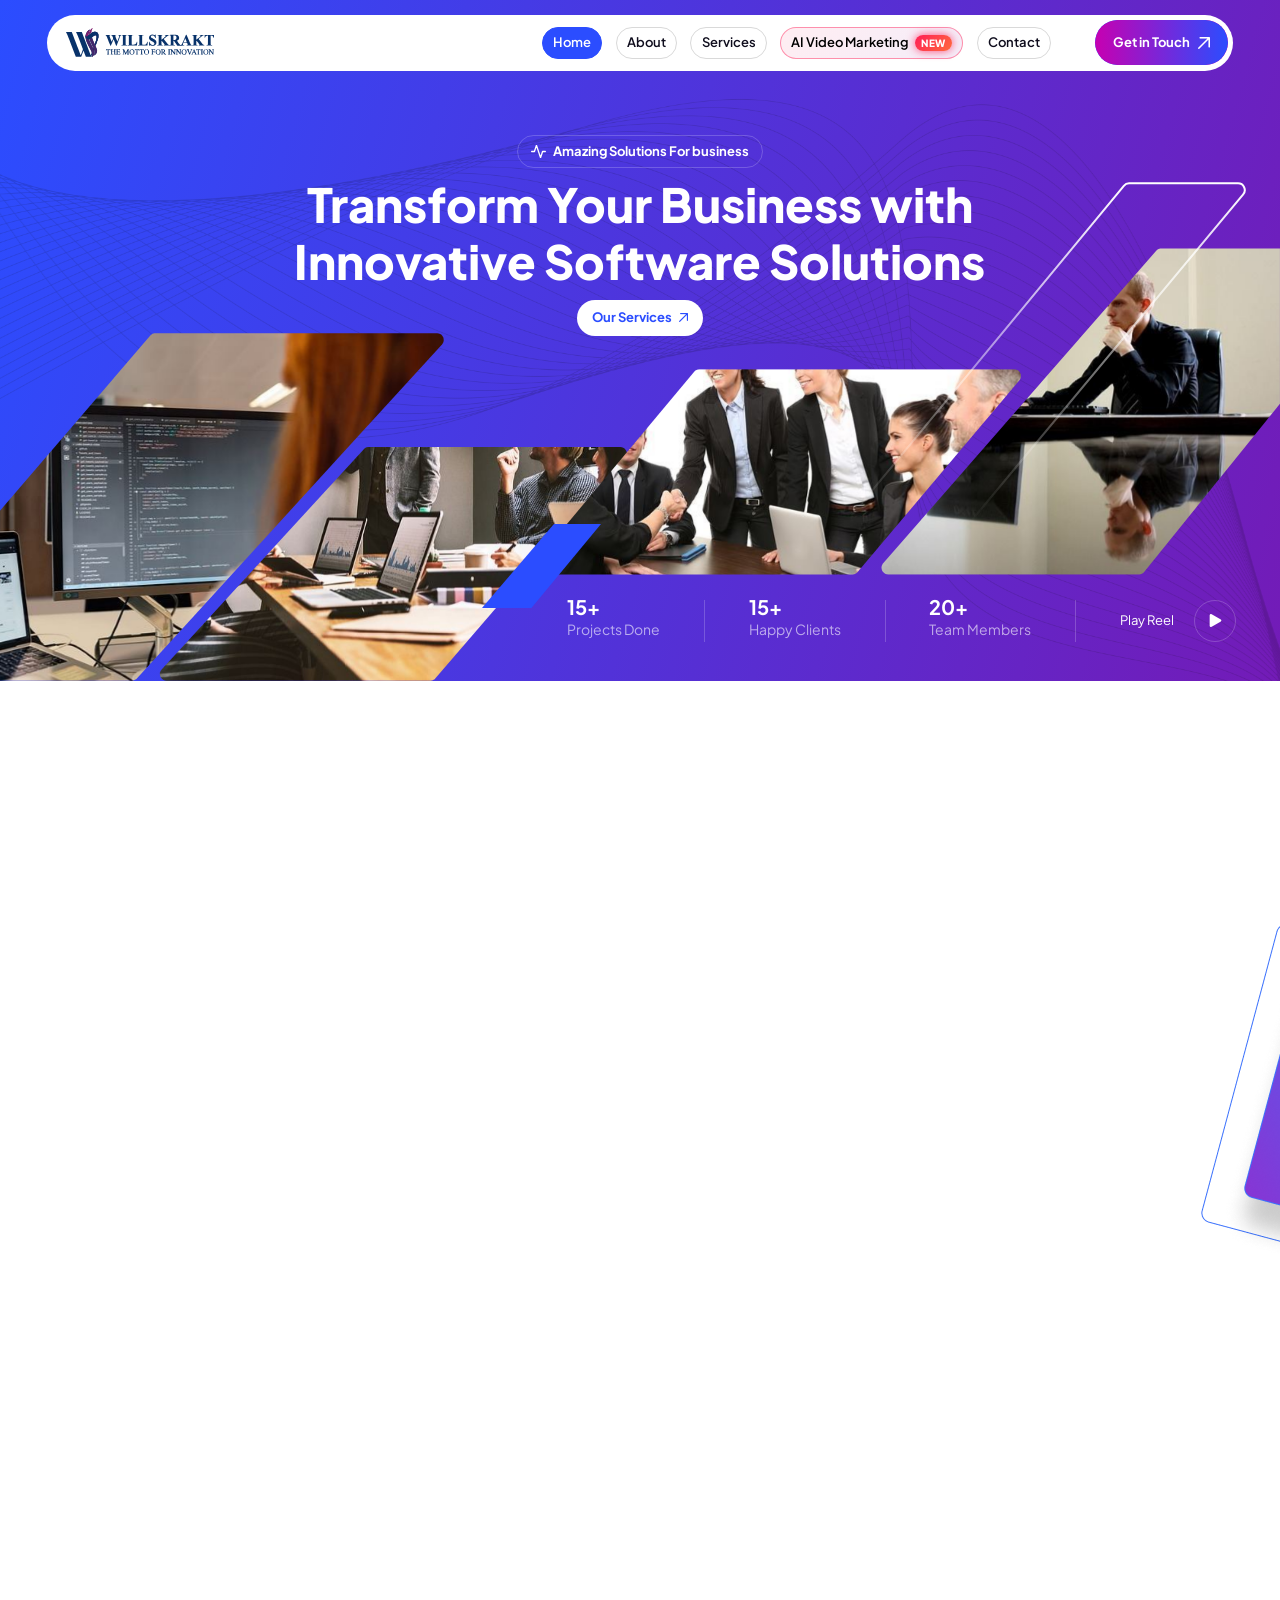
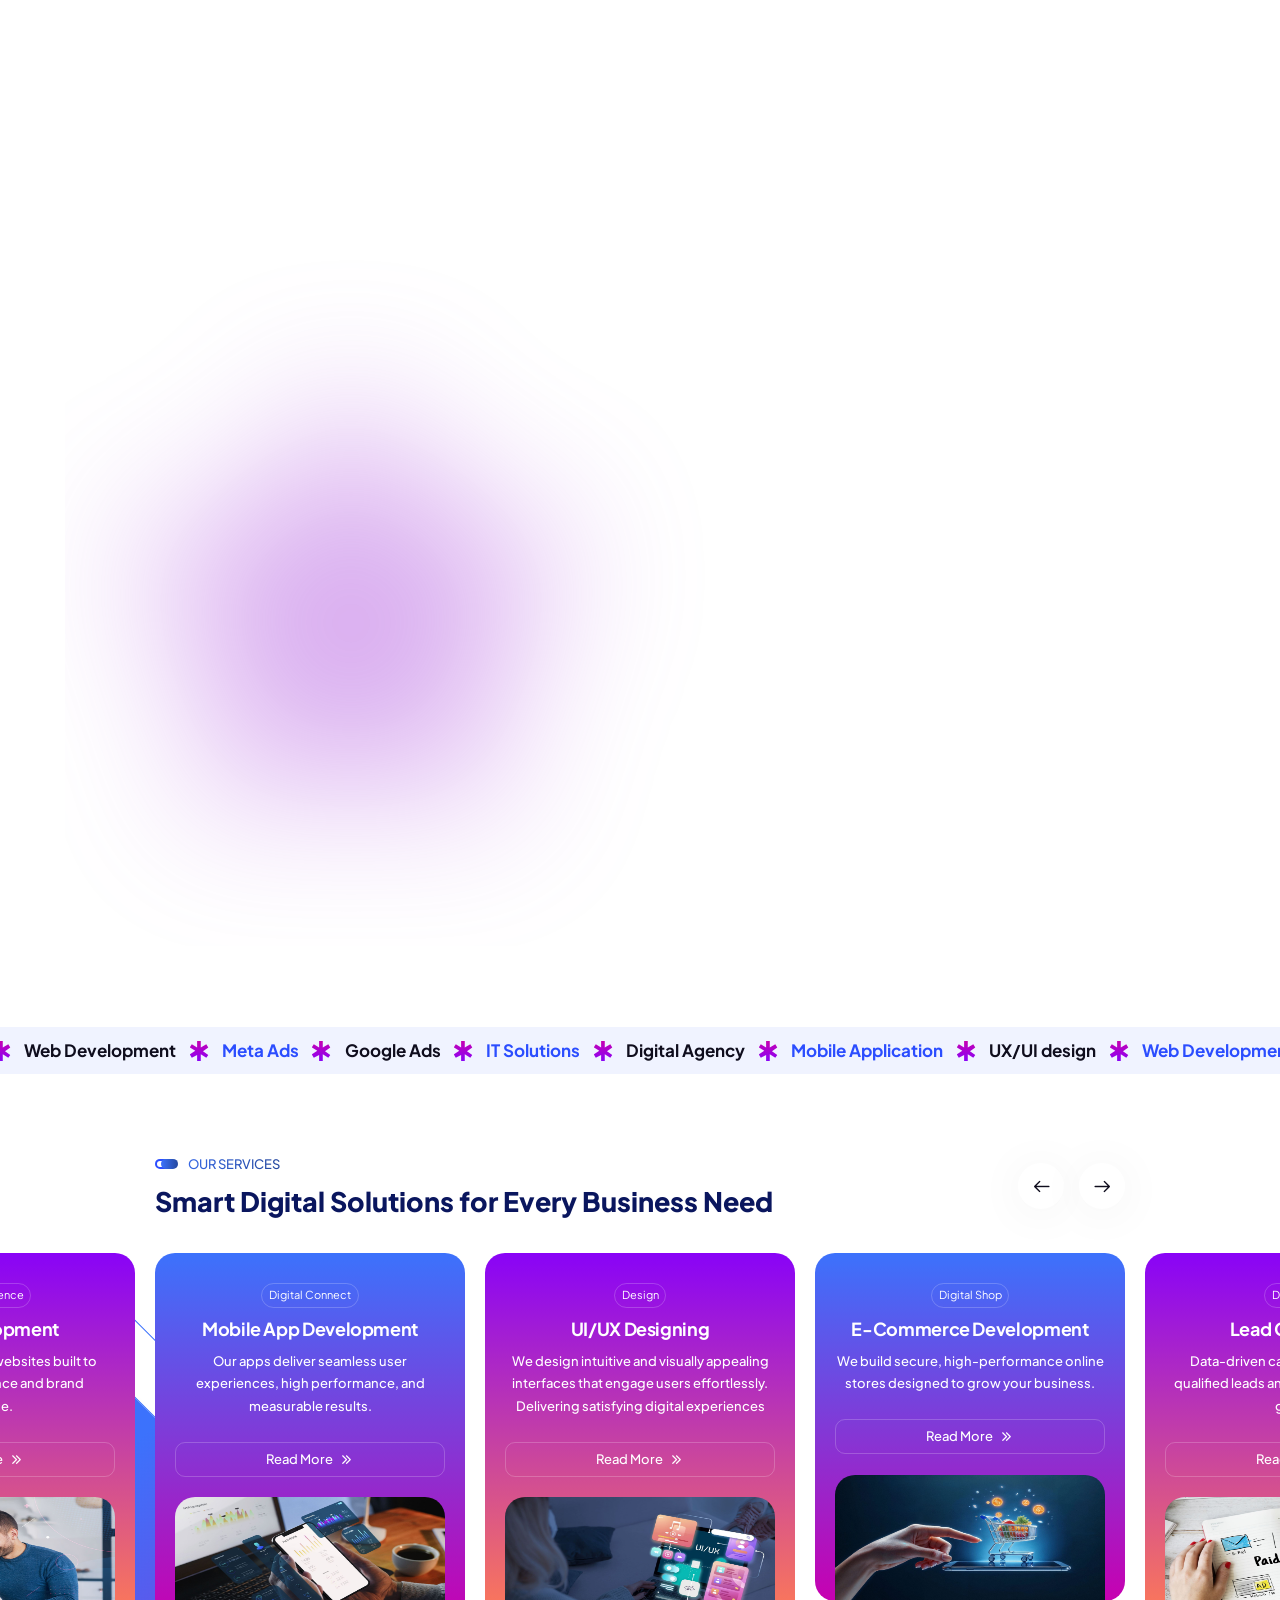
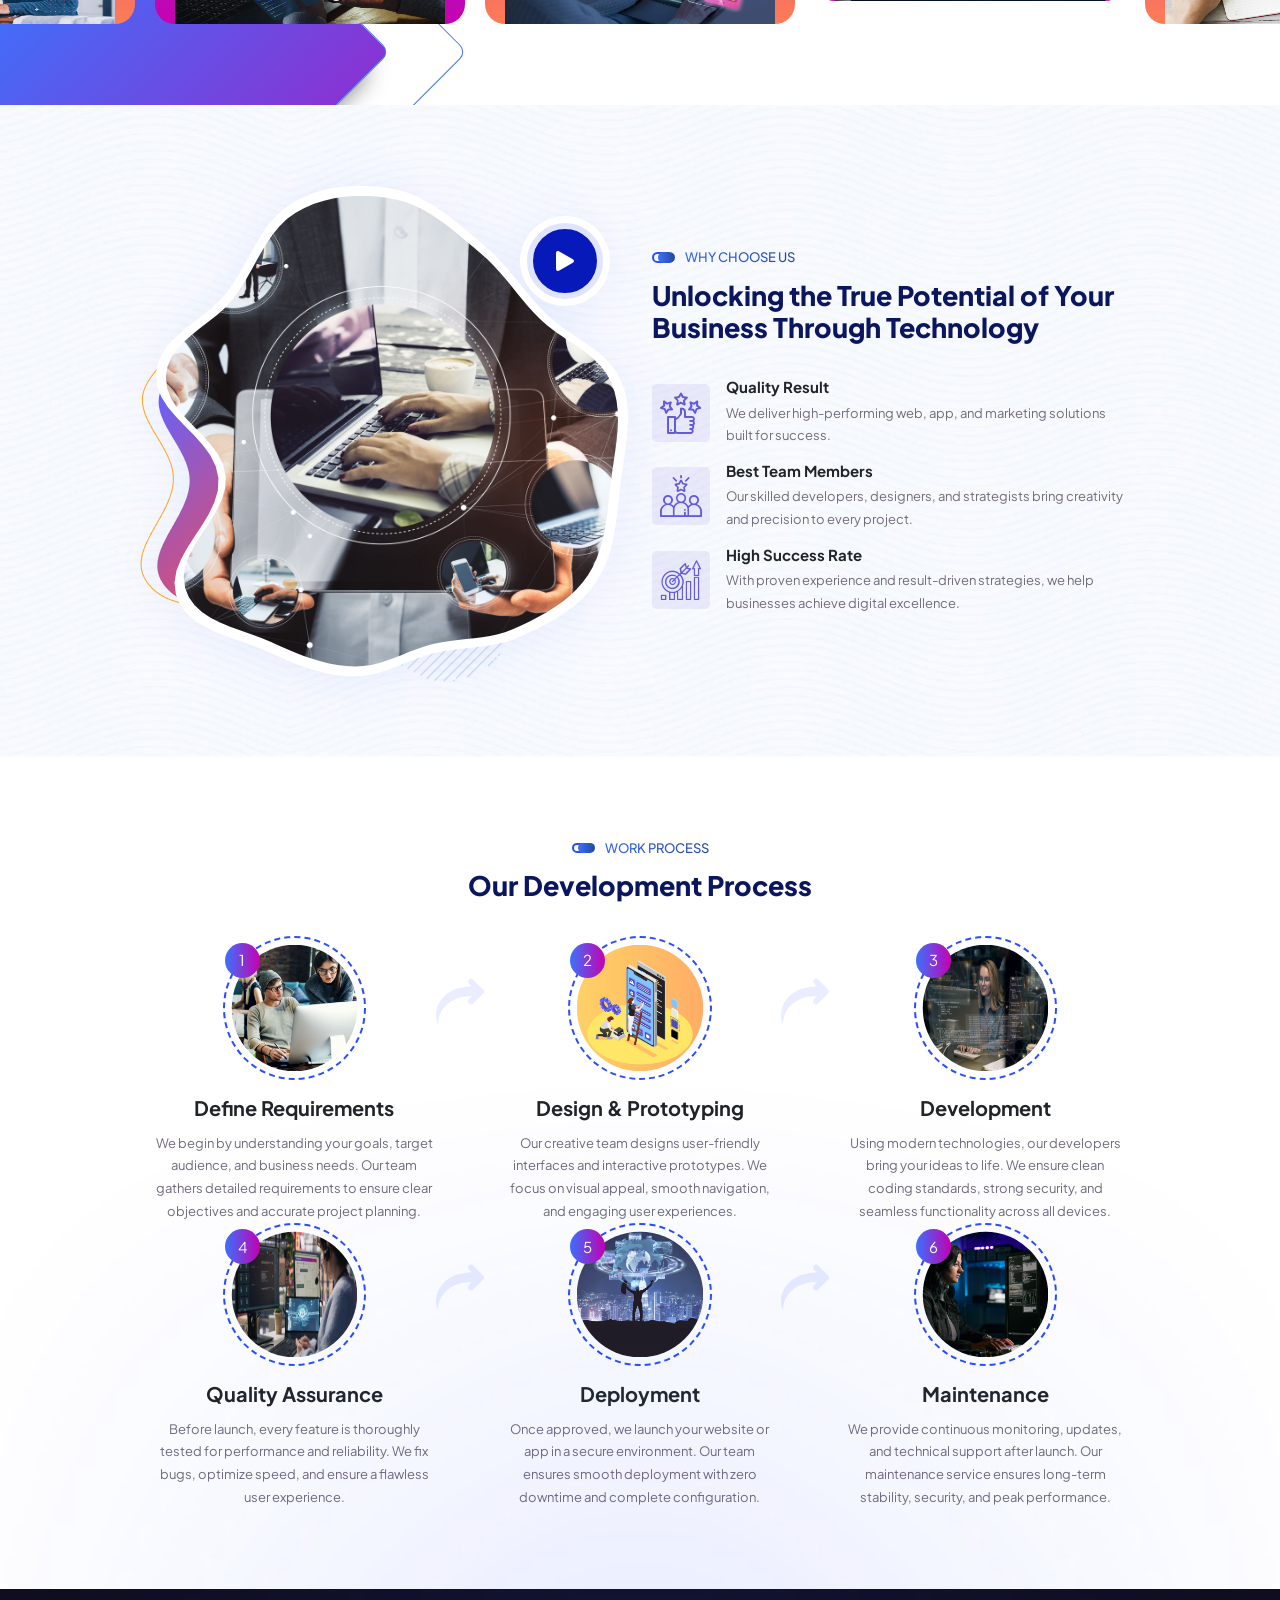
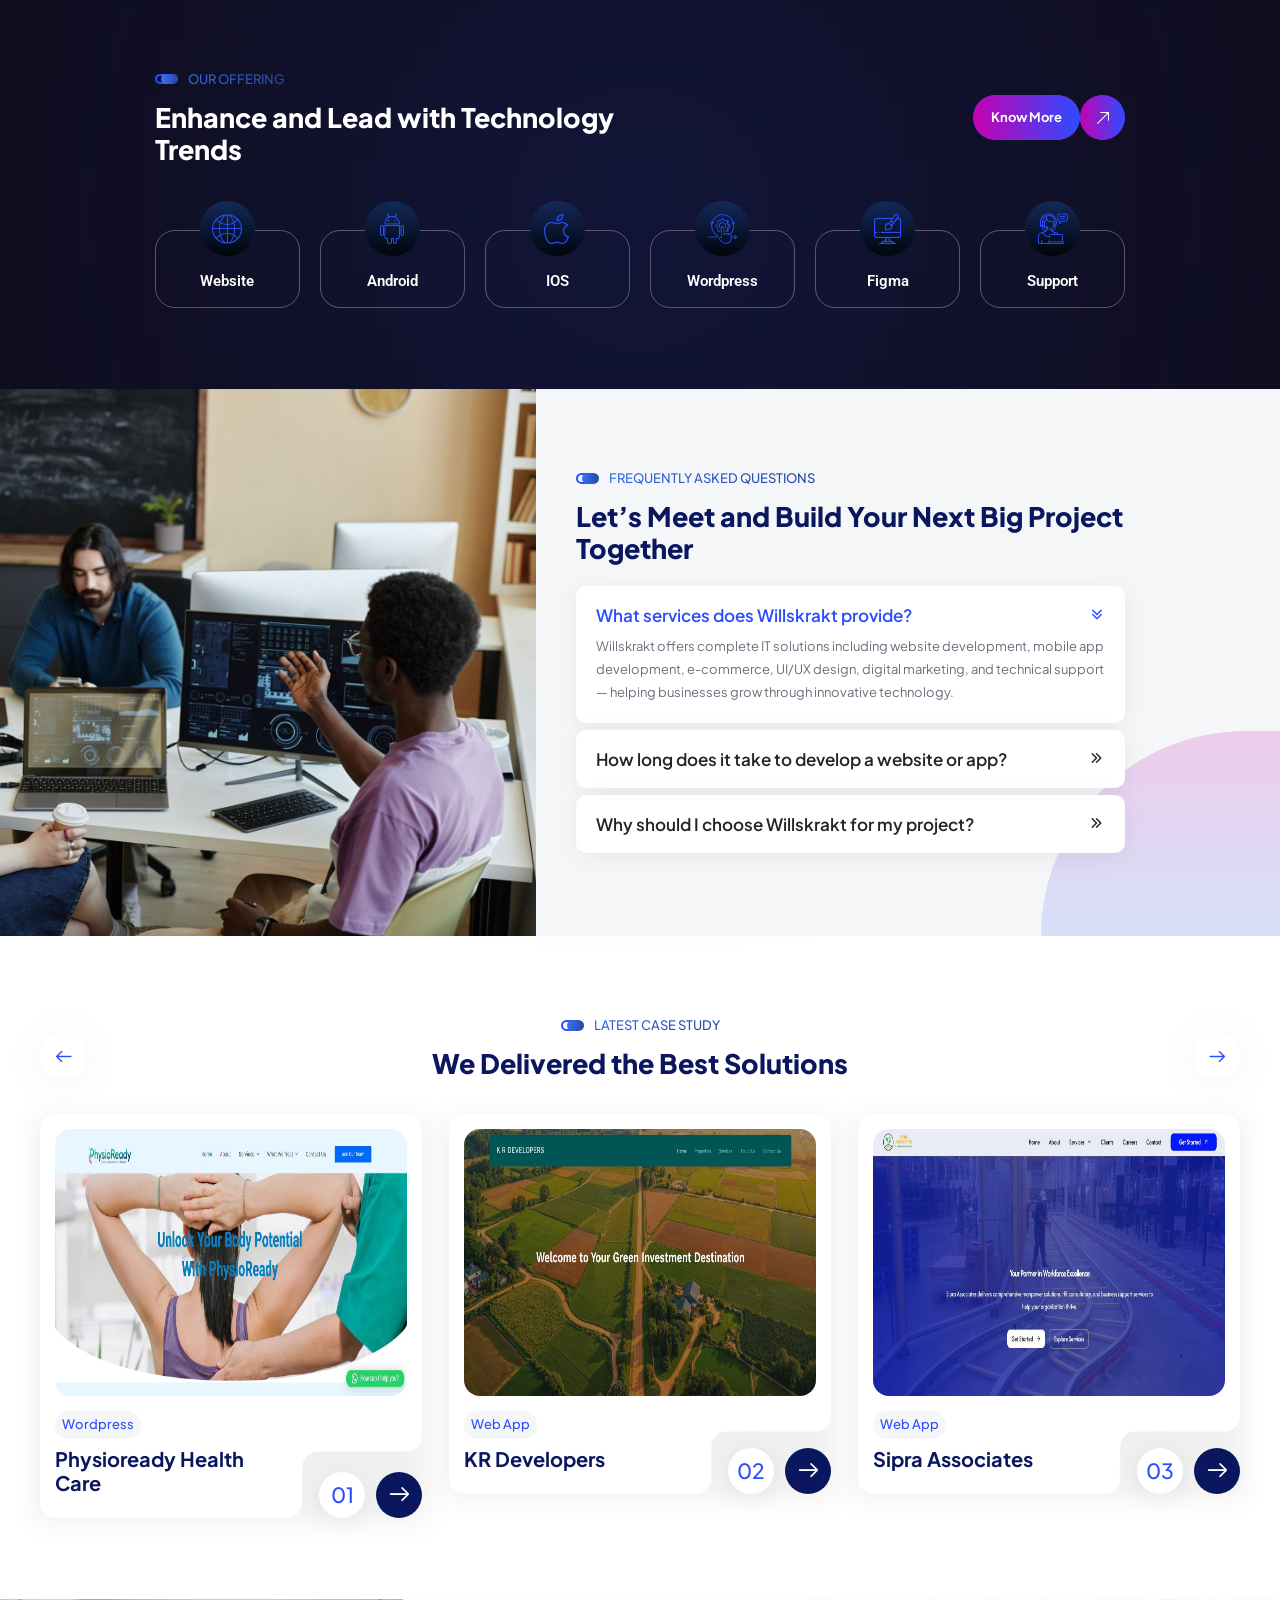
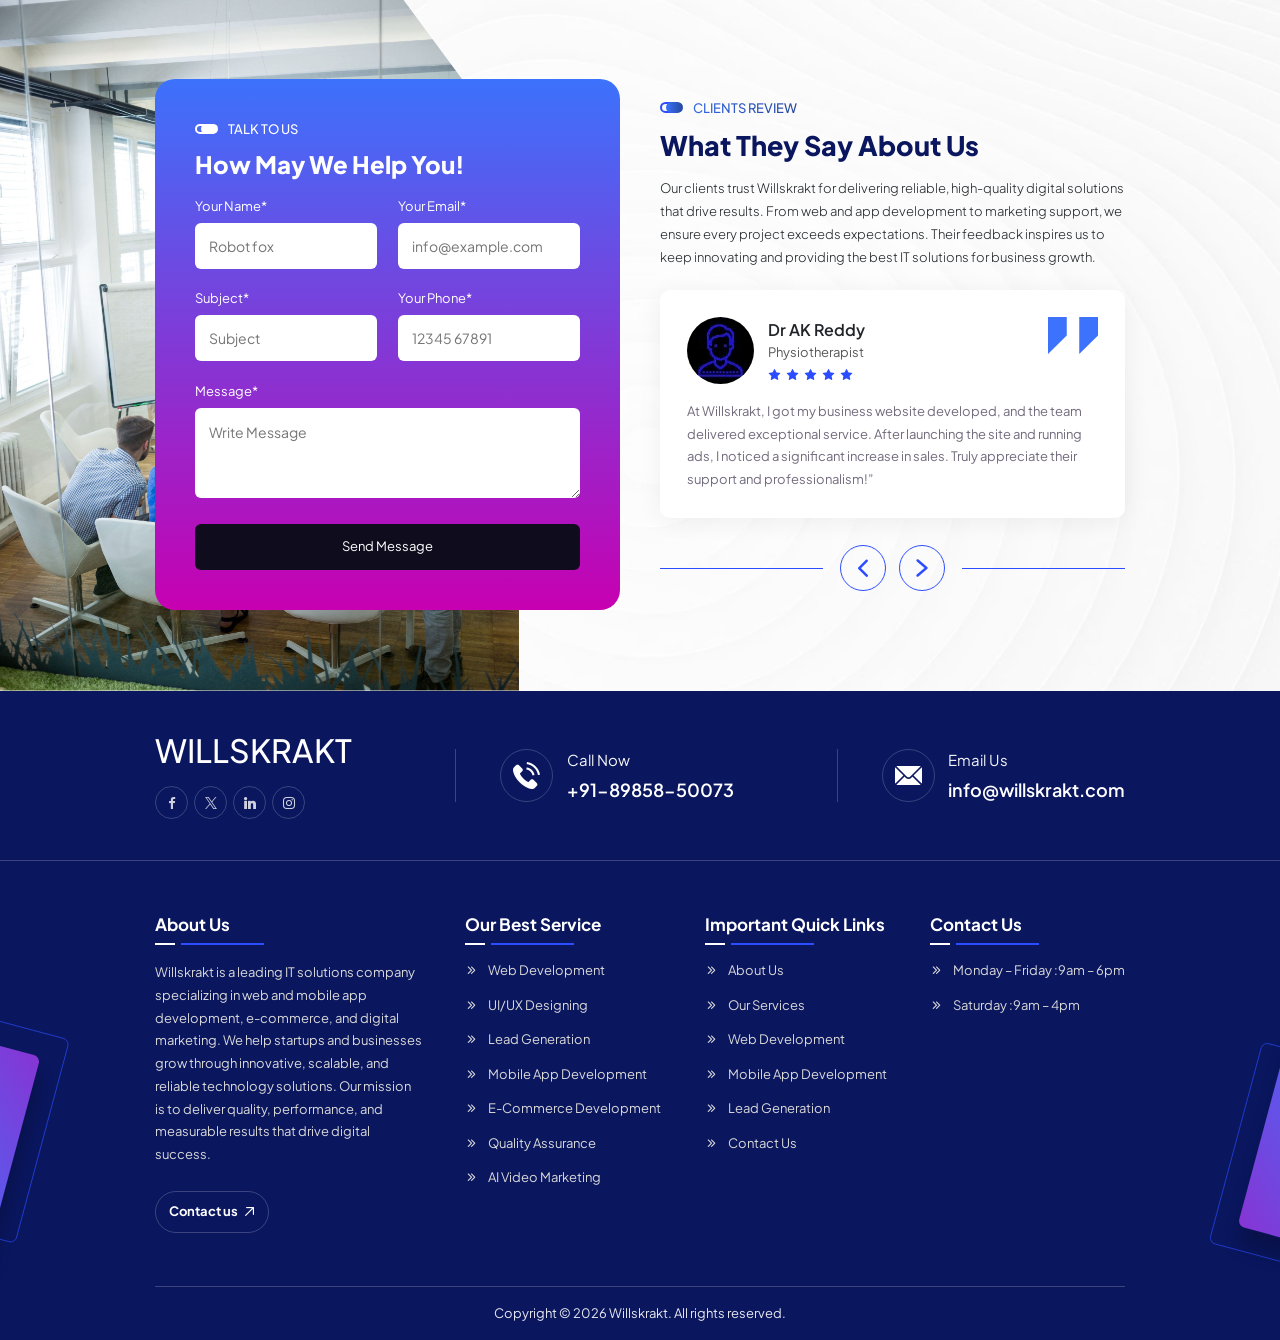
<file: index.html>
<!DOCTYPE html>
<html lang="en">

<head>
    <!-- Google Tag Manager -->
<script>(function(w,d,s,l,i){w[l]=w[l]||[];w[l].push({'gtm.start':
new Date().getTime(),event:'gtm.js'});var f=d.getElementsByTagName(s)[0],
j=d.createElement(s),dl=l!='dataLayer'?'&l='+l:'';j.async=true;j.src=
'https://www.googletagmanager.com/gtm.js?id='+i+dl;f.parentNode.insertBefore(j,f);
})(window,document,'script','dataLayer','GTM-KK2RSCH8');</script>
<!-- End Google Tag Manager -->
    
    <meta charset="UTF-8">
    <!-- Performance & SEO Meta -->
    <meta name="robots" content="index, follow">
    <meta http-equiv="X-UA-Compatible" content="IE=edge">
    <!-- DNS Prefetch -->
    <link rel="dns-prefetch" href="//fonts.googleapis.com">
    <link rel="dns-prefetch" href="//cdnjs.cloudflare.com">
    <meta name="viewport" content="width=device-width, initial-scale=1.0">
    <title>Software Development Company in Hyderabad | Willskrakt</title>
    <meta name="description" content="Willskrakt helps businesses grow with custom web development, mobile apps, e-commerce & lead generation. Transform your digital presence — get a free quote today!">
    <link rel="canonical" href="https://willskrakt.com/">
    
    <meta property="og:type" content="website">
<meta property="og:title" content="Software Development Company in Hyderabad | Willskrakt">
<meta property="og:description" content="Willskrakt helps businesses grow with custom web development, mobile apps, e-commerce & lead generation. Transform your digital presence — get a free quote today!">
<meta property="og:url" content="https://willskrakt.com/">
<meta property="og:image" content="https://willskrakt.com/assets/img/og-banner.jpg">
<meta name="twitter:card" content="summary_large_image">
<meta name="twitter:title" content="Software Development Company in Hyderabad | Willskrakt">
<meta name="twitter:description" content="Willskrakt helps businesses grow with custom web development, mobile apps, e-commerce & lead generation. Transform your digital presence — get a free quote today!">
<meta name="twitter:image" content="https://willskrakt.com/assets/img/og-banner.jpg">

    <!-- libraries CSS -->
    <link rel="stylesheet" href="assets/icon/flaticon_digicom.css">
    <link rel="stylesheet" href="assets/vendor/bootstrap/bootstrap.min.css">
    <link rel="stylesheet" href="assets/vendor/splide/splide.min.css">
    <link rel="stylesheet" href="assets/vendor/swiper/swiper-bundle.min.css">
    <link rel="stylesheet" href="assets/vendor/animate-wow/animate.min.css">

    <!-- custom CSS -->
    <link rel="stylesheet" href="assets/css/style.css">
    
    <script type="application/ld+json">
{
  "@context": "https://schema.org",
  "@graph": [
    {
      "@type": "Organization",
      "@id": "https://willskrakt.com/#organization",
      "name": "Willskrakt Private Limited",
      "url": "https://willskrakt.com",
      "logo": {
        "@type": "ImageObject",
        "url": "https://willskrakt.com/assets/img/Willskrakt-Logo.svg",
        "width": 220,
        "height": 50
      },
      "image": "https://willskrakt.com/assets/img/og-banner.jpg",
      "description": "Willskrakt is a software development and digital marketing company based in Hyderabad, offering web development, mobile apps, UI/UX design, e-commerce, QA, and lead generation services.",
      "foundingLocation": "Hyderabad, India",
      "email": "info@willskrakt.com",
      "telephone": "+91-89858-50073",
      "address": {
        "@type": "PostalAddress",
        "streetAddress": "104, RR Construction, Ameerpet",
        "addressLocality": "Hyderabad",
        "addressRegion": "Telangana",
        "postalCode": "500038",
        "addressCountry": "IN"
      },
      "contactPoint": {
        "@type": "ContactPoint",
        "telephone": "+91-89858-50073",
        "contactType": "customer service",
        "email": "info@willskrakt.com",
        "availableLanguage": ["English", "Telugu"]
      },
      "sameAs": [
        "https://maps.app.goo.gl/rQPc11TmLC9apZ748",
        "https://www.linkedin.com/company/willskrakt-private-limited/",
        "https://www.facebook.com/profile.php?id=61577901560413",
        "https://www.instagram.com/willskrakt/"
      ],
      "hasOfferCatalog": {
        "@type": "OfferCatalog",
        "name": "IT Services",
        "itemListElement": [
          { "@type": "Offer", "itemOffered": { "@type": "Service", "name": "Web Development" } },
          { "@type": "Offer", "itemOffered": { "@type": "Service", "name": "Mobile App Development" } },
          { "@type": "Offer", "itemOffered": { "@type": "Service", "name": "UI/UX Design" } },
          { "@type": "Offer", "itemOffered": { "@type": "Service", "name": "E-Commerce Development" } },
          { "@type": "Offer", "itemOffered": { "@type": "Service", "name": "Quality Assurance" } },
          { "@type": "Offer", "itemOffered": { "@type": "Service", "name": "Lead Generation" } }
        ]
      }
    },
    {
      "@type": "LocalBusiness",
      "@id": "https://willskrakt.com/#localbusiness",
      "name": "Willskrakt Private Limited",
      "url": "https://willskrakt.com",
      "image": "https://willskrakt.com/assets/img/og-banner.jpg",
      "description": "Software development and digital marketing agency in Hyderabad offering web, mobile, UI/UX, e-commerce, QA, and lead generation services.",
      "email": "info@willskrakt.com",
      "telephone": "+91-89858-50073",
      "priceRange": "₹₹",
      "address": {
        "@type": "PostalAddress",
        "streetAddress": "104, RR Construction, Ameerpet",
        "addressLocality": "Hyderabad",
        "addressRegion": "Telangana",
        "postalCode": "500038",
        "addressCountry": "IN"
      },
      "geo": {
        "@type": "GeoCoordinates",
        "latitude": 17.43891852171559,
        "longitude": 78.44687563543086
      },
      "sameAs": [
        "https://maps.app.goo.gl/rQPc11TmLC9apZ748",
        "https://www.linkedin.com/company/willskrakt-private-limited/",
        "https://www.facebook.com/profile.php?id=61577901560413",
        "https://www.instagram.com/willskrakt/"
      ],
      "areaServed": [
        { "@type": "City", "name": "Hyderabad" },
        { "@type": "State", "name": "Telangana" },
        { "@type": "State", "name": "Andhra Pradesh" }
      ],
      "openingHoursSpecification": [
        {
          "@type": "OpeningHoursSpecification",
          "dayOfWeek": ["Monday", "Tuesday", "Wednesday", "Thursday", "Friday"],
          "opens": "09:00",
          "closes": "18:00"
        }
      ]
    }
  ]
}
</script>

<script type="application/ld+json">
{
  "@context": "https://schema.org",
  "@type": "FAQPage",
  "mainEntity": [
    {
      "@type": "Question",
      "name": "What services does Willskrakt provide?",
      "acceptedAnswer": {
        "@type": "Answer",
        "text": "Willskrakt offers complete IT solutions including website development, mobile app development, e-commerce, UI/UX design, digital marketing, and technical support — helping businesses grow through innovative technology."
      }
    },
    {
      "@type": "Question",
      "name": "How long does it take to develop a website or app?",
      "acceptedAnswer": {
        "@type": "Answer",
        "text": "Project timelines depend on your requirements and complexity. On average, websites take 2–4 weeks and mobile apps take 4–8 weeks, ensuring quality, performance, and complete client satisfaction."
      }
    },
    {
      "@type": "Question",
      "name": "Why should I choose Willskrakt for my project?",
      "acceptedAnswer": {
        "@type": "Answer",
        "text": "We combine creative design, skilled development, and business-focused strategy to deliver measurable results. Our team ensures every project is secure, scalable, and built for long-term digital success."
      }
    }
  ]
}
</script>
    
</head>

<body>
    
    <!-- Google Tag Manager (noscript) -->
<noscript><iframe src="https://www.googletagmanager.com/ns.html?id=GTM-KK2RSCH8"
height="0" width="0" style="display:none;visibility:hidden"></iframe></noscript>
<!-- End Google Tag Manager (noscript) -->
    
    <div class="preloader" id="preloader">
        <div class="loader"></div>
    </div>

    <!-- SIDEBAR SECTION START -->
    <div class="ul-sidebar">
        <!-- header -->
        <div class="ul-sidebar-header">
            <div class="ul-sidebar-header-logo">
                <a href="index">
                    <img src="assets/img/logo.svg" alt="logo" class="logo">
                </a>
            </div>
            <!-- sidebar closer -->
            <button class="ul-sidebar-closer"><i class="flaticon-close-1"></i></button>
        </div>

        <div class="ul-sidebar-header-nav-wrapper d-block d-lg-none"></div>


        <!-- sidebar footer -->
        <div class="ul-sidebar-footer">
            <span class="ul-sidebar-footer-title">Follow us</span>

            <div class="ul-sidebar-footer-social">
                <a href="https://www.facebook.com/profile.php?id=61577901560413"><i class="flaticon-facebook"></i></a>
                <a href="#"><i class="flaticon-twitter"></i></a>
                <a href="https://www.instagram.com/willskrakt/"><i class="flaticon-instagram"></i></a>
                <a href="#"><i class="flaticon-linkedin-big-logo"></i></a>
            </div>
        </div>
    </div>
    <!-- SIDEBAR SECTION END -->


    <!-- HEADER SECTION START -->
    <header class="ul-header">
        <div class="ul-header-bottom to-be-sticky wow animate__slideInDown">
            <div class="ul-header-bottom-wrapper ul-header-container">
                <div class="logo-container">
                    <a href="index" class="d-inline-block"><img src="assets/img/logo.svg" alt="logo"
                            class="logo"></a>
                </div>

                <div class="ul-header-bottom-right">
                    <!-- header nav -->
                    <div class="ul-header-nav-wrapper">
                        <div class="to-go-to-sidebar-in-mobile">
                            <nav class="ul-header-nav">
                                <div class="has-sub-menu active">
                                    <a href="index" role="button">Home</a>
                                </div>
                                <a href="about">About</a>
                                <div class="has-sub-menu">
                                    <a href="services" role="button">Services</a>
                                    <div class="ul-header-submenu">
                                        <ul>
                                            <li><a href="ai-video-marketing" style="display:flex;align-items:center;justify-content:space-between;"><span>AI Video Marketing</span> <span class="ul-nav-new-badge">NEW</span></a></li>
                                            <li><a href="web-development">Web Development</a></li>
                                            <li><a href="mobile-app-development">Mobile App Development</a></li>
                                            <li><a href="ui-ux-designing">UI/UX Designing</a></li>
                                            <li><a href="e-commerce-development">E-Commerce Development</a></li>
                                            <li><a href="lead-generation">Lead Generation</a></li>
                                            <li><a href="quality-assurance">Quality Assurance</a></li>
                                        </ul>
                                    </div>
                                </div>
                                <a href="ai-video-marketing" class="ul-nav-new-pill">AI Video Marketing <span class="ul-nav-new-badge">NEW</span></a>
                                <a href="contact">Contact</a>
                            </nav>
                        </div>
                    </div>
                    <a href="contact" class="ul-btn d-sm-inline-flex d-xxs-none"><span>Get in Touch <i
                                class="flaticon-top-right"></i></span></a>
                    <button class="ul-header-sidebar-opener d-lg-none d-inline-flex"><i
                            class="flaticon-right-arrow"></i></button>
                </div>
            </div>
        </div>
    </header>
    <!-- HEADER SECTION END -->


    <main>
        <!-- BANNER SECTION START -->
        <section class="ul-banner">
            <div class="ul-banner-container">
                <div class="ul-banner-txt">
                    <span class="ul-banner-sub-title">Amazing Solutions For business</span>
                    <h1 class="ul-banner-title">Transform Your Business with Innovative Software Solutions</h1>
                    <a href="services" class="ul-banner-btn">Our Services <i class="flaticon-top-right"></i> </a>
                </div>

                <!-- vectors -->
                <div class="ul-banner-vectors">
                    <img src="assets/img/banner-vector-2.svg" alt="Vector" class="vector-1">
                    <img src="assets/img/banner-vector-3.svg" alt="Vector" class="vector-2">
                </div>

                <!-- imgs -->
                <div class="ul-banner-slider-wrapper">
                    <!-- img slider 1 -->
                    <div class="ul-banner-slider swiper" id="ul-banner-slider-1" aria-label="Banner Slider">
                        <div class="swiper-wrapper">
                            <!-- single img -->
                            <div class="swiper-slide">
                                <div class="ul-banner-img-slide">
                                    <img loading="lazy" src="assets/img/blog-b-1.jpg" alt="Image">
                                </div>
                            </div>
                            <!-- single img -->
                            <div class="swiper-slide">
                                <div class="ul-banner-img-slide">
                                    <img loading="lazy" src="assets/img/blog-b-2.jpg" alt="Image">
                                </div>
                            </div>
                            <!-- single img -->
                            <div class="swiper-slide">
                                <div class="ul-banner-img-slide">
                                    <img loading="lazy" src="assets/img/blog-b-3.jpg" alt="Image">
                                </div>
                            </div>
                            <!-- single img -->
                            <div class="swiper-slide">
                                <div class="ul-banner-img-slide">
                                    <img loading="lazy" src="assets/img/blog-b-4.jpg" alt="Image">
                                </div>
                            </div>
                        </div>
                    </div>

                    <!-- img slider 2 -->
                    <div class="ul-banner-slider swiper" id="ul-banner-slider-2" aria-label="Banner Slider">
                        <div class="swiper-wrapper">
                            <!-- single img -->
                            <div class="swiper-slide">
                                <div class="ul-banner-img-slide">
                                    <img loading="lazy" src="assets/img/blog-b-2.jpg" alt="Image">
                                </div>
                            </div>
                            <!-- single img -->
                            <div class="swiper-slide">
                                <div class="ul-banner-img-slide">
                                    <img loading="lazy" src="assets/img/blog-b-3.jpg" alt="Image">
                                </div>
                            </div>
                            <!-- single img -->
                            <div class="swiper-slide">
                                <div class="ul-banner-img-slide">
                                    <img loading="lazy" src="assets/img/blog-b-4.jpg" alt="Image">
                                </div>
                            </div>
                            <!-- single img -->
                            <div class="swiper-slide">
                                <div class="ul-banner-img-slide">
                                    <img loading="lazy" src="assets/img/blog-b-1.jpg" alt="Image">
                                </div>
                            </div>
                        </div>
                    </div>

                    <!-- img slider 3 -->
                    <div class="ul-banner-slider swiper" id="ul-banner-slider-3" aria-label="Banner Slider">
                        <div class="swiper-wrapper">
                            <!-- single img -->
                            <div class="swiper-slide">
                                <div class="ul-banner-img-slide">
                                    <img loading="lazy" src="assets/img/blog-b-3.jpg" alt="Image">
                                </div>
                            </div>
                            <!-- single img -->
                            <div class="swiper-slide">
                                <div class="ul-banner-img-slide">
                                    <img loading="lazy" src="assets/img/blog-b-4.jpg" alt="Image">
                                </div>
                            </div>
                            <!-- single img -->
                            <div class="swiper-slide">
                                <div class="ul-banner-img-slide">
                                    <img loading="lazy" src="assets/img/blog-b-1.jpg" alt="Image">
                                </div>
                            </div>
                            <!-- single img -->
                            <div class="swiper-slide">
                                <div class="ul-banner-img-slide">
                                    <img loading="lazy" src="assets/img/blog-b-2.jpg" alt="Image">
                                </div>
                            </div>
                        </div>
                    </div>

                    <!-- img slider 4 -->
                    <div class="ul-banner-slider swiper" id="ul-banner-slider-4" aria-label="Banner Slider">
                        <div class="swiper-wrapper">
                            <!-- single img -->
                            <div class="swiper-slide">
                                <div class="ul-banner-img-slide">
                                    <img loading="lazy" src="assets/img/blog-b-4.jpg" alt="Image">
                                </div>
                            </div>
                            <!-- single img -->
                            <div class="swiper-slide">
                                <div class="ul-banner-img-slide">
                                    <img loading="lazy" src="assets/img/blog-b-1.jpg" alt="Image">
                                </div>
                            </div>
                            <!-- single img -->
                            <div class="swiper-slide">
                                <div class="ul-banner-img-slide">
                                    <img loading="lazy" src="assets/img/blog-b-2.jpg" alt="Image">
                                </div>
                            </div>
                            <!-- single img -->
                            <div class="swiper-slide">
                                <div class="ul-banner-img-slide">
                                    <img loading="lazy" src="assets/img/blog-b-3.jpg" alt="Image">
                                </div>
                            </div>
                        </div>
                    </div>
                </div>

                <!-- stats -->
                <div class="ul-banner-stats">
                    <!-- single stat -->
                    <div class="ul-banner-stat">
                        <span class="ul-banner-stat-number">15+</span>
                        <span class="ul-banner-stat-text">Projects Done</span>
                    </div>
                    <!-- single stat -->
                    <div class="ul-banner-stat">
                        <span class="ul-banner-stat-number">15+</span>
                        <span class="ul-banner-stat-text">Happy Clients</span>
                    </div>
                    <!-- single stat -->
                    <div class="ul-banner-stat">
                        <span class="ul-banner-stat-number">20+</span>
                        <span class="ul-banner-stat-text">Team Members</span>
                    </div>
                    <!-- single stat -->
                    <div class="ul-banner-stat">
                        <a href="#" data-fslightbox="banner-video" class="ul-banner-stat-btn">
                            <span class="btn-txt">Play Reel</span>
                            <i class="flaticon-play-button-arrowhead"></i>
                        </a>
                    </div>
                </div>
            </div>
        </section>
        <!-- BANNER SECTION END -->


        <!-- ABOUT SECTION START -->
        <section class="ul-about ul-section-spacing">
            <div class="ul-about-container">
                <div class="ul-about-content-wrapper">
                    <div class="ul-about-content-nav ul-about-sticky d-none">
                        <a href="#about-tab-1">Problem Solving <i class="flaticon-top-right"></i></a>
                        <a href="#about-tab-2">Our Mission <i class="flaticon-top-right"></i></a>
                        <a href="#about-tab-3">Our Vision <i class="flaticon-top-right"></i></a>
                    </div>
                    <div class="ul-about-content-tabs">
                        <div class="ul-about-content-tab tab ul-about-sticky" id="about-tab-1">
                            <a href="#about-tab-1" class="tab-sticky-nav">Problem Solving <i
                                    class="flaticon-top-right"></i></a>
                            <div class="row row-cols-md-2 row-cols-1 align-items-center">
                                <div class="col">
                                    <div class="ul-about-content-tab-img">
                                        <img loading="lazy" src="assets/img/about-tab-img.png" alt="About Tab Image">
                                    </div>
                                </div>
                                <div class="col">
                                    <div class="ul-about-content-tab-txt">
                                        <span class="ul-section-sub-title">About Us</span>
                                        <h2 class="ul-section-title">Driving Business Success Through Smart Technology
                                        </h2>
                                        <p class="ul-about-content-tab-descr">At Willskrakt, we combine innovation and
                                            engineering to help businesses grow digitally. Our expert team delivers
                                            custom web, mobile, and e-commerce solutions that transform ideas into
                                            real-world success.</p>

                                        <ul class="ul-about-content-tab-list">
                                            <li>End-to-end IT solutions for startups and enterprises</li>
                                            <li>Scalable web & mobile app development that drives results</li>
                                            <li>Proven digital strategies focused on business growth</li>
                                        </ul>

                                        <a href="about" class="ul-btn ul-btn--2"><span>Know More</span><i
                                                class="flaticon-up-right-arrow"></i></a>
                                    </div>
                                </div>
                            </div>
                        </div>
                        <div class="ul-about-content-tab tab ul-about-sticky" id="about-tab-2">
                            <a href="#about-tab-2" class="tab-sticky-nav">Our Mission <i
                                    class="flaticon-top-right"></i></a>
                            <div class="row row-cols-md-2 row-cols-1 align-items-center">
                                <div class="col">
                                    <div class="ul-about-content-tab-img">
                                        <img loading="lazy" src="assets/img/about-tab-img-2.jpg" alt="About Tab Image">
                                    </div>
                                </div>
                                <div class="col">
                                    <div class="ul-about-content-tab-txt">
                                        <span class="ul-section-sub-title">Our Mission</span>
                                        <h2 class="ul-section-title">Creating Scalable Digital Solutions That Power
                                            Business Growth</h2>
                                        <p class="ul-about-content-tab-descr">Our mission is to simplify technology for
                                            every business. We aim to design and develop digital products that enhance
                                            efficiency, improve customer experience, and accelerate growth.</p>

                                        <ul class="ul-about-content-tab-list">
                                            <li>Deliver high-quality, performance-driven digital products</li>
                                            <li>Support businesses with reliable tech and creative design</li>
                                            <li>Empower clients through innovation and measurable outcomes</li>
                                        </ul>

                                        <a href="about" class="ul-btn ul-btn--2"><span>Know More</span><i
                                                class="flaticon-up-right-arrow"></i></a>
                                    </div>
                                </div>
                            </div>
                        </div>
                        <div class="ul-about-content-tab tab ul-about-sticky" id="about-tab-3">
                            <a href="#about-tab-2" class="tab-sticky-nav">Our Vision <i
                                    class="flaticon-top-right"></i></a>
                            <div class="row row-cols-md-2 row-cols-1 align-items-center">
                                <div class="col">
                                    <div class="ul-about-content-tab-img">
                                        <img loading="lazy" src="assets/img/about-tab-img-3.avif" alt="About Tab Image">
                                    </div>
                                </div>
                                <div class="col">
                                    <div class="ul-about-content-tab-txt">
                                        <span class="ul-section-sub-title">Our Vision</span>
                                        <h2 class="ul-section-title">Empowering Businesses To Lead In The Digital Future
                                        </h2>
                                        <p class="ul-about-content-tab-descr">We envision a world where technology helps
                                            every business grow smarter, faster, and stronger. Willskrakt strives to be
                                            a trusted global partner for innovation, transformation, and long-term
                                            digital success.</p>

                                        <ul class="ul-about-content-tab-list">
                                            <li>Build a future-ready ecosystem for all businesses</li>
                                            <li>Lead digital transformation with modern IT solutions</li>
                                            <li>Create lasting value through innovation and trust</li>
                                        </ul>

                                        <a href="about" class="ul-btn ul-btn--2"><span>Know More</span><i
                                                class="flaticon-up-right-arrow"></i></a>
                                    </div>
                                </div>
                            </div>
                        </div>
                    </div>
                </div>
            </div>

            <div class="ul-about-vectors">
                <img loading="lazy" src="assets/img/about-vector-1.svg" alt="" class="vector-1">
                <img loading="lazy" src="assets/img/about-vector-2.png" alt="" class="vector-2">
            </div>
        </section>
        <!-- ABOUT SECTION END -->


        <!-- TICKER TEXT AREA START -->
        <div class="ul-ticker">
            <div class="splide ul-ticker-slider" aria-label="Ticker Slider">
                <div class="splide__track">
                    <ul class="splide__list">
                        <!-- single slide -->
                        <li class="splide__slide">
                            <p>Meta Ads</p>
                        </li>
                        <!-- single slide -->
                        <li class="splide__slide">
                            <p>Google Ads</p>
                        </li>
                        <!-- single slide -->
                        <li class="splide__slide">
                            <p>IT Solutions</p>
                        </li>
                        <!-- single slide -->
                        <li class="splide__slide">
                            <p>Digital Agency</p>
                        </li>
                        <!-- single slide -->
                        <li class="splide__slide">
                            <p>Mobile Application</p>
                        </li>
                        <!-- single slide -->
                        <li class="splide__slide">
                            <p>UX/UI design</p>
                        </li>
                        <!-- single slide -->
                        <li class="splide__slide">
                            <p>Web Development</p>
                        </li>
                    </ul>
                </div>
            </div>
        </div>
        <!-- TICKER TEXT AREA END -->


        <!-- SERVICES SECTION START -->
        <section class="ul-services ul-section-spacing">
            <div class="ul-container">
                <!-- section heading -->
                <div class="ul-section-heading">
                    <div class="left">
                        <span class="ul-section-sub-title">Our Services</span>
                        <h2 class="ul-section-title">Smart Digital Solutions for Every Business Need</h2>
                    </div>
                    <div class="ul-slider-nav ul-services-slider-nav">
                        <button class="prev"><i class="flaticon-back"></i></button>
                        <button class="next"><i class="flaticon-next-1"></i></button>
                    </div>
                </div>

                <!-- services slider -->
                <div class="ul-services-slider swiper overflow-visible">
                    <div class="swiper-wrapper">
                        <!-- single service -->
                        <div class="swiper-slide">
                            <div class="ul-service">
                                <div class="ul-service-txt">
                                    <span class="ul-service-sub-title">Digital Presence</span>
                                    <h3 class="ul-service-title">Web Development</h3>
                                    <p class="ul-service-descr">Custom, responsive websites built to enhance performance
                                        and brand presence.</p>
                                    <a href="web-development" class="ul-service-btn">Read More <i
                                            class="flaticon-right"></i></a>
                                </div>
                                <div class="ul-service-img">
                                    <img loading="lazy" src="assets/img/service-1.jpg" alt="Image">
                                </div>
                            </div>
                        </div>

                        <!-- single service -->
                        <div class="swiper-slide">
                            <div class="ul-service">
                                <div class="ul-service-txt">
                                    <span class="ul-service-sub-title">Digital Connect</span>
                                    <h3 class="ul-service-title">Mobile App Development</h3>
                                    <p class="ul-service-descr">Our apps deliver seamless user experiences, high
                                        performance, and measurable results.</p>
                                    <a href="mobile-app-development" class="ul-service-btn">Read More <i
                                            class="flaticon-right"></i></a>
                                </div>
                                <div class="ul-service-img">
                                    <img loading="lazy" src="assets/img/service-2.jpg" alt="Image">
                                </div>
                            </div>
                        </div>

                        <!-- single service -->
                        <div class="swiper-slide">
                            <div class="ul-service">
                                <div class="ul-service-txt">
                                    <span class="ul-service-sub-title">Design</span>
                                    <h3 class="ul-service-title">UI/UX Designing</h3>
                                    <p class="ul-service-descr">We design intuitive and visually appealing interfaces
                                        that engage users effortlessly. Delivering satisfying digital experiences</p>
                                    <a href="ui-ux-designing" class="ul-service-btn">Read More <i
                                            class="flaticon-right"></i></a>
                                </div>
                                <div class="ul-service-img">
                                    <img loading="lazy" src="assets/img/service-3.jpg" alt="Image">
                                </div>
                            </div>
                        </div>

                        <!-- single service -->
                        <div class="swiper-slide">
                            <div class="ul-service">
                                <div class="ul-service-txt">
                                    <span class="ul-service-sub-title">Digital Shop</span>
                                    <h3 class="ul-service-title">E-Commerce Development</h3>
                                    <p class="ul-service-descr">We build secure, high-performance online stores designed
                                        to grow your business.</p>
                                    <a href="e-commerce-development" class="ul-service-btn">Read More <i
                                            class="flaticon-right"></i></a>
                                </div>
                                <div class="ul-service-img">
                                    <img loading="lazy" src="assets/img/service-4.jpg" alt="Image">
                                </div>
                            </div>
                        </div>

                        <!-- single service -->
                        <div class="swiper-slide">
                            <div class="ul-service">
                                <div class="ul-service-txt">
                                    <span class="ul-service-sub-title">Digital Ads</span>
                                    <h3 class="ul-service-title">Lead Generation</h3>
                                    <p class="ul-service-descr">Data-driven campaigns generating qualified leads and
                                        measurable business growth.</p>
                                    <a href="lead-generation" class="ul-service-btn">Read More <i
                                            class="flaticon-right"></i></a>
                                </div>
                                <div class="ul-service-img">
                                    <img loading="lazy" src="assets/img/service-5.jpg" alt="Image">
                                </div>
                            </div>
                        </div>

                        <!-- single service -->
                        <div class="swiper-slide">
                            <div class="ul-service">
                                <div class="ul-service-txt">
                                    <span class="ul-service-sub-title">Quality</span>
                                    <h3 class="ul-service-title">Quality Assurance</h3>
                                    <p class="ul-service-descr">Comprehensive testing ensuring flawless performance,
                                        security, and reliability always.</p>
                                    <a href="quality-assurance" class="ul-service-btn">Read More <i
                                            class="flaticon-right"></i></a>
                                </div>
                                <div class="ul-service-img">
                                    <img loading="lazy" src="assets/img/service-6.jpg" alt="Image">
                                </div>
                            </div>
                        </div>
                        <!-- single service -->
                        <div class="swiper-slide">
                            <div class="ul-service">
                                <div class="ul-service-txt">
                                    <span class="ul-service-sub-title">AI Creative</span>
                                    <h3 class="ul-service-title">AI Video Marketing</h3>
                                    <p class="ul-service-descr">AI-powered promotional videos for products, services, real estate & businesses � at affordable pricing.</p>
                                    <a href="ai-video-marketing" class="ul-service-btn">Read More <i class="flaticon-right"></i></a>
                                </div>
                                <div class="ul-service-img">
                                    <img loading="lazy" src="assets/img/service-6.jpg" alt="AI Video Marketing">
                                </div>
                            </div>
                        </div>
                    </div>
                </div>
            </div>


            <div>
                <div class="ul-services-vector"></div>
                <div class="ul-services-vector vector-2"></div>
            </div>
        </section>
        <!-- SERVICES SECTION END -->


        <!-- WHY CHOOSE US SECTION START -->
        <section class="ul-why-choose-us ul-section-spacing">
            <div class="ul-container">
                <div class="row row-cols-md-2 row-cols-1 gy-5 align-items-center">
                    <!-- img -->
                    <div class="col">
                        <div class="ul-why-choose-us-img">
                            <img loading="lazy" src="assets/img/why-choose-us-img.png" alt="Image" class="main-img">

                            <!-- video btn -->
                            <div class="ul-why-choose-us-video-btn-wrapper">
                                <a data-fslightbox class="ul-why-choose-us-video-btn"><i
                                        class="flaticon-play-button-arrowhead"></i></a>
                            </div>

                            <!-- vectors -->
                            <div class="ul-why-choose-us-vectors">
                                <img loading="lazy" src="assets/img/why-choose-us-vector.png" alt="vector" class="vector-1">
                                <img loading="lazy" src="assets/img/why-choose-us-vector-2.png" alt="vector" class="vector-2">
                            </div>
                        </div>
                    </div>

                    <!-- txt -->
                    <div class="col">
                        <div class="ul-why-choose-us-txt">
                            <div class="ul-section-heading">
                                <div class="left">
                                    <span class="ul-section-sub-title">Why Choose Us</span>
                                    <h2 class="ul-section-title">Unlocking the True Potential of Your Business Through
                                        Technology</h2>
                                </div>
                            </div>
                            <div class="ul-why-choose-us-points">
                                <!-- single point -->
                                <div class="ul-why-choose-us-point">
                                    <div class="ul-why-choose-us-point-icon">
                                        <i class="flaticon-satisfaction"></i>
                                    </div>
                                    <div class="ul-why-choose-us-point-txt">
                                        <h3 class="ul-why-choose-us-point-title">Quality Result</h3>
                                        <p class="ul-why-choose-us-point-descr">We deliver high-performing web, app, and
                                            marketing solutions built for success.</p>
                                    </div>
                                </div>

                                <!-- single point -->
                                <div class="ul-why-choose-us-point">
                                    <div class="ul-why-choose-us-point-icon">
                                        <i class="flaticon-teamwork"></i>
                                    </div>
                                    <div class="ul-why-choose-us-point-txt">
                                        <h3 class="ul-why-choose-us-point-title">Best Team Members</h3>
                                        <p class="ul-why-choose-us-point-descr">Our skilled developers, designers, and
                                            strategists bring creativity and precision to every project.</p>
                                    </div>
                                </div>

                                <!-- single point -->
                                <div class="ul-why-choose-us-point">
                                    <div class="ul-why-choose-us-point-icon">
                                        <i class="flaticon-targeted"></i>
                                    </div>
                                    <div class="ul-why-choose-us-point-txt">
                                        <h3 class="ul-why-choose-us-point-title">High Success Rate</h3>
                                        <p class="ul-why-choose-us-point-descr">With proven experience and result-driven
                                            strategies, we help businesses achieve digital excellence.</p>
                                    </div>
                                </div>
                            </div>
                        </div>
                    </div>
                </div>
            </div>
        </section>
        <!-- WHY CHOOSE US SECTION END -->


        <!-- WORK PROCESS SECTION START -->
        <section class="ul-work-process ul-section-spacing overflow-hidden">
            <div class="ul-container">
                <div class="ul-section-heading text-center justify-content-center">
                    <div class="left">
                        <span class="ul-section-sub-title">Work Process</span>
                        <h2 class="ul-section-title">Our Development Process</h2>
                    </div>
                </div>

                <div class="row ul-bs-row row-cols-md-3 row-cols-2 row-cols-xxs-1 ul-work-process-row">
                    <!-- single process -->
                    <div class="col">
                        <div class="ul-work-process-single">
                            <div class="ul-work-process-single-img">
                                <img loading="lazy" src="assets/img/process=1.jpg" alt="Image">
                                <div class="ul-work-process-single-index"><span>1</span></div>
                            </div>

                            <div class="ul-work-process-single-txt">
                                <h3 class="ul-work-process-single-title">Define Requirements</h3>
                                <p class="ul-work-process-single-descr">We begin by understanding your goals, target
                                    audience, and business needs. Our team gathers detailed requirements to ensure clear
                                    objectives and accurate project planning.</p>
                            </div>
                        </div>
                    </div>

                    <!-- single process -->
                    <div class="col">
                        <div class="ul-work-process-single">
                            <div class="ul-work-process-single-img">
                                <img loading="lazy" src="assets/img/process-2.jpg" alt="Image">
                                <div class="ul-work-process-single-index"><span>2</span></div>
                            </div>

                            <div class="ul-work-process-single-txt">
                                <h3 class="ul-work-process-single-title">Design & Prototyping</h3>
                                <p class="ul-work-process-single-descr">Our creative team designs user-friendly
                                    interfaces and interactive prototypes. We focus on visual appeal, smooth navigation,
                                    and engaging user experiences.</p>
                            </div>
                        </div>
                    </div>

                    <!-- single process -->
                    <div class="col">
                        <div class="ul-work-process-single">
                            <div class="ul-work-process-single-img">
                                <img loading="lazy" src="assets/img/process-3.jpg" alt="Image">
                                <div class="ul-work-process-single-index"><span>3</span></div>
                            </div>

                            <div class="ul-work-process-single-txt">
                                <h3 class="ul-work-process-single-title">Development</h3>
                                <p class="ul-work-process-single-descr">Using modern technologies, our developers bring
                                    your ideas to life. We ensure clean coding standards, strong security, and seamless
                                    functionality across all devices.</p>
                            </div>
                        </div>
                    </div>
                </div>
                <div class="row ul-bs-row row-cols-md-3 row-cols-2 row-cols-xxs-1 ul-work-process-row">
                    <!-- single process -->
                    <div class="col">
                        <div class="ul-work-process-single">
                            <div class="ul-work-process-single-img">
                                <img loading="lazy" src="assets/img/process-4.jpg" alt="Image">
                                <div class="ul-work-process-single-index"><span>4</span></div>
                            </div>

                            <div class="ul-work-process-single-txt">
                                <h3 class="ul-work-process-single-title">Quality Assurance</h3>
                                <p class="ul-work-process-single-descr">Before launch, every feature is thoroughly
                                    tested for performance and reliability. We fix bugs, optimize speed, and ensure a
                                    flawless user experience.</p>
                            </div>
                        </div>
                    </div>

                    <!-- single process -->
                    <div class="col">
                        <div class="ul-work-process-single">
                            <div class="ul-work-process-single-img">
                                <img loading="lazy" src="assets/img/process-5.jpg" alt="Image">
                                <div class="ul-work-process-single-index"><span>5</span></div>
                            </div>

                            <div class="ul-work-process-single-txt">
                                <h3 class="ul-work-process-single-title">Deployment</h3>
                                <p class="ul-work-process-single-descr">Once approved, we launch your website or app in
                                    a secure environment. Our team ensures smooth deployment with zero downtime and
                                    complete configuration.</p>
                            </div>
                        </div>
                    </div>

                    <!-- single process -->
                    <div class="col">
                        <div class="ul-work-process-single">
                            <div class="ul-work-process-single-img">
                                <img loading="lazy" src="assets/img/process-6.jpg" alt="Image">
                                <div class="ul-work-process-single-index"><span>6</span></div>
                            </div>

                            <div class="ul-work-process-single-txt">
                                <h3 class="ul-work-process-single-title">Maintenance</h3>
                                <p class="ul-work-process-single-descr">We provide continuous monitoring, updates, and
                                    technical support after launch. Our maintenance service ensures long-term stability,
                                    security, and peak performance.</p>
                            </div>
                        </div>
                    </div>
                </div>
            </div>
        </section>
        <!-- WORK PROCESS SECTION END -->


        <!-- OFFERING SECTION START -->
        <section class="ul-offerings ul-section-spacing">
            <div class="ul-container">
                <!-- section heading -->
                <div class="ul-section-heading">
                    <div class="left">
                        <span class="ul-section-sub-title">Our offering</span>
                        <h2 class="ul-section-title">Enhance and Lead with Technology Trends</h2>
                    </div>

                    <a href="services" class="ul-btn ul-btn--2"><span>Know More</span><i
                            class="flaticon-up-right-arrow"></i></a>
                </div>

                <!-- offerings row -->
                <div class="ul-offerings-row row ul-bs-row row-cols-lg-6 row-cols-md-4 row-cols-3 row-cols-xxs-2">
                    <!-- single offering -->
                    <div class="col">
                        <div class="ul-offering">
                            <div class="ul-offering-icon"><i class="flaticon-globe"></i></div>
                            <h3 class="ul-offering-title">Website</h3>
                        </div>
                    </div>

                    <!-- single offering -->
                    <div class="col">
                        <div class="ul-offering">
                            <div class="ul-offering-icon"><i class="flaticon-android"></i></div>
                            <h3 class="ul-offering-title">Android</h3>
                        </div>
                    </div>

                    <!-- single offering -->
                    <div class="col">
                        <div class="ul-offering">
                            <div class="ul-offering-icon"><i class="flaticon-apple"></i></div>
                            <h3 class="ul-offering-title">IOS</h3>
                        </div>
                    </div>

                    <!-- single offering -->
                    <div class="col">
                        <div class="ul-offering">
                            <div class="ul-offering-icon"><i class="flaticon-simplicity"></i></div>
                            <h3 class="ul-offering-title">Wordpress</h3>
                        </div>
                    </div>

                    <!-- single offering -->
                    <div class="col">
                        <div class="ul-offering">
                            <div class="ul-offering-icon"><i class="flaticon-web-design"></i></div>
                            <h3 class="ul-offering-title">Figma</h3>
                        </div>
                    </div>

                    <!-- single offering -->
                    <div class="col">
                        <div class="ul-offering">
                            <div class="ul-offering-icon"><i class="flaticon-live-chat"></i></div>
                            <h3 class="ul-offering-title">Support</h3>
                        </div>
                    </div>
                </div>
            </div>
        </section>
        <!-- OFFERING SECTION END -->


        <!-- FAQ SECTION START -->
        <section class="ul-faq">
            <div class="ul-container">
                <div class="row ul-bs-row ul-faq-row">
                    <!-- img -->
                    <div class="col-md-5">
                        <div class="ul-faq-img d-flex justify-content-end">
                            <img loading="lazy" src="assets/img/faq-img.jpg" alt="Image">
                        </div>
                    </div>

                    <!-- txt -->
                    <div class="col-md-7">
                        <div class="ul-faq-txt ul-section-spacing">
                            <div>
                                <span class="ul-section-sub-title">Frequently Asked Questions</span>
                                <h2 class="ul-section-title">Let’s Meet and Build Your Next Big Project Together</h2>
                            </div>

                            <div class="ul-faq-accordion ul-accordion">
                                <div class="ul-single-accordion-item open">
                                    <div class="ul-single-accordion-item__header">
                                        <div class="left">
                                            <h3 class="ul-single-accordion-item__title">What services does Willskrakt
                                                provide?</h3>
                                        </div>
                                        <span class="icon"><i class="flaticon-right"></i></span>
                                    </div>

                                    <div class="ul-single-accordion-item__body">
                                        <p>Willskrakt offers complete IT solutions including website development, mobile
                                            app development, e-commerce, UI/UX design, digital marketing, and technical
                                            support — helping businesses grow through innovative technology.</p>
                                    </div>
                                </div>

                                <div class="ul-single-accordion-item">
                                    <div class="ul-single-accordion-item__header">
                                        <div class="left">
                                            <h3 class="ul-single-accordion-item__title">How long does it take to develop
                                                a website or app?</h3>
                                        </div>
                                        <span class="icon"><i class="flaticon-right"></i></span>
                                    </div>

                                    <div class="ul-single-accordion-item__body">
                                        <p>Project timelines depend on your requirements and complexity. On average,
                                            websites take 2–4 weeks and mobile apps take 4–8 weeks, ensuring quality,
                                            performance, and complete client satisfaction.</p>
                                    </div>
                                </div>

                                <div class="ul-single-accordion-item">
                                    <div class="ul-single-accordion-item__header">
                                        <div class="left">
                                            <h3 class="ul-single-accordion-item__title">Why should I choose Willskrakt
                                                for my project?</h3>
                                        </div>
                                        <span class="icon"><i class="flaticon-right"></i></span>
                                    </div>

                                    <div class="ul-single-accordion-item__body">
                                        <p>We combine creative design, skilled development, and business-focused
                                            strategy to deliver measurable results. Our team ensures every project is
                                            secure, scalable, and built for long-term digital success.</p>
                                    </div>
                                </div>
                            </div>
                        </div>
                    </div>
                </div>
            </div>

            <div class="ul-faq-vector">
                <div class="ul-faq-vector-inner"></div>
            </div>
        </section>
        <!-- FAQ SECTION END -->


        <!-- CASE STUDY SECTION START -->
        <section class="ul-case-study ul-section-spacing">
            <div class="ul-case-study-container">
                <!-- section heading -->
                <div class="ul-section-heading justify-content-between align-items-center align-items-sm-end">
                    <div class="ul-slider-nav d-none d-sm-flex order-2 order-sm-1"><button
                            class="ul-case-study-slider-prev"><i class="flaticon-back"></i></button></div>
                    <div class="left text-center order-1 order-sm-2">
                        <span class="ul-section-sub-title">Latest Case Study</span>
                        <h2 class="ul-section-title">We Delivered the Best Solutions</h2>
                    </div>
                    <div class="ul-slider-nav d-none d-sm-flex order-3"><button class="ul-case-study-slider-next"><i
                                class="flaticon-next-1"></i></button></div>
                </div>

                <!-- case studies -->
                <div class="swiper ul-case-study-slider">
                    <div class="swiper-wrapper">
                        <!-- single case study -->
                        <div class="swiper-slide">
                            <div class="ul-case-study-item">
                                <div class="img"><img loading="lazy" src="assets/img/case-study-1.jpg" alt="Case Study Image"></div>
                                <div class="txt">
                                    <span class="ul-case-study-item-category">Wordpress</span>
                                    <h3 class="ul-case-study-item-title">Physioready Health Care</h3>
                                </div>
                                <div class="ul-case-study-item-bottom">
                                    <span class="ul-case-study-item-index">01</span>
                                    <a class="ul-case-study-item-btn"><i class="flaticon-next-1"></i></a>
                                </div>
                            </div>
                        </div>

                        <!-- single case study -->
                        <div class="swiper-slide">
                            <div class="ul-case-study-item">
                                <div class="img"><img loading="lazy" src="assets/img/case-study-2.jpg" alt="Case Study Image"></div>
                                <div class="txt">
                                    <span class="ul-case-study-item-category">Web App</span>
                                    <h3 class="ul-case-study-item-title">KR Developers</h3>
                                </div>
                                <div class="ul-case-study-item-bottom">
                                    <span class="ul-case-study-item-index">02</span>
                                    <a class="ul-case-study-item-btn"><i class="flaticon-next-1"></i></a>
                                </div>
                            </div>
                        </div>

                        <!-- single case study -->
                        <div class="swiper-slide">
                            <div class="ul-case-study-item">
                                <div class="img"><img loading="lazy" src="assets/img/case-study-4.jpg" alt="Case Study Image"></div>
                                <div class="txt">
                                    <span class="ul-case-study-item-category">Web App</span>
                                    <h3 class="ul-case-study-item-title">Sipra Associates</h3>
                                </div>
                                <div class="ul-case-study-item-bottom">
                                    <span class="ul-case-study-item-index">03</span>
                                    <a class="ul-case-study-item-btn"><i class="flaticon-next-1"></i></a>
                                </div>
                            </div>
                        </div>

                        <!-- single case study -->
                        <div class="swiper-slide">
                            <div class="ul-case-study-item">
                                <div class="img"><img loading="lazy" src="assets/img/service-2.jpg" alt="Case Study Image"></div>
                                <div class="txt">
                                    <span class="ul-case-study-item-category">Mobile App</span>
                                    <h3 class="ul-case-study-item-title">Hostel Master</h3>
                                </div>
                                <div class="ul-case-study-item-bottom">
                                    <span class="ul-case-study-item-index">04</span>
                                    <a class="ul-case-study-item-btn"><i class="flaticon-next-1"></i></a>
                                </div>
                            </div>
                        </div>
                    </div>
                </div>
            </div>
        </section>
        <!-- CASE STUDY SECTION END -->


        <!-- REVIEW-CONTACT SECTION START -->
        <section class="ul-review-contact ul-section-spacing">
            <!-- bg left image -->
            <div class="bg-img">
                <img loading="lazy" src="assets/img/contact-review-bg-img.jpg" alt="Image">
            </div>

            <div class="ul-container">
                <div class="row ul-review-contact-row row-cols-md-2 row-cols-1 align-items-center">
                    <!-- contact -->
                    <div class="col">
                        <div class="ul-contact-form-wrapper">
                            <div>
                                <span class="ul-section-sub-title">TALK TO US</span>
                                <h2 class="ul-section-title">How May We Help You!</h2>

                                <form action="#" class="ul-contact-form">
                                    <div class="row ul-bs-row row-cols-2 row-cols-xxs-1">
                                        <div class="col">
                                            <div class="form-group">
                                                <label for="ul-contact-name">Your Name*</label>
                                                <input type="text" name="name" id="ul-contact-name"
                                                    placeholder="Robot fox">
                                            </div>
                                        </div>

                                        <div class="col">
                                            <div class="form-group">
                                                <label for="ul-contact-email">Your Email*</label>
                                                <input type="email" name="email" id="ul-contact-email"
                                                    placeholder="info@example.com">
                                            </div>
                                        </div>

                                        <div class="col">
                                            <div class="form-group">
                                                <label for="ul-contact-subject">Subject*</label>
                                                <input type="text" name="subject" id="ul-contact-subject"
                                                    placeholder="Subject">
                                            </div>
                                        </div>

                                        <div class="col">
                                            <div class="form-group">
                                                <label for="ul-contact-phone">Your Phone*</label>
                                                <input type="tel" name="phone" id="ul-contact-phone"
                                                    placeholder="12345 67891">
                                            </div>
                                        </div>

                                        <div class="col-12">
                                            <div class="form-group">
                                                <label for="ul-contact-message">Message*</label>
                                                <textarea name="message" id="ul-contact-message"
                                                    placeholder="Write Message"></textarea>
                                            </div>
                                        </div>

                                        <div class="col-12">
                                            <div class="form-group">
                                                <button type="submit">Send Message</button>
                                            </div>
                                        </div>
                                    </div>
                                </form>
                            </div>
                        </div>
                    </div>

                    <!-- reviews -->
                    <div class="col">
                        <div class="ul-reviews">
                            <div>
                                <span class="ul-section-sub-title">Clients Review</span>
                                <h2 class="ul-section-title">What They Say About Us</h2>
                                <p class="ul-reviews-heading-descr">Our clients trust Willskrakt for delivering
                                    reliable, high-quality digital solutions that drive results. From web and app
                                    development to marketing support, we ensure every project exceeds expectations.
                                    Their feedback inspires us to keep innovating and providing the best IT solutions
                                    for business growth.</p>
                            </div>

                            <div class="swiper ul-reviews-slider">
                                <div class="swiper-wrapper">
                                    <!-- single slide -->
                                    <div class="swiper-slide">
                                        <div class="ul-review">
                                            <div class="top">
                                                <div class="ul-review-reviewer-img">
                                                    <img loading="lazy" src="assets/img/user.jpg" alt="Reviewer Image">
                                                </div>

                                                <div class="ul-review-reviewer-info">
                                                    <h3 class="ul-review-reviewer-name">Shankar Patnaik</h3>
                                                    <h4 class="ul-review-reviewer-role">Managing Director</h4>
                                                    <div class="ul-review-rating">
                                                        <i class="flaticon-star"></i>
                                                        <i class="flaticon-star"></i>
                                                        <i class="flaticon-star"></i>
                                                        <i class="flaticon-star"></i>
                                                        <i class="flaticon-star"></i>
                                                    </div>
                                                </div>

                                                <div class="ul-review-quotation-icon flex-shrink-0">
                                                    <img loading="lazy" src="assets/img/quotation-icon.svg" alt="quotaion-icon">
                                                </div>
                                            </div>
                                            <p class="ul-review-txt">At Willskrakt, I got my business website developed,
                                                and the team delivered exceptional service. After launching the site and
                                                running ads, I noticed a significant increase in sales. Truly appreciate
                                                their support and professionalism!”</p>
                                        </div>
                                    </div>

                                    <!-- single slide -->
                                    <div class="swiper-slide">
                                        <div class="ul-review">
                                            <div class="top">
                                                <div class="ul-review-reviewer-img">
                                                    <img loading="lazy" src="assets/img/user.jpg" alt="Reviewer Image">
                                                </div>

                                                <div class="ul-review-reviewer-info">
                                                    <h3 class="ul-review-reviewer-name">Dr AK Reddy</h3>
                                                    <h4 class="ul-review-reviewer-role">Physiotherapist</h4>
                                                    <div class="ul-review-rating">
                                                        <i class="flaticon-star"></i>
                                                        <i class="flaticon-star"></i>
                                                        <i class="flaticon-star"></i>
                                                        <i class="flaticon-star"></i>
                                                        <i class="flaticon-star"></i>
                                                    </div>
                                                </div>

                                                <div class="ul-review-quotation-icon flex-shrink-0">
                                                    <img loading="lazy" src="assets/img/quotation-icon.svg" alt="quotaion-icon">
                                                </div>
                                            </div>
                                            <p class="ul-review-txt">At Willskrakt, I got my business website developed,
                                                and the team delivered exceptional service. After launching the site and
                                                running ads, I noticed a significant increase in sales. Truly appreciate
                                                their support and professionalism!”</p>
                                        </div>
                                    </div>

                                    <!-- single slide -->
                                    <div class="swiper-slide">
                                        <div class="ul-review">
                                            <div class="top">
                                                <div class="ul-review-reviewer-img">
                                                    <img loading="lazy" src="assets/img/user.jpg" alt="Reviewer Image">
                                                </div>

                                                <div class="ul-review-reviewer-info">
                                                    <h3 class="ul-review-reviewer-name">Shankar Patnaik</h3>
                                                    <h4 class="ul-review-reviewer-role">Managing Director</h4>
                                                    <div class="ul-review-rating">
                                                        <i class="flaticon-star"></i>
                                                        <i class="flaticon-star"></i>
                                                        <i class="flaticon-star"></i>
                                                        <i class="flaticon-star"></i>
                                                        <i class="flaticon-star"></i>
                                                    </div>
                                                </div>

                                                <div class="ul-review-quotation-icon flex-shrink-0">
                                                    <img loading="lazy" src="assets/img/quotation-icon.svg" alt="quotaion-icon">
                                                </div>
                                            </div>
                                            <p class="ul-review-txt">At Willskrakt, I got my business website developed,
                                                and the team delivered exceptional service. After launching the site and
                                                running ads, I noticed a significant increase in sales. Truly appreciate
                                                their support and professionalism!”</p>
                                        </div>
                                    </div>
                                </div>
                            </div>
                            <div class="ul-reviews-slider-nav ul-slider-nav">
                                <button class="prev"><i class="flaticon-left"></i></button>
                                <button class="next"><i class="flaticon-next-2"></i></button>
                            </div>
                        </div>
                    </div>
                </div>
            </div>
        </section>
        <!-- REVIEW-CONTACT SECTION END -->

    </main>

    <!-- FOOTER SECTION START -->
    <footer class="ul-footer">
        <!-- footer top -->
        <div class="ul-footer-top">
            <div class="ul-container">
                <div class="ul-footer-top-contact-infos">
                    <!-- single info -->
                    <div class="ul-footer-top-logo">
                        <h2> <a href="index">WILLSKRAKT</a></h2>
                        <!-- <a href="index"><img src="assets/img/Willskrakt-Logo.svg" alt="logo"></a> -->
                        <div class="ul-footer-socials">
                            <a href="https://www.facebook.com/profile.php?id=61577901560413"><i
                                    class="flaticon-facebook-app-symbol"></i></a>
                            <a href="#"><i class="flaticon-twitter"></i></a>
                            <a href="#"><i class="flaticon-linkedin-big-logo"></i></a>
                            <a href="https://www.instagram.com/willskrakt/"><i class="flaticon-instagram"></i></a>
                        </div>
                    </div>

                    <!-- single info -->
                    <div class="ul-footer-top-contact-info">
                        <!-- icon -->
                        <div class="ul-footer-top-contact-info-icon"><i class="flaticon-telephone"></i></div>
                        <!-- txt -->
                        <div class="ul-footer-top-contact-info-txt">
                            <span class="ul-footer-top-contact-info-label">Call Now</span>
                            <h5 class="ul-footer-top-contact-info-address"><a href="tel:8985850073">+91-89858-50073</a>
                            </h5>
                        </div>
                    </div>

                    <!-- single info -->
                    <div class="ul-footer-top-contact-info">
                        <!-- icon -->
                        <div class="ul-footer-top-contact-info-icon"><i class="flaticon-mail"></i></div>
                        <!-- txt -->
                        <div class="ul-footer-top-contact-info-txt">
                            <span class="ul-footer-top-contact-info-label">Email Us</span>
                            <h5 class="ul-footer-top-contact-info-address"><a
                                    href="mailto:info@willskrakt.com">info@willskrakt.com</a></h5>
                        </div>
                    </div>
                </div>
            </div>
        </div>

        <!-- footer middle -->
        <div class="ul-footer-middle">
            <div class="ul-container">
                <div class="ul-footer-middle-wrapper wow animate__fadeInUp">
                    <div class="ul-footer-about">
                        <h3 class="ul-footer-widget-title">About Us</h3>
                        <p class="ul-footer-about-txt">Willskrakt is a leading IT solutions company specializing in web
                            and mobile app development, e-commerce, and digital marketing. We help startups and
                            businesses grow through innovative, scalable, and reliable technology solutions. Our mission
                            is to deliver quality, performance, and measurable results that drive digital success.</p>
                        <a href="contact" class="ul-footer-about-btn">Contact us <i
                                class="flaticon-top-right"></i></a>
                    </div>

                    <div class="ul-footer-widget">
                        <h3 class="ul-footer-widget-title">Our Best Service</h3>

                        <div class="ul-footer-widget-links">
                            <a href="web-development">Web Development</a>
                            <a href="ui-ux-designing">UI/UX Designing</a>
                            <a href="lead-generation">Lead Generation</a>
                            <a href="mobile-app-development">Mobile App Development</a>
                            <a href="e-commerce-development">E-Commerce Development</a>
                            <a href="quality-assurance">Quality Assurance</a>
                            <a href="ai-video-marketing">AI Video Marketing</a>
                        </div>
                    </div>

                    <div class="ul-footer-widget ul-footer-recent-posts">
                        <h3 class="ul-footer-widget-title">Important Quick Links</h3>

                        <div class="ul-footer-widget-links">
                            <a href="about">About Us</a>
                            <a href="services">Our Services</a>
                            <a href="web-development">Web Development</a>
                            <a href="mobile-app-development">Mobile App Development</a>
                            <a href="lead-generation">Lead Generation</a>
                            <a href="contact">Contact Us</a>
                        </div>
                    </div>

                    <div class="ul-footer-widget ul-nwsltr-widget">
                        <h3 class="ul-footer-widget-title">Contact Us</h3>
                        <div class="ul-footer-widget-links">
                            <span>Monday – Friday : <span class="colored">9am – 6pm</span></span>
                            <span>Saturday : <span class="colored">9am – 4pm</span></span>
                        </div>

                    </div>
                </div>
            </div>
        </div>

        <!-- footer bottom -->
        <div class="ul-container">
            <div class="ul-footer-bottom">
                <div class="ul-footer-bottom-wrapper justify-content-center">
                    <p class="copyright-txt">Copyright &copy;
                        <script>document.write(new Date().getFullYear())</script> Willskrakt. All rights reserved.
                    </p>
                </div>
            </div>
        </div>

        <!-- vector -->
        <div class="ul-footer-vectors">
            <img loading="lazy" src="assets/img/footer-vector-1.svg" alt="Footer Image" class="ul-footer-vector-1">
            <img loading="lazy" src="assets/img/footer-vector-2.svg" alt="Footer Image" class="ul-footer-vector-2">
        </div>
    </footer>
    <!-- FOOTER SECTION END -->

    <!-- libraries JS -->
    <script src="assets/vendor/bootstrap/bootstrap.bundle.min.js"></script>
    <script src="assets/vendor/splide/splide.min.js" defer></script>
    <script src="assets/vendor/splide/splide-extension-auto-scroll.min.js"></script>
    <script src="assets/vendor/swiper/swiper-bundle.min.js" defer></script>
    <script src="assets/vendor/animate-wow/wow.min.js"></script>
    <script src="assets/vendor/fslightbox/fslightbox.js"></script>
    <script src="assets/vendor/scrollspy/simple-scrollspy.min.js"></script>


    <!-- custom JS -->
    <script src="assets/js/main.js" defer></script>
    <script src="assets/js/tab.js"></script>
    <script src="assets/js/accordion.js"></script>
    <script src="assets/js/progressbar.js"></script>
    <script src="assets/js/about-tab-1.js"></script>
</body>

</html>
</file>
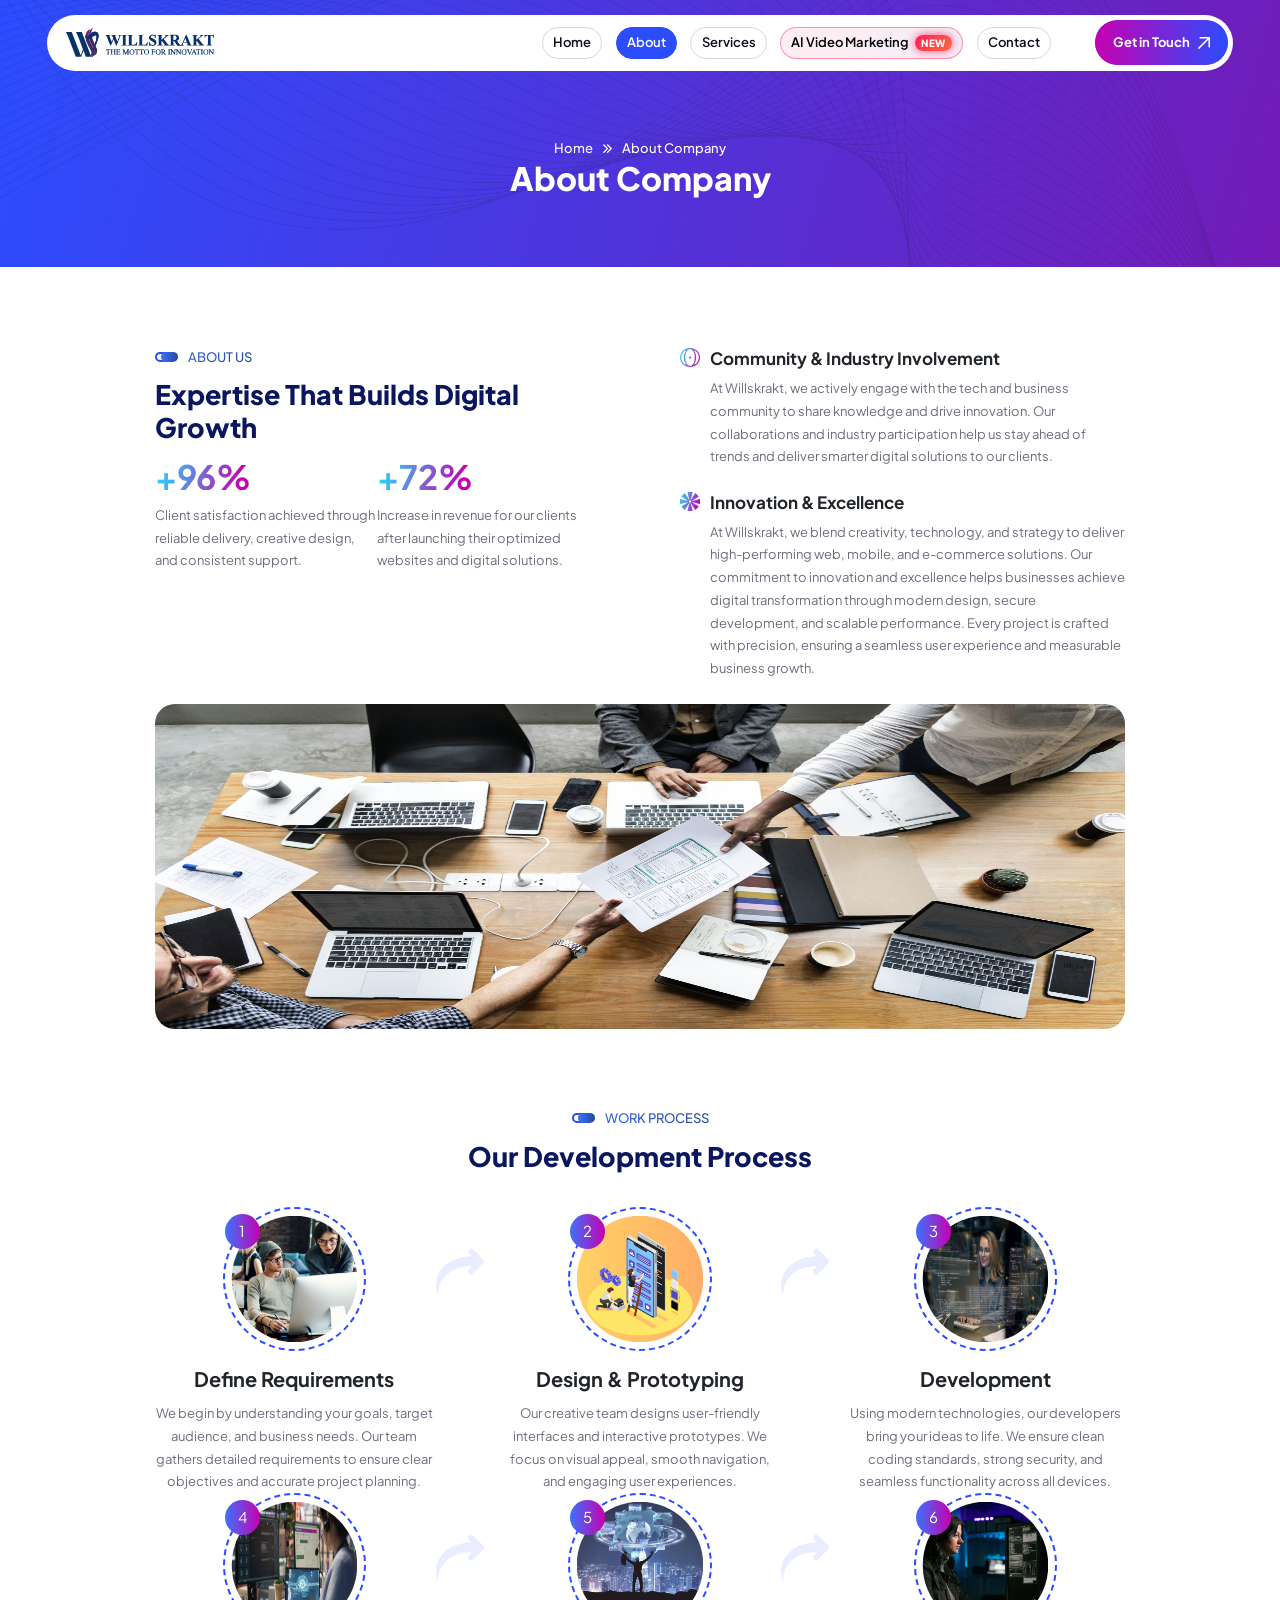
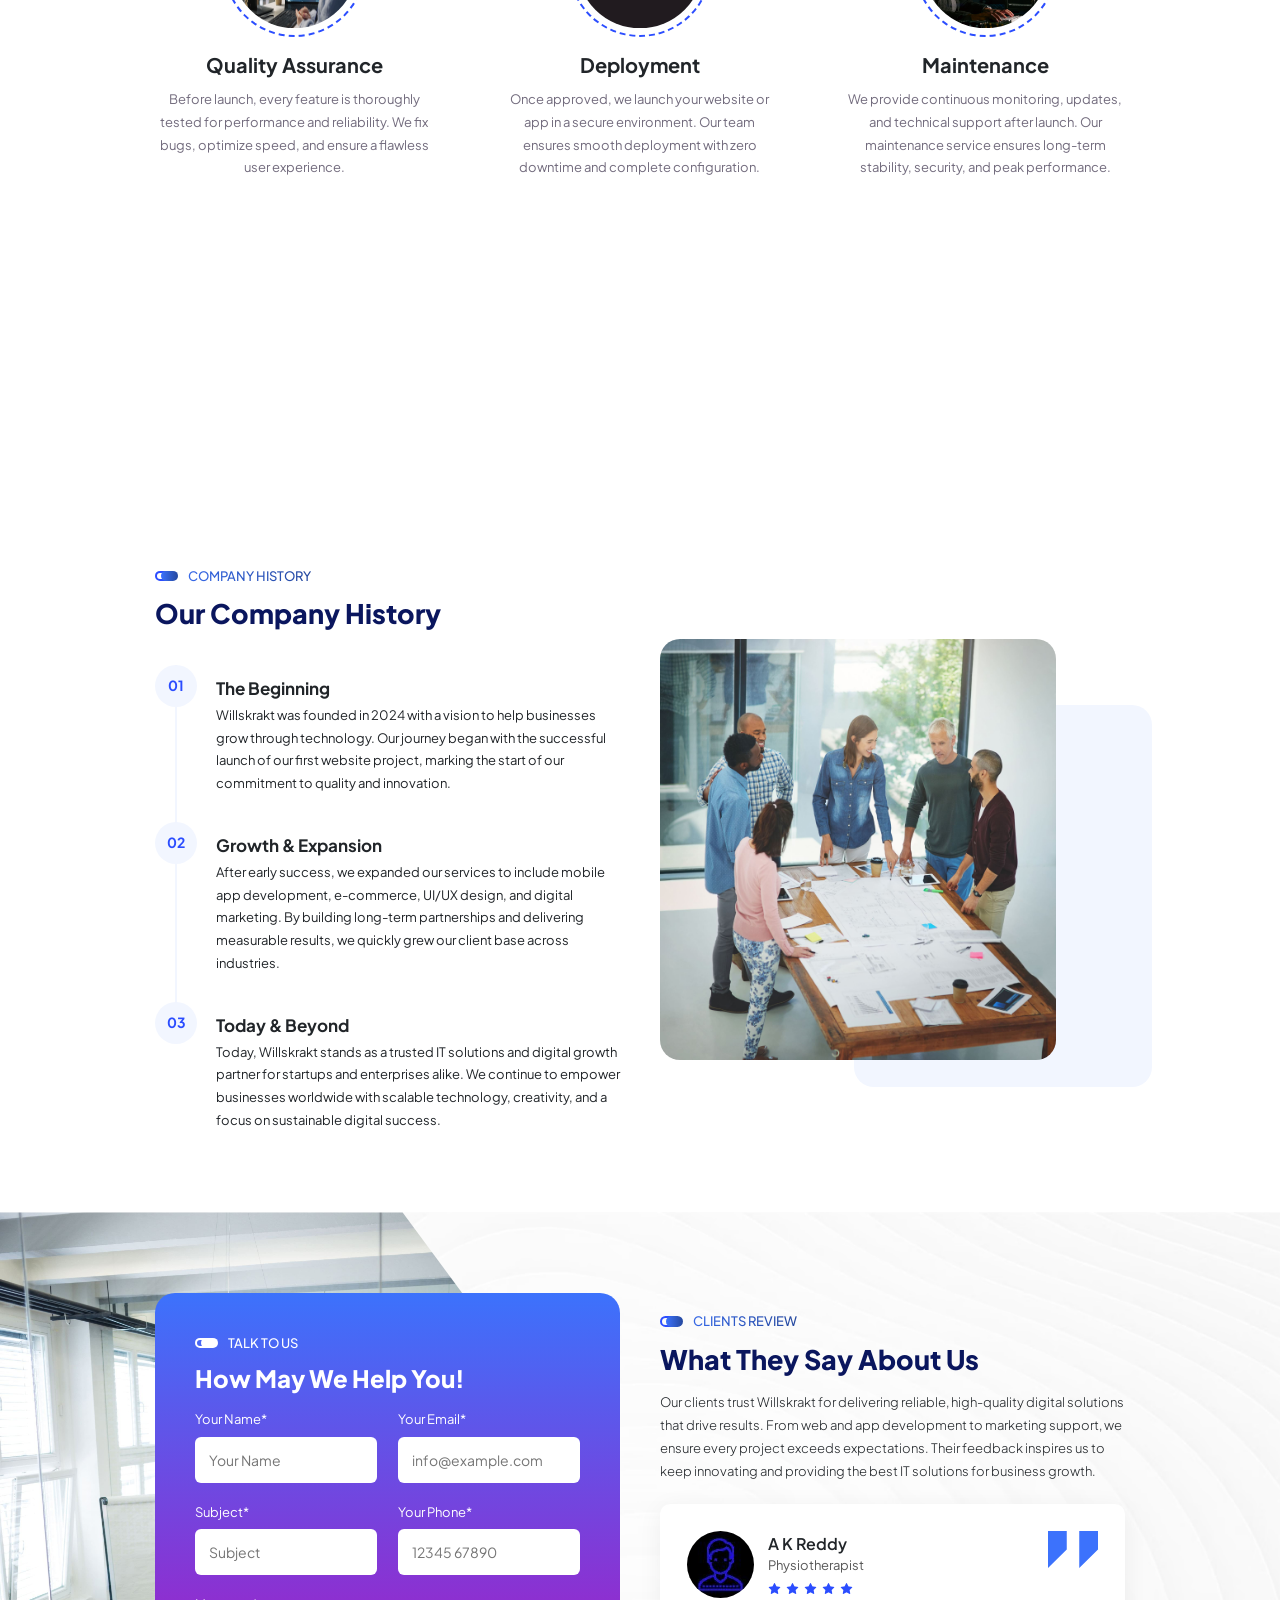
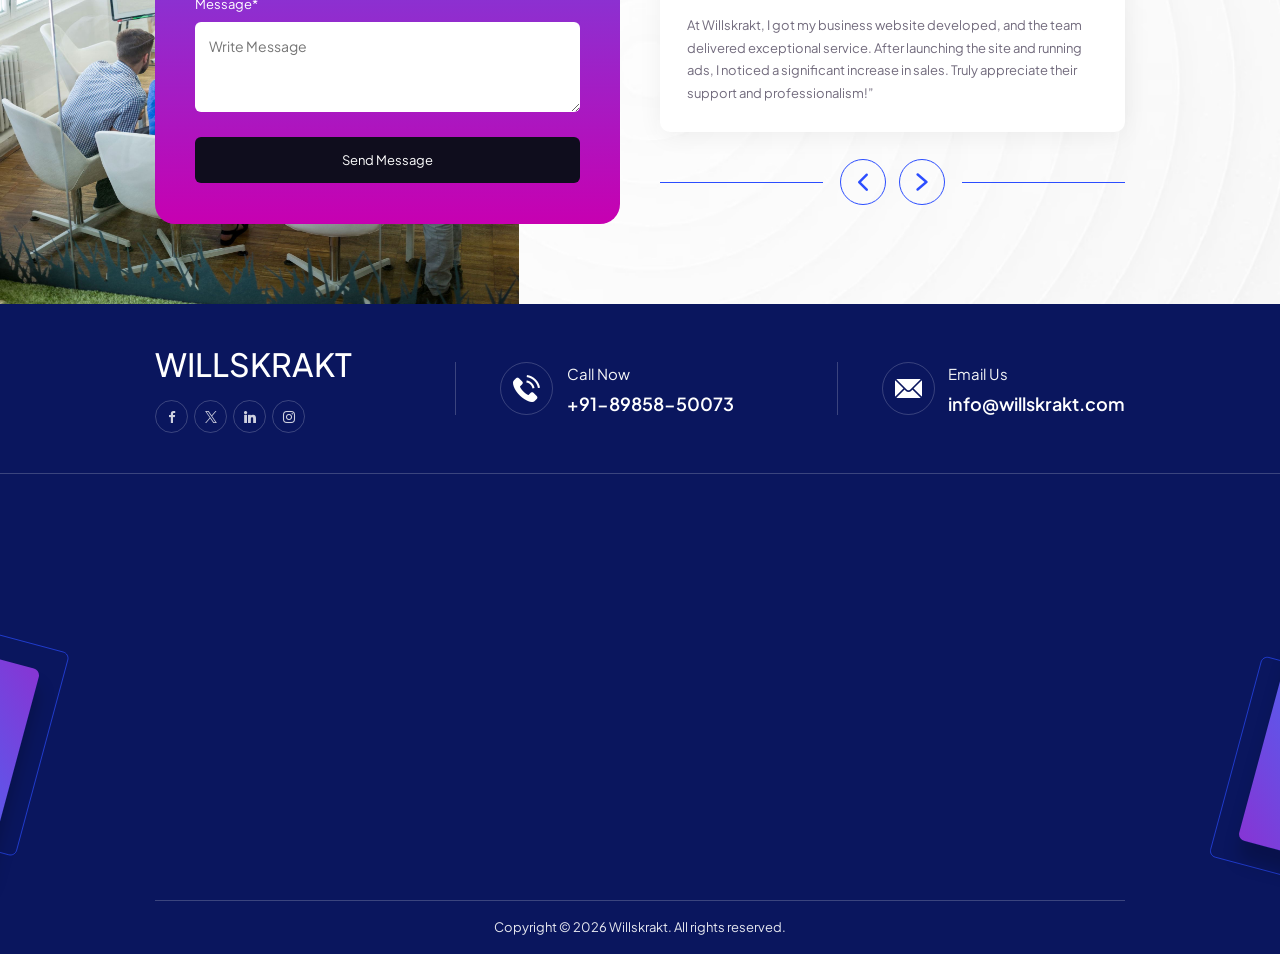
<file: about.html>
<!DOCTYPE html>
<html lang="en">

<head>
    
    <!-- Google Tag Manager -->
<script>(function(w,d,s,l,i){w[l]=w[l]||[];w[l].push({'gtm.start':
new Date().getTime(),event:'gtm.js'});var f=d.getElementsByTagName(s)[0],
j=d.createElement(s),dl=l!='dataLayer'?'&l='+l:'';j.async=true;j.src=
'https://www.googletagmanager.com/gtm.js?id='+i+dl;f.parentNode.insertBefore(j,f);
})(window,document,'script','dataLayer','GTM-KK2RSCH8');</script>
<!-- End Google Tag Manager -->
    
    <meta charset="UTF-8">
    <!-- Performance & SEO Meta -->
    <meta name="robots" content="index, follow">
    <meta http-equiv="X-UA-Compatible" content="IE=edge">
    <!-- DNS Prefetch -->
    <link rel="dns-prefetch" href="//fonts.googleapis.com">
    <link rel="dns-prefetch" href="//cdnjs.cloudflare.com">
    <meta name="viewport" content="width=device-width, initial-scale=1.0">
    <title>About Willskrakt – IT Company in Hyderabad</title>
    <meta name="description" content="Meet the team behind Willskrakt — an IT solutions company dedicated to building scalable, high-performance digital products. Discover our story and work with us!">
    <link rel="canonical" href="https://willskrakt.com/about.html">
    
    <meta property="og:type" content="website">
<meta property="og:title" content="About Willskrakt – IT Company in Hyderabad">
<meta property="og:description" content="Meet the team behind Willskrakt — an IT solutions company dedicated to building scalable, high-performance digital products. Discover our story and work with us!">
<meta property="og:url" content="https://willskrakt.com/about.html">
<meta property="og:image" content="https://willskrakt.com/assets/img/og-banner.jpg">
<meta name="twitter:card" content="summary_large_image">
<meta name="twitter:title" content="About Willskrakt – IT Company in Hyderabad">
<meta name="twitter:description" content="Meet the team behind Willskrakt — an IT solutions company dedicated to building scalable, high-performance digital products. Discover our story and work with us!">
<meta name="twitter:image" content="https://willskrakt.com/assets/img/og-banner.jpg">

    <!-- libraries CSS -->
    <link rel="stylesheet" href="assets/icon/flaticon_digicom.css">
    <link rel="stylesheet" href="assets/vendor/bootstrap/bootstrap.min.css">
    <link rel="stylesheet" href="assets/vendor/splide/splide.min.css">
    <link rel="stylesheet" href="assets/vendor/swiper/swiper-bundle.min.css">
    <link rel="stylesheet" href="assets/vendor/animate-wow/animate.min.css">

    <!-- custom CSS -->
    <link rel="stylesheet" href="assets/css/style.css">
    
    <script type="application/ld+json">
{
  "@context": "https://schema.org",
  "@type": "BreadcrumbList",
  "itemListElement": [
    {
      "@type": "ListItem",
      "position": 1,
      "name": "Home",
      "item": "https://willskrakt.com/"
    },
    {
      "@type": "ListItem",
      "position": 2,
      "name": "About",
      "item": "https://willskrakt.com/about.html"
    }
  ]
}
</script>
    
</head>

<body>
    
    <!-- Google Tag Manager (noscript) -->
<noscript><iframe src="https://www.googletagmanager.com/ns.html?id=GTM-KK2RSCH8"
height="0" width="0" style="display:none;visibility:hidden"></iframe></noscript>
<!-- End Google Tag Manager (noscript) -->
    
    <div class="preloader" id="preloader">
        <div class="loader"></div>
    </div>

    <!-- SIDEBAR SECTION START -->
    <div class="ul-sidebar">
        <!-- header -->
        <div class="ul-sidebar-header">
            <div class="ul-sidebar-header-logo">
                <a href="index">
                    <img src="assets/img/logo.svg" alt="logo" class="logo">
                </a>
            </div>
            <!-- sidebar closer -->
            <button class="ul-sidebar-closer"><i class="flaticon-close-1"></i></button>
        </div>

        <div class="ul-sidebar-header-nav-wrapper d-block d-lg-none"></div>


        <!-- sidebar footer -->
        <div class="ul-sidebar-footer">
            <span class="ul-sidebar-footer-title">Follow us</span>

            <div class="ul-sidebar-footer-social">
                <a href="https://www.facebook.com/profile.php?id=61577901560413"><i class="flaticon-facebook"></i></a>
                <a href="#"><i class="flaticon-twitter"></i></a>
                <a href="https://www.instagram.com/willskrakt/"><i class="flaticon-instagram"></i></a>
                <a href="#"><i class="flaticon-linkedin-big-logo"></i></a>
            </div>
        </div>
    </div>
    <!-- SIDEBAR SECTION END -->

    <!-- HEADER SECTION START -->
    <header class="ul-header wow animate__slideInDown">
        <div class="ul-header-bottom to-be-sticky wow animate__slideInDown">
            <div class="ul-header-bottom-wrapper ul-header-container">
                <div class="logo-container">
                    <a href="index" class="d-inline-block"><img src="assets/img/logo.svg" alt="logo"
                            class="logo"></a>
                </div>

                <div class="ul-header-bottom-right">
                    <!-- header nav -->
                    <div class="ul-header-nav-wrapper">
                        <div class="to-go-to-sidebar-in-mobile">
                            <nav class="ul-header-nav">
                                <div class="has-sub-menu">
                                    <a href="index" role="button">Home</a>
                                </div>
                                <a href="about" class="active">About</a>
                                <div class="has-sub-menu">
                                    <a href="services" role="button">Services</a>
                                    <div class="ul-header-submenu">
                                        <ul>
                                            <li><a href="ai-video-marketing" style="display:flex;align-items:center;justify-content:space-between;"><span>AI Video Marketing</span> <span class="ul-nav-new-badge">NEW</span></a></li>
                                            <li><a href="web-development">Web Development</a></li>
                                            <li><a href="mobile-app-development">Mobile App Development</a></li>
                                            <li><a href="ui-ux-designing">UI/UX Designing</a></li>
                                            <li><a href="e-commerce-development">E-Commerce Development</a></li>
                                            <li><a href="lead-generation">Lead Generation</a></li>
                                            <li><a href="quality-assurance">Quality Assurance</a></li>
                                        </ul>
                                    </div>
                                </div>
                                <a href="ai-video-marketing" class="ul-nav-new-pill">AI Video Marketing <span class="ul-nav-new-badge">NEW</span></a>
                                <a href="contact">Contact</a>
                            </nav>
                        </div>
                    </div>


                    <a href="contact" class="ul-btn d-sm-inline-flex d-xxs-none"><span>Get in Touch <i
                                class="flaticon-top-right"></i></span></a>
                    <button class="ul-header-sidebar-opener d-lg-none d-inline-flex"><i
                            class="flaticon-right-arrow"></i></button>
                </div>
            </div>
        </div>
    </header>
    <!-- HEADER SECTION END -->


    <main>
        <!-- BREADCRUMBS SECTION START -->
        <section class="ul-breadcrumb ul-section-spacing">
            <div class="ul-container">
                <ul class="ul-breadcrumb-nav">
                    <li><a href="index">Home</a></li>
                    <li><span class="separator"><i class="flaticon-right"></i></span></li>
                    <li>About Company</li>
                </ul>
                <h2 class="ul-breadcrumb-title">About Company</h2>
            </div>
        </section>
        <!-- BREADCRUMBS SECTION END -->


        <!-- ABOUT SECTION START -->
        <section class="ul-inner-about ul-section-spacing pb-0 wow animate__fadeInUp">
            <div class="ul-container">
                <!-- txt -->
                <div class="row row-cols-md-2 row-cols-1 align-items-start gy-4 ul-inner-about-row">
                    <div class="col">
                        <div class="ul-inner-about-txt-left">
                            <span class="ul-section-sub-title">About us</span>
                            <h2 class="ul-section-title">Expertise That Builds Digital Growth</h2>

                            <div class="ul-inner-about-stats">
                                <div class="ul-inner-about-stat">
                                    <h3 class="stat-number">+96%</h3>
                                    <p class="stat-text">Client satisfaction achieved through reliable delivery,
                                        creative design, and consistent support.</p>
                                </div>
                                <div class="ul-inner-about-stat">
                                    <h3 class="stat-number">+72%</h3>
                                    <p class="stat-text">Increase in revenue for our clients after launching their
                                        optimized websites and digital solutions.</p>
                                </div>
                            </div>
                        </div>
                    </div>
                    <div class="col">
                        <div class="ul-inner-about-points">
                            <div class="ul-inner-about-point">
                                <img loading="lazy" src="assets/img/about-point-icon-1.png" alt="Icon"
                                    class="ul-inner-about-point-icon">
                                <div>
                                    <h4 class="ul-inner-about-point-title">Community & Industry Involvement</h4>
                                    <p class="ul-inner-about-point-descr">At Willskrakt, we actively engage with the
                                        tech and business community to share knowledge and drive innovation. Our
                                        collaborations and industry participation help us stay ahead of trends and
                                        deliver smarter digital solutions to our clients.</p>
                                </div>
                            </div>
                            <div class="ul-inner-about-point">
                                <img loading="lazy" src="assets/img/about-point-icon-2.png" alt="Icon"
                                    class="ul-inner-about-point-icon">
                                <div>
                                    <h4 class="ul-inner-about-point-title">Innovation & Excellence</h4>
                                    <p class="ul-inner-about-point-descr">At Willskrakt, we blend creativity,
                                        technology, and strategy to deliver high-performing web, mobile, and e-commerce
                                        solutions. Our commitment to innovation and excellence helps businesses achieve
                                        digital transformation through modern design, secure development, and scalable
                                        performance. Every project is crafted with precision, ensuring a seamless user
                                        experience and measurable business growth.</p>
                                </div>
                            </div>
                        </div>
                    </div>

                </div>

                <div class="ul-inner-about-img">
                    <img loading="lazy" src="assets/img/about-img.avif" alt="Image">
                </div>
            </div>
        </section>
        <!-- ABOUT SECTION END -->


        <!-- WORK PROCESS SECTION START -->
        <section class="ul-work-process ul-section-spacing overflow-hidden">
            <div class="ul-container">
                <div class="ul-section-heading text-center justify-content-center">
                    <div class="left">
                        <span class="ul-section-sub-title">Work Process</span>
                        <h2 class="ul-section-title">Our Development Process</h2>
                    </div>
                </div>

                <div class="row ul-bs-row row-cols-md-3 row-cols-2 row-cols-xxs-1 ul-work-process-row">
                    <!-- single process -->
                    <div class="col">
                        <div class="ul-work-process-single">
                            <div class="ul-work-process-single-img">
                                <img loading="lazy" src="assets/img/process=1.jpg" alt="Image">
                                <div class="ul-work-process-single-index"><span>1</span></div>
                            </div>

                            <div class="ul-work-process-single-txt">
                                <h3 class="ul-work-process-single-title">Define Requirements</h3>
                                <p class="ul-work-process-single-descr">We begin by understanding your goals, target
                                    audience, and business needs. Our team gathers detailed requirements to ensure clear
                                    objectives and accurate project planning.</p>
                            </div>
                        </div>
                    </div>

                    <!-- single process -->
                    <div class="col">
                        <div class="ul-work-process-single">
                            <div class="ul-work-process-single-img">
                                <img loading="lazy" src="assets/img/process-2.jpg" alt="Image">
                                <div class="ul-work-process-single-index"><span>2</span></div>
                            </div>

                            <div class="ul-work-process-single-txt">
                                <h3 class="ul-work-process-single-title">Design & Prototyping</h3>
                                <p class="ul-work-process-single-descr">Our creative team designs user-friendly
                                    interfaces and interactive prototypes. We focus on visual appeal, smooth navigation,
                                    and engaging user experiences.</p>
                            </div>
                        </div>
                    </div>

                    <!-- single process -->
                    <div class="col">
                        <div class="ul-work-process-single">
                            <div class="ul-work-process-single-img">
                                <img loading="lazy" src="assets/img/process-3.jpg" alt="Image">
                                <div class="ul-work-process-single-index"><span>3</span></div>
                            </div>

                            <div class="ul-work-process-single-txt">
                                <h3 class="ul-work-process-single-title">Development</h3>
                                <p class="ul-work-process-single-descr">Using modern technologies, our developers bring
                                    your ideas to life. We ensure clean coding standards, strong security, and seamless
                                    functionality across all devices.</p>
                            </div>
                        </div>
                    </div>
                </div>
                <div class="row ul-bs-row row-cols-md-3 row-cols-2 row-cols-xxs-1 ul-work-process-row">
                    <!-- single process -->
                    <div class="col">
                        <div class="ul-work-process-single">
                            <div class="ul-work-process-single-img">
                                <img loading="lazy" src="assets/img/process-4.jpg" alt="Image">
                                <div class="ul-work-process-single-index"><span>4</span></div>
                            </div>

                            <div class="ul-work-process-single-txt">
                                <h3 class="ul-work-process-single-title">Quality Assurance</h3>
                                <p class="ul-work-process-single-descr">Before launch, every feature is thoroughly
                                    tested for performance and reliability. We fix bugs, optimize speed, and ensure a
                                    flawless user experience.</p>
                            </div>
                        </div>
                    </div>

                    <!-- single process -->
                    <div class="col">
                        <div class="ul-work-process-single">
                            <div class="ul-work-process-single-img">
                                <img loading="lazy" src="assets/img/process-5.jpg" alt="Image">
                                <div class="ul-work-process-single-index"><span>5</span></div>
                            </div>

                            <div class="ul-work-process-single-txt">
                                <h3 class="ul-work-process-single-title">Deployment</h3>
                                <p class="ul-work-process-single-descr">Once approved, we launch your website or app in
                                    a secure environment. Our team ensures smooth deployment with zero downtime and
                                    complete configuration.</p>
                            </div>
                        </div>
                    </div>

                    <!-- single process -->
                    <div class="col">
                        <div class="ul-work-process-single">
                            <div class="ul-work-process-single-img">
                                <img loading="lazy" src="assets/img/process-6.jpg" alt="Image">
                                <div class="ul-work-process-single-index"><span>6</span></div>
                            </div>

                            <div class="ul-work-process-single-txt">
                                <h3 class="ul-work-process-single-title">Maintenance</h3>
                                <p class="ul-work-process-single-descr">We provide continuous monitoring, updates, and
                                    technical support after launch. Our maintenance service ensures long-term stability,
                                    security, and peak performance.</p>
                            </div>
                        </div>
                    </div>
                </div>
            </div>
        </section>
        <!-- WORK PROCESS SECTION END -->


        <!-- STATS SECTION START -->
        <div class="ul-stats wow animate__fadeInUp">
            <div class="ul-container">
                <div class="ul-stats-wrapper wow animate__fadeInUp">
                    <div class="ul-stats-items">
                        <div class="ul-stats-item">
                            <i class="flaticon-completed-task"></i>
                            <span class="number">15+</span>
                            <span class="txt">Satisfied Clients</span>
                        </div>

                        <div class="ul-stats-item">
                            <i class="flaticon-idea"></i>
                            <span class="number">15+</span>
                            <span class="txt">Finished Projects</span>
                        </div>

                        <div class="ul-stats-item">
                            <i class="flaticon-expert"></i>
                            <span class="number">20+</span>
                            <span class="txt">Skilled Experts</span>
                        </div>

                        <div class="ul-stats-item">
                            <i class="flaticon-adversting"></i>
                            <span class="number">500+</span>
                            <span class="txt">Media Posts</span>
                        </div>
                    </div>
                </div>
            </div>
        </div>
        <!-- STATS SECTION END -->


        <!-- HISTORY SECTION START -->
        <section class="ul-history ul-section-spacing wow animate__fadeInUp">
            <div class="ul-container">
                <div class="row row-cols-md-2 row-cols-1 gy-4 ul-history-row align-items-center">
                    <!-- txt -->
                    <div class="col">
                        <div class="ul-history-txt">
                            <div class="ul-section-heading">
                                <div class="left">
                                    <span class="ul-section-sub-title">Company History</span>
                                    <h2 class="ul-section-title">Our Company History</h2>
                                </div>
                            </div>


                            <div class="ul-history-milestones">
                                <!-- single milestone -->
                                <div class="ul-history-milestone">
                                    <h3 class="ul-history-milestone-title">The Beginning</h3>
                                    <p class="ul-history-milestone-descr">Willskrakt was founded in 2024 with a vision
                                        to help businesses grow through technology. Our journey began with the
                                        successful launch of our first website project, marking the start of our
                                        commitment to quality and innovation.</p>
                                </div>
                                <!-- single milestone -->
                                <div class="ul-history-milestone">
                                    <h3 class="ul-history-milestone-title">Growth & Expansion</h3>
                                    <p class="ul-history-milestone-descr">After early success, we expanded our services
                                        to include mobile app development, e-commerce, UI/UX design, and digital
                                        marketing. By building long-term partnerships and delivering measurable results,
                                        we quickly grew our client base across industries.</p>
                                </div>
                                <!-- single milestone -->
                                <div class="ul-history-milestone">
                                    <h3 class="ul-history-milestone-title">Today & Beyond</h3>
                                    <p class="ul-history-milestone-descr">Today, Willskrakt stands as a trusted IT
                                        solutions and digital growth partner for startups and enterprises alike. We
                                        continue to empower businesses worldwide with scalable technology, creativity,
                                        and a focus on sustainable digital success.</p>
                                </div>
                            </div>
                        </div>
                    </div>

                    <!-- img -->
                    <div class="col">
                        <div class="ul-history-img">
                            <img loading="lazy" src="assets/img/history-img.jpg" alt="Image">
                        </div>
                    </div>
                </div>
            </div>
        </section>
        <!-- HISTORY SECTION END -->


        <!-- REVIEW-CONTACT SECTION START -->
        <section class="ul-review-contact ul-section-spacing">
            <!-- bg left image -->
            <div class="bg-img">
                <img loading="lazy" src="assets/img/contact-review-bg-img.jpg" alt="Image">
            </div>

            <div class="ul-container">
                <div class="row ul-review-contact-row row-cols-md-2 row-cols-1 align-items-center">
                    <!-- contact -->
                    <div class="col">
                        <div class="ul-contact-form-wrapper">
                            <div>
                                <span class="ul-section-sub-title">TALK TO US</span>
                                <h2 class="ul-section-title">How May We Help You!</h2>

                                <form action="#" class="ul-contact-form">
                                    <div class="row ul-bs-row row-cols-2 row-cols-xxs-1">
                                        <div class="col">
                                            <div class="form-group">
                                                <label for="ul-contact-name">Your Name*</label>
                                                <input type="text" name="name" id="ul-contact-name"
                                                    placeholder="Your Name">
                                            </div>
                                        </div>

                                        <div class="col">
                                            <div class="form-group">
                                                <label for="ul-contact-email">Your Email*</label>
                                                <input type="email" name="email" id="ul-contact-email"
                                                    placeholder="info@example.com">
                                            </div>
                                        </div>

                                        <div class="col">
                                            <div class="form-group">
                                                <label for="ul-contact-subject">Subject*</label>
                                                <input type="text" name="subject" id="ul-contact-subject"
                                                    placeholder="Subject">
                                            </div>
                                        </div>

                                        <div class="col">
                                            <div class="form-group">
                                                <label for="ul-contact-phone">Your Phone*</label>
                                                <input type="tel" name="phone" id="ul-contact-phone"
                                                    placeholder="12345 67890">
                                            </div>
                                        </div>

                                        <div class="col-12">
                                            <div class="form-group">
                                                <label for="ul-contact-message">Message*</label>
                                                <textarea name="message" id="ul-contact-message"
                                                    placeholder="Write Message"></textarea>
                                            </div>
                                        </div>

                                        <div class="col-12">
                                            <div class="form-group">
                                                <button type="submit">Send Message</button>
                                            </div>
                                        </div>
                                    </div>
                                </form>
                            </div>
                        </div>
                    </div>

                    <!-- reviews -->
                    <div class="col">
                        <div class="ul-reviews">
                            <div>
                                <span class="ul-section-sub-title">Clients Review</span>
                                <h2 class="ul-section-title">What They Say About Us</h2>
                                <p class="ul-reviews-heading-descr">Our clients trust Willskrakt for delivering
                                    reliable, high-quality digital solutions that drive results. From web and app
                                    development to marketing support, we ensure every project exceeds expectations.
                                    Their feedback inspires us to keep innovating and providing the best IT solutions
                                    for business growth.</p>
                            </div>

                            <div class="swiper ul-reviews-slider">
                                <div class="swiper-wrapper">
                                    <!-- single slide -->
                                    <div class="swiper-slide">
                                        <div class="ul-review">
                                            <div class="top">
                                                <div class="ul-review-reviewer-img">
                                                    <img loading="lazy" src="assets/img/user.jpg" alt="Reviewer Image">
                                                </div>

                                                <div class="ul-review-reviewer-info">
                                                    <h3 class="ul-review-reviewer-name">A K Reddy</h3>
                                                    <h4 class="ul-review-reviewer-role">Physiotherapist</h4>
                                                    <div class="ul-review-rating">
                                                        <i class="flaticon-star"></i>
                                                        <i class="flaticon-star"></i>
                                                        <i class="flaticon-star"></i>
                                                        <i class="flaticon-star"></i>
                                                        <i class="flaticon-star"></i>
                                                    </div>
                                                </div>

                                                <div class="ul-review-quotation-icon flex-shrink-0">
                                                    <img loading="lazy" src="assets/img/quotation-icon.svg" alt="quotaion-icon">
                                                </div>
                                            </div>
                                            <p class="ul-review-txt">At Willskrakt, I got my business website developed,
                                                and the team delivered exceptional service. After launching the site and
                                                running ads, I noticed a significant increase in sales. Truly appreciate
                                                their support and professionalism!”</p>
                                        </div>
                                    </div>

                                    <!-- single slide -->
                                    <div class="swiper-slide">
                                        <div class="ul-review">
                                            <div class="top">
                                                <div class="ul-review-reviewer-img">
                                                    <img loading="lazy" src="assets/img/user.jpg" alt="Reviewer Image">
                                                </div>

                                                <div class="ul-review-reviewer-info">
                                                    <h3 class="ul-review-reviewer-name">Shankar Patnaik</h3>
                                                    <h4 class="ul-review-reviewer-role">Managing Director</h4>
                                                    <div class="ul-review-rating">
                                                        <i class="flaticon-star"></i>
                                                        <i class="flaticon-star"></i>
                                                        <i class="flaticon-star"></i>
                                                        <i class="flaticon-star"></i>
                                                        <i class="flaticon-star"></i>
                                                    </div>
                                                </div>

                                                <div class="ul-review-quotation-icon flex-shrink-0">
                                                    <img loading="lazy" src="assets/img/quotation-icon.svg" alt="quotaion-icon">
                                                </div>
                                            </div>
                                            <p class="ul-review-txt">At Willskrakt, I developed my business website. The
                                                quality of work was exceptional, and the team delivered on time. The
                                                website helped me increase my business visibility and generate more
                                                leads. Highly recommend their services!
                                                ”</p>
                                        </div>
                                    </div>
                                </div>
                            </div>
                            <div class="ul-reviews-slider-nav ul-slider-nav">
                                <button class="prev"><i class="flaticon-left"></i></button>
                                <button class="next"><i class="flaticon-next-2"></i></button>
                            </div>
                        </div>
                    </div>
                </div>
            </div>
        </section>
        <!-- REVIEW-CONTACT SECTION END -->

    </main>


    <!-- FOOTER SECTION START -->
    <footer class="ul-footer">
        <!-- footer top -->
        <div class="ul-footer-top">
            <div class="ul-container">
                <div class="ul-footer-top-contact-infos">
                    <!-- single info -->
                    <div class="ul-footer-top-logo">
                        <h2> <a href="index">WILLSKRAKT</a></h2>
                        <!-- <a href="index"><img src="assets/img/Willskrakt-Logo.svg" alt="logo"></a> -->
                        <div class="ul-footer-socials">
                            <a href="https://www.facebook.com/profile.php?id=61577901560413"><i
                                    class="flaticon-facebook-app-symbol"></i></a>
                            <a href="#"><i class="flaticon-twitter"></i></a>
                            <a href="#"><i class="flaticon-linkedin-big-logo"></i></a>
                            <a href="https://www.instagram.com/willskrakt/"><i class="flaticon-instagram"></i></a>
                        </div>
                    </div>

                    <!-- single info -->
                    <div class="ul-footer-top-contact-info">
                        <!-- icon -->
                        <div class="ul-footer-top-contact-info-icon"><i class="flaticon-telephone"></i></div>
                        <!-- txt -->
                        <div class="ul-footer-top-contact-info-txt">
                            <span class="ul-footer-top-contact-info-label">Call Now</span>
                            <h5 class="ul-footer-top-contact-info-address"><a href="tel:8985850073">+91-89858-50073</a>
                            </h5>
                        </div>
                    </div>

                    <!-- single info -->
                    <div class="ul-footer-top-contact-info">
                        <!-- icon -->
                        <div class="ul-footer-top-contact-info-icon"><i class="flaticon-mail"></i></div>
                        <!-- txt -->
                        <div class="ul-footer-top-contact-info-txt">
                            <span class="ul-footer-top-contact-info-label">Email Us</span>
                            <h5 class="ul-footer-top-contact-info-address"><a
                                    href="mailto:info@willskrakt.com">info@willskrakt.com</a></h5>
                        </div>
                    </div>
                </div>
            </div>
        </div>

        <!-- footer middle -->
        <div class="ul-footer-middle">
            <div class="ul-container">
                <div class="ul-footer-middle-wrapper wow animate__fadeInUp">
                    <div class="ul-footer-about">
                        <h3 class="ul-footer-widget-title">About Us</h3>
                        <p class="ul-footer-about-txt">Willskrakt is a leading IT solutions company specializing in web
                            and mobile app development, e-commerce, and digital marketing. We help startups and
                            businesses grow through innovative, scalable, and reliable technology solutions. Our mission
                            is to deliver quality, performance, and measurable results that drive digital success.</p>
                        <a href="contact" class="ul-footer-about-btn">Contact us <i
                                class="flaticon-top-right"></i></a>
                    </div>

                    <div class="ul-footer-widget">
                        <h3 class="ul-footer-widget-title">Our Best Service</h3>

                        <div class="ul-footer-widget-links">
                            <a href="web-development">Web Development</a>
                            <a href="ui-ux-designing">UI/UX Designing</a>
                            <a href="lead-generation">Lead Generation</a>
                            <a href="mobile-app-development">Mobile App Development</a>
                            <a href="e-commerce-development">E-Commerce Development</a>
                            <a href="quality-assurance">Quality Assurance</a>
                            <a href="ai-video-marketing">AI Video Marketing</a>
                        </div>
                    </div>

                    <div class="ul-footer-widget ul-footer-recent-posts">
                        <h3 class="ul-footer-widget-title">Important Quick Links</h3>

                        <div class="ul-footer-widget-links">
                            <a href="about">About Us</a>
                            <a href="services">Our Services</a>
                            <a href="web-development">Web Development</a>
                            <a href="mobile-app-development">Mobile App Development</a>
                            <a href="lead-generation">Lead Generation</a>
                            <a href="contact">Contact Us</a>
                        </div>
                    </div>

                    <div class="ul-footer-widget ul-nwsltr-widget">
                        <h3 class="ul-footer-widget-title">Contact Us</h3>
                        <div class="ul-footer-widget-links">
                            <span>Monday – Friday : <span class="colored">9am – 6pm</span></span>
                            <span>Saturday : <span class="colored">9am – 4pm</span></span>
                        </div>

                    </div>
                </div>
            </div>
        </div>

        <!-- footer bottom -->
        <div class="ul-container">
            <div class="ul-footer-bottom">
                <div class="ul-footer-bottom-wrapper justify-content-center">
                    <p class="copyright-txt">Copyright &copy;
                        <script>document.write(new Date().getFullYear())</script> Willskrakt. All rights reserved.
                    </p>
                </div>
            </div>
        </div>

        <!-- vector -->
        <div class="ul-footer-vectors">
            <img loading="lazy" src="assets/img/footer-vector-1.svg" alt="Footer Image" class="ul-footer-vector-1">
            <img loading="lazy" src="assets/img/footer-vector-2.svg" alt="Footer Image" class="ul-footer-vector-2">
        </div>
    </footer>
    <!-- FOOTER SECTION END -->

    <!-- libraries JS -->
    <script src="assets/vendor/bootstrap/bootstrap.bundle.min.js"></script>
    <script src="assets/vendor/splide/splide.min.js" defer></script>
    <script src="assets/vendor/splide/splide-extension-auto-scroll.min.js"></script>
    <script src="assets/vendor/swiper/swiper-bundle.min.js" defer></script>
    <script src="assets/vendor/animate-wow/wow.min.js"></script>
    <script src="assets/vendor/fslightbox/fslightbox.js"></script>

    <!-- custom JS -->
    <script src="assets/js/main.js" defer></script>
    <script src="assets/js/tab.js"></script>
    <script src="assets/js/accordion.js"></script>
    <script src="assets/js/progressbar.js"></script>
</body>

</html>
</file>
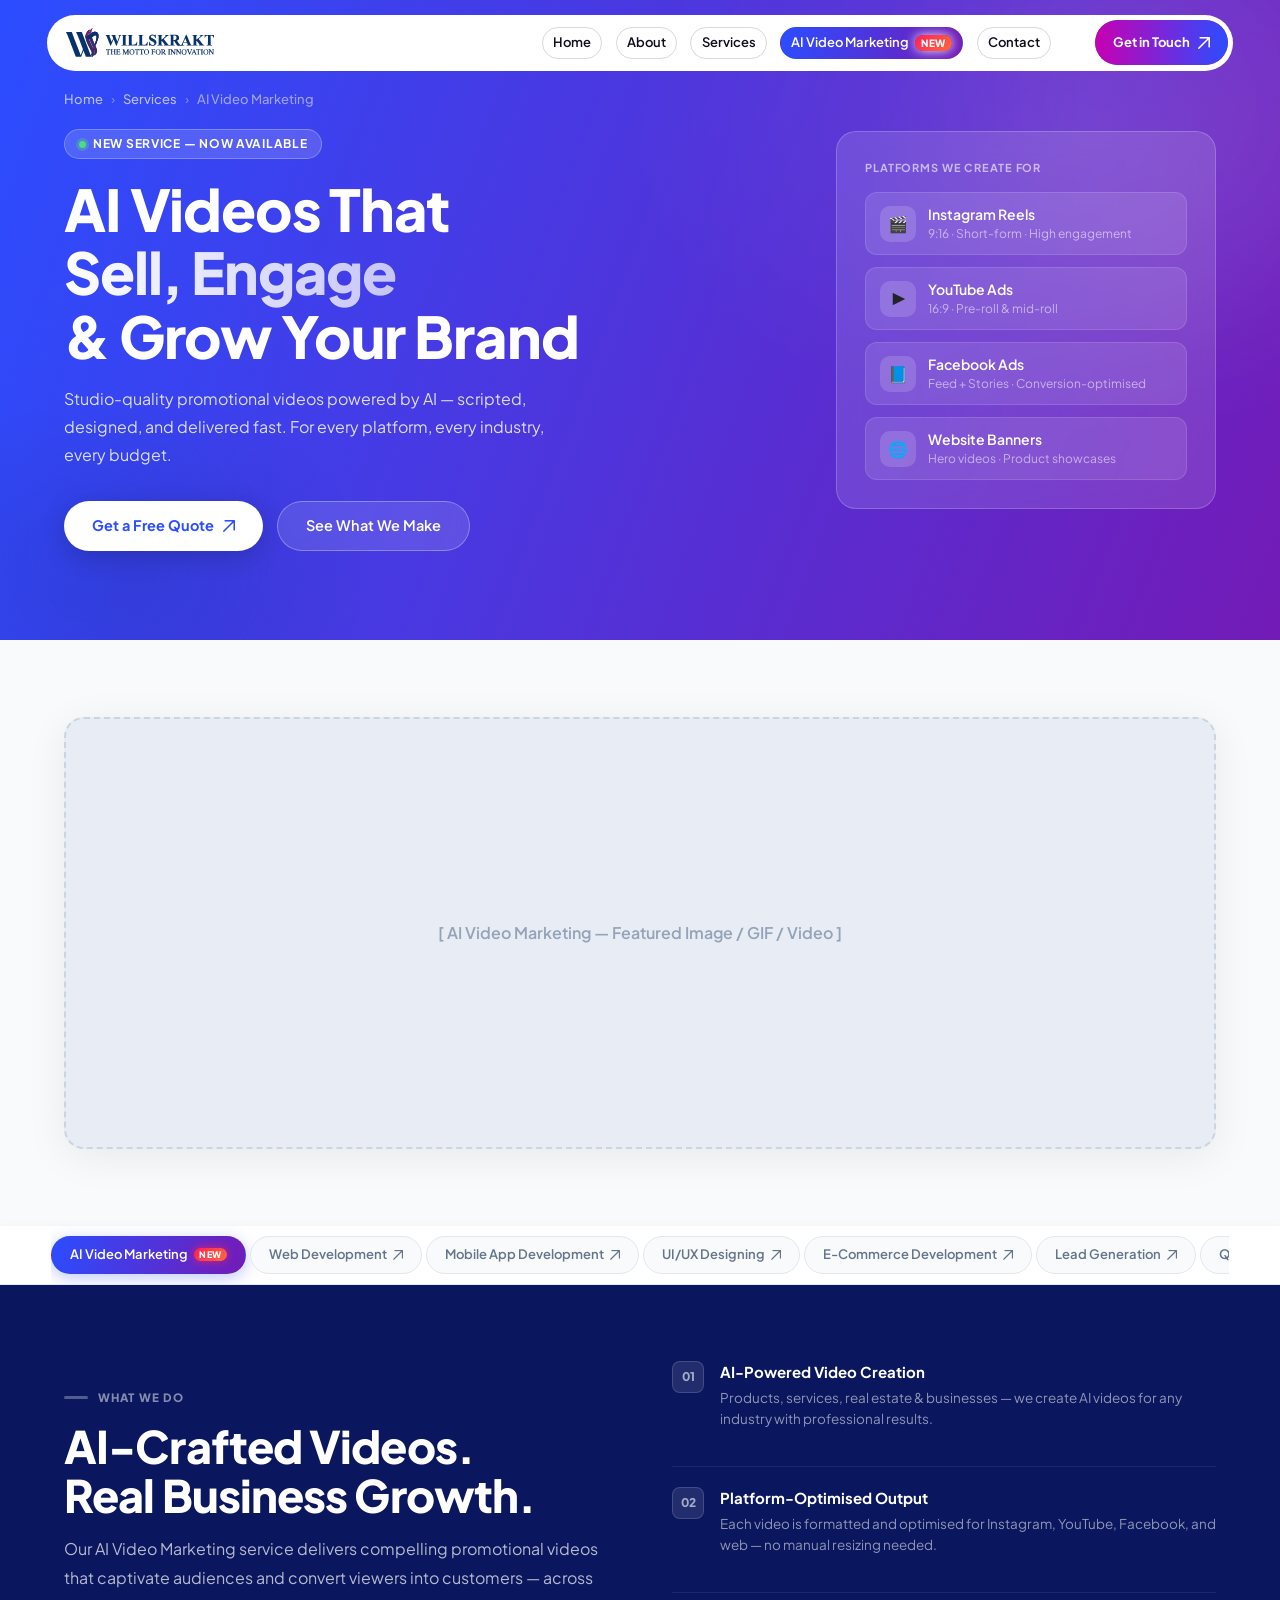
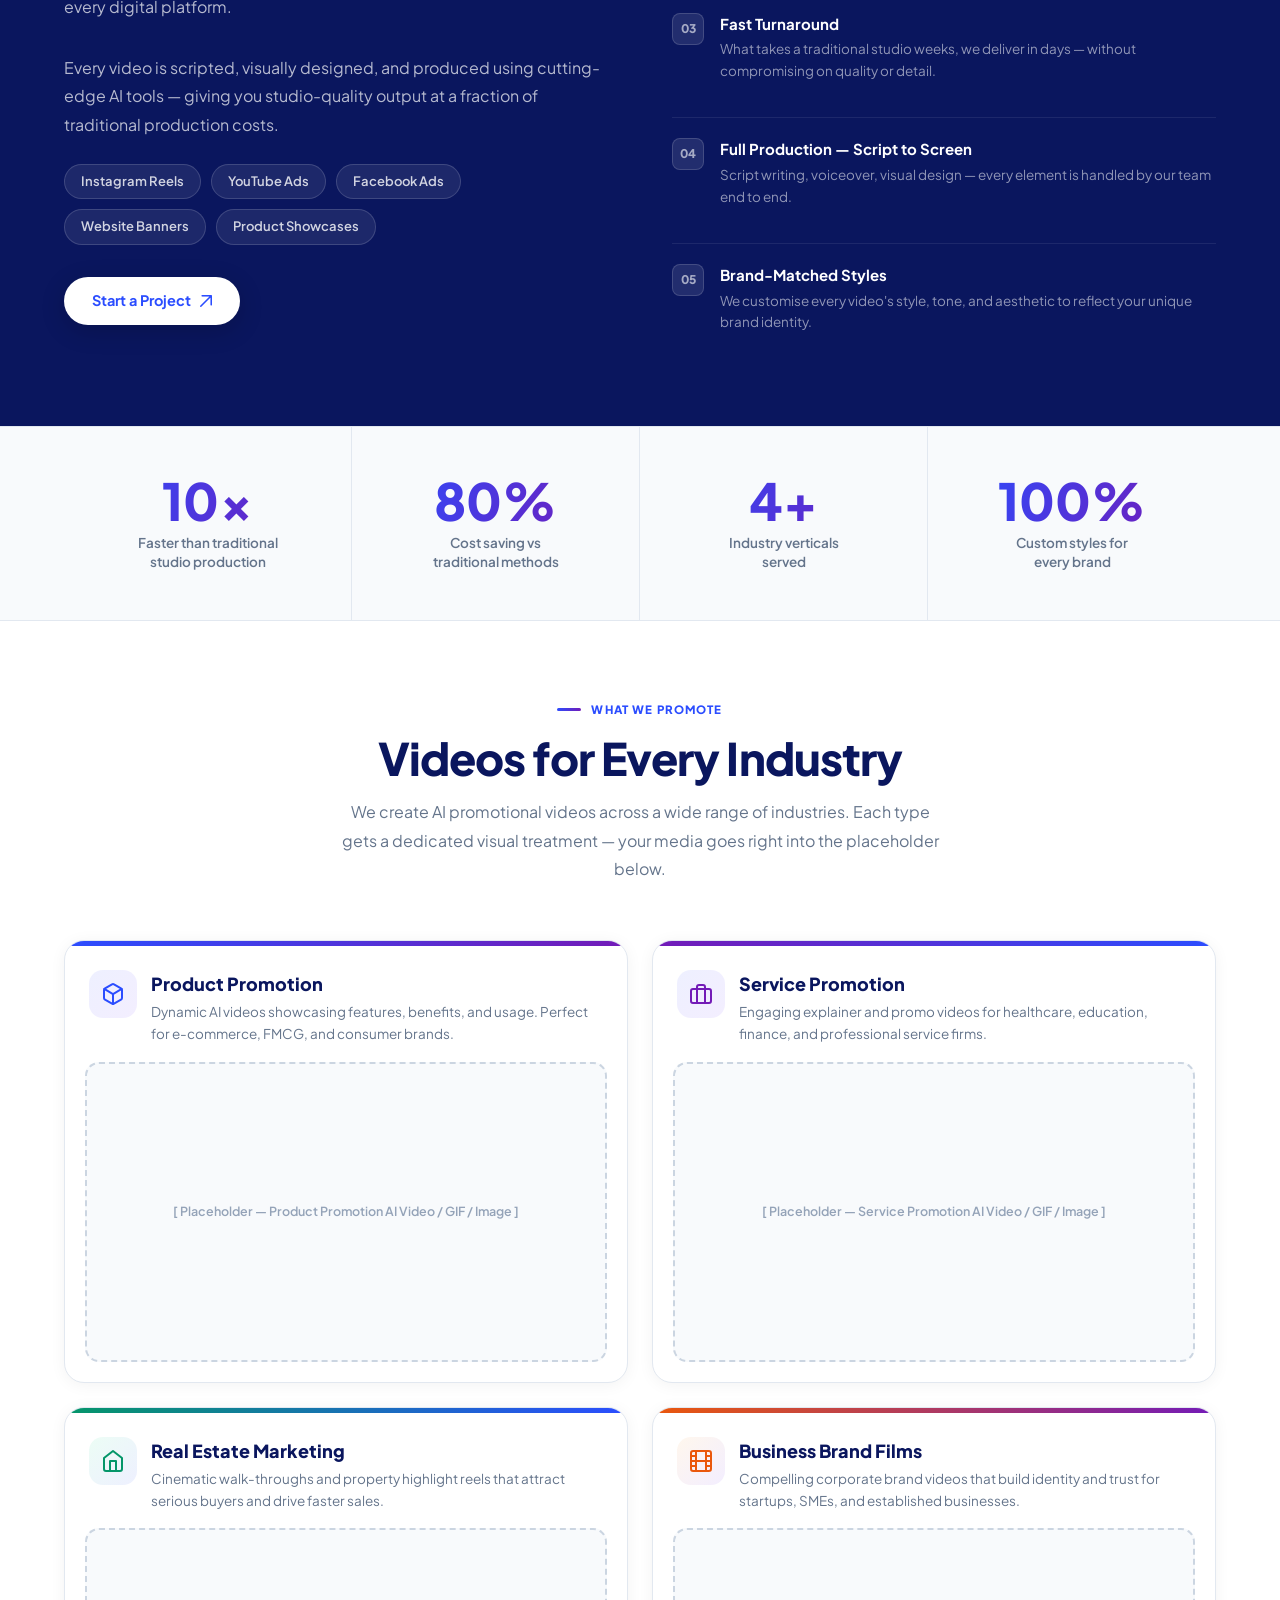
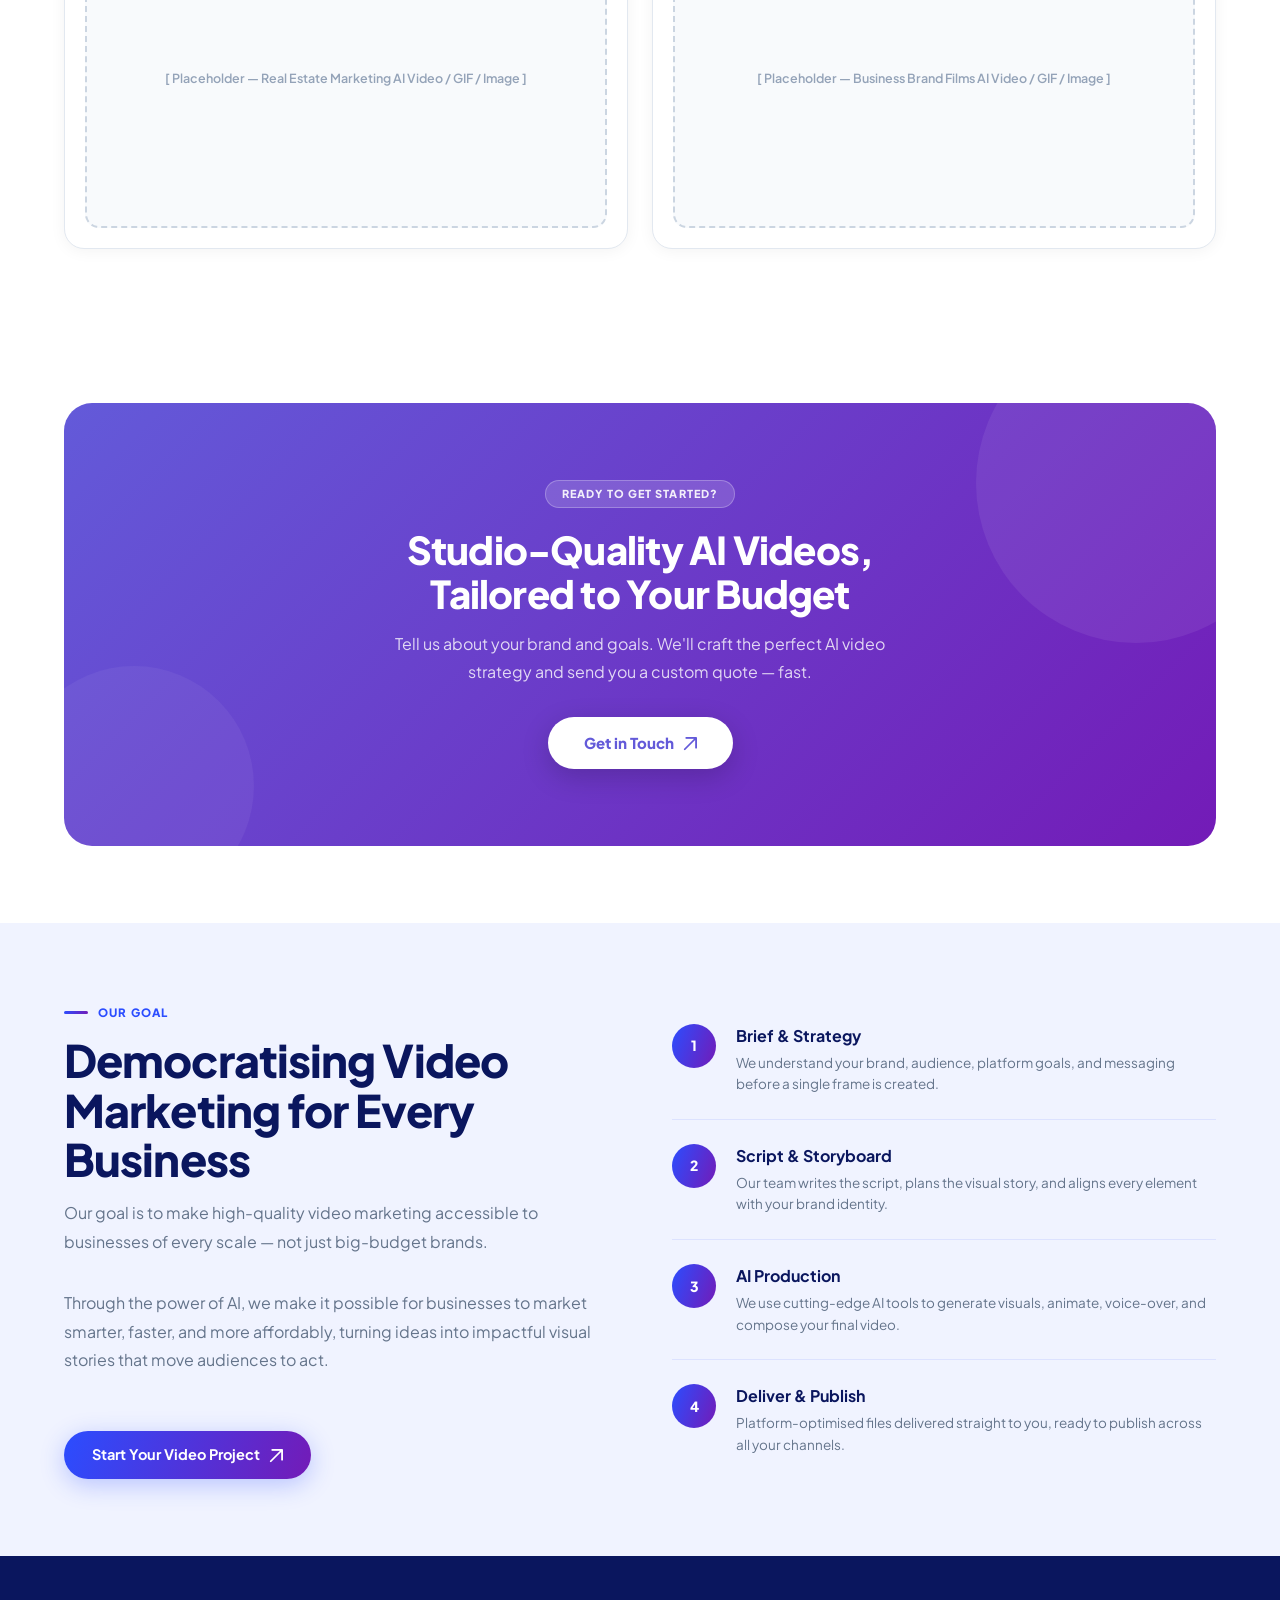
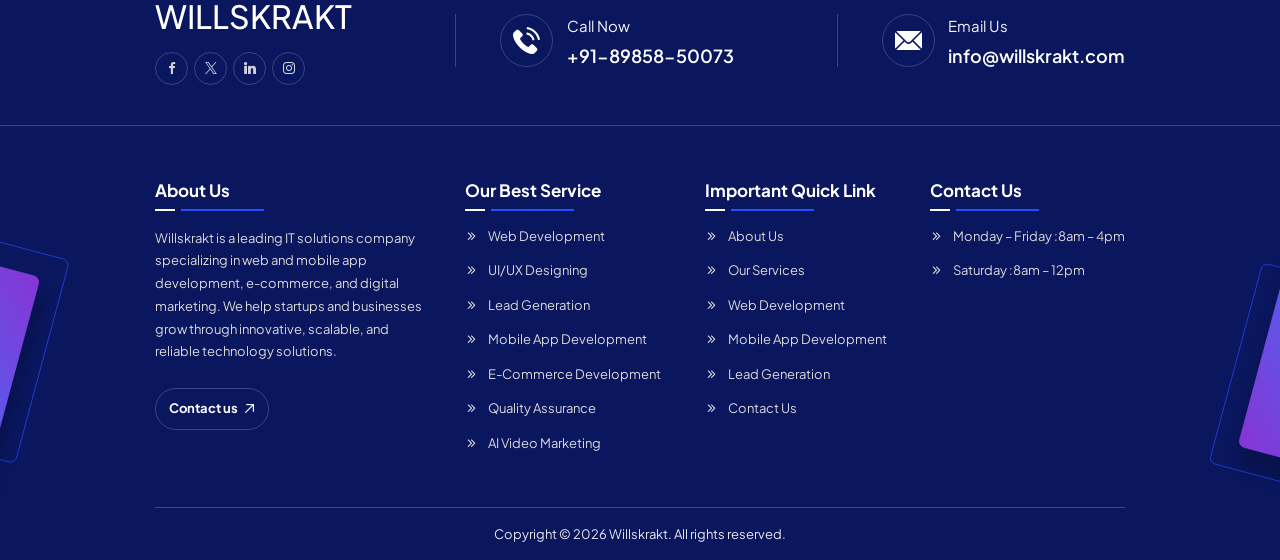
<file: ai-video-marketing.html>
<!DOCTYPE html>
<html lang="en">

<head>
    <!-- Google Tag Manager -->
<script>(function(w,d,s,l,i){w[l]=w[l]||[];w[l].push({'gtm.start':
new Date().getTime(),event:'gtm.js'});var f=d.getElementsByTagName(s)[0],
j=d.createElement(s),dl=l!='dataLayer'?'&l='+l:'';j.async=true;j.src=
'https://www.googletagmanager.com/gtm.js?id='+i+dl;f.parentNode.insertBefore(j,f);
})(window,document,'script','dataLayer','GTM-KK2RSCH8');</script>
<!-- End Google Tag Manager -->

    <meta charset="UTF-8">
    <meta name="robots" content="index, follow">
    <meta http-equiv="X-UA-Compatible" content="IE=edge">
    <link rel="dns-prefetch" href="//fonts.googleapis.com">
    <link rel="dns-prefetch" href="//cdnjs.cloudflare.com">
    <meta name="viewport" content="width=device-width, initial-scale=1.0">
    <title>AI Video Marketing Services in Hyderabad | Willskrakt</title>
    <meta name="description" content="Willskrakt creates AI-powered promotional videos for products, services, real estate & businesses. Affordable AI video marketing — get a free quote today!">
    <link rel="canonical" href="https://willskrakt.com/ai-video-marketing.html">

    <meta property="og:type" content="website">
    <meta property="og:title" content="AI Video Marketing Services in Hyderabad | Willskrakt">
    <meta property="og:description" content="Willskrakt creates AI-powered promotional videos for products, services, real estate & businesses. Affordable AI video marketing — get a free quote today!">
    <meta property="og:url" content="https://willskrakt.com/ai-video-marketing.html">
    <meta property="og:image" content="https://willskrakt.com/assets/img/og-banner.jpg">
    <meta name="twitter:card" content="summary_large_image">
    <meta name="twitter:title" content="AI Video Marketing Services in Hyderabad | Willskrakt">
    <meta name="twitter:description" content="Willskrakt creates AI-powered promotional videos for products, services, real estate & businesses. Affordable AI video marketing — get a free quote today!">
    <meta name="twitter:image" content="https://willskrakt.com/assets/img/og-banner.jpg">

    <link rel="stylesheet" href="assets/icon/flaticon_digicom.css">
    <link rel="stylesheet" href="assets/vendor/bootstrap/bootstrap.min.css">
    <link rel="stylesheet" href="assets/vendor/splide/splide.min.css">
    <link rel="stylesheet" href="assets/vendor/swiper/swiper-bundle.min.css">
    <link rel="stylesheet" href="assets/vendor/animate-wow/animate.min.css">
    <link rel="stylesheet" href="assets/css/style.css">

    <script type="application/ld+json">
{"@context":"https://schema.org","@type":"BreadcrumbList","itemListElement":[{"@type":"ListItem","position":1,"name":"Home","item":"https://willskrakt.com/"},{"@type":"ListItem","position":2,"name":"Services","item":"https://willskrakt.com/services.html"},{"@type":"ListItem","position":3,"name":"AI Video Marketing","item":"https://willskrakt.com/ai-video-marketing.html"}]}
    </script>
    <script type="application/ld+json">
{"@context":"https://schema.org","@type":"Service","@id":"https://willskrakt.com/ai-video-marketing.html#service","name":"AI Video Marketing","description":"Willskrakt creates AI-powered promotional videos for products, services, real estate, and businesses of all kinds.","url":"https://willskrakt.com/ai-video-marketing.html","provider":{"@type":"Organization","@id":"https://willskrakt.com/#organization"},"areaServed":{"@type":"City","name":"Hyderabad"},"serviceType":"AI Video Marketing","category":"Digital Marketing","offers":{"@type":"Offer","url":"https://willskrakt.com/ai-video-marketing.html","priceCurrency":"INR","availability":"https://schema.org/InStock"}}
    </script>

    <style>
        /* ==========================================
           DESIGN TOKENS
        ========================================== */
        :root {
            --p: #2B4DFF;
            --s: #731BB7;
            --navy: #0A165E;
            --gray: #64748B;
            --light: #F8FAFC;
            --border: #E2E8F0;
            --grad: linear-gradient(110deg, #2B4DFF 0%, #731BB7 100%);
            --grad-soft: linear-gradient(135deg, #635ad9 0%, #731bb7 100%);
        }

        /* ==========================================
           HIDE DEFAULT BREADCRUMB — we build our own hero
        ========================================== */
        .ul-breadcrumb { display: none !important; }

        /* ==========================================
           PAGE WRAPPER
        ========================================== */
        .avm-page { font-family: "Plus Jakarta Sans", sans-serif; }

        /* ==========================================
           HERO — full-bleed gradient with 2-col layout
        ========================================== */
        .avm-hero {
            background: var(--grad);
            padding: clamp(60px, 7vw, 100px) clamp(20px, 5vw, 80px);
            position: relative;
            overflow: hidden;
        }
        .avm-hero::before {
            content: '';
            position: absolute; inset: 0;
            background:
                radial-gradient(ellipse 60% 80% at 85% 20%, rgba(255,255,255,0.08) 0%, transparent 60%),
                radial-gradient(ellipse 40% 60% at 10% 90%, rgba(0,0,0,0.12) 0%, transparent 50%);
            pointer-events: none;
        }
        /* animated mesh orbs */
        .avm-hero-orb {
            position: absolute; border-radius: 50%;
            filter: blur(70px); pointer-events: none; opacity: 0.35;
        }
        .avm-hero-orb-1 { width: 400px; height: 400px; top: -100px; right: -80px; background: rgba(255,255,255,0.15); }
        .avm-hero-orb-2 { width: 300px; height: 300px; bottom: -60px; left: -60px; background: rgba(43,77,255,0.5); }

        .avm-hero-inner {
            max-width: 1340px; margin: 0 auto;
            display: grid; grid-template-columns: 1fr 1fr;
            gap: 48px; align-items: center;
            position: relative; z-index: 1;
        }
        @media (max-width: 860px) {
            .avm-hero-inner { grid-template-columns: 1fr; }
            .avm-hero-visual-wrap { display: none; }
        }

        .avm-hero-breadcrumb {
            display: flex; align-items: center; gap: 8px;
            color: rgba(255,255,255,0.65); font-size: 13px; font-weight: 500;
            margin-bottom: 20px;
        }
        .avm-hero-breadcrumb a { color: rgba(255,255,255,0.65); text-decoration: none; }
        .avm-hero-breadcrumb a:hover { color: #fff; }
        .avm-hero-breadcrumb span { opacity: 0.5; }

        .avm-hero-badge {
            display: inline-flex; align-items: center; gap: 7px;
            background: rgba(255,255,255,0.15);
            border: 1px solid rgba(255,255,255,0.25);
            color: #fff; font-size: 12px; font-weight: 700;
            letter-spacing: 0.06em; text-transform: uppercase;
            padding: 5px 14px; border-radius: 999px;
            margin-bottom: 18px; backdrop-filter: blur(6px);
        }
        .avm-hero-badge-dot {
            width: 7px; height: 7px; border-radius: 50%;
            background: #4ade80;
            box-shadow: 0 0 0 3px rgba(74,222,128,0.3);
            animation: pulse-dot 2s ease-in-out infinite;
        }
        @keyframes pulse-dot {
            0%, 100% { box-shadow: 0 0 0 3px rgba(74,222,128,0.3); }
            50% { box-shadow: 0 0 0 7px rgba(74,222,128,0.1); }
        }

        .avm-hero-title {
            font-size: clamp(2.2rem, 4.5vw, 3.75rem);
            font-weight: 900; color: #fff;
            line-height: 1.1; letter-spacing: -0.02em;
            margin-bottom: 18px;
        }
        .avm-hero-title em {
            font-style: normal;
            background: linear-gradient(90deg, #fff 0%, rgba(255,255,255,0.7) 100%);
            -webkit-background-clip: text; -webkit-text-fill-color: transparent;
            background-clip: text;
        }

        .avm-hero-desc {
            color: rgba(255,255,255,0.82); font-size: 16px;
            line-height: 1.75; margin-bottom: 32px; max-width: 480px;
        }

        .avm-hero-actions { display: flex; gap: 14px; flex-wrap: wrap; }

        .avm-hero-btn-primary {
            display: inline-flex; align-items: center; gap: 9px;
            background: #fff; color: var(--p);
            font-weight: 700; font-size: 14.5px;
            padding: 13px 28px; border-radius: 999px;
            text-decoration: none;
            box-shadow: 0 6px 24px rgba(0,0,0,0.18);
            transition: transform 0.2s, box-shadow 0.2s;
        }
        .avm-hero-btn-primary:hover { transform: translateY(-2px); box-shadow: 0 10px 32px rgba(0,0,0,0.26); color: var(--p); }

        .avm-hero-btn-ghost {
            display: inline-flex; align-items: center; gap: 9px;
            background: rgba(255,255,255,0.12);
            border: 1.5px solid rgba(255,255,255,0.3);
            color: #fff; font-weight: 600; font-size: 14.5px;
            padding: 13px 28px; border-radius: 999px;
            text-decoration: none; backdrop-filter: blur(6px);
            transition: background 0.2s, border-color 0.2s;
        }
        .avm-hero-btn-ghost:hover { background: rgba(255,255,255,0.22); border-color: rgba(255,255,255,0.5); color: #fff; }

        /* Hero right — platform tags floating card */
        .avm-hero-visual-wrap {
            display: flex; justify-content: flex-end; align-items: center;
        }
        .avm-hero-card {
            background: rgba(255,255,255,0.12);
            border: 1px solid rgba(255,255,255,0.2);
            border-radius: 20px; padding: 28px;
            backdrop-filter: blur(12px);
            width: 100%; max-width: 380px;
        }
        .avm-hero-card-label {
            color: rgba(255,255,255,0.6); font-size: 11px; font-weight: 700;
            letter-spacing: 0.08em; text-transform: uppercase; margin-bottom: 16px;
        }
        .avm-hero-platform-list { display: flex; flex-direction: column; gap: 12px; }
        .avm-hero-platform-item {
            display: flex; align-items: center; gap: 12px;
            background: rgba(255,255,255,0.1); border-radius: 12px; padding: 11px 14px;
            border: 1px solid rgba(255,255,255,0.12);
        }
        .avm-hero-platform-icon {
            width: 36px; height: 36px; border-radius: 10px;
            background: rgba(255,255,255,0.15);
            display: flex; align-items: center; justify-content: center;
            font-size: 16px; flex-shrink: 0;
        }
        .avm-hero-platform-name { color: #fff; font-weight: 600; font-size: 14px; }
        .avm-hero-platform-sub { color: rgba(255,255,255,0.55); font-size: 12px; }

        /* ==========================================
           SERVICES NAV BAR
        ========================================== */
        .avm-services-wrap {
            background: #fff;
            border-bottom: 1px solid var(--border);
            padding: 0 clamp(20px,4vw,80px);
            /* Not sticky — avoids double-header overlap when scrolling */
            box-shadow: 0 2px 12px rgba(0,0,0,0.05);
        }
        .avm-services-scroll {
            max-width: 1340px; margin: 0 auto;
            display: flex; gap: 4px; overflow-x: auto;
            padding: 10px 0; scrollbar-width: none;
            /* Allow horizontal scroll so Quality Assurance isn't clipped */
        }
        .avm-services-scroll::-webkit-scrollbar { display: none; }

        .avm-s-pill {
            display: inline-flex; align-items: center; gap: 6px;
            padding: 8px 18px; border-radius: 999px; white-space: nowrap;
            font-size: 13px; font-weight: 600; text-decoration: none;
            transition: all 0.2s; flex-shrink: 0;
            border: 1.5px solid transparent;
        }
        .avm-s-pill--off {
            color: var(--gray); border-color: var(--border);
            background: var(--light);
        }
        .avm-s-pill--off:hover { color: var(--p); border-color: #c7cfff; background: #EEF0FF; }
        .avm-s-pill--on {
            background: var(--grad); color: #fff;
            box-shadow: 0 4px 16px rgba(43,77,255,0.3);
        }

        /* ==========================================
           SHARED SECTION STYLES
        ========================================== */
        .avm-section {
            padding: clamp(60px, 6vw, 96px) clamp(20px,5vw,80px);
        }
        .avm-section-inner { max-width: 1340px; margin: 0 auto; }

        .avm-eyebrow {
            display: inline-flex; align-items: center; gap: 10px;
            font-size: 11.5px; font-weight: 800; letter-spacing: 0.1em;
            text-transform: uppercase; color: var(--p); margin-bottom: 14px;
        }
        .avm-eyebrow::before {
            content: ''; width: 24px; height: 3px; border-radius: 999px;
            background: var(--grad);
        }

        .avm-h2 {
            font-size: clamp(2rem, 3.5vw, 3rem); font-weight: 900;
            color: var(--navy); line-height: 1.1; letter-spacing: -0.02em;
            margin-bottom: 16px;
        }
        .avm-lead {
            font-size: 16px; line-height: 1.8; color: var(--gray);
            max-width: 600px; margin-bottom: 32px;
        }

        /* ==========================================
           FEATURED IMAGE SECTION (below hero)
        ========================================== */
        .avm-featured-section { background: var(--light); }
        .avm-featured-box {
            width: 100%;
            aspect-ratio: 16/6;
            min-height: 320px;
            background: #E8EDF5;
            border-radius: 20px;
            border: 2px dashed #CBD5E1;
            display: flex; align-items: center; justify-content: center;
            box-shadow: 0 8px 40px rgba(0,0,0,0.07);
        }
        .avm-featured-box span {
            color: #94A3B8; font-size: 1rem; font-weight: 600;
            font-family: "Plus Jakarta Sans", sans-serif;
        }

        /* ==========================================
           OVERVIEW SECTION (dark navy bg — visual break)
        ========================================== */
        .avm-overview-section { background: var(--navy); }

        .avm-overview-grid {
            display: grid; grid-template-columns: 1fr 1fr; gap: 64px; align-items: center;
        }
        @media (max-width: 900px) { .avm-overview-grid { grid-template-columns: 1fr; gap: 40px; } }

        .avm-overview-section .avm-eyebrow { color: rgba(255,255,255,0.5); }
        .avm-overview-section .avm-eyebrow::before { background: rgba(255,255,255,0.3); }
        .avm-overview-section .avm-h2 { color: #fff; }
        .avm-overview-section .avm-lead { color: rgba(255,255,255,0.7); }

        /* Platform pill tags */
        .avm-tags { display: flex; flex-wrap: wrap; gap: 10px; margin-bottom: 32px; }
        .avm-tag {
            padding: 7px 16px; border-radius: 999px;
            background: rgba(255,255,255,0.08);
            border: 1px solid rgba(255,255,255,0.15);
            color: rgba(255,255,255,0.8); font-size: 13px; font-weight: 600;
        }

        /* Features list (right column) */
        .avm-feat-list { display: flex; flex-direction: column; gap: 0; }
        .avm-feat-item {
            display: flex; align-items: flex-start; gap: 16px;
            padding: 20px 0; border-bottom: 1px solid rgba(255,255,255,0.08);
        }
        .avm-feat-item:first-child { padding-top: 0; }
        .avm-feat-item:last-child { border-bottom: none; padding-bottom: 0; }
        .avm-feat-num {
            width: 32px; height: 32px; min-width: 32px; border-radius: 8px;
            background: rgba(255,255,255,0.1); border: 1px solid rgba(255,255,255,0.15);
            display: flex; align-items: center; justify-content: center;
            font-size: 12px; font-weight: 800; color: rgba(255,255,255,0.6);
            font-family: "Plus Jakarta Sans", sans-serif;
        }
        .avm-feat-title { font-size: 15px; font-weight: 700; color: #fff; margin-bottom: 3px; }
        .avm-feat-desc { font-size: 13.5px; color: rgba(255,255,255,0.55); line-height: 1.6; }

        /* ==========================================
           WHAT WE PROMOTE — white bg
        ========================================== */
        .avm-promote-section { background: #fff; }
        .avm-promote-header { text-align: center; margin-bottom: 56px; }
        .avm-promote-header .avm-eyebrow { justify-content: center; }
        .avm-promote-header .avm-h2 { margin: 0 auto 16px; }
        .avm-promote-header .avm-lead { margin: 0 auto; }

        .avm-promote-grid {
            display: grid; grid-template-columns: 1fr 1fr; gap: 24px;
        }
        @media (max-width: 768px) { .avm-promote-grid { grid-template-columns: 1fr; } }

        .avm-pcard {
            border-radius: 20px; overflow: hidden;
            border: 1px solid var(--border);
            background: #fff;
            box-shadow: 0 2px 16px rgba(0,0,0,0.05);
            display: flex; flex-direction: column;
            transition: transform 0.25s, box-shadow 0.25s;
        }
        .avm-pcard:hover { transform: translateY(-5px); box-shadow: 0 16px 48px rgba(0,0,0,0.11); }

        /* Colored top accent bar */
        .avm-pcard-bar {
            height: 5px; width: 100%;
            background: var(--grad);
        }

        .avm-pcard-head {
            padding: 24px 24px 16px 24px;
            display: flex; align-items: flex-start; gap: 14px;
        }
        .avm-pcard-icon {
            width: 48px; height: 48px; min-width: 48px; border-radius: 14px;
            background: linear-gradient(135deg, #EEF0FF 0%, #F3EEFF 100%);
            display: flex; align-items: center; justify-content: center;
        }
        .avm-pcard-title {
            font-size: 18px; font-weight: 800; color: var(--navy); margin-bottom: 4px;
            font-family: "Plus Jakarta Sans", sans-serif;
        }
        .avm-pcard-desc {
            font-size: 13.5px; color: var(--gray); line-height: 1.65;
            font-family: "Plus Jakarta Sans", sans-serif; margin: 0;
        }
        .avm-pcard-visual {
            margin: 0 20px 20px 20px;
            min-height: 300px;
            background: var(--light);
            border-radius: 14px;
            border: 2px dashed #CBD5E1;
            display: flex; align-items: center; justify-content: center;
            padding: 20px; text-align: center; flex: 1;
        }
        .avm-pcard-visual span {
            color: #94A3B8; font-size: 12.5px; font-weight: 600;
            font-family: "Plus Jakarta Sans", sans-serif; line-height: 1.5;
        }

        /* ==========================================
           STATS STRIP
        ========================================== */
        .avm-stats-section { background: var(--light); border-top: 1px solid var(--border); border-bottom: 1px solid var(--border); }
        .avm-stats-grid {
            display: grid; grid-template-columns: repeat(4,1fr); gap: 0;
        }
        @media (max-width: 700px) { .avm-stats-grid { grid-template-columns: repeat(2,1fr); } }
        .avm-stat-item {
            padding: 48px 24px; text-align: center;
            border-right: 1px solid var(--border);
        }
        .avm-stat-item:last-child { border-right: none; }
        .avm-stat-num {
            font-size: clamp(2.4rem, 4vw, 3.5rem); font-weight: 900;
            background: var(--grad); -webkit-background-clip: text;
            -webkit-text-fill-color: transparent; background-clip: text;
            font-family: "Plus Jakarta Sans", sans-serif; line-height: 1;
            margin-bottom: 8px; display: block;
        }
        .avm-stat-label { font-size: 13.5px; color: var(--gray); font-weight: 600; line-height: 1.4; }

        /* ==========================================
           CTA BANNER
        ========================================== */
        .avm-cta-section { background: #fff; padding: clamp(60px,6vw,96px) clamp(20px,5vw,80px); }
        .avm-cta-box {
            max-width: 1340px; margin: 0 auto;
            background: var(--grad-soft);
            border-radius: 28px; padding: clamp(48px,6vw,80px) clamp(32px,5vw,72px);
            text-align: center; position: relative; overflow: hidden;
        }
        .avm-cta-box::before {
            content: '';
            position: absolute; top: -80px; right: -80px;
            width: 320px; height: 320px; border-radius: 50%;
            background: rgba(255,255,255,0.07); pointer-events: none;
        }
        .avm-cta-box::after {
            content: '';
            position: absolute; bottom: -60px; left: -50px;
            width: 240px; height: 240px; border-radius: 50%;
            background: rgba(255,255,255,0.05); pointer-events: none;
        }
        .avm-cta-tag {
            display: inline-block;
            background: rgba(255,255,255,0.15);
            border: 1px solid rgba(255,255,255,0.25);
            color: rgba(255,255,255,0.9); font-size: 11px; font-weight: 800;
            letter-spacing: 0.1em; text-transform: uppercase;
            padding: 5px 16px; border-radius: 999px; margin-bottom: 20px;
        }
        .avm-cta-title {
            color: #fff; font-size: clamp(1.8rem, 3vw, 2.75rem); font-weight: 900;
            line-height: 1.15; letter-spacing: -0.02em; margin-bottom: 14px;
        }
        .avm-cta-desc { color: rgba(255,255,255,0.8); font-size: 16px; line-height: 1.7; max-width: 520px; margin: 0 auto 32px; }
        .avm-cta-btn {
            display: inline-flex; align-items: center; gap: 10px;
            background: #fff; color: #635ad9; font-weight: 800; font-size: 15px;
            padding: 15px 36px; border-radius: 999px; text-decoration: none;
            box-shadow: 0 8px 28px rgba(0,0,0,0.18); position: relative; z-index: 1;
            transition: transform 0.2s, box-shadow 0.2s;
        }
        .avm-cta-btn:hover { transform: translateY(-3px); box-shadow: 0 14px 36px rgba(0,0,0,0.26); color: #4f46e5; }

        /* ==========================================
           GOAL SECTION — light navy tint
        ========================================== */
        .avm-goal-section { background: #F0F3FF; }
        .avm-goal-grid {
            display: grid; grid-template-columns: 1fr 1fr; gap: 64px; align-items: center;
        }
        @media (max-width: 900px) { .avm-goal-grid { grid-template-columns: 1fr; gap: 40px; } }

        .avm-goal-btn {
            display: inline-flex; align-items: center; gap: 10px;
            background: var(--grad); color: #fff; font-weight: 700; font-size: 14.5px;
            padding: 13px 28px; border-radius: 999px; text-decoration: none;
            box-shadow: 0 6px 24px rgba(43,77,255,0.28);
            transition: transform 0.2s, box-shadow 0.2s; margin-top: 24px;
        }
        .avm-goal-btn:hover { transform: translateY(-2px); box-shadow: 0 10px 32px rgba(43,77,255,0.38); color: #fff; }

        /* Process steps (right col of goal) */
        .avm-process-list { display: flex; flex-direction: column; gap: 0; }
        .avm-process-step {
            display: flex; gap: 20px; padding: 24px 0;
            border-bottom: 1px solid rgba(43,77,255,0.1);
        }
        .avm-process-step:last-child { border-bottom: none; }
        .avm-process-num {
            width: 44px; height: 44px; min-width: 44px; border-radius: 50%;
            background: var(--grad); display: flex; align-items: center; justify-content: center;
            font-size: 14px; font-weight: 800; color: #fff;
            font-family: "Plus Jakarta Sans", sans-serif; flex-shrink: 0;
        }
        .avm-process-title {
            font-size: 16px; font-weight: 700; color: var(--navy); margin-bottom: 4px;
            font-family: "Plus Jakarta Sans", sans-serif;
        }
        .avm-process-desc {
            font-size: 13.5px; color: var(--gray); line-height: 1.6;
            font-family: "Plus Jakarta Sans", sans-serif; margin: 0;
        }

        /* ==========================================
           SCROLL TO TOP
        ========================================== */
        #scrollToTopBtn {
            position: fixed; bottom: 32px; right: 32px;
            width: 52px; height: 52px; border-radius: 50%;
            background: var(--grad); color: #fff; border: none;
            box-shadow: 0 6px 24px rgba(43,77,255,0.35);
            display: flex; align-items: center; justify-content: center;
            cursor: pointer; opacity: 0; visibility: hidden;
            transition: all 0.3s ease; z-index: 9999;
        }
        #scrollToTopBtn.vis { opacity: 1; visibility: visible; }
        #scrollToTopBtn:hover { transform: translateY(-3px); box-shadow: 0 10px 32px rgba(43,77,255,0.5); }
    </style>
</head>

<body class="avm-page">

    <!-- Google Tag Manager (noscript) -->
<noscript><iframe src="https://www.googletagmanager.com/ns.html?id=GTM-KK2RSCH8"
height="0" width="0" style="display:none;visibility:hidden"></iframe></noscript>

    <div class="preloader" id="preloader"><div class="loader"></div></div>

    <!-- SIDEBAR -->
    <div class="ul-sidebar">
        <div class="ul-sidebar-header">
            <div class="ul-sidebar-header-logo"><a href="index"><img src="assets/img/logo.svg" alt="logo" class="logo"></a></div>
            <button class="ul-sidebar-closer"><i class="flaticon-close-1"></i></button>
        </div>
        <div class="ul-sidebar-header-nav-wrapper d-block d-lg-none"></div>
        <div class="ul-sidebar-footer">
            <span class="ul-sidebar-footer-title">Follow us</span>
            <div class="ul-sidebar-footer-social">
                <a href="https://www.facebook.com/profile.php?id=61577901560413"><i class="flaticon-facebook"></i></a>
                <a href="#"><i class="flaticon-twitter"></i></a>
                <a href="https://www.instagram.com/willskrakt/"><i class="flaticon-instagram"></i></a>
                <a href="#"><i class="flaticon-linkedin-big-logo"></i></a>
            </div>
        </div>
    </div>

    <!-- HEADER -->
    <header class="ul-header wow animate__slideInDown">
        <div class="ul-header-bottom to-be-sticky wow animate__slideInDown">
            <div class="ul-header-bottom-wrapper ul-header-container">
                <div class="logo-container">
                    <a href="index" class="d-inline-block"><img src="assets/img/logo.svg" alt="logo" class="logo"></a>
                </div>
                <div class="ul-header-bottom-right">
                    <div class="ul-header-nav-wrapper">
                        <div class="to-go-to-sidebar-in-mobile">
                            <nav class="ul-header-nav">
                                <div class="has-sub-menu"><a href="index" role="button">Home</a></div>
                                <a href="about">About</a>
                                <div class="has-sub-menu">
                                    <a href="services" role="button">Services</a>
                                    <div class="ul-header-submenu">
                                        <ul>
                                            <li><a href="ai-video-marketing" style="display:flex;align-items:center;justify-content:space-between;"><span>AI Video Marketing</span><span class="ul-nav-new-badge">NEW</span></a></li>
                                            <li><a href="web-development">Web Development</a></li>
                                            <li><a href="mobile-app-development">Mobile App Development</a></li>
                                            <li><a href="ui-ux-designing">UI/UX Designing</a></li>
                                            <li><a href="e-commerce-development">E-Commerce Development</a></li>
                                            <li><a href="lead-generation">Lead Generation</a></li>
                                            <li><a href="quality-assurance">Quality Assurance</a></li>
                                        </ul>
                                    </div>
                                </div>
                                <a href="ai-video-marketing" class="ul-nav-new-pill active">AI Video Marketing <span class="ul-nav-new-badge">NEW</span></a>
                                <a href="contact">Contact</a>
                            </nav>
                        </div>
                    </div>
                    <a href="contact" class="ul-btn d-sm-inline-flex d-xxs-none"><span>Get in Touch <i class="flaticon-top-right"></i></span></a>
                    <button class="ul-header-sidebar-opener d-lg-none d-inline-flex"><i class="flaticon-right-arrow"></i></button>
                </div>
            </div>
        </div>
    </header>

    <main>

        <!-- ════════════════════════════════════════
             1. HERO — full gradient, 2-col layout
        ════════════════════════════════════════ -->
        <section class="avm-hero">
            <div class="avm-hero-orb avm-hero-orb-1"></div>
            <div class="avm-hero-orb avm-hero-orb-2"></div>

            <div class="avm-hero-inner">
                <!-- Left: copy -->
                <div>
                    <div class="avm-hero-breadcrumb">
                        <a href="index">Home</a>
                        <span>›</span>
                        <a href="services">Services</a>
                        <span>›</span>
                        <span style="color:#fff;">AI Video Marketing</span>
                    </div>

                    <div class="avm-hero-badge">
                        <span class="avm-hero-badge-dot"></span>
                        New Service — Now Available
                    </div>

                    <h1 class="avm-hero-title">
                        AI Videos That<br>
                        <em>Sell, Engage</em><br>& Grow Your Brand
                    </h1>

                    <p class="avm-hero-desc">
                        Studio-quality promotional videos powered by AI — scripted, designed, and delivered fast. For every platform, every industry, every budget.
                    </p>

                    <div class="avm-hero-actions">
                        <a href="contact" class="avm-hero-btn-primary">
                            Get a Free Quote <i class="flaticon-top-right" style="font-size:12px;"></i>
                        </a>
                        <a href="#avm-promote" class="avm-hero-btn-ghost">
                            See What We Make
                        </a>
                    </div>
                </div>

                <!-- Right: platform card -->
                <div class="avm-hero-visual-wrap">
                    <div class="avm-hero-card">
                        <div class="avm-hero-card-label">Platforms we create for</div>
                        <div class="avm-hero-platform-list">
                            <div class="avm-hero-platform-item">
                                <div class="avm-hero-platform-icon">🎬</div>
                                <div>
                                    <div class="avm-hero-platform-name">Instagram Reels</div>
                                    <div class="avm-hero-platform-sub">9:16 · Short-form · High engagement</div>
                                </div>
                            </div>
                            <div class="avm-hero-platform-item">
                                <div class="avm-hero-platform-icon">▶️</div>
                                <div>
                                    <div class="avm-hero-platform-name">YouTube Ads</div>
                                    <div class="avm-hero-platform-sub">16:9 · Pre-roll & mid-roll</div>
                                </div>
                            </div>
                            <div class="avm-hero-platform-item">
                                <div class="avm-hero-platform-icon">📘</div>
                                <div>
                                    <div class="avm-hero-platform-name">Facebook Ads</div>
                                    <div class="avm-hero-platform-sub">Feed + Stories · Conversion-optimised</div>
                                </div>
                            </div>
                            <div class="avm-hero-platform-item">
                                <div class="avm-hero-platform-icon">🌐</div>
                                <div>
                                    <div class="avm-hero-platform-name">Website Banners</div>
                                    <div class="avm-hero-platform-sub">Hero videos · Product showcases</div>
                                </div>
                            </div>
                        </div>
                    </div>
                </div>
            </div>
        </section>

        <!-- ════════════════════════════════════════
             2. FEATURED VISUAL (full-width placeholder)
        ════════════════════════════════════════ -->
        <section class="avm-featured-section avm-section">
            <div class="avm-section-inner">
                <div class="avm-featured-box">
                    <!-- PLACEHOLDER: Replace with AI-generated hero video / GIF / image (1920×720 or 16:6) -->
                    <span>[ AI Video Marketing — Featured Image / GIF / Video ]</span>
                </div>
            </div>
        </section>

        <!-- ════════════════════════════════════════
             3. SERVICES STICKY NAV BAR
        ════════════════════════════════════════ -->
        <div class="avm-services-wrap">
            <div class="avm-services-scroll">
                <a href="ai-video-marketing" class="avm-s-pill avm-s-pill--on">
                    <span>AI Video Marketing</span>
                    <span class="ul-nav-new-badge" style="font-size:9px;padding:2px 5px;">NEW</span>
                </a>
                <a href="web-development" class="avm-s-pill avm-s-pill--off">Web Development <i class="flaticon-top-right" style="font-size:10px;"></i></a>
                <a href="mobile-app-development" class="avm-s-pill avm-s-pill--off">Mobile App Development <i class="flaticon-top-right" style="font-size:10px;"></i></a>
                <a href="ui-ux-designing" class="avm-s-pill avm-s-pill--off">UI/UX Designing <i class="flaticon-top-right" style="font-size:10px;"></i></a>
                <a href="e-commerce-development" class="avm-s-pill avm-s-pill--off">E-Commerce Development <i class="flaticon-top-right" style="font-size:10px;"></i></a>
                <a href="lead-generation" class="avm-s-pill avm-s-pill--off">Lead Generation <i class="flaticon-top-right" style="font-size:10px;"></i></a>
                <a href="quality-assurance" class="avm-s-pill avm-s-pill--off">Quality Assurance <i class="flaticon-top-right" style="font-size:10px;"></i></a>
            </div>
        </div>

        <!-- ════════════════════════════════════════
             4. OVERVIEW — dark navy background
        ════════════════════════════════════════ -->
        <section class="avm-overview-section avm-section">
            <div class="avm-section-inner">
                <div class="avm-overview-grid">
                    <!-- Left: copy -->
                    <div>
                        <div class="avm-eyebrow">What We Do</div>
                        <h2 class="avm-h2">AI-Crafted Videos.<br>Real Business Growth.</h2>
                        <p class="avm-lead">
                            Our AI Video Marketing service delivers compelling promotional videos that captivate audiences and convert viewers into customers — across every digital platform.
                        </p>
                        <p class="avm-lead" style="margin-bottom:24px;">
                            Every video is scripted, visually designed, and produced using cutting-edge AI tools — giving you studio-quality output at a fraction of traditional production costs.
                        </p>
                        <div class="avm-tags">
                            <span class="avm-tag">Instagram Reels</span>
                            <span class="avm-tag">YouTube Ads</span>
                            <span class="avm-tag">Facebook Ads</span>
                            <span class="avm-tag">Website Banners</span>
                            <span class="avm-tag">Product Showcases</span>
                        </div>
                        <a href="contact" class="avm-hero-btn-primary" style="display:inline-flex; width:fit-content;">
                            Start a Project <i class="flaticon-top-right" style="font-size:12px;"></i>
                        </a>
                    </div>

                    <!-- Right: numbered feature list -->
                    <div class="avm-feat-list">
                        <div class="avm-feat-item">
                            <div class="avm-feat-num">01</div>
                            <div>
                                <div class="avm-feat-title">AI-Powered Video Creation</div>
                                <p class="avm-feat-desc">Products, services, real estate & businesses — we create AI videos for any industry with professional results.</p>
                            </div>
                        </div>
                        <div class="avm-feat-item">
                            <div class="avm-feat-num">02</div>
                            <div>
                                <div class="avm-feat-title">Platform-Optimised Output</div>
                                <p class="avm-feat-desc">Each video is formatted and optimised for Instagram, YouTube, Facebook, and web — no manual resizing needed.</p>
                            </div>
                        </div>
                        <div class="avm-feat-item">
                            <div class="avm-feat-num">03</div>
                            <div>
                                <div class="avm-feat-title">Fast Turnaround</div>
                                <p class="avm-feat-desc">What takes a traditional studio weeks, we deliver in days — without compromising on quality or detail.</p>
                            </div>
                        </div>
                        <div class="avm-feat-item">
                            <div class="avm-feat-num">04</div>
                            <div>
                                <div class="avm-feat-title">Full Production — Script to Screen</div>
                                <p class="avm-feat-desc">Script writing, voiceover, visual design — every element is handled by our team end to end.</p>
                            </div>
                        </div>
                        <div class="avm-feat-item">
                            <div class="avm-feat-num">05</div>
                            <div>
                                <div class="avm-feat-title">Brand-Matched Styles</div>
                                <p class="avm-feat-desc">We customise every video's style, tone, and aesthetic to reflect your unique brand identity.</p>
                            </div>
                        </div>
                    </div>
                </div>
            </div>
        </section>

        <!-- ════════════════════════════════════════
             5. STATS STRIP
        ════════════════════════════════════════ -->
        <section class="avm-stats-section">
            <div class="avm-section-inner" style="max-width:1340px;margin:0 auto;padding:0 clamp(20px,5vw,80px);">
                <div class="avm-stats-grid">
                    <div class="avm-stat-item">
                        <span class="avm-stat-num">10×</span>
                        <div class="avm-stat-label">Faster than traditional<br>studio production</div>
                    </div>
                    <div class="avm-stat-item">
                        <span class="avm-stat-num">80%</span>
                        <div class="avm-stat-label">Cost saving vs<br>traditional methods</div>
                    </div>
                    <div class="avm-stat-item">
                        <span class="avm-stat-num">4+</span>
                        <div class="avm-stat-label">Industry verticals<br>served</div>
                    </div>
                    <div class="avm-stat-item">
                        <span class="avm-stat-num">100%</span>
                        <div class="avm-stat-label">Custom styles for<br>every brand</div>
                    </div>
                </div>
            </div>
        </section>

        <!-- ════════════════════════════════════════
             6. WHAT WE PROMOTE — 2×2 cards
        ════════════════════════════════════════ -->
        <section class="avm-promote-section avm-section" id="avm-promote">
            <div class="avm-section-inner">
                <div class="avm-promote-header">
                    <div class="avm-eyebrow">What We Promote</div>
                    <h2 class="avm-h2">Videos for Every Industry</h2>
                    <p class="avm-lead">We create AI promotional videos across a wide range of industries. Each type gets a dedicated visual treatment — your media goes right into the placeholder below.</p>
                </div>

                <div class="avm-promote-grid">

                    <!-- Card 1 -->
                    <div class="avm-pcard">
                        <div class="avm-pcard-bar"></div>
                        <div class="avm-pcard-head">
                            <div class="avm-pcard-icon">
                                <svg width="24" height="24" viewBox="0 0 24 24" fill="none" stroke="#2B4DFF" stroke-width="2" stroke-linecap="round" stroke-linejoin="round"><path d="M21 16V8a2 2 0 0 0-1-1.73L13 2.27a2 2 0 0 0-2 0L4 6.27A2 2 0 0 0 3 8v8a2 2 0 0 0 1 1.73l7 4a2 2 0 0 0 2 0l7-4a2 2 0 0 0 1-1.73z"/><polyline points="3.27,6.96 12,12.01 20.73,6.96"/><line x1="12" y1="22.08" x2="12" y2="12"/></svg>
                            </div>
                            <div>
                                <div class="avm-pcard-title">Product Promotion</div>
                                <p class="avm-pcard-desc">Dynamic AI videos showcasing features, benefits, and usage. Perfect for e-commerce, FMCG, and consumer brands.</p>
                            </div>
                        </div>
                        <div class="avm-pcard-visual">
                            <!-- PLACEHOLDER: Product Promotion AI Video / GIF / Image (1920×1080, 16:9) -->
                            <span>[ Placeholder — Product Promotion AI Video / GIF / Image ]</span>
                        </div>
                    </div>

                    <!-- Card 2 -->
                    <div class="avm-pcard">
                        <div class="avm-pcard-bar" style="background:linear-gradient(110deg,#731BB7,#2B4DFF);"></div>
                        <div class="avm-pcard-head">
                            <div class="avm-pcard-icon">
                                <svg width="24" height="24" viewBox="0 0 24 24" fill="none" stroke="#731BB7" stroke-width="2" stroke-linecap="round" stroke-linejoin="round"><rect x="2" y="7" width="20" height="14" rx="2"/><path d="M16 21V5a2 2 0 0 0-2-2h-4a2 2 0 0 0-2 2v16"/></svg>
                            </div>
                            <div>
                                <div class="avm-pcard-title">Service Promotion</div>
                                <p class="avm-pcard-desc">Engaging explainer and promo videos for healthcare, education, finance, and professional service firms.</p>
                            </div>
                        </div>
                        <div class="avm-pcard-visual">
                            <!-- PLACEHOLDER: Service Promotion AI Video / GIF / Image (1920×1080, 16:9) -->
                            <span>[ Placeholder — Service Promotion AI Video / GIF / Image ]</span>
                        </div>
                    </div>

                    <!-- Card 3 -->
                    <div class="avm-pcard">
                        <div class="avm-pcard-bar" style="background:linear-gradient(110deg,#059669,#2B4DFF);"></div>
                        <div class="avm-pcard-head">
                            <div class="avm-pcard-icon" style="background:linear-gradient(135deg,#ECFDF5,#EEF0FF);">
                                <svg width="24" height="24" viewBox="0 0 24 24" fill="none" stroke="#059669" stroke-width="2" stroke-linecap="round" stroke-linejoin="round"><path d="M3 9l9-7 9 7v11a2 2 0 0 1-2 2H5a2 2 0 0 1-2-2z"/><polyline points="9,22 9,12 15,12 15,22"/></svg>
                            </div>
                            <div>
                                <div class="avm-pcard-title">Real Estate Marketing</div>
                                <p class="avm-pcard-desc">Cinematic walk-throughs and property highlight reels that attract serious buyers and drive faster sales.</p>
                            </div>
                        </div>
                        <div class="avm-pcard-visual">
                            <!-- PLACEHOLDER: Real Estate Marketing AI Video / GIF / Image (1920×1080, 16:9) -->
                            <span>[ Placeholder — Real Estate Marketing AI Video / GIF / Image ]</span>
                        </div>
                    </div>

                    <!-- Card 4 -->
                    <div class="avm-pcard">
                        <div class="avm-pcard-bar" style="background:linear-gradient(110deg,#EA580C,#731BB7);"></div>
                        <div class="avm-pcard-head">
                            <div class="avm-pcard-icon" style="background:linear-gradient(135deg,#FFF7ED,#F3EEFF);">
                                <svg width="24" height="24" viewBox="0 0 24 24" fill="none" stroke="#EA580C" stroke-width="2" stroke-linecap="round" stroke-linejoin="round"><rect x="2" y="2" width="20" height="20" rx="2.18"/><line x1="7" y1="2" x2="7" y2="22"/><line x1="17" y1="2" x2="17" y2="22"/><line x1="2" y1="12" x2="22" y2="12"/><line x1="2" y1="7" x2="7" y2="7"/><line x1="2" y1="17" x2="7" y2="17"/><line x1="17" y1="17" x2="22" y2="17"/><line x1="17" y1="7" x2="22" y2="7"/></svg>
                            </div>
                            <div>
                                <div class="avm-pcard-title">Business Brand Films</div>
                                <p class="avm-pcard-desc">Compelling corporate brand videos that build identity and trust for startups, SMEs, and established businesses.</p>
                            </div>
                        </div>
                        <div class="avm-pcard-visual">
                            <!-- PLACEHOLDER: Business Brand Films AI Video / GIF / Image (1920×1080, 16:9) -->
                            <span>[ Placeholder — Business Brand Films AI Video / GIF / Image ]</span>
                        </div>
                    </div>

                </div>
            </div>
        </section>

        <!-- ════════════════════════════════════════
             7. CTA BANNER
        ════════════════════════════════════════ -->
        <section class="avm-cta-section">
            <div class="avm-cta-box">
                <span class="avm-cta-tag">Ready to Get Started?</span>
                <h2 class="avm-cta-title">Studio-Quality AI Videos,<br>Tailored to Your Budget</h2>
                <p class="avm-cta-desc">Tell us about your brand and goals. We'll craft the perfect AI video strategy and send you a custom quote — fast.</p>
                <a href="contact" class="avm-cta-btn">
                    Get in Touch <i class="flaticon-top-right" style="font-size:13px;"></i>
                </a>
            </div>
        </section>

        <!-- ════════════════════════════════════════
             8. OUR PROCESS / GOAL — tinted bg
        ════════════════════════════════════════ -->
        <section class="avm-goal-section avm-section">
            <div class="avm-section-inner">
                <div class="avm-goal-grid">
                    <!-- Left: copy -->
                    <div>
                        <div class="avm-eyebrow">Our Goal</div>
                        <h2 class="avm-h2">Democratising Video Marketing for Every Business</h2>
                        <p class="avm-lead">Our goal is to make high-quality video marketing accessible to businesses of every scale — not just big-budget brands.</p>
                        <p class="avm-lead">Through the power of AI, we make it possible for businesses to market smarter, faster, and more affordably, turning ideas into impactful visual stories that move audiences to act.</p>
                        <a href="contact" class="avm-goal-btn">
                            Start Your Video Project <i class="flaticon-top-right" style="font-size:13px;"></i>
                        </a>
                    </div>

                    <!-- Right: process steps -->
                    <div>
                        <div class="avm-process-list">
                            <div class="avm-process-step">
                                <div class="avm-process-num">1</div>
                                <div>
                                    <div class="avm-process-title">Brief & Strategy</div>
                                    <p class="avm-process-desc">We understand your brand, audience, platform goals, and messaging before a single frame is created.</p>
                                </div>
                            </div>
                            <div class="avm-process-step">
                                <div class="avm-process-num">2</div>
                                <div>
                                    <div class="avm-process-title">Script & Storyboard</div>
                                    <p class="avm-process-desc">Our team writes the script, plans the visual story, and aligns every element with your brand identity.</p>
                                </div>
                            </div>
                            <div class="avm-process-step">
                                <div class="avm-process-num">3</div>
                                <div>
                                    <div class="avm-process-title">AI Production</div>
                                    <p class="avm-process-desc">We use cutting-edge AI tools to generate visuals, animate, voice-over, and compose your final video.</p>
                                </div>
                            </div>
                            <div class="avm-process-step">
                                <div class="avm-process-num">4</div>
                                <div>
                                    <div class="avm-process-title">Deliver & Publish</div>
                                    <p class="avm-process-desc">Platform-optimised files delivered straight to you, ready to publish across all your channels.</p>
                                </div>
                            </div>
                        </div>
                    </div>
                </div>
            </div>
        </section>

    </main>

    <!-- SCROLL TO TOP -->
    <button id="scrollToTopBtn" aria-label="Scroll to top">
        <svg width="20" height="20" viewBox="0 0 24 24" fill="none" stroke="currentColor" stroke-width="2.5" stroke-linecap="round" stroke-linejoin="round">
            <path d="M12 19V5M5 12l7-7 7 7"/>
        </svg>
    </button>
    <script>
        (function(){
            var b=document.getElementById('scrollToTopBtn');
            window.addEventListener('scroll',function(){
                window.scrollY>280?b.classList.add('vis'):b.classList.remove('vis');
            });
            b.addEventListener('click',function(){window.scrollTo({top:0,behavior:'smooth'});});
        })();
    </script>

    <!-- FOOTER -->
    <footer class="ul-footer">
        <div class="ul-footer-top">
            <div class="ul-container">
                <div class="ul-footer-top-contact-infos">
                    <div class="ul-footer-top-logo">
                        <h2><a href="index">WILLSKRAKT</a></h2>
                        <div class="ul-footer-socials">
                            <a href="https://www.facebook.com/profile.php?id=61577901560413"><i class="flaticon-facebook-app-symbol"></i></a>
                            <a href="#"><i class="flaticon-twitter"></i></a>
                            <a href="#"><i class="flaticon-linkedin-big-logo"></i></a>
                            <a href="https://www.instagram.com/willskrakt/"><i class="flaticon-instagram"></i></a>
                        </div>
                    </div>
                    <div class="ul-footer-top-contact-info">
                        <div class="ul-footer-top-contact-info-icon"><i class="flaticon-telephone"></i></div>
                        <div class="ul-footer-top-contact-info-txt">
                            <span class="ul-footer-top-contact-info-label">Call Now</span>
                            <h5 class="ul-footer-top-contact-info-address"><a href="tel:8985850073">+91-89858-50073</a></h5>
                        </div>
                    </div>
                    <div class="ul-footer-top-contact-info">
                        <div class="ul-footer-top-contact-info-icon"><i class="flaticon-mail"></i></div>
                        <div class="ul-footer-top-contact-info-txt">
                            <span class="ul-footer-top-contact-info-label">Email Us</span>
                            <h5 class="ul-footer-top-contact-info-address"><a href="mailto:info@willskrakt.com">info@willskrakt.com</a></h5>
                        </div>
                    </div>
                </div>
            </div>
        </div>
        <div class="ul-footer-middle">
            <div class="ul-container">
                <div class="ul-footer-middle-wrapper wow animate__fadeInUp">
                    <div class="ul-footer-about">
                        <h3 class="ul-footer-widget-title">About Us</h3>
                        <p class="ul-footer-about-txt">Willskrakt is a leading IT solutions company specializing in web and mobile app development, e-commerce, and digital marketing. We help startups and businesses grow through innovative, scalable, and reliable technology solutions.</p>
                        <a href="contact" class="ul-footer-about-btn">Contact us <i class="flaticon-top-right"></i></a>
                    </div>
                    <div class="ul-footer-widget">
                        <h3 class="ul-footer-widget-title">Our Best Service</h3>
                        <div class="ul-footer-widget-links">
                            <a href="web-development">Web Development</a>
                            <a href="ui-ux-designing">UI/UX Designing</a>
                            <a href="lead-generation">Lead Generation</a>
                            <a href="mobile-app-development">Mobile App Development</a>
                            <a href="e-commerce-development">E-Commerce Development</a>
                            <a href="quality-assurance">Quality Assurance</a>
                            <a href="ai-video-marketing">AI Video Marketing</a>
                        </div>
                    </div>
                    <div class="ul-footer-widget ul-footer-recent-posts">
                        <h3 class="ul-footer-widget-title">Important Quick Link</h3>
                        <div class="ul-footer-widget-links">
                            <a href="about">About Us</a>
                            <a href="services">Our Services</a>
                            <a href="web-development">Web Development</a>
                            <a href="mobile-app-development">Mobile App Development</a>
                            <a href="lead-generation">Lead Generation</a>
                            <a href="contact">Contact Us</a>
                        </div>
                    </div>
                    <div class="ul-footer-widget ul-nwsltr-widget">
                        <h3 class="ul-footer-widget-title">Contact Us</h3>
                        <div class="ul-footer-widget-links">
                            <span>Monday – Friday : <span class="colored">8am – 4pm</span></span>
                            <span>Saturday : <span class="colored">8am – 12pm</span></span>
                        </div>
                    </div>
                </div>
            </div>
        </div>
        <div class="ul-container">
            <div class="ul-footer-bottom">
                <div class="ul-footer-bottom-wrapper justify-content-center">
                    <p class="copyright-txt">Copyright &copy; <script>document.write(new Date().getFullYear())</script> Willskrakt. All rights reserved.</p>
                </div>
            </div>
        </div>
        <div class="ul-footer-vectors">
            <img loading="lazy" src="assets/img/footer-vector-1.svg" alt="" class="ul-footer-vector-1">
            <img loading="lazy" src="assets/img/footer-vector-2.svg" alt="" class="ul-footer-vector-2">
        </div>
    </footer>

    <script src="assets/vendor/bootstrap/bootstrap.bundle.min.js"></script>
    <script src="assets/vendor/splide/splide.min.js" defer></script>
    <script src="assets/vendor/splide/splide-extension-auto-scroll.min.js"></script>
    <script src="assets/vendor/swiper/swiper-bundle.min.js" defer></script>
    <script src="assets/vendor/animate-wow/wow.min.js"></script>
    <script src="assets/vendor/fslightbox/fslightbox.js"></script>
    <script src="assets/js/main.js" defer></script>
    <script src="assets/js/tab.js"></script>
    <script src="assets/js/accordion.js"></script>
    <script src="assets/js/progressbar.js"></script>
</body>
</html>
</file>
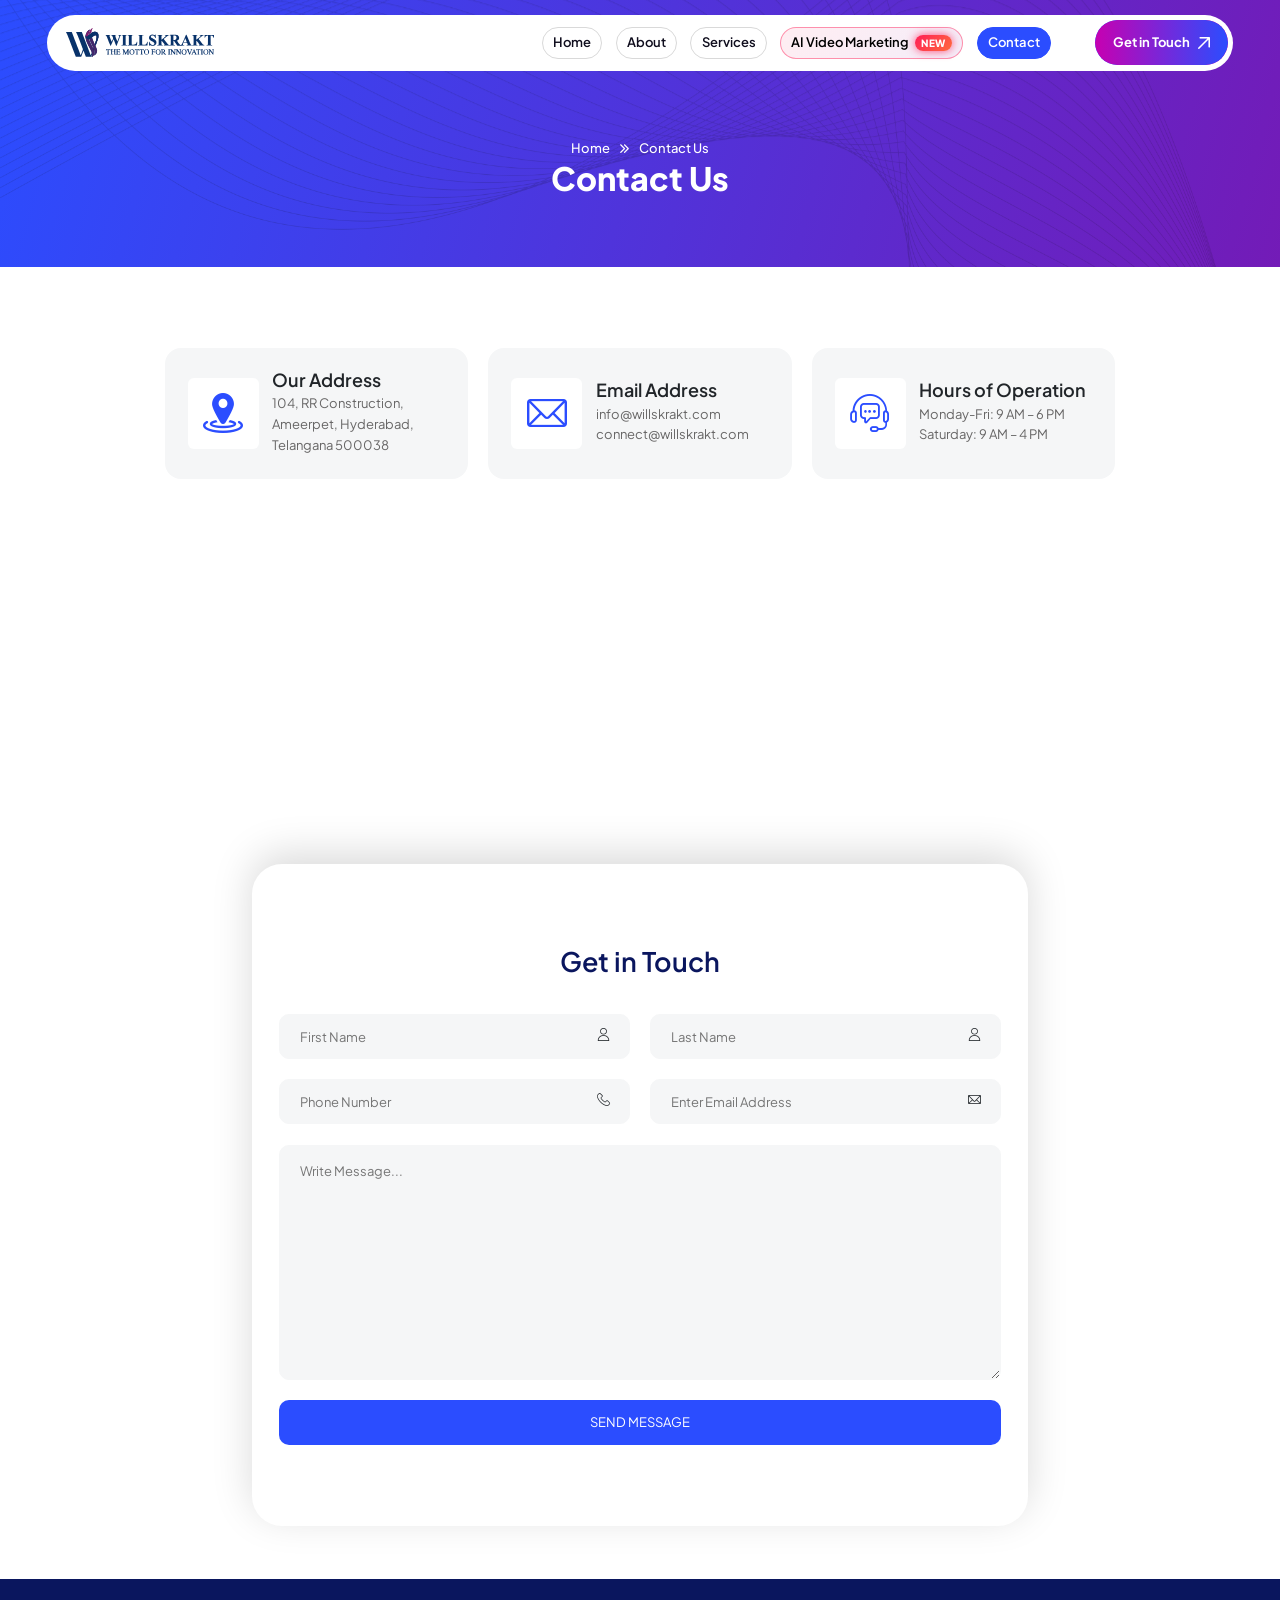
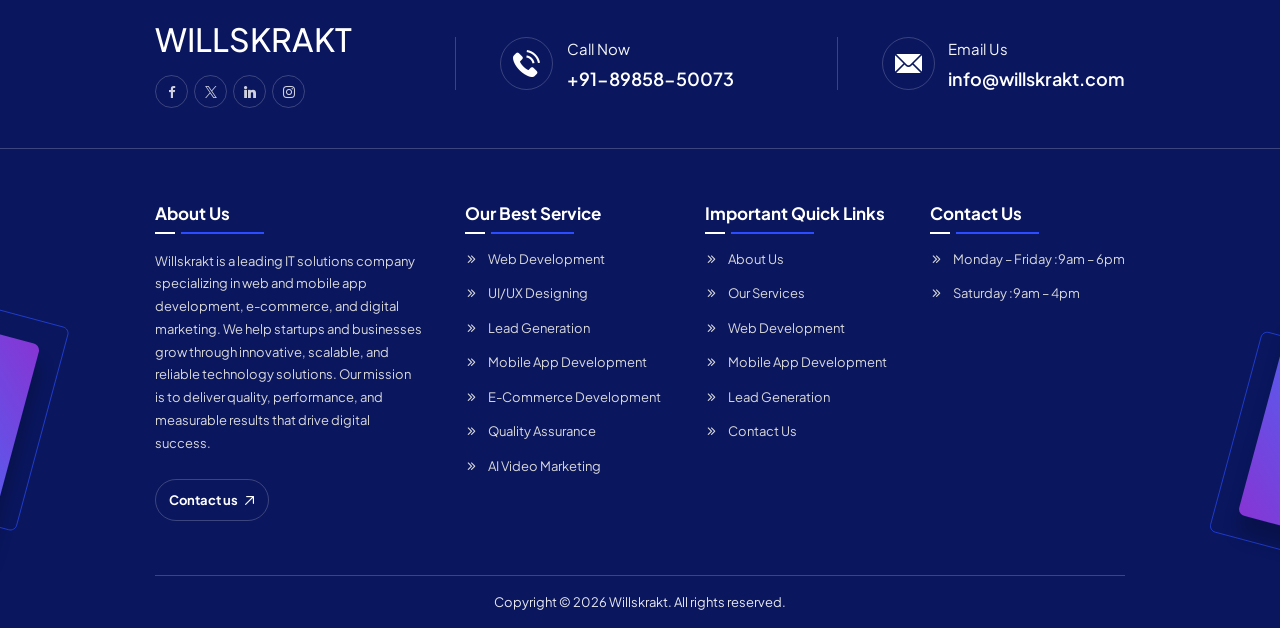
<file: contact.html>
<!DOCTYPE html>
<html lang="en">

<head>
    
    <!-- Google Tag Manager -->
<script>(function(w,d,s,l,i){w[l]=w[l]||[];w[l].push({'gtm.start':
new Date().getTime(),event:'gtm.js'});var f=d.getElementsByTagName(s)[0],
j=d.createElement(s),dl=l!='dataLayer'?'&l='+l:'';j.async=true;j.src=
'https://www.googletagmanager.com/gtm.js?id='+i+dl;f.parentNode.insertBefore(j,f);
})(window,document,'script','dataLayer','GTM-KK2RSCH8');</script>
<!-- End Google Tag Manager -->
    
    <meta charset="UTF-8">
    <!-- Performance & SEO Meta -->
    <meta name="robots" content="index, follow">
    <meta http-equiv="X-UA-Compatible" content="IE=edge">
    <!-- DNS Prefetch -->
    <link rel="dns-prefetch" href="//fonts.googleapis.com">
    <link rel="dns-prefetch" href="//cdnjs.cloudflare.com">
    <meta name="viewport" content="width=device-width, initial-scale=1.0">
    <title>Contact Willskrakt – IT Agency in Hyderabad</title>
    <meta name="description" content="Have a project in mind? Contact Willskrakt for web, mobile, e-commerce, or marketing services. Our team is ready to help — reach out and let's get started!">
    <link rel="canonical" href="https://willskrakt.com/contact.html">
    
    <meta property="og:type" content="website">
<meta property="og:title" content="Contact Willskrakt – IT Agency in Hyderabad">
<meta property="og:description" content="Have a project in mind? Contact Willskrakt for web, mobile, e-commerce, or marketing services. Our team is ready to help — reach out and let's get started!">
<meta property="og:url" content="https://willskrakt.com/contact.html">
<meta property="og:image" content="https://willskrakt.com/assets/img/og-banner.jpg">
<meta name="twitter:card" content="summary_large_image">
<meta name="twitter:title" content="Contact Willskrakt – IT Agency in Hyderabad">
<meta name="twitter:description" content="Have a project in mind? Contact Willskrakt for web, mobile, e-commerce, or marketing services. Our team is ready to help — reach out and let's get started!">
<meta name="twitter:image" content="https://willskrakt.com/assets/img/og-banner.jpg">

    <!-- libraries CSS -->
    <link rel="stylesheet" href="assets/icon/flaticon_digicom.css">
    <link rel="stylesheet" href="assets/vendor/bootstrap/bootstrap.min.css">
    <link rel="stylesheet" href="assets/vendor/splide/splide.min.css">
    <link rel="stylesheet" href="assets/vendor/swiper/swiper-bundle.min.css">
    <link rel="stylesheet" href="assets/vendor/animate-wow/animate.min.css">

    <!-- custom CSS -->
    <link rel="stylesheet" href="assets/css/style.css">
    <script type="application/ld+json">
{
  "@context": "https://schema.org",
  "@type": "BreadcrumbList",
  "itemListElement": [
    {
      "@type": "ListItem",
      "position": 1,
      "name": "Home",
      "item": "https://willskrakt.com/"
    },
    {
      "@type": "ListItem",
      "position": 2,
      "name": "Contact",
      "item": "https://willskrakt.com/contact.html"
    }
  ]
}
</script>
    
</head>

<body>
    
    <!-- Google Tag Manager (noscript) -->
<noscript><iframe src="https://www.googletagmanager.com/ns.html?id=GTM-KK2RSCH8"
height="0" width="0" style="display:none;visibility:hidden"></iframe></noscript>
<!-- End Google Tag Manager (noscript) -->
    
    <div class="preloader" id="preloader">
        <div class="loader"></div>
    </div>

    <!-- SIDEBAR SECTION START -->
    <div class="ul-sidebar">
        <!-- header -->
        <div class="ul-sidebar-header">
            <div class="ul-sidebar-header-logo">
                <a href="index">
                    <img src="assets/img/logo.svg" alt="logo" class="logo">
                </a>
            </div>
            <!-- sidebar closer -->
            <button class="ul-sidebar-closer"><i class="flaticon-close-1"></i></button>
        </div>

        <div class="ul-sidebar-header-nav-wrapper d-block d-lg-none"></div>


        <!-- sidebar footer -->
        <div class="ul-sidebar-footer">
            <span class="ul-sidebar-footer-title">Follow us</span>

            <div class="ul-sidebar-footer-social">
                <a href="https://www.facebook.com/profile.php?id=61577901560413"><i class="flaticon-facebook"></i></a>
                <a href="#"><i class="flaticon-twitter"></i></a>
                <a href="https://www.instagram.com/willskrakt/"><i class="flaticon-instagram"></i></a>
                <a href="#"><i class="flaticon-linkedin-big-logo"></i></a>
            </div>
        </div>
    </div>
    <!-- SIDEBAR SECTION END -->

    <!-- HEADER SECTION START -->
    <header class="ul-header wow animate__slideInDown">
        <div class="ul-header-bottom to-be-sticky wow animate__slideInDown">
            <div class="ul-header-bottom-wrapper ul-header-container">
                <div class="logo-container">
                    <a href="index" class="d-inline-block"><img src="assets/img/logo.svg" alt="logo"
                            class="logo"></a>
                </div>

                <div class="ul-header-bottom-right">
                    <!-- header nav -->
                    <div class="ul-header-nav-wrapper">
                        <div class="to-go-to-sidebar-in-mobile">
                            <nav class="ul-header-nav">
                                <div class="has-sub-menu">
                                    <a href="index" role="button">Home</a>
                                </div>
                                <a href="about">About</a>
                                <div class="has-sub-menu">
                                    <a href="services" role="button">Services</a>
                                    <div class="ul-header-submenu">
                                        <ul>
                                            <li><a href="ai-video-marketing" style="display:flex;align-items:center;justify-content:space-between;"><span>AI Video Marketing</span> <span class="ul-nav-new-badge">NEW</span></a></li>
                                            <li><a href="web-development">Web Development</a></li>
                                            <li><a href="mobile-app-development">Mobile App Development</a></li>
                                            <li><a href="ui-ux-designing">UI/UX Designing</a></li>
                                            <li><a href="e-commerce-development">E-Commerce Development</a></li>
                                            <li><a href="lead-generation">Lead Generation</a></li>
                                            <li><a href="quality-assurance">Quality Assurance</a></li>
                                        </ul>
                                    </div>
                                </div>
                                <a href="ai-video-marketing" class="ul-nav-new-pill">AI Video Marketing <span class="ul-nav-new-badge">NEW</span></a>
                                <a href="contact" class="active">Contact</a>
                            </nav>
                        </div>
                    </div>


                    <a href="contact" class="ul-btn d-sm-inline-flex d-xxs-none"><span>Get in Touch <i
                                class="flaticon-top-right"></i></span></a>
                    <button class="ul-header-sidebar-opener d-lg-none d-inline-flex"><i
                            class="flaticon-right-arrow"></i></button>
                </div>
            </div>
        </div>
    </header>
    <!-- HEADER SECTION END -->


    <main>
        <!-- BREADCRUMBS SECTION START -->
        <section class="ul-breadcrumb ul-section-spacing">
            <div class="ul-container">
                <ul class="ul-breadcrumb-nav">
                    <li><a href="index">Home</a></li>
                    <li><span class="separator"><i class="flaticon-right"></i></span></li>
                    <li>Contact Us</li>
                </ul>
                <h2 class="ul-breadcrumb-title">Contact Us</h2>
            </div>
        </section>
        <!-- BREADCRUMBS SECTION END -->


        <!-- CONTACT INFO SECTION START -->
        <div class="ul-section-spacing ul-container">
            <div class="ul-contact-infos">
                <!-- single contact info -->
                <div class="ul-contact-info">
                    <div class="icon"><i class="flaticon-location"></i></div>
                    <div class="txt">
                        <h6 class="title">Our Address</h6>
                        <p class="descr mb-0">104, RR Construction, Ameerpet, Hyderabad, Telangana 500038</p>
                    </div>
                </div>

                <!-- single contact info -->
                <div class="ul-contact-info">
                    <div class="icon"><i class="flaticon-email"></i></div>
                    <div class="txt">
                        <h6 class="title">Email Address</h6>
                        <p class="descr mb-0">
                            <a href="mailto:info@willskrakt.com">info@willskrakt.com</a>
                            <a href="mailto:connect@willskrakt.com">connect@willskrakt.com</a>
                        </p>
                    </div>
                </div>

                <!-- single contact info -->
                <div class="ul-contact-info">
                    <div class="icon"><i class="flaticon-customer-support"></i></div>
                    <div class="txt">
                        <h6 class="title">Hours of Operation</h6>
                        <p class="descr mb-0">
                            <span>Monday-Fri: 9 AM – 6 PM</span><br>
                            <span>Saturday: 9 AM – 4 PM</span>
                        </p>
                    </div>
                </div>
            </div>
        </div>
        <!-- CONTACT INFO SECTION END -->


        <!-- CONTACT MAP -->
        <div class="ul-contact-map">
            <iframe
                src="https://www.google.com/maps/embed?pb=!1m18!1m12!1m3!1d3320.717933635212!2d78.44425727451598!3d17.438887283457152!2m3!1f0!2f0!3f0!3m2!1i1024!2i768!4f13.1!3m3!1m2!1s0x3bcb910036e036d7%3A0x1f44630e625cb5f9!2sWillskrakt%20Private%20Limited!5e1!3m2!1sen!2sin!4v1762275478821!5m2!1sen!2sin"
                width="600" height="450" style="border:0;" allowfullscreen="" loading="lazy"
                referrerpolicy="no-referrer-when-downgrade"></iframe>
        </div>


        <!-- CONTACT FORM -->
        <div class="ul-contact-from-section">
            <div class="ul-contact-form-2-container">
                <h3 class="ul-contact-form-2-container__title">Get in Touch</h3>
                <form action="emailer.php" class="ul-contact-form-2" id="contactForm">
                    <div class="grid">
                        <!-- firstname -->
                        <div class="form-group">
                            <div class="position-relative">
                                <input type="text" name="firstname" id="firstname" placeholder="First Name" required>
                                <span class="field-icon"><i class="flaticon-user"></i></span>
                            </div>
                        </div>

                        <!-- lastname -->
                        <div class="form-group">
                            <div class="position-relative">
                                <input type="text" name="lastname" id="lastname" placeholder="Last Name" required>
                                <span class="field-icon"><i class="flaticon-user"></i></span>
                            </div>
                        </div>

                        <!-- phone -->
                        <div class="form-group">
                            <div class="position-relative">
                                <input type="tel" name="phone-number" id="phone-number" placeholder="Phone Number"
                                    required>
                                <span class="field-icon"><i class="flaticon-telephone-1"></i></span>
                            </div>
                        </div>
                        <!-- email -->
                        <div class="form-group">
                            <div class="position-relative">
                                <input type="email" name="email" id="email" placeholder="Enter Email Address" required>
                                <span class="field-icon"><i class="flaticon-email"></i></span>
                            </div>
                        </div>
                        <!-- message -->
                        <div class="form-group">
                            <div class="position-relative">
                                <textarea name="message" id="message" placeholder="Write Message..."
                                    required></textarea>
                            </div>
                        </div>
                    </div>
                    <!-- submit btn -->
                    <button type="submit">Send Message</button>
                </form>
            </div>
        </div>
    </main>


    <!-- FOOTER SECTION START -->
    <footer class="ul-footer">
        <!-- footer top -->
        <div class="ul-footer-top">
            <div class="ul-container">
                <div class="ul-footer-top-contact-infos">
                    <!-- single info -->
                    <div class="ul-footer-top-logo">
                        <h2> <a href="index">WILLSKRAKT</a></h2>
                        <!-- <a href="index"><img src="assets/img/Willskrakt-Logo.svg" alt="logo"></a> -->
                        <div class="ul-footer-socials">
                            <a href="https://www.facebook.com/profile.php?id=61577901560413"><i
                                    class="flaticon-facebook-app-symbol"></i></a>
                            <a href="#"><i class="flaticon-twitter"></i></a>
                            <a href="#"><i class="flaticon-linkedin-big-logo"></i></a>
                            <a href="https://www.instagram.com/willskrakt/"><i class="flaticon-instagram"></i></a>
                        </div>
                    </div>

                    <!-- single info -->
                    <div class="ul-footer-top-contact-info">
                        <!-- icon -->
                        <div class="ul-footer-top-contact-info-icon"><i class="flaticon-telephone"></i></div>
                        <!-- txt -->
                        <div class="ul-footer-top-contact-info-txt">
                            <span class="ul-footer-top-contact-info-label">Call Now</span>
                            <h5 class="ul-footer-top-contact-info-address"><a href="tel:8985850073">+91-89858-50073</a>
                            </h5>
                        </div>
                    </div>

                    <!-- single info -->
                    <div class="ul-footer-top-contact-info">
                        <!-- icon -->
                        <div class="ul-footer-top-contact-info-icon"><i class="flaticon-mail"></i></div>
                        <!-- txt -->
                        <div class="ul-footer-top-contact-info-txt">
                            <span class="ul-footer-top-contact-info-label">Email Us</span>
                            <h5 class="ul-footer-top-contact-info-address"><a
                                    href="mailto:info@willskrakt.com">info@willskrakt.com</a></h5>
                        </div>
                    </div>
                </div>
            </div>
        </div>

        <!-- footer middle -->
        <div class="ul-footer-middle">
            <div class="ul-container">
                <div class="ul-footer-middle-wrapper wow animate__fadeInUp">
                    <div class="ul-footer-about">
                        <h3 class="ul-footer-widget-title">About Us</h3>
                        <p class="ul-footer-about-txt">Willskrakt is a leading IT solutions company specializing in web
                            and mobile app development, e-commerce, and digital marketing. We help startups and
                            businesses grow through innovative, scalable, and reliable technology solutions. Our mission
                            is to deliver quality, performance, and measurable results that drive digital success.</p>
                        <a href="contact" class="ul-footer-about-btn">Contact us <i
                                class="flaticon-top-right"></i></a>
                    </div>

                    <div class="ul-footer-widget">
                        <h3 class="ul-footer-widget-title">Our Best Service</h3>

                        <div class="ul-footer-widget-links">
                            <a href="web-development">Web Development</a>
                            <a href="ui-ux-designing">UI/UX Designing</a>
                            <a href="lead-generation">Lead Generation</a>
                            <a href="mobile-app-development">Mobile App Development</a>
                            <a href="e-commerce-development">E-Commerce Development</a>
                            <a href="quality-assurance">Quality Assurance</a>
                            <a href="ai-video-marketing">AI Video Marketing</a>
                        </div>
                    </div>

                    <div class="ul-footer-widget ul-footer-recent-posts">
                        <h3 class="ul-footer-widget-title">Important Quick Links</h3>

                        <div class="ul-footer-widget-links">
                            <a href="about">About Us</a>
                            <a href="services">Our Services</a>
                            <a href="web-development">Web Development</a>
                            <a href="mobile-app-development">Mobile App Development</a>
                            <a href="lead-generation">Lead Generation</a>
                            <a href="contact">Contact Us</a>
                        </div>
                    </div>

                    <div class="ul-footer-widget ul-nwsltr-widget">
                        <h3 class="ul-footer-widget-title">Contact Us</h3>
                        <div class="ul-footer-widget-links">
                            <span>Monday – Friday : <span class="colored">9am – 6pm</span></span>
                            <span>Saturday : <span class="colored">9am – 4pm</span></span>
                        </div>

                    </div>
                </div>
            </div>
        </div>

        <!-- footer bottom -->
        <div class="ul-container">
            <div class="ul-footer-bottom">
                <div class="ul-footer-bottom-wrapper justify-content-center">
                    <p class="copyright-txt">Copyright &copy;
                        <script>document.write(new Date().getFullYear())</script> Willskrakt. All rights reserved.
                    </p>
                </div>
            </div>
        </div>

        <!-- vector -->
        <div class="ul-footer-vectors">
            <img loading="lazy" src="assets/img/footer-vector-1.svg" alt="Footer Image" class="ul-footer-vector-1">
            <img loading="lazy" src="assets/img/footer-vector-2.svg" alt="Footer Image" class="ul-footer-vector-2">
        </div>
    </footer>
    <!-- FOOTER SECTION END -->

    <!-- libraries JS -->
    <script src="assets/vendor/bootstrap/bootstrap.bundle.min.js"></script>
    <script src="assets/vendor/splide/splide.min.js" defer></script>
    <script src="assets/vendor/splide/splide-extension-auto-scroll.min.js"></script>
    <script src="assets/vendor/swiper/swiper-bundle.min.js" defer></script>
    <script src="assets/vendor/animate-wow/wow.min.js"></script>
    <script src="assets/vendor/fslightbox/fslightbox.js"></script>

    <!-- custom JS -->
    <script src="assets/js/main.js" defer></script>
    <script src="assets/js/tab.js"></script>
    <script src="assets/js/accordion.js"></script>
    <script src="assets/js/progressbar.js"></script>

<script>
(function() {
  var form = document.getElementById('contactForm');
  if (!form) return;

  var btn = form.querySelector('button[type="submit"]');
  var originalBtnText = btn ? btn.innerHTML : 'Send Message';

  form.addEventListener('submit', function(e) {
    e.preventDefault();

    // Remove old messages
    var old = form.querySelector('.form-msg');
    if (old) old.remove();

    // Show loading state
    if (btn) {
      btn.disabled = true;
      btn.innerHTML = 'Sending...';
    }

    var payload = {
      firstname:    form.querySelector('[name="firstname"]').value.trim(),
      lastname:     form.querySelector('[name="lastname"]').value.trim(),
      email:        form.querySelector('[name="email"]').value.trim(),
      'phone-number': form.querySelector('[name="phone-number"]').value.trim(),
      message:      form.querySelector('[name="message"]').value.trim()
    };

    fetch('emailer.php', {
      method: 'POST',
      headers: { 'Content-Type': 'application/json' },
      body: JSON.stringify(payload)
    })
    .then(function(res) { return res.json(); })
    .then(function(data) {
      var msg = document.createElement('div');
      msg.className = 'form-msg';
      if (data.status === 'success') {
        msg.style.cssText = 'margin-top:16px;padding:14px 18px;background:#d4edda;color:#155724;border-radius:8px;font-size:15px;';
        msg.innerHTML = '&#10003; ' + data.message;
        form.reset();
      } else {
        msg.style.cssText = 'margin-top:16px;padding:14px 18px;background:#f8d7da;color:#721c24;border-radius:8px;font-size:15px;';
        msg.innerHTML = '&#9888; ' + data.message;
      }
      form.appendChild(msg);
    })
    .catch(function() {
      var msg = document.createElement('div');
      msg.className = 'form-msg';
      msg.style.cssText = 'margin-top:16px;padding:14px 18px;background:#f8d7da;color:#721c24;border-radius:8px;font-size:15px;';
      msg.innerHTML = '&#9888; Something went wrong. Please email us at <a href="mailto:info@willskrakt.com">info@willskrakt.com</a>';
      form.appendChild(msg);
    })
    .finally(function() {
      if (btn) {
        btn.disabled = false;
        btn.innerHTML = originalBtnText;
      }
    });
  });
})();
</script>

</body>

</html>
</file>
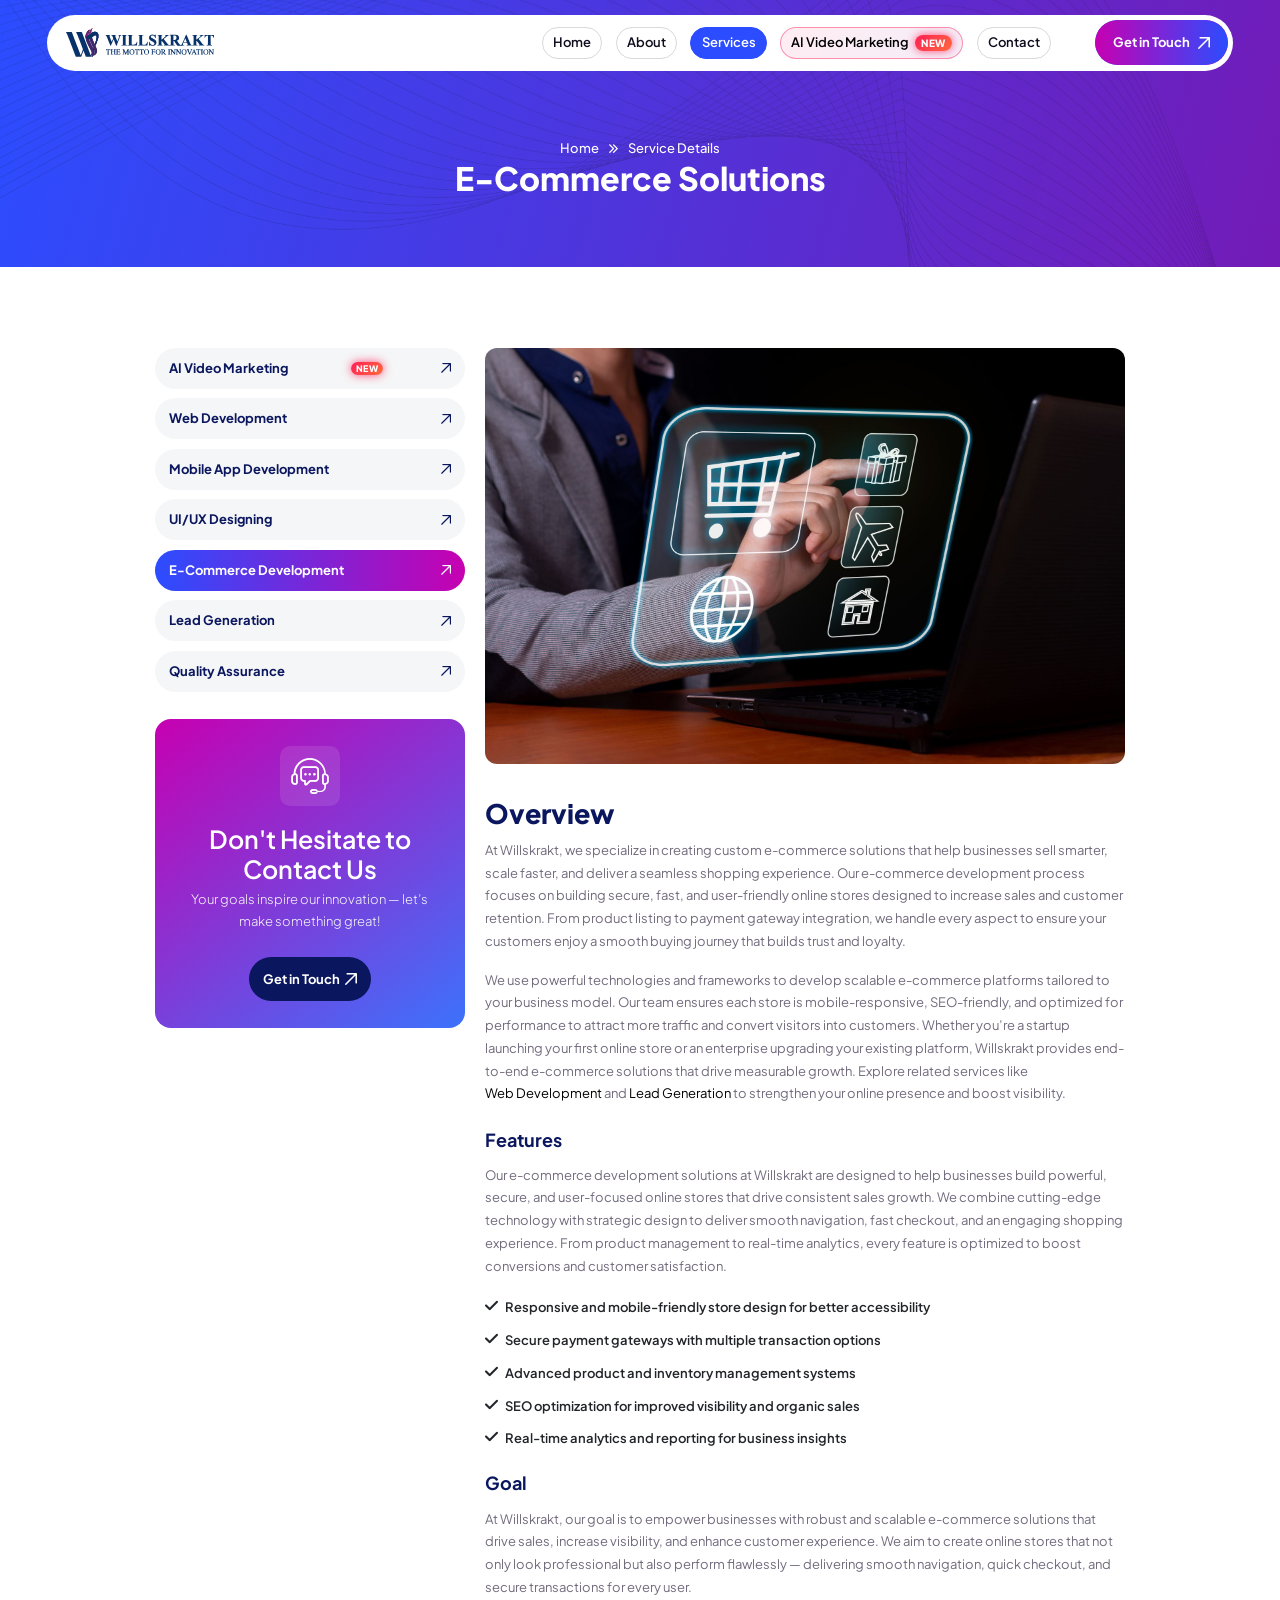
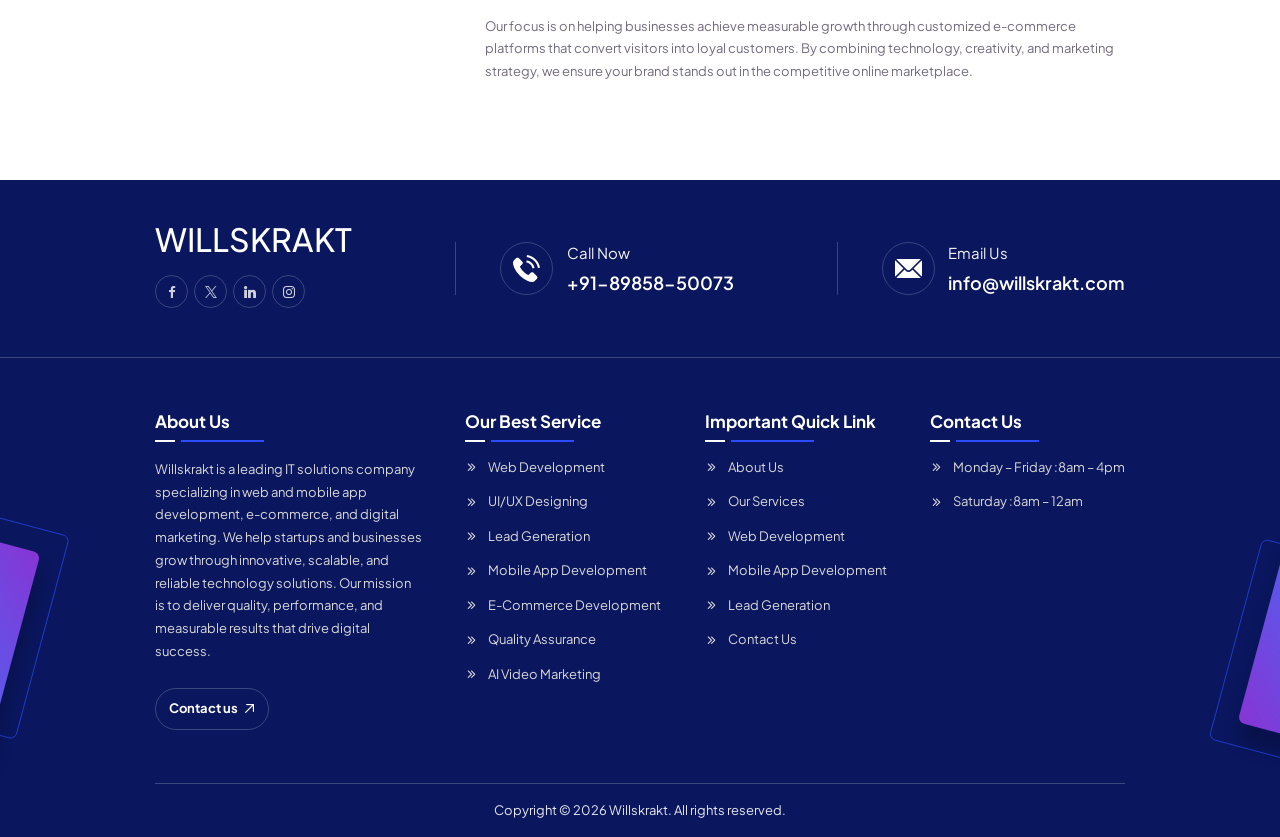
<file: e-commerce-development.html>
<!DOCTYPE html>
<html lang="en">

<head>
    
    <!-- Google Tag Manager -->
<script>(function(w,d,s,l,i){w[l]=w[l]||[];w[l].push({'gtm.start':
new Date().getTime(),event:'gtm.js'});var f=d.getElementsByTagName(s)[0],
j=d.createElement(s),dl=l!='dataLayer'?'&l='+l:'';j.async=true;j.src=
'https://www.googletagmanager.com/gtm.js?id='+i+dl;f.parentNode.insertBefore(j,f);
})(window,document,'script','dataLayer','GTM-KK2RSCH8');</script>
<!-- End Google Tag Manager -->
    
    <meta charset="UTF-8">
    <!-- Performance & SEO Meta -->
    <meta name="robots" content="index, follow">
    <meta http-equiv="X-UA-Compatible" content="IE=edge">
    <!-- DNS Prefetch -->
    <link rel="dns-prefetch" href="//fonts.googleapis.com">
    <link rel="dns-prefetch" href="//cdnjs.cloudflare.com">
    <meta name="viewport" content="width=device-width, initial-scale=1.0">
    <title>E-Commerce Development in Hyderabad | Willskrakt</title>
    <meta name="description" content="Launch a secure, conversion-focused online store with Willskrakt. Our custom e-commerce solutions help you sell smarter and scale faster — get started now!">
    <link rel="canonical" href="https://willskrakt.com/e-commerce-development.html">

    <meta property="og:type" content="website">
<meta property="og:title" content="E-Commerce Development in Hyderabad | Willskrakt">
<meta property="og:description" content="Launch a secure, conversion-focused online store with Willskrakt. Our custom e-commerce solutions help you sell smarter and scale faster — get started now!">
<meta property="og:url" content="https://willskrakt.com/e-commerce-development.html">
<meta property="og:image" content="https://willskrakt.com/assets/img/og-banner.jpg">
<meta name="twitter:card" content="summary_large_image">
<meta name="twitter:title" content="E-Commerce Development in Hyderabad | Willskrakt">
<meta name="twitter:description" content="Launch a secure, conversion-focused online store with Willskrakt. Our custom e-commerce solutions help you sell smarter and scale faster — get started now!">
<meta name="twitter:image" content="https://willskrakt.com/assets/img/og-banner.jpg">

    <!-- libraries CSS -->
    <link rel="stylesheet" href="assets/icon/flaticon_digicom.css">
    <link rel="stylesheet" href="assets/vendor/bootstrap/bootstrap.min.css">
    <link rel="stylesheet" href="assets/vendor/splide/splide.min.css">
    <link rel="stylesheet" href="assets/vendor/swiper/swiper-bundle.min.css">
    <link rel="stylesheet" href="assets/vendor/animate-wow/animate.min.css">

    <!-- custom CSS -->
    <link rel="stylesheet" href="assets/css/style.css">
    
    <script type="application/ld+json">
{
  "@context": "https://schema.org",
  "@type": "BreadcrumbList",
  "itemListElement": [
    {
      "@type": "ListItem",
      "position": 1,
      "name": "Home",
      "item": "https://willskrakt.com/"
    },
    {
      "@type": "ListItem",
      "position": 2,
      "name": "Services",
      "item": "https://willskrakt.com/services.html"
    },
    {
      "@type": "ListItem",
      "position": 3,
      "name": "E-Commerce Development",
      "item": "https://willskrakt.com/e-commerce-development.html"
    }
  ]
}
</script>

<script type="application/ld+json">
{
  "@context": "https://schema.org",
  "@type": "Service",
  "@id": "https://willskrakt.com/e-commerce-development.html#service",
  "name": "E-Commerce Development",
  "alternateName": "Online Store Development Services",
  "description": "Willskrakt creates custom e-commerce solutions that help businesses sell smarter and scale faster. We build secure, fast, and mobile-responsive online stores with payment gateway integration, SEO optimization, and seamless shopping experiences.",
  "url": "https://willskrakt.com/e-commerce-development.html",
  "provider": {
    "@type": "Organization",
    "@id": "https://willskrakt.com/#organization"
  },
  "areaServed": {
    "@type": "City",
    "name": "Hyderabad"
  },
  "serviceType": "E-Commerce Development",
  "category": "Software Development",
  "offers": {
    "@type": "Offer",
    "url": "https://willskrakt.com/e-commerce-development.html",
    "priceCurrency": "INR",
    "availability": "https://schema.org/InStock"
  }
}
</script>
    
</head>

<body>
    
    <!-- Google Tag Manager (noscript) -->
<noscript><iframe src="https://www.googletagmanager.com/ns.html?id=GTM-KK2RSCH8"
height="0" width="0" style="display:none;visibility:hidden"></iframe></noscript>
<!-- End Google Tag Manager (noscript) -->
    
    <div class="preloader" id="preloader">
        <div class="loader"></div>
    </div>

    <!-- SIDEBAR SECTION START -->
    <div class="ul-sidebar">
        <!-- header -->
        <div class="ul-sidebar-header">
            <div class="ul-sidebar-header-logo">
                <a href="index">
                    <img src="assets/img/logo.svg" alt="logo" class="logo">
                </a>
            </div>
            <!-- sidebar closer -->
            <button class="ul-sidebar-closer"><i class="flaticon-close-1"></i></button>
        </div>

        <div class="ul-sidebar-header-nav-wrapper d-block d-lg-none"></div>


        <!-- sidebar footer -->
        <div class="ul-sidebar-footer">
            <span class="ul-sidebar-footer-title">Follow us</span>

            <div class="ul-sidebar-footer-social">
                <a href="https://www.facebook.com/profile.php?id=61577901560413"><i class="flaticon-facebook"></i></a>
                <a href="#"><i class="flaticon-twitter"></i></a>
                <a href="https://www.instagram.com/willskrakt/"><i class="flaticon-instagram"></i></a>
                <a href="#"><i class="flaticon-linkedin-big-logo"></i></a>
            </div>
        </div>
    </div>
    <!-- SIDEBAR SECTION END -->

    <!-- HEADER SECTION START -->
    <header class="ul-header wow animate__slideInDown">
        <div class="ul-header-bottom to-be-sticky wow animate__slideInDown">
            <div class="ul-header-bottom-wrapper ul-header-container">
                <div class="logo-container">
                    <a href="index" class="d-inline-block"><img src="assets/img/logo.svg" alt="logo" class="logo"></a>
                </div>

                <div class="ul-header-bottom-right">
                    <!-- header nav -->
                    <div class="ul-header-nav-wrapper">
                        <div class="to-go-to-sidebar-in-mobile">
                            <nav class="ul-header-nav">
                                <div class="has-sub-menu">
                                    <a href="index" role="button">Home</a>
                                </div>
                                <a href="about">About</a>
                                <div class="has-sub-menu active">
                                    <a href="services" role="button">Services</a>
                                    <div class="ul-header-submenu">
                                        <ul>
                                            <li><a href="ai-video-marketing" style="display:flex;align-items:center;justify-content:space-between;"><span>AI Video Marketing</span> <span class="ul-nav-new-badge">NEW</span></a></li>
                                            <li><a href="web-development">Web Development</a></li>
                                            <li><a href="mobile-app-development">Mobile App Development</a></li>
                                            <li><a href="ui-ux-designing">UI/UX Designing</a></li>
                                            <li><a href="e-commerce-development">E-Commerce Development</a></li>
                                            <li><a href="lead-generation">Lead Generation</a></li>
                                            <li><a href="quality-assurance">Quality Assurance</a></li>
                                        </ul>
                                    </div>
                                </div>
                                <a href="ai-video-marketing" class="ul-nav-new-pill">AI Video Marketing <span class="ul-nav-new-badge">NEW</span></a>
                                <a href="contact">Contact</a>
                            </nav>
                        </div>
                    </div>

                    
                    <a href="contact" class="ul-btn d-sm-inline-flex d-xxs-none"><span>Get in Touch <i class="flaticon-top-right"></i></span></a>
                    <button class="ul-header-sidebar-opener d-lg-none d-inline-flex"><i class="flaticon-right-arrow"></i></button>
                </div>
            </div>
        </div>
    </header>
    <!-- HEADER SECTION END -->


    <main>
        <!-- BREADCRUMBS SECTION START -->
        <section class="ul-breadcrumb ul-section-spacing">
            <div class="ul-container">
                <ul class="ul-breadcrumb-nav">
                    <li><a href="index">Home</a></li>
                    <li><span class="separator"><i class="flaticon-right"></i></span></li>
                    <li>Service Details</li>
                </ul>
                <h2 class="ul-breadcrumb-title">E-Commerce Solutions</h2>
            </div>
        </section>
        <!-- BREADCRUMBS SECTION END -->


        <section class="ul-service-details ul-section-spacing">
            <div class="ul-container">
                <div class="row ul-bs-row flex-column-reverse flex-md-row">
                    <div class="col-md-4 wow animate__fadeInUp">
                        <div class="ul-service-details-sidebar">
                            <ul class="ul-service-details-sidebar-links">
                                <li><a href="ai-video-marketing">AI Video Marketing <span class="ul-nav-new-badge" style="font-size:9px;padding:2px 5px;margin-left:5px;">NEW</span> <i class="flaticon-top-right"></i></a></li>
                                <li><a href="web-development">Web Development <i class="flaticon-top-right"></i></a></li>
                                <li><a href="mobile-app-development">Mobile App Development <i class="flaticon-top-right"></i></a></li>
                                <li><a href="ui-ux-designing">UI/UX Designing <i class="flaticon-top-right"></i></a></li>
                                <li><a href="e-commerce-development" class="active">E-Commerce Development <i class="flaticon-top-right"></i></a></li>
                                <li><a href="lead-generation">Lead Generation <i class="flaticon-top-right"></i></a></li>
                                <li><a href="quality-assurance">Quality Assurance <i class="flaticon-top-right"></i></a></li>
                            </ul>


                            <!-- call to action card -->
                            <div class="ul-service-details-sidebar-cta">
                                <div class="ul-service-details-sidebar-cta-icon"><i class="flaticon-customer-support"></i></div>
                                <h2 class="ul-service-details-sidebar-cta-title">Don't Hesitate to Contact Us</h2>
                                <p class="ul-service-details-sidebar-cta-descr">Your goals inspire our innovation — let’s make something great!</p>
                                <a href="contact" class="ul-service-details-sidebar-cta-btn">Get in Touch <i class="flaticon-top-right"></i></a>
                            </div>
                        </div>
                    </div>


                    <div class="col-md-8 wow animate__fadeInUp">
                        <div>
                            <div class="ul-service-details-img">
                                <img loading="lazy" src="assets/img/inner-service-4.jpg" alt="Image">
                            </div>
                            <div class="ul-service-details-txt">
                                <h2 class="ul-service-details-title">Overview</h2>
                                <p class="ul-service-details-descr">At Willskrakt, we specialize in creating custom e-commerce solutions that help businesses sell smarter, scale faster, and deliver a seamless shopping experience. Our e-commerce development process focuses on building secure, fast, and user-friendly online stores designed to increase sales and customer retention. From product listing to payment gateway integration, we handle every aspect to ensure your customers enjoy a smooth buying journey that builds trust and loyalty.</p>

                                <p class="ul-service-details-descr">We use powerful technologies and frameworks to develop scalable e-commerce platforms tailored to your business model. Our team ensures each store is mobile-responsive, SEO-friendly, and optimized for performance to attract more traffic and convert visitors into customers. Whether you’re a startup launching your first online store or an enterprise upgrading your existing platform, Willskrakt provides end-to-end e-commerce solutions that drive measurable growth. Explore related services like <a href="web-development.html">Web Development</a> and <a href="lead-generation.html"> Lead Generation</a> to strengthen your online presence and boost visibility.</p>

                                <div class="ul-service-details-inner-block">
                                    <h3 class="ul-service-details-inner-title">Features</h3>
                                    <p class="ul-service-details-descr">Our e-commerce development solutions at Willskrakt are designed to help businesses build powerful, secure, and user-focused online stores that drive consistent sales growth. We combine cutting-edge technology with strategic design to deliver smooth navigation, fast checkout, and an engaging shopping experience. From product management to real-time analytics, every feature is optimized to boost conversions and customer satisfaction.</p>

                                    <ul>
                                        <li>Responsive and mobile-friendly store design for better accessibility</li>
                                        <li>Secure payment gateways with multiple transaction options</li>
                                        <li>Advanced product and inventory management systems</li>
                                        <li>SEO optimization for improved visibility and organic sales</li>
                                        <li>Real-time analytics and reporting for business insights</li>
                                    </ul>
                                </div>

                                <div class="ul-service-details-inner-block">
                                    <h3 class="ul-service-details-inner-title">Goal</h3>
                                    <p class="ul-service-details-descr">At Willskrakt, our goal is to empower businesses with robust and scalable e-commerce solutions that drive sales, increase visibility, and enhance customer experience. We aim to create online stores that not only look professional but also perform flawlessly — delivering smooth navigation, quick checkout, and secure transactions for every user.</p>
                                    <p class="ul-service-details-descr">Our focus is on helping businesses achieve measurable growth through customized e-commerce platforms that convert visitors into loyal customers. By combining technology, creativity, and marketing strategy, we ensure your brand stands out in the competitive online marketplace.</p>

                                </div>
                            </div>
                        </div>
                    </div>
                </div>
            </div>
        </section>
    </main>


    <!-- FOOTER SECTION START -->
    <footer class="ul-footer">
        <!-- footer top -->
        <div class="ul-footer-top">
            <div class="ul-container">
                <div class="ul-footer-top-contact-infos">
                    <!-- single info -->
                    <div class="ul-footer-top-logo">
                    <h2> <a href="index">WILLSKRAKT</a><h2>
                        <!-- <a href="index"><img src="assets/img/Willskrakt-Logo.svg" alt="logo"></a> -->
                        <div class="ul-footer-socials">
                            <a href="https://www.facebook.com/profile.php?id=61577901560413"><i class="flaticon-facebook-app-symbol"></i></a>
                            <a href="#"><i class="flaticon-twitter"></i></a>
                            <a href="#"><i class="flaticon-linkedin-big-logo"></i></a>
                            <a href="https://www.instagram.com/willskrakt/"><i class="flaticon-instagram"></i></a>
                        </div>
                    </div>

                    <!-- single info -->
                    <div class="ul-footer-top-contact-info">
                        <!-- icon -->
                        <div class="ul-footer-top-contact-info-icon"><i class="flaticon-telephone"></i></div>
                        <!-- txt -->
                        <div class="ul-footer-top-contact-info-txt">
                            <span class="ul-footer-top-contact-info-label">Call Now</span>
                            <h5 class="ul-footer-top-contact-info-address"><a href="tel:8985850073">+91-89858-50073</a></h5>
                        </div>
                    </div>

                    <!-- single info -->
                    <div class="ul-footer-top-contact-info">
                        <!-- icon -->
                        <div class="ul-footer-top-contact-info-icon"><i class="flaticon-mail"></i></div>
                        <!-- txt -->
                        <div class="ul-footer-top-contact-info-txt">
                            <span class="ul-footer-top-contact-info-label">Email Us</span>
                            <h5 class="ul-footer-top-contact-info-address"><a href="mailto:info@willskrakt.com">info@willskrakt.com</a></h5>
                        </div>
                    </div>
                </div>
            </div>
        </div>

        <!-- footer middle -->
        <div class="ul-footer-middle">
            <div class="ul-container">
                <div class="ul-footer-middle-wrapper wow animate__fadeInUp">
                    <div class="ul-footer-about">
                        <h3 class="ul-footer-widget-title">About Us</h3>
                        <p class="ul-footer-about-txt">Willskrakt is a leading IT solutions company specializing in web and mobile app development, e-commerce, and digital marketing. We help startups and businesses grow through innovative, scalable, and reliable technology solutions. Our mission is to deliver quality, performance, and measurable results that drive digital success.</p>
                        <a href="contact" class="ul-footer-about-btn">Contact us <i class="flaticon-top-right"></i></a>
                    </div>

                    <div class="ul-footer-widget">
                        <h3 class="ul-footer-widget-title">Our Best Service</h3>

                        <div class="ul-footer-widget-links">
                            <a href="web-development">Web Development</a>
                            <a href="ui-ux-designing">UI/UX Designing</a>
                            <a href="lead-generation">Lead Generation</a>
                            <a href="mobile-app-development">Mobile App Development</a>
                            <a href="e-commerce-development">E-Commerce Development</a>
                            <a href="quality-assurance">Quality Assurance</a>
                            <a href="ai-video-marketing">AI Video Marketing</a>
                        </div>
                    </div>

                    <div class="ul-footer-widget ul-footer-recent-posts">
                        <h3 class="ul-footer-widget-title">Important Quick Link</h3>

                        <div class="ul-footer-widget-links">
                            <a href="about">About Us</a>
                            <a href="services">Our Services</a>
                            <a href="web-development">Web Development</a>
                            <a href="mobile-app-development">Mobile App Development</a>
                            <a href="lead-generation">Lead Generation</a>
                            <a href="contact">Contact Us</a>
                        </div>
                    </div>

                    <div class="ul-footer-widget ul-nwsltr-widget">
                        <h3 class="ul-footer-widget-title">Contact Us</h3>
                        <div class="ul-footer-widget-links">
                            <span>Monday – Friday : <span class="colored">8am – 4pm</span></span>
                            <span>Saturday : <span class="colored">8am – 12am</span></span>
                        </div>
                        
                    </div>
                </div>
            </div>
        </div>

        <!-- footer bottom -->
        <div class="ul-container">
            <div class="ul-footer-bottom">
                <div class="ul-footer-bottom-wrapper justify-content-center">
                    <p class="copyright-txt">Copyright &copy;
                        <script>document.write(new Date().getFullYear())</script> Willskrakt. All rights reserved.
                    </p>
                </div>
            </div>
        </div>

        <!-- vector -->
        <div class="ul-footer-vectors">
            <img loading="lazy" src="assets/img/footer-vector-1.svg" alt="Footer Image" class="ul-footer-vector-1">
            <img loading="lazy" src="assets/img/footer-vector-2.svg" alt="Footer Image" class="ul-footer-vector-2">
        </div>
    </footer>
    <!-- FOOTER SECTION END -->

    <!-- libraries JS -->
    <script src="assets/vendor/bootstrap/bootstrap.bundle.min.js"></script>
    <script src="assets/vendor/splide/splide.min.js" defer></script>
    <script src="assets/vendor/splide/splide-extension-auto-scroll.min.js"></script>
    <script src="assets/vendor/swiper/swiper-bundle.min.js" defer></script>
    <script src="assets/vendor/animate-wow/wow.min.js"></script>
    <script src="assets/vendor/fslightbox/fslightbox.js"></script>

    <!-- custom JS -->
    <script src="assets/js/main.js" defer></script>
    <script src="assets/js/tab.js"></script>
    <script src="assets/js/accordion.js"></script>
    <script src="assets/js/progressbar.js"></script>
</body>

</html>
</file>
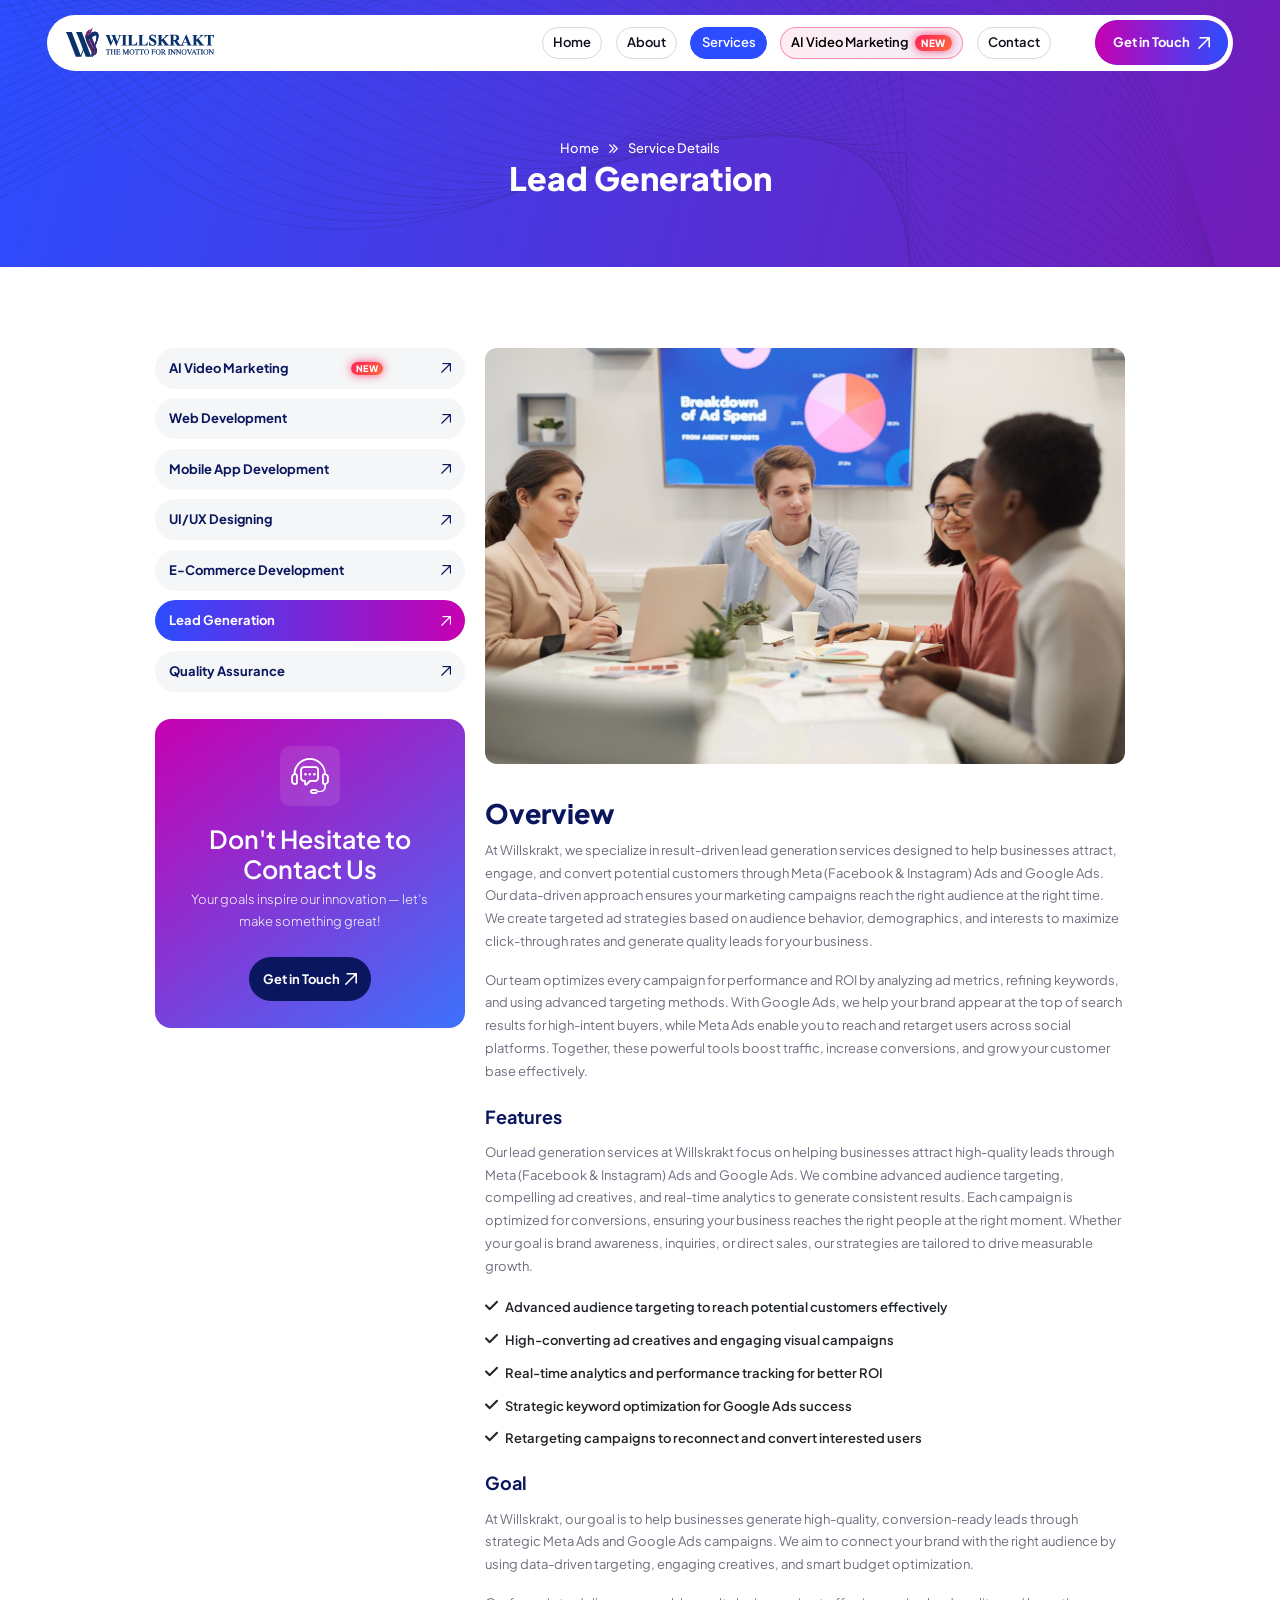
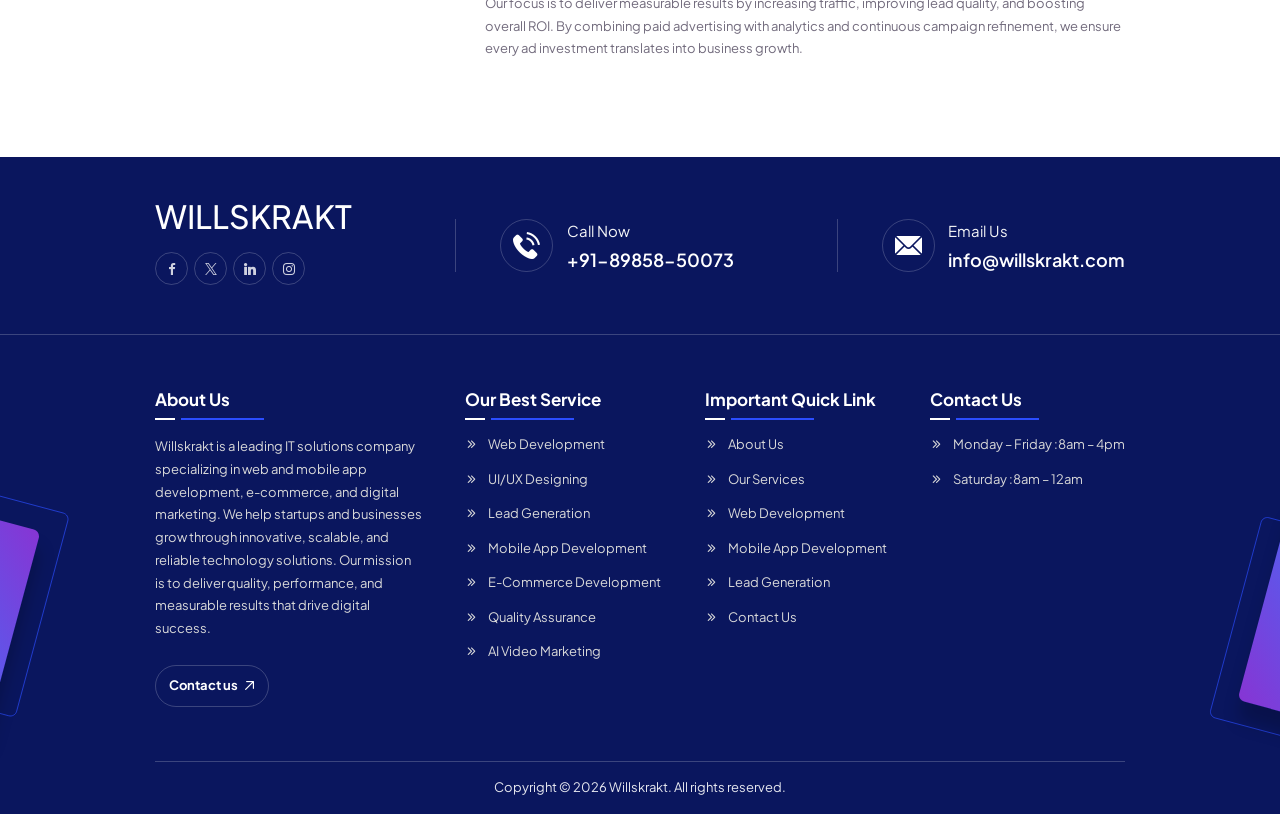
<file: lead-generation.html>
<!DOCTYPE html>
<html lang="en">

<head>
    
    <!-- Google Tag Manager -->
<script>(function(w,d,s,l,i){w[l]=w[l]||[];w[l].push({'gtm.start':
new Date().getTime(),event:'gtm.js'});var f=d.getElementsByTagName(s)[0],
j=d.createElement(s),dl=l!='dataLayer'?'&l='+l:'';j.async=true;j.src=
'https://www.googletagmanager.com/gtm.js?id='+i+dl;f.parentNode.insertBefore(j,f);
})(window,document,'script','dataLayer','GTM-KK2RSCH8');</script>
<!-- End Google Tag Manager -->
    
    <meta charset="UTF-8">
    <!-- Performance & SEO Meta -->
    <meta name="robots" content="index, follow">
    <meta http-equiv="X-UA-Compatible" content="IE=edge">
    <!-- DNS Prefetch -->
    <link rel="dns-prefetch" href="//fonts.googleapis.com">
    <link rel="dns-prefetch" href="//cdnjs.cloudflare.com">
    <meta name="viewport" content="width=device-width, initial-scale=1.0">
    <title>Lead Generation Services in Hyderabad | Willskrakt</title>
    <meta name="description" content="Willskrakt runs Meta & Google Ads campaigns to attract quality leads and boost ROI. Grow your customer base with data-driven advertising — get started now!">
    <link rel="canonical" href="https://willskrakt.com/lead-generation.html">
    
    <meta property="og:type" content="website">
<meta property="og:title" content="Lead Generation Services in Hyderabad | Willskrakt">
<meta property="og:description" content="Willskrakt runs Meta & Google Ads campaigns to attract quality leads and boost ROI. Grow your customer base with data-driven advertising — get started now!">
<meta property="og:url" content="https://willskrakt.com/lead-generation.html">
<meta property="og:image" content="https://willskrakt.com/assets/img/og-banner.jpg">
<meta name="twitter:card" content="summary_large_image">
<meta name="twitter:title" content="Lead Generation Services in Hyderabad | Willskrakt">
<meta name="twitter:description" content="Willskrakt runs Meta & Google Ads campaigns to attract quality leads and boost ROI. Grow your customer base with data-driven advertising — get started now!">
<meta name="twitter:image" content="https://willskrakt.com/assets/img/og-banner.jpg">

    <!-- libraries CSS -->
    <link rel="stylesheet" href="assets/icon/flaticon_digicom.css">
    <link rel="stylesheet" href="assets/vendor/bootstrap/bootstrap.min.css">
    <link rel="stylesheet" href="assets/vendor/splide/splide.min.css">
    <link rel="stylesheet" href="assets/vendor/swiper/swiper-bundle.min.css">
    <link rel="stylesheet" href="assets/vendor/animate-wow/animate.min.css">

    <!-- custom CSS -->
    <link rel="stylesheet" href="assets/css/style.css">
    
    <script type="application/ld+json">
{
  "@context": "https://schema.org",
  "@type": "BreadcrumbList",
  "itemListElement": [
    {
      "@type": "ListItem",
      "position": 1,
      "name": "Home",
      "item": "https://willskrakt.com/"
    },
    {
      "@type": "ListItem",
      "position": 2,
      "name": "Services",
      "item": "https://willskrakt.com/services.html"
    },
    {
      "@type": "ListItem",
      "position": 3,
      "name": "Lead Generation",
      "item": "https://willskrakt.com/lead-generation.html"
    }
  ]
}
</script>

<script type="application/ld+json">
{
  "@context": "https://schema.org",
  "@type": "Service",
  "@id": "https://willskrakt.com/lead-generation.html#service",
  "name": "Lead Generation",
  "alternateName": "Meta Ads and Google Ads Lead Generation Services",
  "description": "Willskrakt delivers result-driven lead generation through targeted Meta (Facebook & Instagram) Ads and Google Ads campaigns. Our data-driven approach maximises click-through rates, boosts conversions, and grows your customer base effectively.",
  "url": "https://willskrakt.com/lead-generation.html",
  "provider": {
    "@type": "Organization",
    "@id": "https://willskrakt.com/#organization"
  },
  "areaServed": {
    "@type": "City",
    "name": "Hyderabad"
  },
  "serviceType": "Digital Marketing",
  "category": "Digital Marketing",
  "offers": {
    "@type": "Offer",
    "url": "https://willskrakt.com/lead-generation.html",
    "priceCurrency": "INR",
    "availability": "https://schema.org/InStock"
  }
}
</script>
    
</head>

<body>
    
    <!-- Google Tag Manager (noscript) -->
<noscript><iframe src="https://www.googletagmanager.com/ns.html?id=GTM-KK2RSCH8"
height="0" width="0" style="display:none;visibility:hidden"></iframe></noscript>
<!-- End Google Tag Manager (noscript) -->
    
    <div class="preloader" id="preloader">
        <div class="loader"></div>
    </div>

    <!-- SIDEBAR SECTION START -->
    <div class="ul-sidebar">
        <!-- header -->
        <div class="ul-sidebar-header">
            <div class="ul-sidebar-header-logo">
                <a href="index">
                    <img src="assets/img/logo.svg" alt="logo" class="logo">
                </a>
            </div>
            <!-- sidebar closer -->
            <button class="ul-sidebar-closer"><i class="flaticon-close-1"></i></button>
        </div>

        <div class="ul-sidebar-header-nav-wrapper d-block d-lg-none"></div>


        <!-- sidebar footer -->
        <div class="ul-sidebar-footer">
            <span class="ul-sidebar-footer-title">Follow us</span>

            <div class="ul-sidebar-footer-social">
                <a href="https://www.facebook.com/profile.php?id=61577901560413"><i class="flaticon-facebook"></i></a>
                <a href="#"><i class="flaticon-twitter"></i></a>
                <a href="https://www.instagram.com/willskrakt/"><i class="flaticon-instagram"></i></a>
                <a href="#"><i class="flaticon-linkedin-big-logo"></i></a>
            </div>
        </div>
    </div>
    <!-- SIDEBAR SECTION END -->

    <!-- HEADER SECTION START -->
    <header class="ul-header wow animate__slideInDown">
        <div class="ul-header-bottom to-be-sticky wow animate__slideInDown">
            <div class="ul-header-bottom-wrapper ul-header-container">
                <div class="logo-container">
                    <a href="index" class="d-inline-block"><img src="assets/img/logo.svg" alt="logo" class="logo"></a>
                </div>

                <div class="ul-header-bottom-right">
                    <!-- header nav -->
                    <div class="ul-header-nav-wrapper">
                        <div class="to-go-to-sidebar-in-mobile">
                            <nav class="ul-header-nav">
                                <div class="has-sub-menu">
                                    <a href="index" role="button">Home</a>
                                </div>
                                <a href="about">About</a>
                                <div class="has-sub-menu active">
                                    <a href="services" role="button">Services</a>
                                    <div class="ul-header-submenu">
                                        <ul>
                                            <li><a href="ai-video-marketing" style="display:flex;align-items:center;justify-content:space-between;"><span>AI Video Marketing</span> <span class="ul-nav-new-badge">NEW</span></a></li>
                                            <li><a href="web-development">Web Development</a></li>
                                            <li><a href="mobile-app-development">Mobile App Development</a></li>
                                            <li><a href="ui-ux-designing">UI/UX Designing</a></li>
                                            <li><a href="e-commerce-development">E-Commerce Development</a></li>
                                            <li><a href="lead-generation">Lead Generation</a></li>
                                            <li><a href="quality-assurance">Quality Assurance</a></li>
                                        </ul>
                                    </div>
                                </div>
                                <a href="ai-video-marketing" class="ul-nav-new-pill">AI Video Marketing <span class="ul-nav-new-badge">NEW</span></a>
                                <a href="contact">Contact</a>
                            </nav>
                        </div>
                    </div>

                    
                    <a href="contact" class="ul-btn d-sm-inline-flex d-xxs-none"><span>Get in Touch <i class="flaticon-top-right"></i></span></a>
                    <button class="ul-header-sidebar-opener d-lg-none d-inline-flex"><i class="flaticon-right-arrow"></i></button>
                </div>
            </div>
        </div>
    </header>
    <!-- HEADER SECTION END -->


    <main>
        <!-- BREADCRUMBS SECTION START -->
        <section class="ul-breadcrumb ul-section-spacing">
            <div class="ul-container">
                <ul class="ul-breadcrumb-nav">
                    <li><a href="index">Home</a></li>
                    <li><span class="separator"><i class="flaticon-right"></i></span></li>
                    <li>Service Details</li>
                </ul>
                <h2 class="ul-breadcrumb-title">Lead Generation</h2>
            </div>
        </section>
        <!-- BREADCRUMBS SECTION END -->


        <section class="ul-service-details ul-section-spacing">
            <div class="ul-container">
                <div class="row ul-bs-row flex-column-reverse flex-md-row">
                    <div class="col-md-4 wow animate__fadeInUp">
                        <div class="ul-service-details-sidebar">
                            <ul class="ul-service-details-sidebar-links">
                                <li><a href="ai-video-marketing">AI Video Marketing <span class="ul-nav-new-badge" style="font-size:9px;padding:2px 5px;margin-left:5px;">NEW</span> <i class="flaticon-top-right"></i></a></li>
                                <li><a href="web-development">Web Development <i class="flaticon-top-right"></i></a></li>
                                <li><a href="mobile-app-development">Mobile App Development <i class="flaticon-top-right"></i></a></li>
                                <li><a href="ui-ux-designing">UI/UX Designing <i class="flaticon-top-right"></i></a></li>
                                <li><a href="e-commerce-development">E-Commerce Development <i class="flaticon-top-right"></i></a></li>
                                <li><a href="lead-generation" class="active">Lead Generation <i class="flaticon-top-right"></i></a></li>
                                <li><a href="quality-assurance">Quality Assurance <i class="flaticon-top-right"></i></a></li>
                            </ul>


                            <!-- call to action card -->
                            <div class="ul-service-details-sidebar-cta">
                                <div class="ul-service-details-sidebar-cta-icon"><i class="flaticon-customer-support"></i></div>
                                <h2 class="ul-service-details-sidebar-cta-title">Don't Hesitate to Contact Us</h2>
                                <p class="ul-service-details-sidebar-cta-descr">Your goals inspire our innovation — let’s make something great!</p>
                                <a href="contact" class="ul-service-details-sidebar-cta-btn">Get in Touch <i class="flaticon-top-right"></i></a>
                            </div>
                        </div>
                    </div>


                    <div class="col-md-8 wow animate__fadeInUp">
                        <div>
                            <div class="ul-service-details-img">
                                <img loading="lazy" src="assets/img/inner-service-5.jpg" alt="Image">
                            </div>
                            <div class="ul-service-details-txt">
                                <h2 class="ul-service-details-title">Overview</h2>
                                <p class="ul-service-details-descr">At Willskrakt, we specialize in result-driven lead generation services designed to help businesses attract, engage, and convert potential customers through Meta (Facebook & Instagram) Ads and Google Ads. Our data-driven approach ensures your marketing campaigns reach the right audience at the right time. We create targeted ad strategies based on audience behavior, demographics, and interests to maximize click-through rates and generate quality leads for your business.</p>

                                <p class="ul-service-details-descr">Our team optimizes every campaign for performance and ROI by analyzing ad metrics, refining keywords, and using advanced targeting methods. With Google Ads, we help your brand appear at the top of search results for high-intent buyers, while Meta Ads enable you to reach and retarget users across social platforms. Together, these powerful tools boost traffic, increase conversions, and grow your customer base effectively.</p>

                                <div class="ul-service-details-inner-block">
                                    <h3 class="ul-service-details-inner-title">Features</h3>
                                    <p class="ul-service-details-descr">Our lead generation services at Willskrakt focus on helping businesses attract high-quality leads through Meta (Facebook & Instagram) Ads and Google Ads. We combine advanced audience targeting, compelling ad creatives, and real-time analytics to generate consistent results. Each campaign is optimized for conversions, ensuring your business reaches the right people at the right moment. Whether your goal is brand awareness, inquiries, or direct sales, our strategies are tailored to drive measurable growth.</p>

                                    <ul>
                                        <li>Advanced audience targeting to reach potential customers effectively</li>
                                        <li>High-converting ad creatives and engaging visual campaigns</li>
                                        <li>Real-time analytics and performance tracking for better ROI</li>
                                        <li>Strategic keyword optimization for Google Ads success</li>
                                        <li>Retargeting campaigns to reconnect and convert interested users</li>
                                    </ul>
                                </div>

                                <div class="ul-service-details-inner-block">
                                    <h3 class="ul-service-details-inner-title">Goal</h3>
                                    <p class="ul-service-details-descr">At Willskrakt, our goal is to help businesses generate high-quality, conversion-ready leads through strategic Meta Ads and Google Ads campaigns. We aim to connect your brand with the right audience by using data-driven targeting, engaging creatives, and smart budget optimization.</p>
                                    <p class="ul-service-details-descr">Our focus is to deliver measurable results by increasing traffic, improving lead quality, and boosting overall ROI. By combining paid advertising with analytics and continuous campaign refinement, we ensure every ad investment translates into business growth.</p>

                                </div>
                            </div>
                        </div>
                    </div>
                </div>
            </div>
        </section>
    </main>


    <!-- FOOTER SECTION START -->
    <footer class="ul-footer">
        <!-- footer top -->
        <div class="ul-footer-top">
            <div class="ul-container">
                <div class="ul-footer-top-contact-infos">
                    <!-- single info -->
                    <div class="ul-footer-top-logo">
                    <h2> <a href="index">WILLSKRAKT</a><h2>
                        <!-- <a href="index"><img src="assets/img/Willskrakt-Logo.svg" alt="logo"></a> -->
                        <div class="ul-footer-socials">
                            <a href="https://www.facebook.com/profile.php?id=61577901560413"><i class="flaticon-facebook-app-symbol"></i></a>
                            <a href="#"><i class="flaticon-twitter"></i></a>
                            <a href="#"><i class="flaticon-linkedin-big-logo"></i></a>
                            <a href="https://www.instagram.com/willskrakt/"><i class="flaticon-instagram"></i></a>
                        </div>
                    </div>

                    <!-- single info -->
                    <div class="ul-footer-top-contact-info">
                        <!-- icon -->
                        <div class="ul-footer-top-contact-info-icon"><i class="flaticon-telephone"></i></div>
                        <!-- txt -->
                        <div class="ul-footer-top-contact-info-txt">
                            <span class="ul-footer-top-contact-info-label">Call Now</span>
                            <h5 class="ul-footer-top-contact-info-address"><a href="tel:8985850073">+91-89858-50073</a></h5>
                        </div>
                    </div>

                    <!-- single info -->
                    <div class="ul-footer-top-contact-info">
                        <!-- icon -->
                        <div class="ul-footer-top-contact-info-icon"><i class="flaticon-mail"></i></div>
                        <!-- txt -->
                        <div class="ul-footer-top-contact-info-txt">
                            <span class="ul-footer-top-contact-info-label">Email Us</span>
                            <h5 class="ul-footer-top-contact-info-address"><a href="mailto:info@willskrakt.com">info@willskrakt.com</a></h5>
                        </div>
                    </div>
                </div>
            </div>
        </div>

        <!-- footer middle -->
        <div class="ul-footer-middle">
            <div class="ul-container">
                <div class="ul-footer-middle-wrapper wow animate__fadeInUp">
                    <div class="ul-footer-about">
                        <h3 class="ul-footer-widget-title">About Us</h3>
                        <p class="ul-footer-about-txt">Willskrakt is a leading IT solutions company specializing in web and mobile app development, e-commerce, and digital marketing. We help startups and businesses grow through innovative, scalable, and reliable technology solutions. Our mission is to deliver quality, performance, and measurable results that drive digital success.</p>
                        <a href="contact" class="ul-footer-about-btn">Contact us <i class="flaticon-top-right"></i></a>
                    </div>

                    <div class="ul-footer-widget">
                        <h3 class="ul-footer-widget-title">Our Best Service</h3>

                        <div class="ul-footer-widget-links">
                            <a href="web-development">Web Development</a>
                            <a href="ui-ux-designing">UI/UX Designing</a>
                            <a href="lead-generation">Lead Generation</a>
                            <a href="mobile-app-development">Mobile App Development</a>
                            <a href="e-commerce-development">E-Commerce Development</a>
                            <a href="quality-assurance">Quality Assurance</a>
                            <a href="ai-video-marketing">AI Video Marketing</a>
                        </div>
                    </div>

                    <div class="ul-footer-widget ul-footer-recent-posts">
                        <h3 class="ul-footer-widget-title">Important Quick Link</h3>

                        <div class="ul-footer-widget-links">
                            <a href="about">About Us</a>
                            <a href="services">Our Services</a>
                            <a href="web-development">Web Development</a>
                            <a href="mobile-app-development">Mobile App Development</a>
                            <a href="lead-generation">Lead Generation</a>
                            <a href="contact">Contact Us</a>
                        </div>
                    </div>

                    <div class="ul-footer-widget ul-nwsltr-widget">
                        <h3 class="ul-footer-widget-title">Contact Us</h3>
                        <div class="ul-footer-widget-links">
                            <span>Monday – Friday : <span class="colored">8am – 4pm</span></span>
                            <span>Saturday : <span class="colored">8am – 12am</span></span>
                        </div>
                        
                    </div>
                </div>
            </div>
        </div>

        <!-- footer bottom -->
        <div class="ul-container">
            <div class="ul-footer-bottom">
                <div class="ul-footer-bottom-wrapper justify-content-center">
                    <p class="copyright-txt">Copyright &copy;
                        <script>document.write(new Date().getFullYear())</script> Willskrakt. All rights reserved.
                    </p>
                </div>
            </div>
        </div>

        <!-- vector -->
        <div class="ul-footer-vectors">
            <img loading="lazy" src="assets/img/footer-vector-1.svg" alt="Footer Image" class="ul-footer-vector-1">
            <img loading="lazy" src="assets/img/footer-vector-2.svg" alt="Footer Image" class="ul-footer-vector-2">
        </div>
    </footer>
    <!-- FOOTER SECTION END -->

    <!-- libraries JS -->
    <script src="assets/vendor/bootstrap/bootstrap.bundle.min.js"></script>
    <script src="assets/vendor/splide/splide.min.js" defer></script>
    <script src="assets/vendor/splide/splide-extension-auto-scroll.min.js"></script>
    <script src="assets/vendor/swiper/swiper-bundle.min.js" defer></script>
    <script src="assets/vendor/animate-wow/wow.min.js"></script>
    <script src="assets/vendor/fslightbox/fslightbox.js"></script>

    <!-- custom JS -->
    <script src="assets/js/main.js" defer></script>
    <script src="assets/js/tab.js"></script>
    <script src="assets/js/accordion.js"></script>
    <script src="assets/js/progressbar.js"></script>
</body>

</html>
</file>
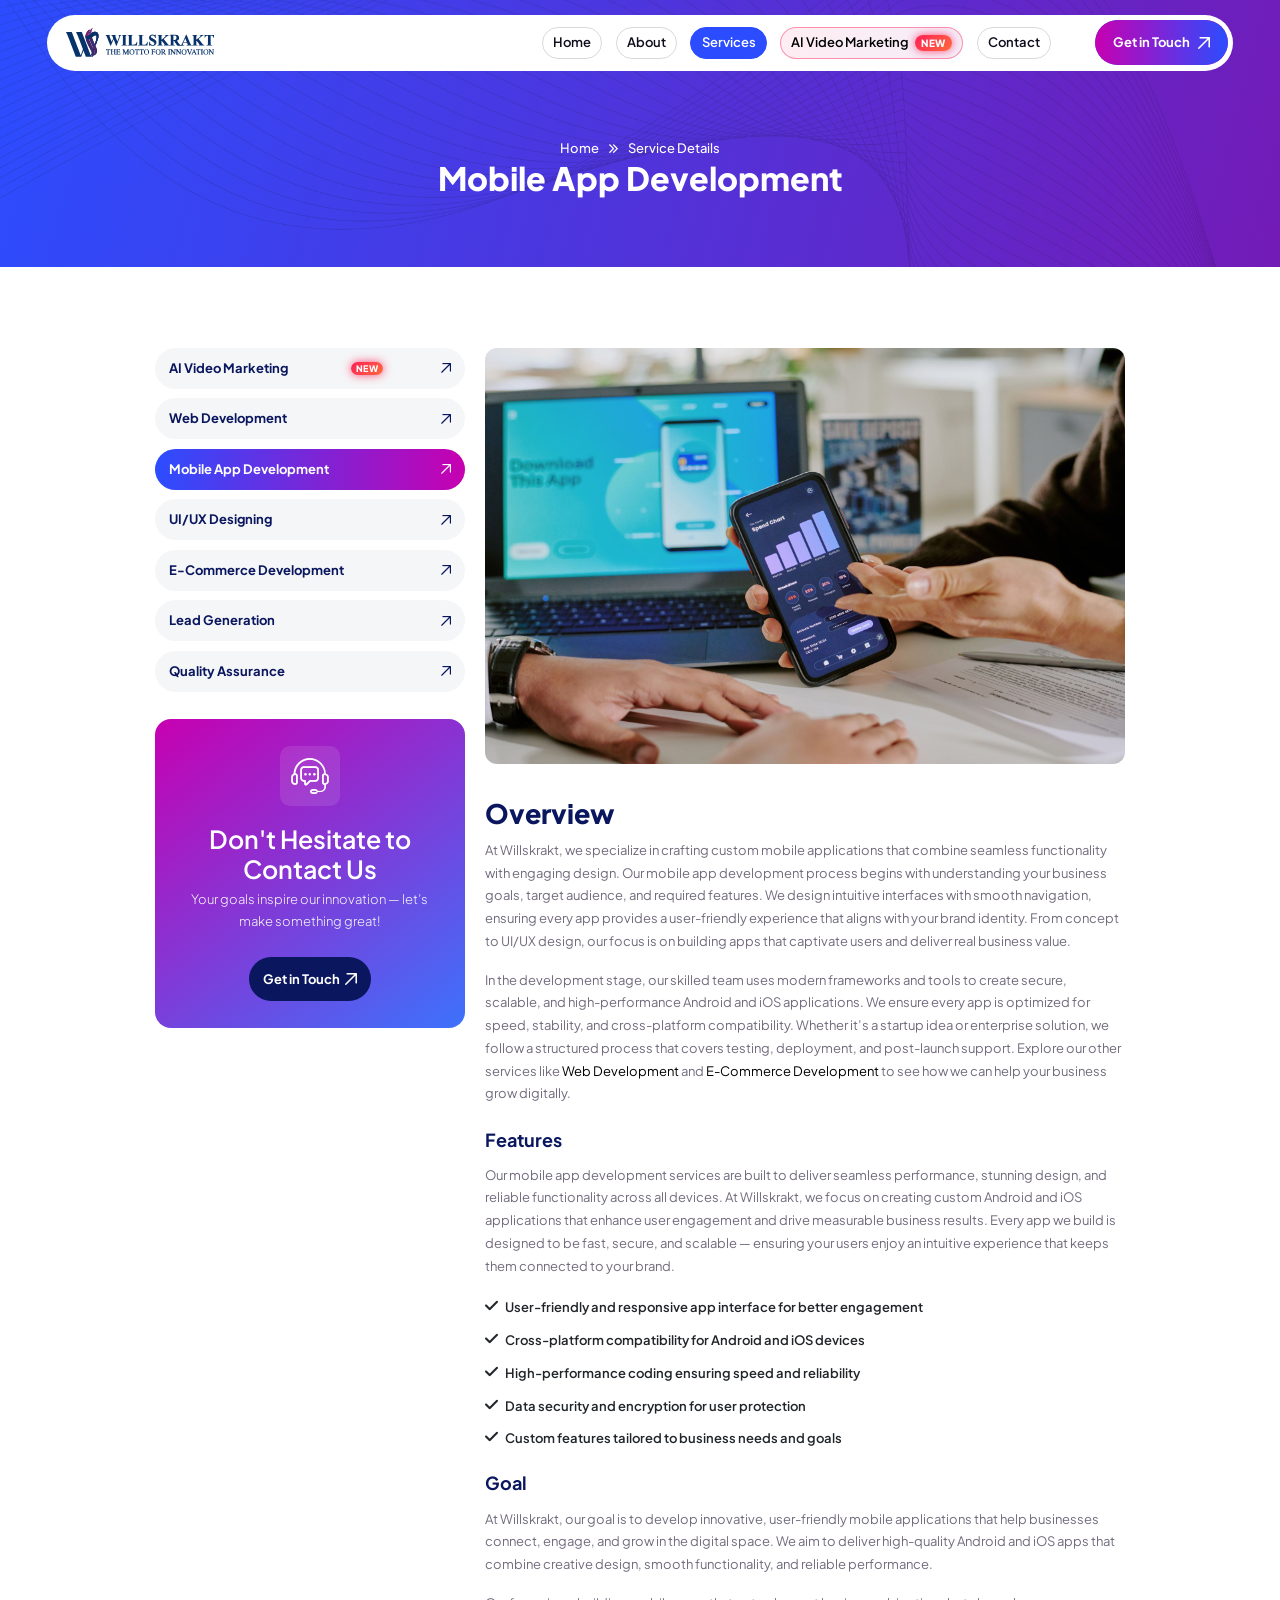
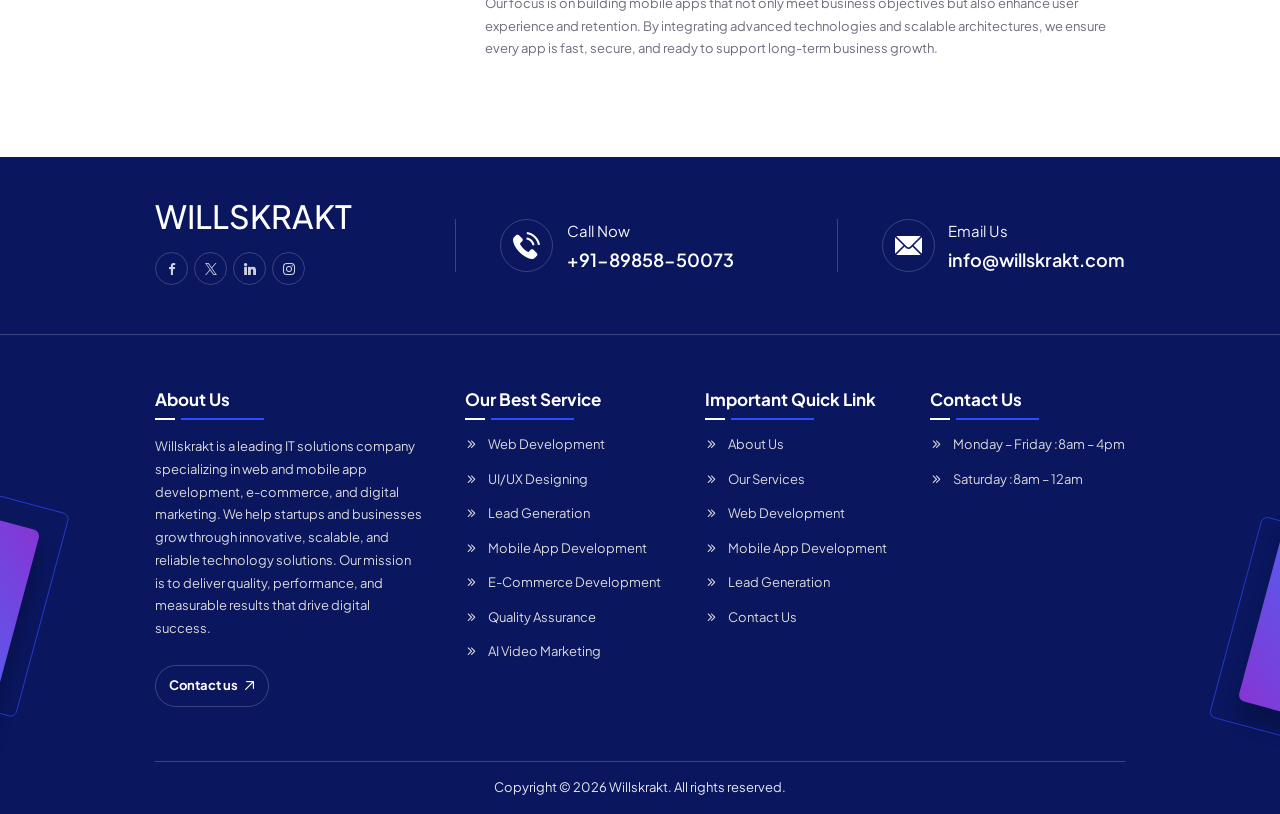
<file: mobile-app-development.html>
<!DOCTYPE html>
<html lang="en">

<head>
    
    <!-- Google Tag Manager -->
<script>(function(w,d,s,l,i){w[l]=w[l]||[];w[l].push({'gtm.start':
new Date().getTime(),event:'gtm.js'});var f=d.getElementsByTagName(s)[0],
j=d.createElement(s),dl=l!='dataLayer'?'&l='+l:'';j.async=true;j.src=
'https://www.googletagmanager.com/gtm.js?id='+i+dl;f.parentNode.insertBefore(j,f);
})(window,document,'script','dataLayer','GTM-KK2RSCH8');</script>
<!-- End Google Tag Manager -->
    
    <meta charset="UTF-8">
    <!-- Performance & SEO Meta -->
    <meta name="robots" content="index, follow">
    <meta http-equiv="X-UA-Compatible" content="IE=edge">
    <!-- DNS Prefetch -->
    <link rel="dns-prefetch" href="//fonts.googleapis.com">
    <link rel="dns-prefetch" href="//cdnjs.cloudflare.com">
    <meta name="viewport" content="width=device-width, initial-scale=1.0">
    <title>Mobile App Development in Hyderabad | Willskrakt</title>
    <meta name="description" content="Willskrakt builds custom Android & iOS apps that are fast, secure, and built to scale. Bring your app idea to life — request a free consultation today!">
    <link rel="canonical" href="https://willskrakt.com/mobile-app-development.html">
    
    <meta property="og:type" content="website">
<meta property="og:title" content="Mobile App Development in Hyderabad | Willskrakt">
<meta property="og:description" content="Willskrakt builds custom Android & iOS apps that are fast, secure, and built to scale. Bring your app idea to life — request a free consultation today!">
<meta property="og:url" content="https://willskrakt.com/mobile-app-development.html">
<meta property="og:image" content="https://willskrakt.com/assets/img/og-banner.jpg">
<meta name="twitter:card" content="summary_large_image">
<meta name="twitter:title" content="Mobile App Development in Hyderabad | Willskrakt">
<meta name="twitter:description" content="Willskrakt builds custom Android & iOS apps that are fast, secure, and built to scale. Bring your app idea to life — request a free consultation today!">
<meta name="twitter:image" content="https://willskrakt.com/assets/img/og-banner.jpg">

    <!-- libraries CSS -->
    <link rel="stylesheet" href="assets/icon/flaticon_digicom.css">
    <link rel="stylesheet" href="assets/vendor/bootstrap/bootstrap.min.css">
    <link rel="stylesheet" href="assets/vendor/splide/splide.min.css">
    <link rel="stylesheet" href="assets/vendor/swiper/swiper-bundle.min.css">
    <link rel="stylesheet" href="assets/vendor/animate-wow/animate.min.css">

    <!-- custom CSS -->
    <link rel="stylesheet" href="assets/css/style.css">
    
    <script type="application/ld+json">
{
  "@context": "https://schema.org",
  "@type": "BreadcrumbList",
  "itemListElement": [
    {
      "@type": "ListItem",
      "position": 1,
      "name": "Home",
      "item": "https://willskrakt.com/"
    },
    {
      "@type": "ListItem",
      "position": 2,
      "name": "Services",
      "item": "https://willskrakt.com/services.html"
    },
    {
      "@type": "ListItem",
      "position": 3,
      "name": "Mobile App Development",
      "item": "https://willskrakt.com/mobile-app-development.html"
    }
  ]
}
</script>

<script type="application/ld+json">
{
  "@context": "https://schema.org",
  "@type": "Service",
  "@id": "https://willskrakt.com/mobile-app-development.html#service",
  "name": "Mobile App Development",
  "alternateName": "Android and iOS App Development Services",
  "description": "Willskrakt crafts custom Android and iOS mobile applications combining seamless functionality with engaging design. We build secure, scalable, and high-performance apps with cross-platform compatibility, testing, deployment, and post-launch support.",
  "url": "https://willskrakt.com/mobile-app-development.html",
  "provider": {
    "@type": "Organization",
    "@id": "https://willskrakt.com/#organization"
  },
  "areaServed": {
    "@type": "City",
    "name": "Hyderabad"
  },
  "serviceType": "Mobile App Development",
  "category": "Software Development",
  "offers": {
    "@type": "Offer",
    "url": "https://willskrakt.com/mobile-app-development.html",
    "priceCurrency": "INR",
    "availability": "https://schema.org/InStock"
  }
}
</script>
    
</head>

<body>
    
    <!-- Google Tag Manager (noscript) -->
<noscript><iframe src="https://www.googletagmanager.com/ns.html?id=GTM-KK2RSCH8"
height="0" width="0" style="display:none;visibility:hidden"></iframe></noscript>
<!-- End Google Tag Manager (noscript) -->
    
    <div class="preloader" id="preloader">
        <div class="loader"></div>
    </div>

    <!-- SIDEBAR SECTION START -->
    <div class="ul-sidebar">
        <!-- header -->
        <div class="ul-sidebar-header">
            <div class="ul-sidebar-header-logo">
                <a href="index">
                    <img src="assets/img/logo.svg" alt="logo" class="logo">
                </a>
            </div>
            <!-- sidebar closer -->
            <button class="ul-sidebar-closer"><i class="flaticon-close-1"></i></button>
        </div>

        <div class="ul-sidebar-header-nav-wrapper d-block d-lg-none"></div>


        <!-- sidebar footer -->
        <div class="ul-sidebar-footer">
            <span class="ul-sidebar-footer-title">Follow us</span>

            <div class="ul-sidebar-footer-social">
                <a href="#"><i class="flaticon-facebook"></i></a>
                <a href="#"><i class="flaticon-twitter"></i></a>
                <a href="#"><i class="flaticon-instagram"></i></a>
                <a href="#"><i class="flaticon-linkedin-big-logo"></i></a>
            </div>
        </div>
    </div>
    <!-- SIDEBAR SECTION END -->

    <!-- HEADER SECTION START -->
    <header class="ul-header wow animate__slideInDown">
        <div class="ul-header-bottom to-be-sticky wow animate__slideInDown">
            <div class="ul-header-bottom-wrapper ul-header-container">
                <div class="logo-container">
                    <a href="index" class="d-inline-block"><img src="assets/img/logo.svg" alt="logo" class="logo"></a>
                </div>

                <div class="ul-header-bottom-right">
                    <!-- header nav -->
                    <div class="ul-header-nav-wrapper">
                        <div class="to-go-to-sidebar-in-mobile">
                            <nav class="ul-header-nav">
                                <div class="has-sub-menu">
                                    <a href="index" role="button">Home</a>
                                </div>
                                <a href="about">About</a>
                                <div class="has-sub-menu active">
                                    <a href="services" role="button">Services</a>
                                    <div class="ul-header-submenu">
                                        <ul>
                                            <li><a href="ai-video-marketing" style="display:flex;align-items:center;justify-content:space-between;"><span>AI Video Marketing</span> <span class="ul-nav-new-badge">NEW</span></a></li>
                                            <li><a href="web-development">Web Development</a></li>
                                            <li><a href="mobile-app-development">Mobile App Development</a></li>
                                            <li><a href="ui-ux-designing">UI/UX Designing</a></li>
                                            <li><a href="e-commerce-development">E-Commerce Development</a></li>
                                            <li><a href="lead-generation">Lead Generation</a></li>
                                            <li><a href="quality-assurance">Quality Assurance</a></li>
                                        </ul>
                                    </div>
                                </div>
                                <a href="ai-video-marketing" class="ul-nav-new-pill">AI Video Marketing <span class="ul-nav-new-badge">NEW</span></a>
                                <a href="contact">Contact</a>
                            </nav>
                        </div>
                    </div>

                    
                    <a href="contact" class="ul-btn d-sm-inline-flex d-xxs-none"><span>Get in Touch <i class="flaticon-top-right"></i></span></a>
                    <button class="ul-header-sidebar-opener d-lg-none d-inline-flex"><i class="flaticon-right-arrow"></i></button>
                </div>
            </div>
        </div>
    </header>
    <!-- HEADER SECTION END -->


    <main>
        <!-- BREADCRUMBS SECTION START -->
        <section class="ul-breadcrumb ul-section-spacing">
            <div class="ul-container">
                <ul class="ul-breadcrumb-nav">
                    <li><a href="index">Home</a></li>
                    <li><span class="separator"><i class="flaticon-right"></i></span></li>
                    <li>Service Details</li>
                </ul>
                <h2 class="ul-breadcrumb-title">Mobile App Development</h2>
            </div>
        </section>
        <!-- BREADCRUMBS SECTION END -->


        <section class="ul-service-details ul-section-spacing">
            <div class="ul-container">
                <div class="row ul-bs-row flex-column-reverse flex-md-row">
                    <div class="col-md-4 wow animate__fadeInUp">
                        <div class="ul-service-details-sidebar">
                            <ul class="ul-service-details-sidebar-links">
                                <li><a href="ai-video-marketing">AI Video Marketing <span class="ul-nav-new-badge" style="font-size:9px;padding:2px 5px;margin-left:5px;">NEW</span> <i class="flaticon-top-right"></i></a></li>
                                <li><a href="web-development">Web Development <i class="flaticon-top-right"></i></a></li>
                                <li><a href="mobile-app-development" class="active">Mobile App Development <i class="flaticon-top-right"></i></a></li>
                                <li><a href="ui-ux-designing">UI/UX Designing <i class="flaticon-top-right"></i></a></li>
                                <li><a href="e-commerce-development">E-Commerce Development <i class="flaticon-top-right"></i></a></li>
                                <li><a href="lead-generation">Lead Generation <i class="flaticon-top-right"></i></a></li>
                                <li><a href="quality-assurance">Quality Assurance <i class="flaticon-top-right"></i></a></li>
                            </ul>


                            <!-- call to action card -->
                            <div class="ul-service-details-sidebar-cta">
                                <div class="ul-service-details-sidebar-cta-icon"><i class="flaticon-customer-support"></i></div>
                                <h2 class="ul-service-details-sidebar-cta-title">Don't Hesitate to Contact Us</h2>
                                <p class="ul-service-details-sidebar-cta-descr">Your goals inspire our innovation — let’s make something great!</p>
                                <a href="contact" class="ul-service-details-sidebar-cta-btn">Get in Touch <i class="flaticon-top-right"></i></a>
                            </div>
                        </div>
                    </div>


                    <div class="col-md-8 wow animate__fadeInUp">
                        <div>
                            <div class="ul-service-details-img">
                                <img loading="lazy" src="assets/img/inner-service-2.jpg" alt="Image">
                            </div>
                            <div class="ul-service-details-txt">
                                <h2 class="ul-service-details-title">Overview</h2>
                                <p class="ul-service-details-descr">At Willskrakt, we specialize in crafting custom mobile applications that combine seamless functionality with engaging design. Our mobile app development process begins with understanding your business goals, target audience, and required features. We design intuitive interfaces with smooth navigation, ensuring every app provides a user-friendly experience that aligns with your brand identity. From concept to UI/UX design, our focus is on building apps that captivate users and deliver real business value.</p>

                                <p class="ul-service-details-descr">In the development stage, our skilled team uses modern frameworks and tools to create secure, scalable, and high-performance Android and iOS applications. We ensure every app is optimized for speed, stability, and cross-platform compatibility. Whether it’s a startup idea or enterprise solution, we follow a structured process that covers testing, deployment, and post-launch support. Explore our other services like <a href="web-development.html">Web Development</a> and <a href="e-commerce-development.html">E-Commerce Development</a> to see how we can help your business grow digitally.</p>

                                <div class="ul-service-details-inner-block">
                                    <h3 class="ul-service-details-inner-title">Features</h3>
                                    <p class="ul-service-details-descr">Our mobile app development services are built to deliver seamless performance, stunning design, and reliable functionality across all devices. At Willskrakt, we focus on creating custom Android and iOS applications that enhance user engagement and drive measurable business results. Every app we build is designed to be fast, secure, and scalable — ensuring your users enjoy an intuitive experience that keeps them connected to your brand.</p>

                                    <ul>
                                        <li>User-friendly and responsive app interface for better engagement</li>
                                        <li>Cross-platform compatibility for Android and iOS devices</li>
                                        <li>High-performance coding ensuring speed and reliability</li>
                                        <li>Data security and encryption for user protection</li>
                                        <li>Custom features tailored to business needs and goals</li>
                                    </ul>
                                </div>

                                <div class="ul-service-details-inner-block">
                                    <h3 class="ul-service-details-inner-title">Goal</h3>
                                    <p class="ul-service-details-descr">At Willskrakt, our goal is to develop innovative, user-friendly mobile applications that help businesses connect, engage, and grow in the digital space. We aim to deliver high-quality Android and iOS apps that combine creative design, smooth functionality, and reliable performance.</p>

                                    <p class="ul-service-details-descr">Our focus is on building mobile apps that not only meet business objectives but also enhance user experience and retention. By integrating advanced technologies and scalable architectures, we ensure every app is fast, secure, and ready to support long-term business growth.</p>
                                </div>
                            </div>
                        </div>
                    </div>
                </div>
            </div>
        </section>
    </main>


   <!-- FOOTER SECTION START -->
    <footer class="ul-footer">
        <!-- footer top -->
        <div class="ul-footer-top">
            <div class="ul-container">
                <div class="ul-footer-top-contact-infos">
                    <!-- single info -->
                    <div class="ul-footer-top-logo">
                    <h2> <a href="index">WILLSKRAKT</a><h2>
                        <!-- <a href="index"><img src="assets/img/Willskrakt-Logo.svg" alt="logo"></a> -->
                        <div class="ul-footer-socials">
                            <a href="https://www.facebook.com/profile.php?id=61577901560413"><i class="flaticon-facebook-app-symbol"></i></a>
                            <a href="#"><i class="flaticon-twitter"></i></a>
                            <a href="#"><i class="flaticon-linkedin-big-logo"></i></a>
                            <a href="https://www.instagram.com/willskrakt/"><i class="flaticon-instagram"></i></a>
                        </div>
                    </div>

                    <!-- single info -->
                    <div class="ul-footer-top-contact-info">
                        <!-- icon -->
                        <div class="ul-footer-top-contact-info-icon"><i class="flaticon-telephone"></i></div>
                        <!-- txt -->
                        <div class="ul-footer-top-contact-info-txt">
                            <span class="ul-footer-top-contact-info-label">Call Now</span>
                            <h5 class="ul-footer-top-contact-info-address"><a href="tel:8985850073">+91-89858-50073</a></h5>
                        </div>
                    </div>

                    <!-- single info -->
                    <div class="ul-footer-top-contact-info">
                        <!-- icon -->
                        <div class="ul-footer-top-contact-info-icon"><i class="flaticon-mail"></i></div>
                        <!-- txt -->
                        <div class="ul-footer-top-contact-info-txt">
                            <span class="ul-footer-top-contact-info-label">Email Us</span>
                            <h5 class="ul-footer-top-contact-info-address"><a href="mailto:info@willskrakt.com">info@willskrakt.com</a></h5>
                        </div>
                    </div>
                </div>
            </div>
        </div>

        <!-- footer middle -->
        <div class="ul-footer-middle">
            <div class="ul-container">
                <div class="ul-footer-middle-wrapper wow animate__fadeInUp">
                    <div class="ul-footer-about">
                        <h3 class="ul-footer-widget-title">About Us</h3>
                        <p class="ul-footer-about-txt">Willskrakt is a leading IT solutions company specializing in web and mobile app development, e-commerce, and digital marketing. We help startups and businesses grow through innovative, scalable, and reliable technology solutions. Our mission is to deliver quality, performance, and measurable results that drive digital success.</p>
                        <a href="contact" class="ul-footer-about-btn">Contact us <i class="flaticon-top-right"></i></a>
                    </div>

                    <div class="ul-footer-widget">
                        <h3 class="ul-footer-widget-title">Our Best Service</h3>

                        <div class="ul-footer-widget-links">
                            <a href="web-development">Web Development</a>
                            <a href="ui-ux-designing">UI/UX Designing</a>
                            <a href="lead-generation">Lead Generation</a>
                            <a href="mobile-app-development">Mobile App Development</a>
                            <a href="e-commerce-development">E-Commerce Development</a>
                            <a href="quality-assurance">Quality Assurance</a>
                            <a href="ai-video-marketing">AI Video Marketing</a>
                        </div>
                    </div>

                    <div class="ul-footer-widget ul-footer-recent-posts">
                        <h3 class="ul-footer-widget-title">Important Quick Link</h3>

                        <div class="ul-footer-widget-links">
                            <a href="about">About Us</a>
                            <a href="services">Our Services</a>
                            <a href="web-development">Web Development</a>
                            <a href="mobile-app-development">Mobile App Development</a>
                            <a href="lead-generation">Lead Generation</a>
                            <a href="contact">Contact Us</a>
                        </div>
                    </div>

                    <div class="ul-footer-widget ul-nwsltr-widget">
                        <h3 class="ul-footer-widget-title">Contact Us</h3>
                        <div class="ul-footer-widget-links">
                            <span>Monday – Friday : <span class="colored">8am – 4pm</span></span>
                            <span>Saturday : <span class="colored">8am – 12am</span></span>
                        </div>
                        
                    </div>
                </div>
            </div>
        </div>

        <!-- footer bottom -->
        <div class="ul-container">
            <div class="ul-footer-bottom">
                <div class="ul-footer-bottom-wrapper justify-content-center">
                    <p class="copyright-txt">Copyright &copy;
                        <script>document.write(new Date().getFullYear())</script> Willskrakt. All rights reserved.
                    </p>
                </div>
            </div>
        </div>

        <!-- vector -->
        <div class="ul-footer-vectors">
            <img loading="lazy" src="assets/img/footer-vector-1.svg" alt="Footer Image" class="ul-footer-vector-1">
            <img loading="lazy" src="assets/img/footer-vector-2.svg" alt="Footer Image" class="ul-footer-vector-2">
        </div>
    </footer>
    <!-- FOOTER SECTION END -->

    <!-- libraries JS -->
    <script src="assets/vendor/bootstrap/bootstrap.bundle.min.js"></script>
    <script src="assets/vendor/splide/splide.min.js" defer></script>
    <script src="assets/vendor/splide/splide-extension-auto-scroll.min.js"></script>
    <script src="assets/vendor/swiper/swiper-bundle.min.js" defer></script>
    <script src="assets/vendor/animate-wow/wow.min.js"></script>
    <script src="assets/vendor/fslightbox/fslightbox.js"></script>

    <!-- custom JS -->
    <script src="assets/js/main.js" defer></script>
    <script src="assets/js/tab.js"></script>
    <script src="assets/js/accordion.js"></script>
    <script src="assets/js/progressbar.js"></script>
</body>

</html>
</file>
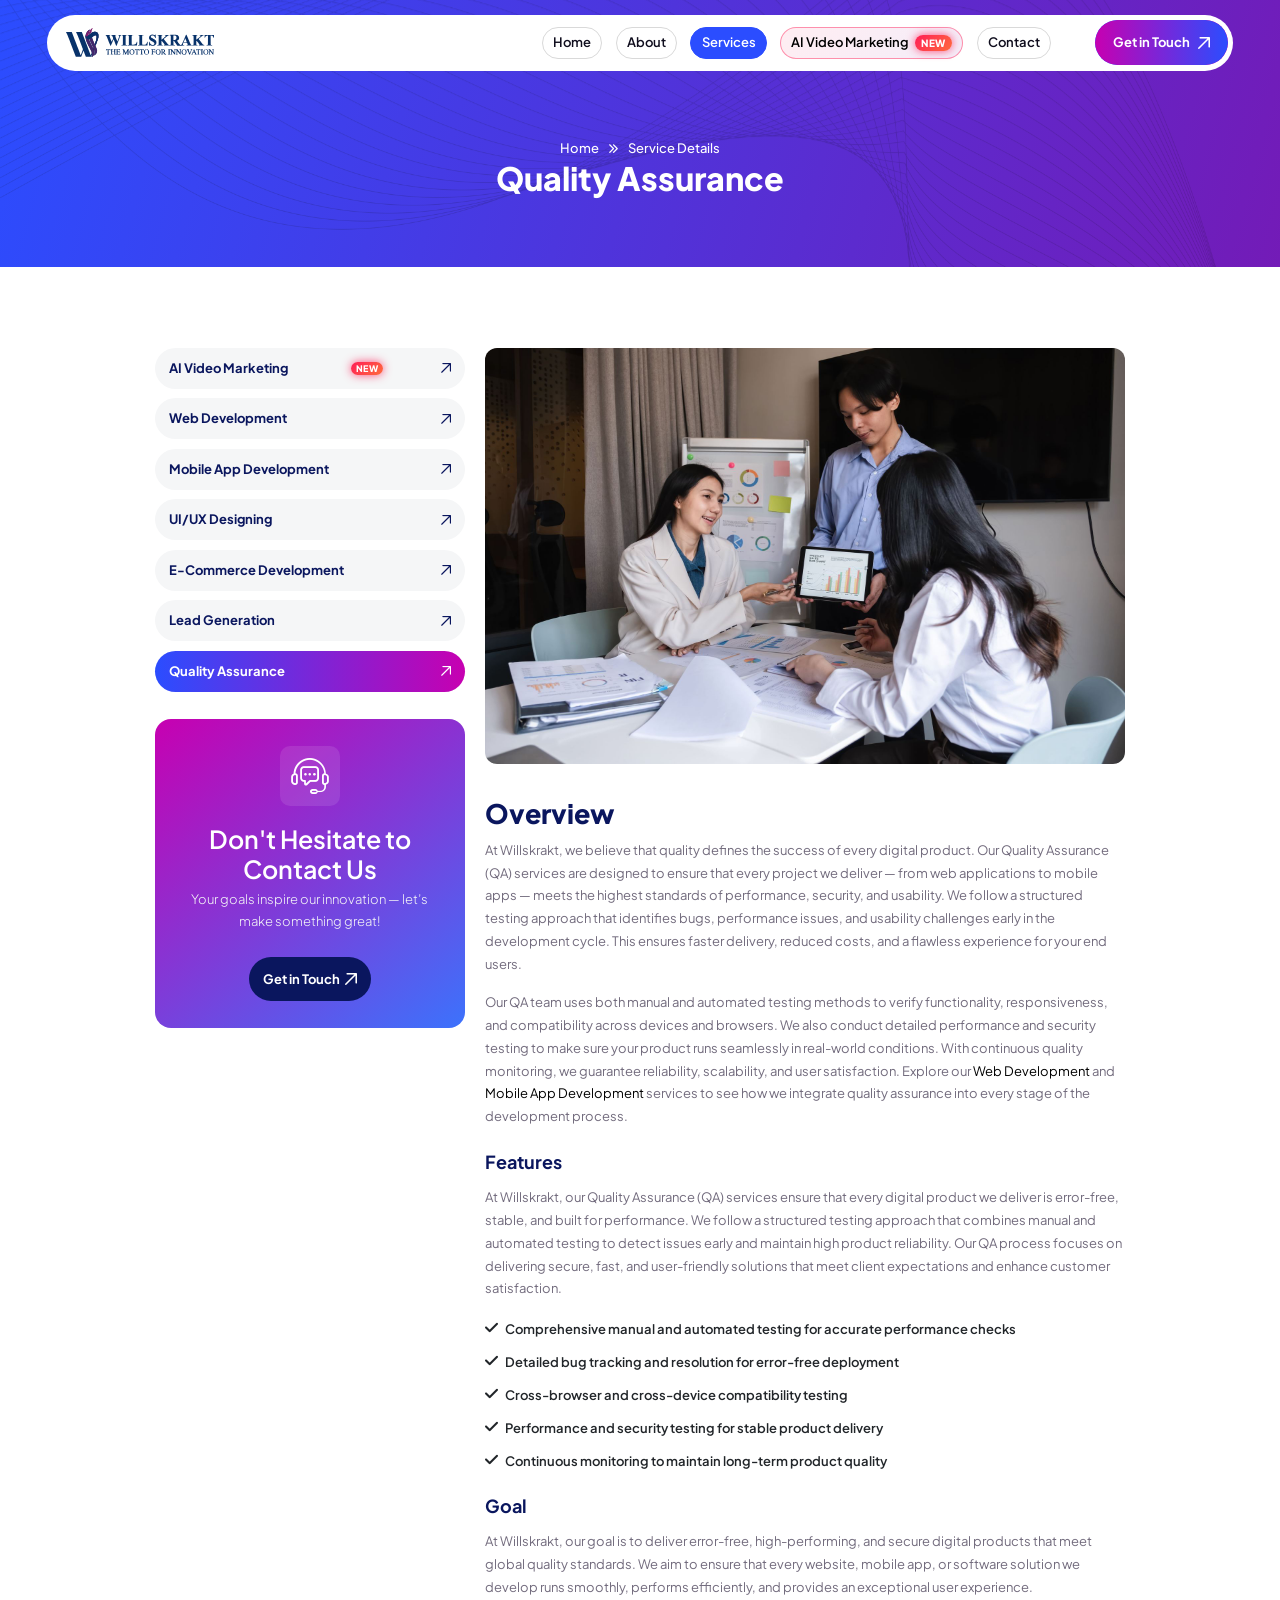
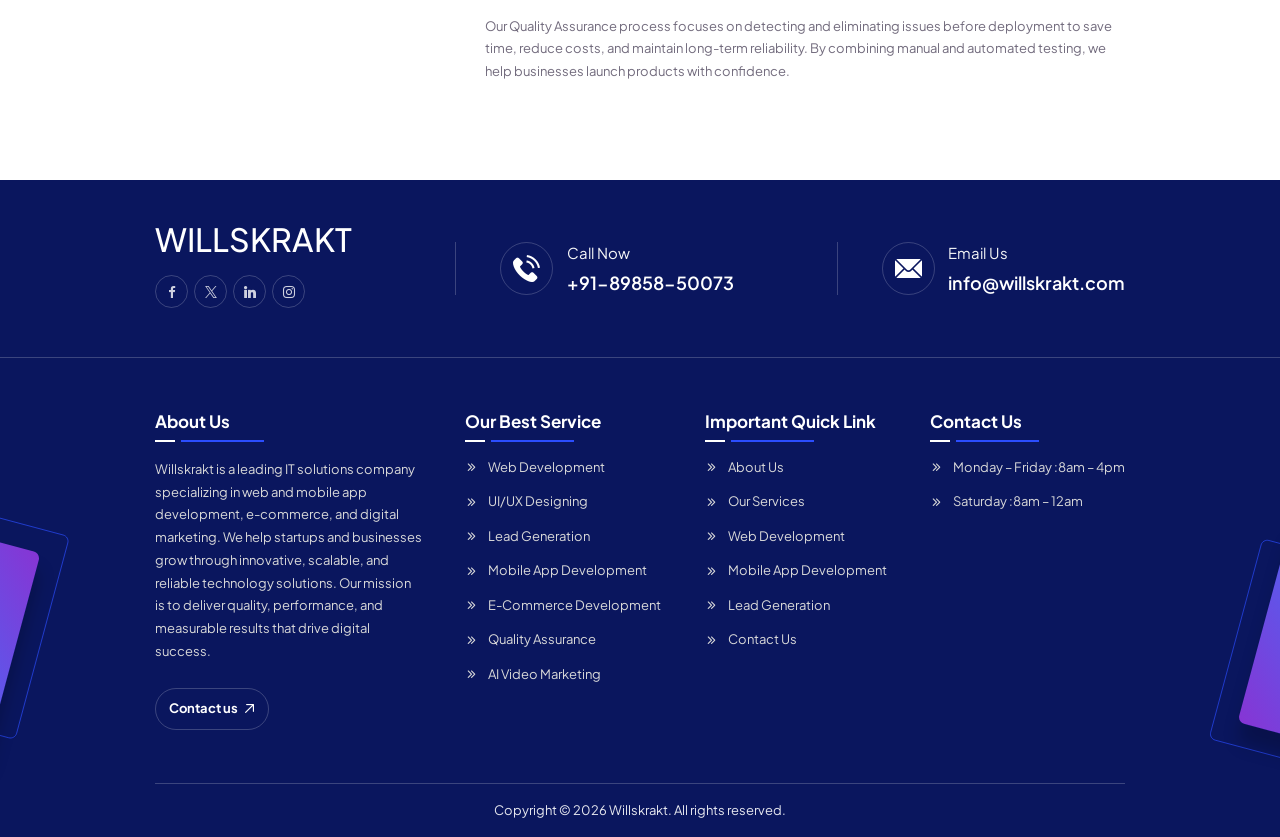
<file: quality-assurance.html>
<!DOCTYPE html>
<html lang="en">

<head>
    
    <!-- Google Tag Manager -->
<script>(function(w,d,s,l,i){w[l]=w[l]||[];w[l].push({'gtm.start':
new Date().getTime(),event:'gtm.js'});var f=d.getElementsByTagName(s)[0],
j=d.createElement(s),dl=l!='dataLayer'?'&l='+l:'';j.async=true;j.src=
'https://www.googletagmanager.com/gtm.js?id='+i+dl;f.parentNode.insertBefore(j,f);
})(window,document,'script','dataLayer','GTM-KK2RSCH8');</script>
<!-- End Google Tag Manager -->
    
    <meta charset="UTF-8">
    <!-- Performance & SEO Meta -->
    <meta name="robots" content="index, follow">
    <meta http-equiv="X-UA-Compatible" content="IE=edge">
    <!-- DNS Prefetch -->
    <link rel="dns-prefetch" href="//fonts.googleapis.com">
    <link rel="dns-prefetch" href="//cdnjs.cloudflare.com">
    <meta name="viewport" content="width=device-width, initial-scale=1.0">
    <title>Software Testing & QA Services in Hyderabad | Willskrakt</title>
    <meta name="description" content="Willskrakt's QA services ensure your app is bug-free, secure & high-performing through manual and automated testing. Launch with confidence — contact us today!">
    <link rel="canonical" href="https://willskrakt.com/quality-assurance.html">
    
    <meta property="og:type" content="website">
<meta property="og:title" content="Software Testing & QA Services in Hyderabad | Willskrakt">
<meta property="og:description" content="Willskrakt's QA services ensure your app is bug-free, secure & high-performing through manual and automated testing. Launch with confidence — contact us today!">
<meta property="og:url" content="https://willskrakt.com/quality-assurance.html">
<meta property="og:image" content="https://willskrakt.com/assets/img/og-banner.jpg">
<meta name="twitter:card" content="summary_large_image">
<meta name="twitter:title" content="Software Testing & QA Services in Hyderabad | Willskrakt">
<meta name="twitter:description" content="Willskrakt's QA services ensure your app is bug-free, secure & high-performing through manual and automated testing. Launch with confidence — contact us today!">
<meta name="twitter:image" content="https://willskrakt.com/assets/img/og-banner.jpg">

    <!-- libraries CSS -->
    <link rel="stylesheet" href="assets/icon/flaticon_digicom.css">
    <link rel="stylesheet" href="assets/vendor/bootstrap/bootstrap.min.css">
    <link rel="stylesheet" href="assets/vendor/splide/splide.min.css">
    <link rel="stylesheet" href="assets/vendor/swiper/swiper-bundle.min.css">
    <link rel="stylesheet" href="assets/vendor/animate-wow/animate.min.css">

    <!-- custom CSS -->
    <link rel="stylesheet" href="assets/css/style.css">
    
    <script type="application/ld+json">
{
  "@context": "https://schema.org",
  "@type": "BreadcrumbList",
  "itemListElement": [
    {
      "@type": "ListItem",
      "position": 1,
      "name": "Home",
      "item": "https://willskrakt.com/"
    },
    {
      "@type": "ListItem",
      "position": 2,
      "name": "Services",
      "item": "https://willskrakt.com/services.html"
    },
    {
      "@type": "ListItem",
      "position": 3,
      "name": "Quality Assurance",
      "item": "https://willskrakt.com/quality-assurance.html"
    }
  ]
}
</script>

<script type="application/ld+json">
{
  "@context": "https://schema.org",
  "@type": "Service",
  "@id": "https://willskrakt.com/quality-assurance.html#service",
  "name": "Quality Assurance",
  "alternateName": "Software Testing and QA Services",
  "description": "Willskrakt delivers structured QA testing services covering manual and automated testing, performance, security, and compatibility across devices and browsers. We ensure every web and mobile product meets the highest standards before launch.",
  "url": "https://willskrakt.com/quality-assurance.html",
  "provider": {
    "@type": "Organization",
    "@id": "https://willskrakt.com/#organization"
  },
  "areaServed": {
    "@type": "City",
    "name": "Hyderabad"
  },
  "serviceType": "Quality Assurance Testing",
  "category": "Software Development",
  "offers": {
    "@type": "Offer",
    "url": "https://willskrakt.com/quality-assurance.html",
    "priceCurrency": "INR",
    "availability": "https://schema.org/InStock"
  }
}
</script>
    
</head>

<body>
    
    <!-- Google Tag Manager (noscript) -->
<noscript><iframe src="https://www.googletagmanager.com/ns.html?id=GTM-KK2RSCH8"
height="0" width="0" style="display:none;visibility:hidden"></iframe></noscript>
<!-- End Google Tag Manager (noscript) -->
    
    <div class="preloader" id="preloader">
        <div class="loader"></div>
    </div>

    <!-- SIDEBAR SECTION START -->
    <div class="ul-sidebar">
        <!-- header -->
        <div class="ul-sidebar-header">
            <div class="ul-sidebar-header-logo">
                <a href="index">
                    <img src="assets/img/logo.svg" alt="logo" class="logo">
                </a>
            </div>
            <!-- sidebar closer -->
            <button class="ul-sidebar-closer"><i class="flaticon-close-1"></i></button>
        </div>

        <div class="ul-sidebar-header-nav-wrapper d-block d-lg-none"></div>


        <!-- sidebar footer -->
        <div class="ul-sidebar-footer">
            <span class="ul-sidebar-footer-title">Follow us</span>

            <div class="ul-sidebar-footer-social">
                <a href="https://www.facebook.com/profile.php?id=61577901560413"><i class="flaticon-facebook"></i></a>
                <a href="#"><i class="flaticon-twitter"></i></a>
                <a href="https://www.instagram.com/willskrakt/"><i class="flaticon-instagram"></i></a>
                <a href="#"><i class="flaticon-linkedin-big-logo"></i></a>
            </div>
        </div>
    </div>
    <!-- SIDEBAR SECTION END -->

    <!-- HEADER SECTION START -->
    <header class="ul-header wow animate__slideInDown">
        <div class="ul-header-bottom to-be-sticky wow animate__slideInDown">
            <div class="ul-header-bottom-wrapper ul-header-container">
                <div class="logo-container">
                    <a href="index" class="d-inline-block"><img src="assets/img/logo.svg" alt="logo" class="logo"></a>
                </div>

                <div class="ul-header-bottom-right">
                    <!-- header nav -->
                    <div class="ul-header-nav-wrapper">
                        <div class="to-go-to-sidebar-in-mobile">
                            <nav class="ul-header-nav">
                                <div class="has-sub-menu">
                                    <a href="index" role="button">Home</a>
                                </div>
                                <a href="about">About</a>
                                <div class="has-sub-menu active">
                                    <a href="services" role="button">Services</a>
                                    <div class="ul-header-submenu">
                                        <ul>
                                            <li><a href="ai-video-marketing" style="display:flex;align-items:center;justify-content:space-between;"><span>AI Video Marketing</span> <span class="ul-nav-new-badge">NEW</span></a></li>
                                            <li><a href="web-development">Web Development</a></li>
                                            <li><a href="mobile-app-development">Mobile App Development</a></li>
                                            <li><a href="ui-ux-designing">UI/UX Designing</a></li>
                                            <li><a href="e-commerce-development">E-Commerce Development</a></li>
                                            <li><a href="lead-generation">Lead Generation</a></li>
                                            <li><a href="quality-assurance">Quality Assurance</a></li>
                                        </ul>
                                    </div>
                                </div>
                                <a href="ai-video-marketing" class="ul-nav-new-pill">AI Video Marketing <span class="ul-nav-new-badge">NEW</span></a>
                                <a href="contact">Contact</a>
                            </nav>
                        </div>
                    </div>

                    
                    <a href="contact" class="ul-btn d-sm-inline-flex d-xxs-none"><span>Get in Touch <i class="flaticon-top-right"></i></span></a>
                    <button class="ul-header-sidebar-opener d-lg-none d-inline-flex"><i class="flaticon-right-arrow"></i></button>
                </div>
            </div>
        </div>
    </header>
    <!-- HEADER SECTION END -->


    <main>
        <!-- BREADCRUMBS SECTION START -->
        <section class="ul-breadcrumb ul-section-spacing">
            <div class="ul-container">
                <ul class="ul-breadcrumb-nav">
                    <li><a href="index">Home</a></li>
                    <li><span class="separator"><i class="flaticon-right"></i></span></li>
                    <li>Service Details</li>
                </ul>
                <h2 class="ul-breadcrumb-title">Quality Assurance</h2>
            </div>
        </section>
        <!-- BREADCRUMBS SECTION END -->


        <section class="ul-service-details ul-section-spacing">
            <div class="ul-container">
                <div class="row ul-bs-row flex-column-reverse flex-md-row">
                    <div class="col-md-4 wow animate__fadeInUp">
                        <div class="ul-service-details-sidebar">
                             <ul class="ul-service-details-sidebar-links">
                                <li><a href="ai-video-marketing">AI Video Marketing <span class="ul-nav-new-badge" style="font-size:9px;padding:2px 5px;margin-left:5px;">NEW</span> <i class="flaticon-top-right"></i></a></li>
                                <li><a href="web-development">Web Development <i class="flaticon-top-right"></i></a></li>
                                <li><a href="mobile-app-development">Mobile App Development <i class="flaticon-top-right"></i></a></li>
                                <li><a href="ui-ux-designing">UI/UX Designing <i class="flaticon-top-right"></i></a></li>
                                <li><a href="e-commerce-development">E-Commerce Development <i class="flaticon-top-right"></i></a></li>
                                <li><a href="lead-generation">Lead Generation <i class="flaticon-top-right"></i></a></li>
                                <li><a href="quality-assurance" class="active">Quality Assurance <i class="flaticon-top-right"></i></a></li>
                            </ul>


                            <!-- call to action card -->
                            <div class="ul-service-details-sidebar-cta">
                                <div class="ul-service-details-sidebar-cta-icon"><i class="flaticon-customer-support"></i></div>
                                <h2 class="ul-service-details-sidebar-cta-title">Don't Hesitate to Contact Us</h2>
                                <p class="ul-service-details-sidebar-cta-descr">Your goals inspire our innovation — let’s make something great!</p>
                                <a href="contact" class="ul-service-details-sidebar-cta-btn">Get in Touch <i class="flaticon-top-right"></i></a>
                            </div>
                        </div>
                    </div>


                    <div class="col-md-8 wow animate__fadeInUp">
                        <div>
                            <div class="ul-service-details-img">
                                <img loading="lazy" src="assets/img/inner-service-6.jpg" alt="Image">
                            </div>
                            <div class="ul-service-details-txt">
                                <h2 class="ul-service-details-title">Overview</h2>
                                <p class="ul-service-details-descr">At Willskrakt, we believe that quality defines the success of every digital product. Our Quality Assurance (QA) services are designed to ensure that every project we deliver — from web applications to mobile apps — meets the highest standards of performance, security, and usability. We follow a structured testing approach that identifies bugs, performance issues, and usability challenges early in the development cycle. This ensures faster delivery, reduced costs, and a flawless experience for your end users.</p>

                                <p class="ul-service-details-descr">Our QA team uses both manual and automated testing methods to verify functionality, responsiveness, and compatibility across devices and browsers. We also conduct detailed performance and security testing to make sure your product runs seamlessly in real-world conditions. With continuous quality monitoring, we guarantee reliability, scalability, and user satisfaction. Explore our <a href="web-development.html">Web Development</a> and <a href="mobile-app-development.html"> Mobile App Development</a> services to see how we integrate quality assurance into every stage of the development process.</p>

                                <div class="ul-service-details-inner-block">
                                    <h3 class="ul-service-details-inner-title">Features</h3>
                                    <p class="ul-service-details-descr">At Willskrakt, our Quality Assurance (QA) services ensure that every digital product we deliver is error-free, stable, and built for performance. We follow a structured testing approach that combines manual and automated testing to detect issues early and maintain high product reliability. Our QA process focuses on delivering secure, fast, and user-friendly solutions that meet client expectations and enhance customer satisfaction.</p>

                                    <ul>
                                        <li>Comprehensive manual and automated testing for accurate performance checks</li>
                                        <li>Detailed bug tracking and resolution for error-free deployment</li>
                                        <li>Cross-browser and cross-device compatibility testing</li>
                                        <li>Performance and security testing for stable product delivery</li>
                                        <li>Continuous monitoring to maintain long-term product quality</li>
                                    </ul>
                                </div>

                                <div class="ul-service-details-inner-block">
                                    <h3 class="ul-service-details-inner-title">Goal</h3>
                                    <p class="ul-service-details-descr">At Willskrakt, our goal is to deliver error-free, high-performing, and secure digital products that meet global quality standards. We aim to ensure that every website, mobile app, or software solution we develop runs smoothly, performs efficiently, and provides an exceptional user experience.</p>
                                    <p class="ul-service-details-descr">Our Quality Assurance process focuses on detecting and eliminating issues before deployment to save time, reduce costs, and maintain long-term reliability. By combining manual and automated testing, we help businesses launch products with confidence.</p>

                                </div>
                            </div>
                        </div>
                    </div>
                </div>
            </div>
        </section>
    </main>


    <!-- FOOTER SECTION START -->
    <footer class="ul-footer">
        <!-- footer top -->
        <div class="ul-footer-top">
            <div class="ul-container">
                <div class="ul-footer-top-contact-infos">
                    <!-- single info -->
                    <div class="ul-footer-top-logo">
                    <h2> <a href="index">WILLSKRAKT</a><h2>
                        <!-- <a href="index"><img src="assets/img/Willskrakt-Logo.svg" alt="logo"></a> -->
                        <div class="ul-footer-socials">
                            <a href="https://www.facebook.com/profile.php?id=61577901560413"><i class="flaticon-facebook-app-symbol"></i></a>
                            <a href="#"><i class="flaticon-twitter"></i></a>
                            <a href="#"><i class="flaticon-linkedin-big-logo"></i></a>
                            <a href="https://www.instagram.com/willskrakt/"><i class="flaticon-instagram"></i></a>
                        </div>
                    </div>

                    <!-- single info -->
                    <div class="ul-footer-top-contact-info">
                        <!-- icon -->
                        <div class="ul-footer-top-contact-info-icon"><i class="flaticon-telephone"></i></div>
                        <!-- txt -->
                        <div class="ul-footer-top-contact-info-txt">
                            <span class="ul-footer-top-contact-info-label">Call Now</span>
                            <h5 class="ul-footer-top-contact-info-address"><a href="tel:8985850073">+91-89858-50073</a></h5>
                        </div>
                    </div>

                    <!-- single info -->
                    <div class="ul-footer-top-contact-info">
                        <!-- icon -->
                        <div class="ul-footer-top-contact-info-icon"><i class="flaticon-mail"></i></div>
                        <!-- txt -->
                        <div class="ul-footer-top-contact-info-txt">
                            <span class="ul-footer-top-contact-info-label">Email Us</span>
                            <h5 class="ul-footer-top-contact-info-address"><a href="mailto:info@willskrakt.com">info@willskrakt.com</a></h5>
                        </div>
                    </div>
                </div>
            </div>
        </div>

        <!-- footer middle -->
        <div class="ul-footer-middle">
            <div class="ul-container">
                <div class="ul-footer-middle-wrapper wow animate__fadeInUp">
                    <div class="ul-footer-about">
                        <h3 class="ul-footer-widget-title">About Us</h3>
                        <p class="ul-footer-about-txt">Willskrakt is a leading IT solutions company specializing in web and mobile app development, e-commerce, and digital marketing. We help startups and businesses grow through innovative, scalable, and reliable technology solutions. Our mission is to deliver quality, performance, and measurable results that drive digital success.</p>
                        <a href="contact" class="ul-footer-about-btn">Contact us <i class="flaticon-top-right"></i></a>
                    </div>

                    <div class="ul-footer-widget">
                        <h3 class="ul-footer-widget-title">Our Best Service</h3>

                        <div class="ul-footer-widget-links">
                            <a href="web-development">Web Development</a>
                            <a href="ui-ux-designing">UI/UX Designing</a>
                            <a href="lead-generation">Lead Generation</a>
                            <a href="mobile-app-development">Mobile App Development</a>
                            <a href="e-commerce-development">E-Commerce Development</a>
                            <a href="quality-assurance">Quality Assurance</a>
                            <a href="ai-video-marketing">AI Video Marketing</a>
                        </div>
                    </div>

                    <div class="ul-footer-widget ul-footer-recent-posts">
                        <h3 class="ul-footer-widget-title">Important Quick Link</h3>

                        <div class="ul-footer-widget-links">
                            <a href="about">About Us</a>
                            <a href="services">Our Services</a>
                            <a href="web-development">Web Development</a>
                            <a href="mobile-app-development">Mobile App Development</a>
                            <a href="lead-generation">Lead Generation</a>
                            <a href="contact">Contact Us</a>
                        </div>
                    </div>

                    <div class="ul-footer-widget ul-nwsltr-widget">
                        <h3 class="ul-footer-widget-title">Contact Us</h3>
                        <div class="ul-footer-widget-links">
                            <span>Monday – Friday : <span class="colored">8am – 4pm</span></span>
                            <span>Saturday : <span class="colored">8am – 12am</span></span>
                        </div>
                        
                    </div>
                </div>
            </div>
        </div>

        <!-- footer bottom -->
        <div class="ul-container">
            <div class="ul-footer-bottom">
                <div class="ul-footer-bottom-wrapper justify-content-center">
                    <p class="copyright-txt">Copyright &copy;
                        <script>document.write(new Date().getFullYear())</script> Willskrakt. All rights reserved.
                    </p>
                </div>
            </div>
        </div>

        <!-- vector -->
        <div class="ul-footer-vectors">
            <img loading="lazy" src="assets/img/footer-vector-1.svg" alt="Footer Image" class="ul-footer-vector-1">
            <img loading="lazy" src="assets/img/footer-vector-2.svg" alt="Footer Image" class="ul-footer-vector-2">
        </div>
    </footer>
    <!-- FOOTER SECTION END -->

    <!-- libraries JS -->
    <script src="assets/vendor/bootstrap/bootstrap.bundle.min.js"></script>
    <script src="assets/vendor/splide/splide.min.js" defer></script>
    <script src="assets/vendor/splide/splide-extension-auto-scroll.min.js"></script>
    <script src="assets/vendor/swiper/swiper-bundle.min.js" defer></script>
    <script src="assets/vendor/animate-wow/wow.min.js"></script>
    <script src="assets/vendor/fslightbox/fslightbox.js"></script>

    <!-- custom JS -->
    <script src="assets/js/main.js" defer></script>
    <script src="assets/js/tab.js"></script>
    <script src="assets/js/accordion.js"></script>
    <script src="assets/js/progressbar.js"></script>
</body>

</html>
</file>
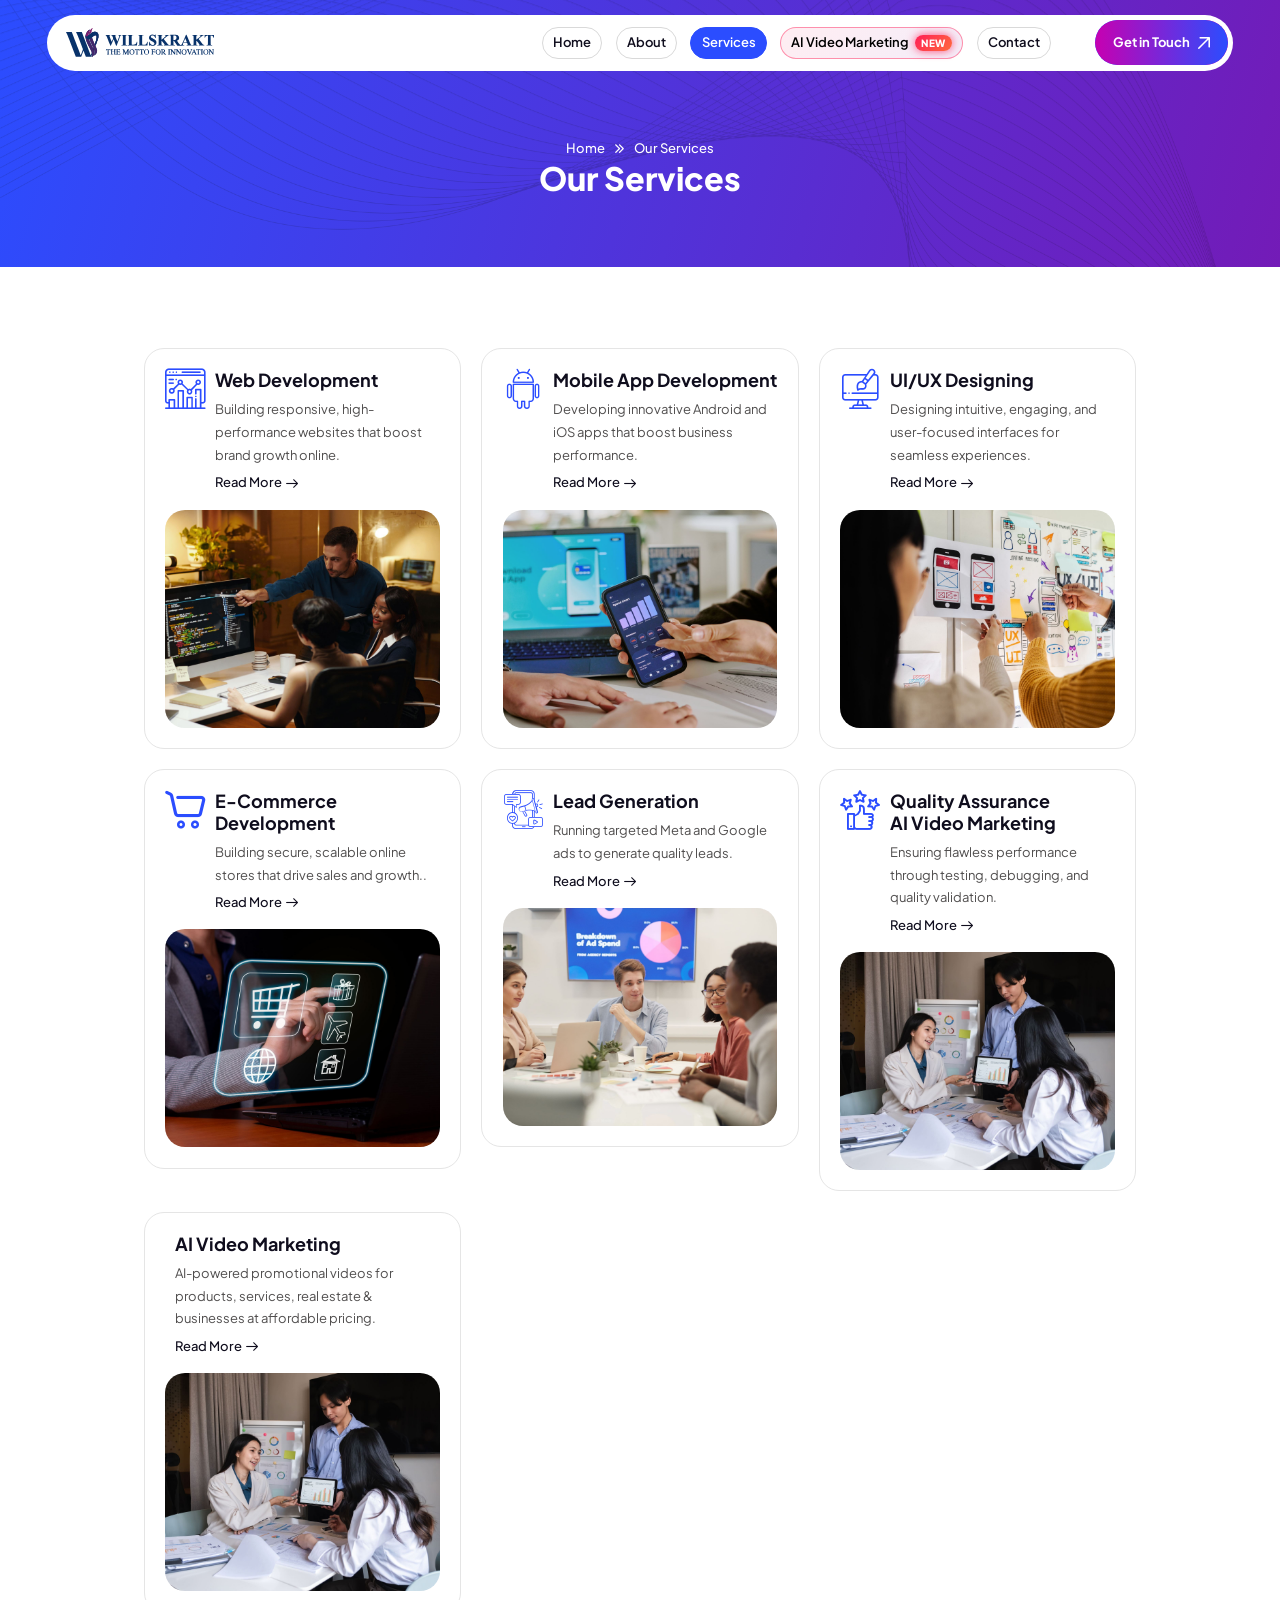
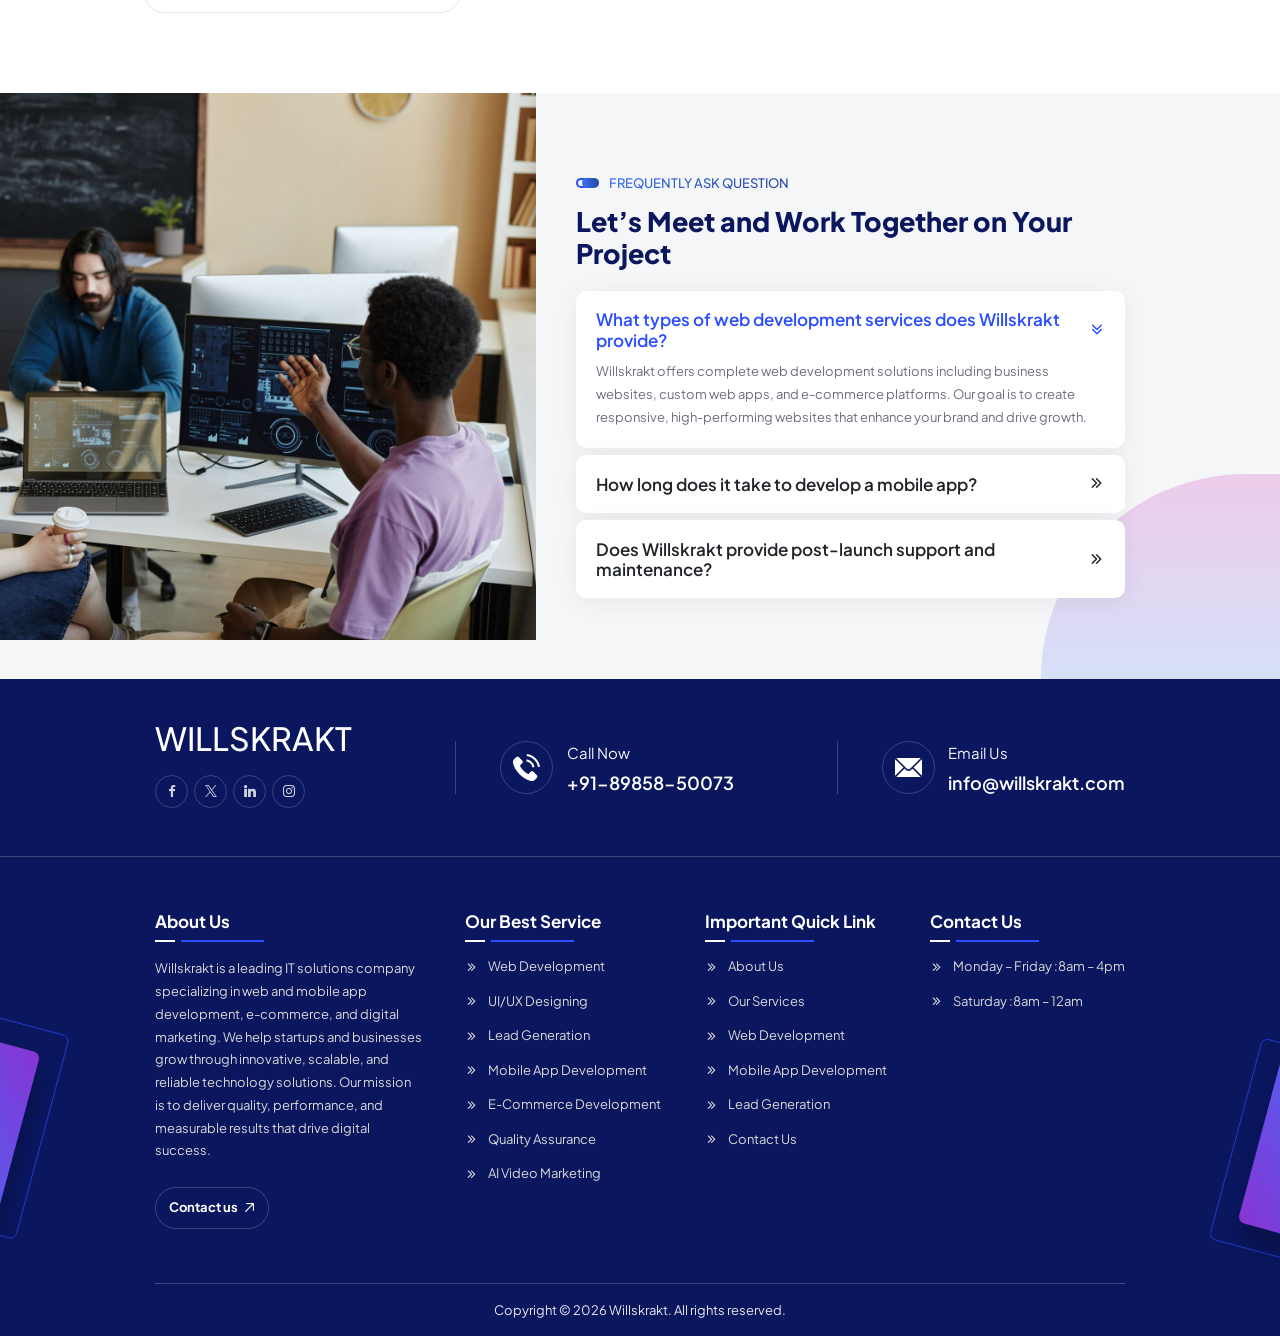
<file: services.html>
<!DOCTYPE html>
<html lang="en">

<head>
    
    <!-- Google Tag Manager -->
<script>(function(w,d,s,l,i){w[l]=w[l]||[];w[l].push({'gtm.start':
new Date().getTime(),event:'gtm.js'});var f=d.getElementsByTagName(s)[0],
j=d.createElement(s),dl=l!='dataLayer'?'&l='+l:'';j.async=true;j.src=
'https://www.googletagmanager.com/gtm.js?id='+i+dl;f.parentNode.insertBefore(j,f);
})(window,document,'script','dataLayer','GTM-KK2RSCH8');</script>
<!-- End Google Tag Manager -->
    
    <meta charset="UTF-8">
    <!-- Performance & SEO Meta -->
    <meta name="robots" content="index, follow">
    <meta http-equiv="X-UA-Compatible" content="IE=edge">
    <!-- DNS Prefetch -->
    <link rel="dns-prefetch" href="//fonts.googleapis.com">
    <link rel="dns-prefetch" href="//cdnjs.cloudflare.com">
    <meta name="viewport" content="width=device-width, initial-scale=1.0">
    <title>Digital IT Services in Hyderabad | Willskrakt</title>
    <meta name="description" content="Willskrakt offers web dev, mobile apps, UI/UX, e-commerce, QA & lead gen services. Explore our IT solutions and start your project today!">
    <link rel="canonical" href="https://willskrakt.com/services.html">
    
    <meta property="og:type" content="website">
<meta property="og:title" content="Digital IT Services in Hyderabad | Willskrakt">
<meta property="og:description" content="Willskrakt offers web dev, mobile apps, UI/UX, e-commerce, QA & lead gen services. Explore our IT solutions and start your project today!">
<meta property="og:url" content="https://willskrakt.com/services.html">
<meta property="og:image" content="https://willskrakt.com/assets/img/og-banner.jpg">
<meta name="twitter:card" content="summary_large_image">
<meta name="twitter:title" content="Digital IT Services in Hyderabad | Willskrakt">
<meta name="twitter:description" content="Willskrakt offers web dev, mobile apps, UI/UX, e-commerce, QA & lead gen services. Explore our IT solutions and start your project today!">
<meta name="twitter:image" content="https://willskrakt.com/assets/img/og-banner.jpg">

    <!-- libraries CSS -->
    <link rel="stylesheet" href="assets/icon/flaticon_digicom.css">
    <link rel="stylesheet" href="assets/vendor/bootstrap/bootstrap.min.css">
    <link rel="stylesheet" href="assets/vendor/splide/splide.min.css">
    <link rel="stylesheet" href="assets/vendor/swiper/swiper-bundle.min.css">
    <link rel="stylesheet" href="assets/vendor/animate-wow/animate.min.css">

    <!-- custom CSS -->
    <link rel="stylesheet" href="assets/css/style.css">
    
    <script type="application/ld+json">
{
  "@context": "https://schema.org",
  "@type": "BreadcrumbList",
  "itemListElement": [
    {
      "@type": "ListItem",
      "position": 1,
      "name": "Home",
      "item": "https://willskrakt.com/"
    },
    {
      "@type": "ListItem",
      "position": 2,
      "name": "Services",
      "item": "https://willskrakt.com/services.html"
    }
  ]
}
</script>

<script type="application/ld+json">
{
  "@context": "https://schema.org",
  "@type": "FAQPage",
  "mainEntity": [
    {
      "@type": "Question",
      "name": "What types of web development services does Willskrakt provide?",
      "acceptedAnswer": {
        "@type": "Answer",
        "text": "Willskrakt offers complete web development solutions including business websites, custom web apps, and e-commerce platforms. Our goal is to create responsive, high-performing websites that enhance your brand and drive growth."
      }
    },
    {
      "@type": "Question",
      "name": "How long does it take to develop a mobile app?",
      "acceptedAnswer": {
        "@type": "Answer",
        "text": "The development time depends on your app's complexity and features. On average, most Android and iOS apps take 4–8 weeks to complete, ensuring quality performance, user-friendly design, and scalability."
      }
    },
    {
      "@type": "Question",
      "name": "Does Willskrakt provide post-launch support and maintenance?",
      "acceptedAnswer": {
        "@type": "Answer",
        "text": "Yes, we provide continuous maintenance, updates, and technical support for all our projects. Our team ensures your website or app runs smoothly, securely, and stays updated with the latest technologies."
      }
    }
  ]
}
</script>
    
</head>

<body>
    
    <!-- Google Tag Manager (noscript) -->
<noscript><iframe src="https://www.googletagmanager.com/ns.html?id=GTM-KK2RSCH8"
height="0" width="0" style="display:none;visibility:hidden"></iframe></noscript>
<!-- End Google Tag Manager (noscript) -->
    
    <div class="preloader" id="preloader">
        <div class="loader"></div>
    </div>

    <!-- SIDEBAR SECTION START -->
    <div class="ul-sidebar">
        <!-- header -->
        <div class="ul-sidebar-header">
            <div class="ul-sidebar-header-logo">
                <a href="index">
                    <img src="assets/img/logo.svg" alt="logo" class="logo">
                </a>
            </div>
            <!-- sidebar closer -->
            <button class="ul-sidebar-closer"><i class="flaticon-close-1"></i></button>
        </div>

        <div class="ul-sidebar-header-nav-wrapper d-block d-lg-none"></div>


        <!-- sidebar footer -->
        <div class="ul-sidebar-footer">
            <span class="ul-sidebar-footer-title">Follow us</span>

            <div class="ul-sidebar-footer-social">
                <a href="https://www.facebook.com/profile.php?id=61577901560413"><i class="flaticon-facebook"></i></a>
                <a href="#"><i class="flaticon-twitter"></i></a>
                <a href="https://www.instagram.com/willskrakt/"><i class="flaticon-instagram"></i></a>
                <a href="#"><i class="flaticon-linkedin-big-logo"></i></a>
            </div>
        </div>
    </div>
    <!-- SIDEBAR SECTION END -->

    <!-- HEADER SECTION START -->
    <header class="ul-header wow animate__slideInDown">
        <div class="ul-header-bottom to-be-sticky wow animate__slideInDown">
            <div class="ul-header-bottom-wrapper ul-header-container">
                <div class="logo-container">
                    <a href="index" class="d-inline-block"><img src="assets/img/logo.svg" alt="logo" class="logo"></a>
                </div>

                <div class="ul-header-bottom-right">
                    <!-- header nav -->
                    <div class="ul-header-nav-wrapper">
                        <div class="to-go-to-sidebar-in-mobile">
                            <nav class="ul-header-nav">
                                <div class="has-sub-menu">
                                    <a href="index" role="button">Home</a>
                                </div>
                                <a href="about">About</a>
                                <div class="has-sub-menu active">
                                    <a href="services" role="button">Services</a>
                                    <div class="ul-header-submenu">
                                        <ul>
                                            <li><a href="ai-video-marketing" style="display:flex;align-items:center;justify-content:space-between;"><span>AI Video Marketing</span> <span class="ul-nav-new-badge">NEW</span></a></li>
                                            <li><a href="web-development">Web Development</a></li>
                                            <li><a href="mobile-app-development">Mobile App Development</a></li>
                                            <li><a href="ui-ux-designing">UI/UX Designing</a></li>
                                            <li><a href="e-commerce-development">E-Commerce Development</a></li>
                                            <li><a href="lead-generation">Lead Generation</a></li>
                                            <li><a href="quality-assurance">Quality Assurance</a></li>
                                        </ul>
                                    </div>
                                </div>
                                <a href="ai-video-marketing" class="ul-nav-new-pill">AI Video Marketing <span class="ul-nav-new-badge">NEW</span></a>
                                <a href="contact">Contact</a>
                            </nav>
                        </div>
                    </div>

                   
                    <a href="contact" class="ul-btn d-sm-inline-flex d-xxs-none"><span>Get in Touch <i class="flaticon-top-right"></i></span></a>
                    <button class="ul-header-sidebar-opener d-lg-none d-inline-flex"><i class="flaticon-right-arrow"></i></button>
                </div>
            </div>
        </div>
    </header>
    <!-- HEADER SECTION END -->


    <main>
        <!-- BREADCRUMBS SECTION START -->
        <section class="ul-breadcrumb ul-section-spacing">
            <div class="ul-container">
                <ul class="ul-breadcrumb-nav">
                    <li><a href="index">Home</a></li>
                    <li><span class="separator"><i class="flaticon-right"></i></span></li>
                    <li>Our Services</li>
                </ul>
                <h2 class="ul-breadcrumb-title">Our Services</h2>
            </div>
        </section>
        <!-- BREADCRUMBS SECTION END -->


        <!-- SERVICES SECTION START -->
        <section class="ul-inner-services ul-section-spacing overflow-hidden">
            <div class="ul-inner-services-container">
                <div class="row row-cols-md-3 row-cols-2 row-cols-xxs-1 ul-bs-row">
                    <!-- single slide -->
                    <div class="col wow animate__fadeInUp">
                        <div class="ul-inner-service">
                            <div class="ul-inner-service-txt">
                                <div class="ul-inner-service-icon">
                                    <i class="flaticon-analytics"></i>
                                </div>
                                <div class="ul-inner-service-content">
                                    <h3 class="ul-inner-service-title"><a href="web-development">Web Development</a></h3>
                                    <p class="ul-inner-service-descr">Building responsive, high-performance websites that boost brand growth online.</p>
                                    <a href="web-development" class="ul-inner-service-link">Read More <i class="flaticon-next-1"></i></a>
                                </div>
                            </div>

                            <div class="ul-inner-service-img">
                                <img loading="lazy" src="assets/img/inner-service-1.jpg" alt="Image" class="">
                            </div>
                        </div>
                    </div>

                    <!-- single slide -->
                    <div class="col wow animate__fadeInUp">
                        <div class="ul-inner-service">
                            <div class="ul-inner-service-txt">
                                <div class="ul-inner-service-icon">
                                    <i class="flaticon-android"></i>
                                </div>
                                <div class="ul-inner-service-content">
                                    <h3 class="ul-inner-service-title"><a href="mobile-app-development">Mobile App Development</a></h3>
                                    <p class="ul-inner-service-descr">Developing innovative Android and iOS apps that boost business performance.</p>
                                    <a href="mobile-app-development" class="ul-inner-service-link">Read More <i class="flaticon-next-1"></i></a>
                                </div>
                            </div>

                            <div class="ul-inner-service-img">
                                <img loading="lazy" src="assets/img/inner-service-2.jpg" alt="Image" class="">
                            </div>
                        </div>
                    </div>

                    <!-- single slide -->
                    <div class="col wow animate__fadeInUp">
                        <div class="ul-inner-service">
                            <div class="ul-inner-service-txt">
                                <div class="ul-inner-service-icon">
                                    <i class="flaticon-web-design"></i>
                                </div>
                                <div class="ul-inner-service-content">
                                    <h3 class="ul-inner-service-title"><a href="ui-ux-designing">UI/UX Designing</a></h3>
                                    <p class="ul-inner-service-descr">Designing intuitive, engaging, and user-focused interfaces for seamless experiences.</p>
                                    <a href="ui-ux-designing" class="ul-inner-service-link">Read More <i class="flaticon-next-1"></i></a>
                                </div>
                            </div>

                            <div class="ul-inner-service-img">
                                <img loading="lazy" src="assets/img/inner-service-3.jpg" alt="Image" class="">
                            </div>
                        </div>
                    </div>

                    <!-- single slide -->
                    <div class="col wow animate__fadeInUp">
                        <div class="ul-inner-service">
                            <div class="ul-inner-service-txt">
                                <div class="ul-inner-service-icon">
                                    <i class="flaticon-online-shopping"></i>
                                </div>
                                <div class="ul-inner-service-content">
                                    <h3 class="ul-inner-service-title"><a href="e-commerce-development">E-Commerce Development</a></h3>
                                    <p class="ul-inner-service-descr">Building secure, scalable online stores that drive sales and growth..</p>
                                    <a href="e-commerce-development" class="ul-inner-service-link">Read More <i class="flaticon-next-1"></i></a>
                                </div>
                            </div>

                            <div class="ul-inner-service-img">
                                <img loading="lazy" src="assets/img/inner-service-4.jpg" alt="Image" class="">
                            </div>
                        </div>
                    </div>

                    <!-- single slide -->
                    <div class="col wow animate__fadeInUp">
                        <div class="ul-inner-service">
                            <div class="ul-inner-service-txt">
                                <div class="ul-inner-service-icon">
                                    <i class="flaticon-content-marketing"></i>
                                </div>
                                <div class="ul-inner-service-content">
                                    <h3 class="ul-inner-service-title"><a href="lead-generation">Lead Generation</a></h3>
                                    <p class="ul-inner-service-descr">Running targeted Meta and Google ads to generate quality leads.</p>
                                    <a href="lead-generation" class="ul-inner-service-link">Read More <i class="flaticon-next-1"></i></a>
                                </div>
                            </div>

                            <div class="ul-inner-service-img">
                                <img loading="lazy" src="assets/img/inner-service-5.jpg" alt="Image" class="">
                            </div>
                        </div>
                    </div>

                    <!-- single slide -->
                    <div class="col wow animate__fadeInUp">
                        <div class="ul-inner-service">
                            <div class="ul-inner-service-txt">
                                <div class="ul-inner-service-icon">
                                    <i class="flaticon-satisfaction"></i>
                                </div>
                                <div class="ul-inner-service-content">
                                    <h3 class="ul-inner-service-title"><a href="quality-assurance">Quality Assurance</a>
                            <a href="ai-video-marketing">AI Video Marketing</a></h3>
                                    <p class="ul-inner-service-descr">Ensuring flawless performance through testing, debugging, and quality validation.</p>
                                    <a href="quality-assurance" class="ul-inner-service-link">Read More <i class="flaticon-next-1"></i></a>
                                </div>
                            </div>

                            <div class="ul-inner-service-img">
                                <img loading="lazy" src="assets/img/inner-service-6.jpg" alt="Image" class="">
                            </div>
                        </div>
                    </div>
                    <!-- single slide -->
                    <div class="col wow animate__fadeInUp">
                        <div class="ul-inner-service">
                            <div class="ul-inner-service-txt">
                                <div class="ul-inner-service-icon">
                                    <i class="flaticon-video-camera"></i>
                                </div>
                                <div class="ul-inner-service-content">
                                    <h3 class="ul-inner-service-title"><a href="ai-video-marketing">AI Video Marketing</a></h3>
                                    <p class="ul-inner-service-descr">AI-powered promotional videos for products, services, real estate & businesses at affordable pricing.</p>
                                    <a href="ai-video-marketing" class="ul-inner-service-link">Read More <i class="flaticon-next-1"></i></a>
                                </div>
                            </div>

                            <div class="ul-inner-service-img">
                                <img loading="lazy" src="assets/img/inner-service-6.jpg" alt="AI Video Marketing">
                            </div>
                        </div>
                    </div>
                </div>
            </div>
        </section>
        <!-- SERVICES SECTION END -->


        <!-- FAQ SECTION START -->
        <section class="ul-faq wow animate__fadeInUp">
            <div class="ul-container">
                <div class="row ul-bs-row ul-faq-row">
                    <!-- img -->
                    <div class="col-md-5">
                        <div class="ul-faq-img d-flex justify-content-end">
                            <img loading="lazy" src="assets/img/faq-img.jpg" alt="Image">
                        </div>
                    </div>

                    <!-- txt -->
                    <div class="col-md-7">
                        <div class="ul-faq-txt ul-section-spacing">
                            <div>
                                <span class="ul-section-sub-title">Frequently Ask Question</span>
                                <h2 class="ul-section-title">Let’s Meet and Work Together on Your Project</h2>
                            </div>

                            <div class="ul-faq-accordion ul-accordion">
                                <div class="ul-single-accordion-item open">
                                    <div class="ul-single-accordion-item__header">
                                        <div class="left">
                                            <h3 class="ul-single-accordion-item__title">What types of web development services does Willskrakt provide?</h3>
                                        </div>
                                        <span class="icon"><i class="flaticon-right"></i></span>
                                    </div>

                                    <div class="ul-single-accordion-item__body">
                                        <p>Willskrakt offers complete web development solutions including business websites, custom web apps, and e-commerce platforms. Our goal is to create responsive, high-performing websites that enhance your brand and drive growth.</p>
                                    </div>
                                </div>

                                <div class="ul-single-accordion-item">
                                    <div class="ul-single-accordion-item__header">
                                        <div class="left">
                                            <h3 class="ul-single-accordion-item__title">How long does it take to develop a mobile app?</h3>
                                        </div>
                                        <span class="icon"><i class="flaticon-right"></i></span>
                                    </div>

                                    <div class="ul-single-accordion-item__body">
                                        <p>The development time depends on your app’s complexity and features. On average, most Android and iOS apps take 4–8 weeks to complete, ensuring quality performance, user-friendly design, and scalability.</p>
                                    </div>
                                </div>

                                <div class="ul-single-accordion-item">
                                    <div class="ul-single-accordion-item__header">
                                        <div class="left">
                                            <h3 class="ul-single-accordion-item__title">Does Willskrakt provide post-launch support and maintenance?</h3>
                                        </div>
                                        <span class="icon"><i class="flaticon-right"></i></span>
                                    </div>

                                    <div class="ul-single-accordion-item__body">
                                        <p>Yes, we provide continuous maintenance, updates, and technical support for all our projects. Our team ensures your website or app runs smoothly, securely, and stays updated with the latest technologies.</p>
                                    </div>
                                </div>
                            </div>
                        </div>
                    </div>
                </div>
            </div>

            <div class="ul-faq-vector">
                <div class="ul-faq-vector-inner"></div>
            </div>
        </section>
        <!-- FAQ SECTION END -->
    </main>


    <!-- FOOTER SECTION START -->
    <footer class="ul-footer">
        <!-- footer top -->
        <div class="ul-footer-top">
            <div class="ul-container">
                <div class="ul-footer-top-contact-infos">
                    <!-- single info -->
                    <div class="ul-footer-top-logo">
                    <h2> <a href="index">WILLSKRAKT</a><h2>
                        <!-- <a href="index"><img src="assets/img/Willskrakt-Logo.svg" alt="logo"></a> -->
                        <div class="ul-footer-socials">
                            <a href="https://www.facebook.com/profile.php?id=61577901560413"><i class="flaticon-facebook-app-symbol"></i></a>
                            <a href="#"><i class="flaticon-twitter"></i></a>
                            <a href="#"><i class="flaticon-linkedin-big-logo"></i></a>
                            <a href="https://www.instagram.com/willskrakt/"><i class="flaticon-instagram"></i></a>
                        </div>
                    </div>

                    <!-- single info -->
                    <div class="ul-footer-top-contact-info">
                        <!-- icon -->
                        <div class="ul-footer-top-contact-info-icon"><i class="flaticon-telephone"></i></div>
                        <!-- txt -->
                        <div class="ul-footer-top-contact-info-txt">
                            <span class="ul-footer-top-contact-info-label">Call Now</span>
                            <h5 class="ul-footer-top-contact-info-address"><a href="tel:8985850073">+91-89858-50073</a></h5>
                        </div>
                    </div>

                    <!-- single info -->
                    <div class="ul-footer-top-contact-info">
                        <!-- icon -->
                        <div class="ul-footer-top-contact-info-icon"><i class="flaticon-mail"></i></div>
                        <!-- txt -->
                        <div class="ul-footer-top-contact-info-txt">
                            <span class="ul-footer-top-contact-info-label">Email Us</span>
                            <h5 class="ul-footer-top-contact-info-address"><a href="mailto:info@willskrakt.com">info@willskrakt.com</a></h5>
                        </div>
                    </div>
                </div>
            </div>
        </div>

        <!-- footer middle -->
        <div class="ul-footer-middle">
            <div class="ul-container">
                <div class="ul-footer-middle-wrapper wow animate__fadeInUp">
                    <div class="ul-footer-about">
                        <h3 class="ul-footer-widget-title">About Us</h3>
                        <p class="ul-footer-about-txt">Willskrakt is a leading IT solutions company specializing in web and mobile app development, e-commerce, and digital marketing. We help startups and businesses grow through innovative, scalable, and reliable technology solutions. Our mission is to deliver quality, performance, and measurable results that drive digital success.</p>
                        <a href="contact" class="ul-footer-about-btn">Contact us <i class="flaticon-top-right"></i></a>
                    </div>

                    <div class="ul-footer-widget">
                        <h3 class="ul-footer-widget-title">Our Best Service</h3>

                        <div class="ul-footer-widget-links">
                            <a href="web-development">Web Development</a>
                            <a href="ui-ux-designing">UI/UX Designing</a>
                            <a href="lead-generation">Lead Generation</a>
                            <a href="mobile-app-development">Mobile App Development</a>
                            <a href="e-commerce-development">E-Commerce Development</a>
                            <a href="quality-assurance">Quality Assurance</a>
                            <a href="ai-video-marketing">AI Video Marketing</a>
                        </div>
                    </div>

                    <div class="ul-footer-widget ul-footer-recent-posts">
                        <h3 class="ul-footer-widget-title">Important Quick Link</h3>

                        <div class="ul-footer-widget-links">
                            <a href="about">About Us</a>
                            <a href="services">Our Services</a>
                            <a href="web-development">Web Development</a>
                            <a href="mobile-app-development">Mobile App Development</a>
                            <a href="lead-generation">Lead Generation</a>
                            <a href="contact">Contact Us</a>
                        </div>
                    </div>

                    <div class="ul-footer-widget ul-nwsltr-widget">
                        <h3 class="ul-footer-widget-title">Contact Us</h3>
                        <div class="ul-footer-widget-links">
                            <span>Monday – Friday : <span class="colored">8am – 4pm</span></span>
                            <span>Saturday : <span class="colored">8am – 12am</span></span>
                        </div>
                        
                    </div>
                </div>
            </div>
        </div>

        <!-- footer bottom -->
        <div class="ul-container">
            <div class="ul-footer-bottom">
                <div class="ul-footer-bottom-wrapper justify-content-center">
                    <p class="copyright-txt">Copyright &copy;
                        <script>document.write(new Date().getFullYear())</script> Willskrakt. All rights reserved.
                    </p>
                </div>
            </div>
        </div>

        <!-- vector -->
        <div class="ul-footer-vectors">
            <img loading="lazy" src="assets/img/footer-vector-1.svg" alt="Footer Image" class="ul-footer-vector-1">
            <img loading="lazy" src="assets/img/footer-vector-2.svg" alt="Footer Image" class="ul-footer-vector-2">
        </div>
    </footer>
    <!-- FOOTER SECTION END -->

    <!-- libraries JS -->
    <script src="assets/vendor/bootstrap/bootstrap.bundle.min.js"></script>
    <script src="assets/vendor/splide/splide.min.js" defer></script>
    <script src="assets/vendor/splide/splide-extension-auto-scroll.min.js"></script>
    <script src="assets/vendor/swiper/swiper-bundle.min.js" defer></script>
    <script src="assets/vendor/animate-wow/wow.min.js"></script>
    <script src="assets/vendor/fslightbox/fslightbox.js"></script>

    <!-- custom JS -->
    <script src="assets/js/main.js" defer></script>
    <script src="assets/js/tab.js"></script>
    <script src="assets/js/accordion.js"></script>
    <script src="assets/js/progressbar.js"></script>
</body>

</html>
</file>
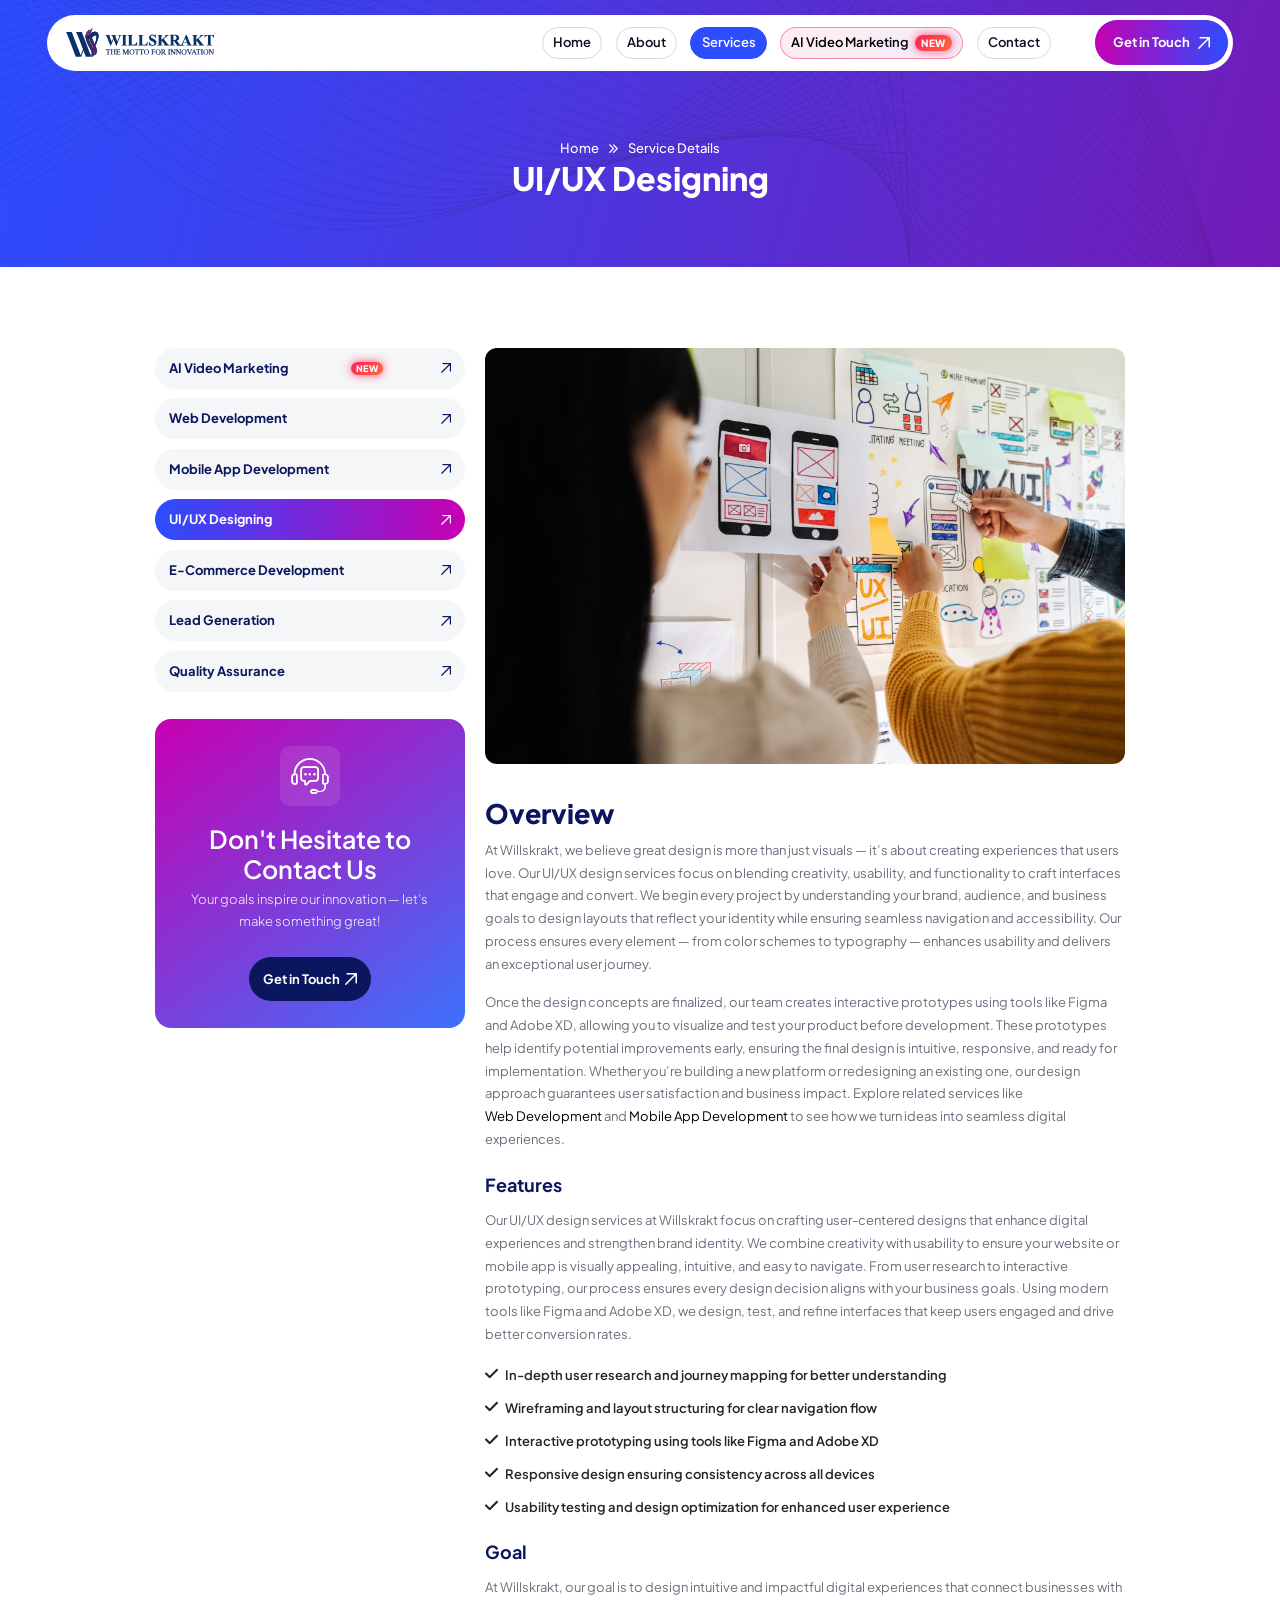
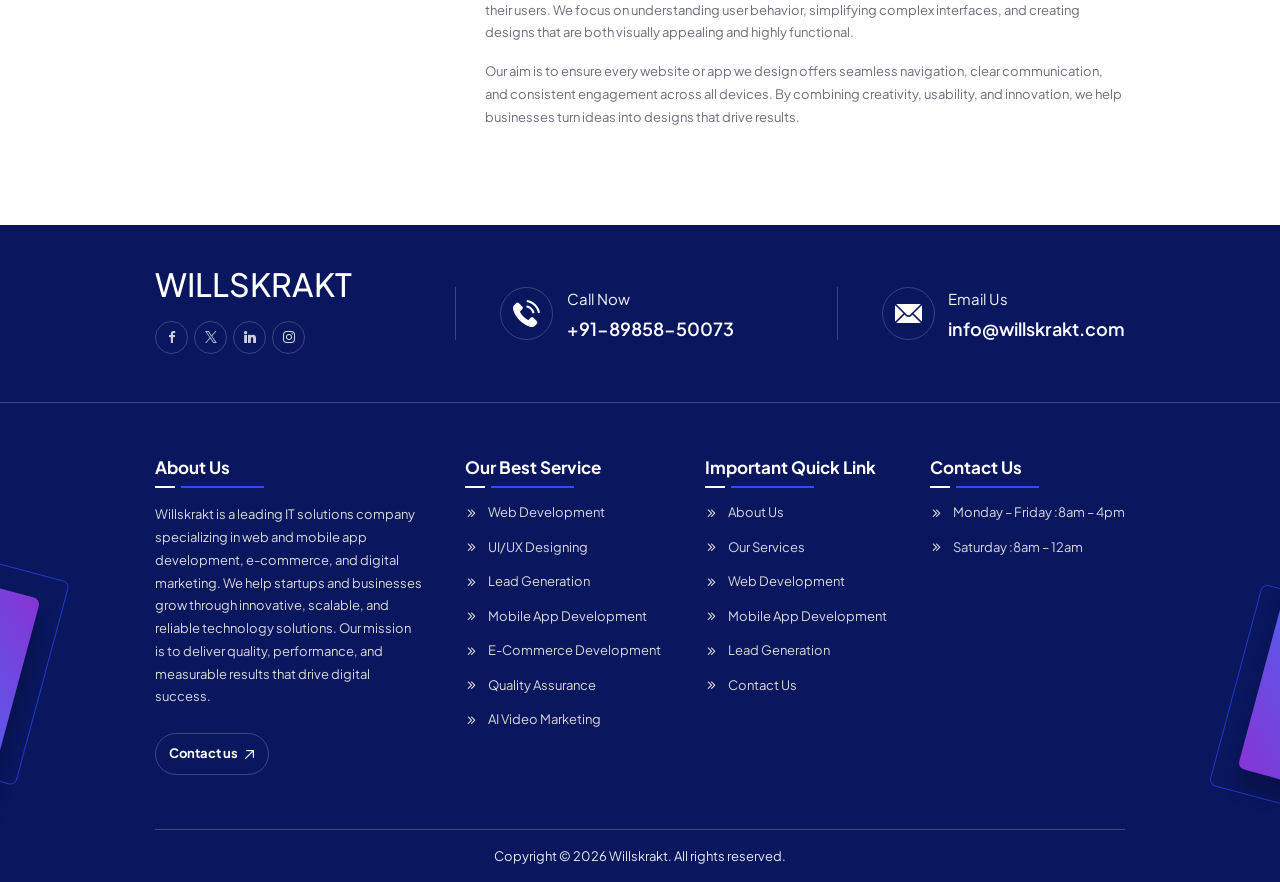
<file: ui-ux-designing.html>
<!DOCTYPE html>
<html lang="en">

<head>
    
    <!-- Google Tag Manager -->
<script>(function(w,d,s,l,i){w[l]=w[l]||[];w[l].push({'gtm.start':
new Date().getTime(),event:'gtm.js'});var f=d.getElementsByTagName(s)[0],
j=d.createElement(s),dl=l!='dataLayer'?'&l='+l:'';j.async=true;j.src=
'https://www.googletagmanager.com/gtm.js?id='+i+dl;f.parentNode.insertBefore(j,f);
})(window,document,'script','dataLayer','GTM-KK2RSCH8');</script>
<!-- End Google Tag Manager -->

    <meta charset="UTF-8">
    <!-- Performance & SEO Meta -->
    <meta name="robots" content="index, follow">
    <meta http-equiv="X-UA-Compatible" content="IE=edge">
    <!-- DNS Prefetch -->
    <link rel="dns-prefetch" href="//fonts.googleapis.com">
    <link rel="dns-prefetch" href="//cdnjs.cloudflare.com">
    <meta name="viewport" content="width=device-width, initial-scale=1.0">
    <title>UI/UX Design Services in Hyderabad | Willskrakt</title>
    <meta name="description" content="Willskrakt creates intuitive UI/UX designs using Figma & Adobe XD that boost engagement and conversions. Elevate your digital product — let's design together!">
    <link rel="canonical" href="https://willskrakt.com/ui-ux-designing.html">
    
    <meta property="og:type" content="website">
<meta property="og:title" content="UI/UX Design Services in Hyderabad | Willskrakt">
<meta property="og:description" content="Willskrakt creates intuitive UI/UX designs using Figma & Adobe XD that boost engagement and conversions. Elevate your digital product — let's design together!">
<meta property="og:url" content="https://willskrakt.com/ui-ux-designing.html">
<meta property="og:image" content="https://willskrakt.com/assets/img/og-banner.jpg">
<meta name="twitter:card" content="summary_large_image">
<meta name="twitter:title" content="UI/UX Design Services in Hyderabad | Willskrakt">
<meta name="twitter:description" content="Willskrakt creates intuitive UI/UX designs using Figma & Adobe XD that boost engagement and conversions. Elevate your digital product — let's design together!">
<meta name="twitter:image" content="https://willskrakt.com/assets/img/og-banner.jpg">

    <!-- libraries CSS -->
    <link rel="stylesheet" href="assets/icon/flaticon_digicom.css">
    <link rel="stylesheet" href="assets/vendor/bootstrap/bootstrap.min.css">
    <link rel="stylesheet" href="assets/vendor/splide/splide.min.css">
    <link rel="stylesheet" href="assets/vendor/swiper/swiper-bundle.min.css">
    <link rel="stylesheet" href="assets/vendor/animate-wow/animate.min.css">

    <!-- custom CSS -->
    <link rel="stylesheet" href="assets/css/style.css">
    
    <script type="application/ld+json">
{
  "@context": "https://schema.org",
  "@type": "BreadcrumbList",
  "itemListElement": [
    {
      "@type": "ListItem",
      "position": 1,
      "name": "Home",
      "item": "https://willskrakt.com/"
    },
    {
      "@type": "ListItem",
      "position": 2,
      "name": "Services",
      "item": "https://willskrakt.com/services.html"
    },
    {
      "@type": "ListItem",
      "position": 3,
      "name": "UI/UX Design",
      "item": "https://willskrakt.com/ui-ux-designing.html"
    }
  ]
}
</script>

<script type="application/ld+json">
{
  "@context": "https://schema.org",
  "@type": "Service",
  "@id": "https://willskrakt.com/ui-ux-designing.html#service",
  "name": "UI/UX Design",
  "alternateName": "User Interface and User Experience Design Services",
  "description": "Willskrakt blends creativity, usability, and functionality to craft interfaces that engage and convert. We create interactive prototypes using Figma and Adobe XD, ensuring intuitive, responsive, and visually compelling digital experiences.",
  "url": "https://willskrakt.com/ui-ux-designing.html",
  "provider": {
    "@type": "Organization",
    "@id": "https://willskrakt.com/#organization"
  },
  "areaServed": {
    "@type": "City",
    "name": "Hyderabad"
  },
  "serviceType": "UI/UX Design",
  "category": "Design Services",
  "offers": {
    "@type": "Offer",
    "url": "https://willskrakt.com/ui-ux-designing.html",
    "priceCurrency": "INR",
    "availability": "https://schema.org/InStock"
  }
}
</script>
    
</head>

<body>
    
    <!-- Google Tag Manager (noscript) -->
<noscript><iframe src="https://www.googletagmanager.com/ns.html?id=GTM-KK2RSCH8"
height="0" width="0" style="display:none;visibility:hidden"></iframe></noscript>
<!-- End Google Tag Manager (noscript) -->
    
    <div class="preloader" id="preloader">
        <div class="loader"></div>
    </div>

    <!-- SIDEBAR SECTION START -->
    <div class="ul-sidebar">
        <!-- header -->
        <div class="ul-sidebar-header">
            <div class="ul-sidebar-header-logo">
                <a href="index">
                    <img src="assets/img/logo.svg" alt="logo" class="logo">
                </a>
            </div>
            <!-- sidebar closer -->
            <button class="ul-sidebar-closer"><i class="flaticon-close-1"></i></button>
        </div>

        <div class="ul-sidebar-header-nav-wrapper d-block d-lg-none"></div>


        <!-- sidebar footer -->
        <div class="ul-sidebar-footer">
            <span class="ul-sidebar-footer-title">Follow us</span>

            <div class="ul-sidebar-footer-social">
                <a href="https://www.facebook.com/profile.php?id=61577901560413"><i class="flaticon-facebook"></i></a>
                <a href="#"><i class="flaticon-twitter"></i></a>
                <a href="https://www.instagram.com/willskrakt/"><i class="flaticon-instagram"></i></a>
                <a href="#"><i class="flaticon-linkedin-big-logo"></i></a>
            </div>
        </div>
    </div>
    <!-- SIDEBAR SECTION END -->

    <!-- HEADER SECTION START -->
    <header class="ul-header wow animate__slideInDown">
        <div class="ul-header-bottom to-be-sticky wow animate__slideInDown">
            <div class="ul-header-bottom-wrapper ul-header-container">
                <div class="logo-container">
                    <a href="index" class="d-inline-block"><img src="assets/img/logo.svg" alt="logo" class="logo"></a>
                </div>

                <div class="ul-header-bottom-right">
                    <!-- header nav -->
                    <div class="ul-header-nav-wrapper">
                        <div class="to-go-to-sidebar-in-mobile">
                            <nav class="ul-header-nav">
                                <div class="has-sub-menu">
                                    <a href="index" role="button">Home</a>
                                </div>
                                <a href="about">About</a>
                                <div class="has-sub-menu active">
                                    <a href="services" role="button">Services</a>
                                    <div class="ul-header-submenu">
                                        <ul>
                                            <li><a href="ai-video-marketing" style="display:flex;align-items:center;justify-content:space-between;"><span>AI Video Marketing</span> <span class="ul-nav-new-badge">NEW</span></a></li>
                                            <li><a href="web-development">Web Development</a></li>
                                            <li><a href="mobile-app-development">Mobile App Development</a></li>
                                            <li><a href="ui-ux-designing">UI/UX Designing</a></li>
                                            <li><a href="e-commerce-development">E-Commerce Development</a></li>
                                            <li><a href="lead-generation">Lead Generation</a></li>
                                            <li><a href="quality-assurance">Quality Assurance</a></li>
                                        </ul>
                                    </div>
                                </div>
                                <a href="ai-video-marketing" class="ul-nav-new-pill">AI Video Marketing <span class="ul-nav-new-badge">NEW</span></a>
                                <a href="contact">Contact</a>
                            </nav>
                        </div>
                    </div>

                    
                    <a href="contact" class="ul-btn d-sm-inline-flex d-xxs-none"><span>Get in Touch <i class="flaticon-top-right"></i></span></a>
                    <button class="ul-header-sidebar-opener d-lg-none d-inline-flex"><i class="flaticon-right-arrow"></i></button>
                </div>
            </div>
        </div>
    </header>
    <!-- HEADER SECTION END -->


    <main>
        <!-- BREADCRUMBS SECTION START -->
        <section class="ul-breadcrumb ul-section-spacing">
            <div class="ul-container">
                <ul class="ul-breadcrumb-nav">
                    <li><a href="index">Home</a></li>
                    <li><span class="separator"><i class="flaticon-right"></i></span></li>
                    <li>Service Details</li>
                </ul>
                <h2 class="ul-breadcrumb-title">UI/UX Designing</h2>
            </div>
        </section>
        <!-- BREADCRUMBS SECTION END -->


        <section class="ul-service-details ul-section-spacing">
            <div class="ul-container">
                <div class="row ul-bs-row flex-column-reverse flex-md-row">
                    <div class="col-md-4 wow animate__fadeInUp">
                        <div class="ul-service-details-sidebar">
                            <ul class="ul-service-details-sidebar-links">
                                <li><a href="ai-video-marketing">AI Video Marketing <span class="ul-nav-new-badge" style="font-size:9px;padding:2px 5px;margin-left:5px;">NEW</span> <i class="flaticon-top-right"></i></a></li>
                                <li><a href="web-development">Web Development <i class="flaticon-top-right"></i></a></li>
                                <li><a href="mobile-app-development">Mobile App Development <i class="flaticon-top-right"></i></a></li>
                                <li><a href="ui-ux-designing" class="active">UI/UX Designing <i class="flaticon-top-right"></i></a></li>
                                <li><a href="e-commerce-development">E-Commerce Development <i class="flaticon-top-right"></i></a></li>
                                <li><a href="lead-generation">Lead Generation <i class="flaticon-top-right"></i></a></li>
                                <li><a href="quality-assurance">Quality Assurance <i class="flaticon-top-right"></i></a></li>
                            </ul>


                            <!-- call to action card -->
                            <div class="ul-service-details-sidebar-cta">
                                <div class="ul-service-details-sidebar-cta-icon"><i class="flaticon-customer-support"></i></div>
                                <h2 class="ul-service-details-sidebar-cta-title">Don't Hesitate to Contact Us</h2>
                                <p class="ul-service-details-sidebar-cta-descr">Your goals inspire our innovation — let’s make something great!</p>
                                <a href="contact" class="ul-service-details-sidebar-cta-btn">Get in Touch <i class="flaticon-top-right"></i></a>
                            </div>
                        </div>
                    </div>


                    <div class="col-md-8 wow animate__fadeInUp">
                        <div>
                            <div class="ul-service-details-img">
                                <img loading="lazy" src="assets/img/inner-service-3.jpg" alt="Image">
                            </div>
                            <div class="ul-service-details-txt">
                                <h2 class="ul-service-details-title">Overview</h2>
                                <p class="ul-service-details-descr">At Willskrakt, we believe great design is more than just visuals — it’s about creating experiences that users love. Our UI/UX design services focus on blending creativity, usability, and functionality to craft interfaces that engage and convert. We begin every project by understanding your brand, audience, and business goals to design layouts that reflect your identity while ensuring seamless navigation and accessibility. Our process ensures every element — from color schemes to typography — enhances usability and delivers an exceptional user journey.</p>

                                <p class="ul-service-details-descr">Once the design concepts are finalized, our team creates interactive prototypes using tools like Figma and Adobe XD, allowing you to visualize and test your product before development. These prototypes help identify potential improvements early, ensuring the final design is intuitive, responsive, and ready for implementation. Whether you’re building a new platform or redesigning an existing one, our design approach guarantees user satisfaction and business impact. Explore related services like <a href="web-development.html">Web Development</a> and <a href="mobile-app-development.html">Mobile App Development</a> to see how we turn ideas into seamless digital experiences.</p>

                                <div class="ul-service-details-inner-block">
                                    <h3 class="ul-service-details-inner-title">Features</h3>
                                    <p class="ul-service-details-descr">Our UI/UX design services at Willskrakt focus on crafting user-centered designs that enhance digital experiences and strengthen brand identity. We combine creativity with usability to ensure your website or mobile app is visually appealing, intuitive, and easy to navigate. From user research to interactive prototyping, our process ensures every design decision aligns with your business goals. Using modern tools like Figma and Adobe XD, we design, test, and refine interfaces that keep users engaged and drive better conversion rates.</p>

                                    <ul>
                                        <li>In-depth user research and journey mapping for better understanding</li>
                                        <li>Wireframing and layout structuring for clear navigation flow</li>
                                        <li>Interactive prototyping using tools like Figma and Adobe XD</li>
                                        <li>Responsive design ensuring consistency across all devices</li>
                                        <li>Usability testing and design optimization for enhanced user experience</li>
                                    </ul>
                                </div>

                                <div class="ul-service-details-inner-block">
                                    <h3 class="ul-service-details-inner-title">Goal</h3>
                                    <p class="ul-service-details-descr">At Willskrakt, our goal is to design intuitive and impactful digital experiences that connect businesses with their users. We focus on understanding user behavior, simplifying complex interfaces, and creating designs that are both visually appealing and highly functional.</p>
                                    <p class="ul-service-details-descr">Our aim is to ensure every website or app we design offers seamless navigation, clear communication, and consistent engagement across all devices. By combining creativity, usability, and innovation, we help businesses turn ideas into designs that drive results.</p>
                                </div>
                            </div>
                        </div>
                    </div>
                </div>
            </div>
        </section>
    </main>


    <!-- FOOTER SECTION START -->
    <footer class="ul-footer">
        <!-- footer top -->
        <div class="ul-footer-top">
            <div class="ul-container">
                <div class="ul-footer-top-contact-infos">
                    <!-- single info -->
                    <div class="ul-footer-top-logo">
                    <h2> <a href="index">WILLSKRAKT</a><h2>
                        <!-- <a href="index"><img src="assets/img/Willskrakt-Logo.svg" alt="logo"></a> -->
                        <div class="ul-footer-socials">
                            <a href="https://www.facebook.com/profile.php?id=61577901560413"><i class="flaticon-facebook-app-symbol"></i></a>
                            <a href="#"><i class="flaticon-twitter"></i></a>
                            <a href="#"><i class="flaticon-linkedin-big-logo"></i></a>
                            <a href="https://www.instagram.com/willskrakt/"><i class="flaticon-instagram"></i></a>
                        </div>
                    </div>

                    <!-- single info -->
                    <div class="ul-footer-top-contact-info">
                        <!-- icon -->
                        <div class="ul-footer-top-contact-info-icon"><i class="flaticon-telephone"></i></div>
                        <!-- txt -->
                        <div class="ul-footer-top-contact-info-txt">
                            <span class="ul-footer-top-contact-info-label">Call Now</span>
                            <h5 class="ul-footer-top-contact-info-address"><a href="tel:8985850073">+91-89858-50073</a></h5>
                        </div>
                    </div>

                    <!-- single info -->
                    <div class="ul-footer-top-contact-info">
                        <!-- icon -->
                        <div class="ul-footer-top-contact-info-icon"><i class="flaticon-mail"></i></div>
                        <!-- txt -->
                        <div class="ul-footer-top-contact-info-txt">
                            <span class="ul-footer-top-contact-info-label">Email Us</span>
                            <h5 class="ul-footer-top-contact-info-address"><a href="mailto:info@willskrakt.com">info@willskrakt.com</a></h5>
                        </div>
                    </div>
                </div>
            </div>
        </div>

        <!-- footer middle -->
        <div class="ul-footer-middle">
            <div class="ul-container">
                <div class="ul-footer-middle-wrapper wow animate__fadeInUp">
                    <div class="ul-footer-about">
                        <h3 class="ul-footer-widget-title">About Us</h3>
                        <p class="ul-footer-about-txt">Willskrakt is a leading IT solutions company specializing in web and mobile app development, e-commerce, and digital marketing. We help startups and businesses grow through innovative, scalable, and reliable technology solutions. Our mission is to deliver quality, performance, and measurable results that drive digital success.</p>
                        <a href="contact" class="ul-footer-about-btn">Contact us <i class="flaticon-top-right"></i></a>
                    </div>

                    <div class="ul-footer-widget">
                        <h3 class="ul-footer-widget-title">Our Best Service</h3>

                        <div class="ul-footer-widget-links">
                            <a href="web-development">Web Development</a>
                            <a href="ui-ux-designing">UI/UX Designing</a>
                            <a href="lead-generation">Lead Generation</a>
                            <a href="mobile-app-development">Mobile App Development</a>
                            <a href="e-commerce-development">E-Commerce Development</a>
                            <a href="quality-assurance">Quality Assurance</a>
                            <a href="ai-video-marketing">AI Video Marketing</a>
                        </div>
                    </div>

                    <div class="ul-footer-widget ul-footer-recent-posts">
                        <h3 class="ul-footer-widget-title">Important Quick Link</h3>

                        <div class="ul-footer-widget-links">
                            <a href="about">About Us</a>
                            <a href="services">Our Services</a>
                            <a href="web-development">Web Development</a>
                            <a href="mobile-app-development">Mobile App Development</a>
                            <a href="lead-generation">Lead Generation</a>
                            <a href="contact">Contact Us</a>
                        </div>
                    </div>

                    <div class="ul-footer-widget ul-nwsltr-widget">
                        <h3 class="ul-footer-widget-title">Contact Us</h3>
                        <div class="ul-footer-widget-links">
                            <span>Monday – Friday : <span class="colored">8am – 4pm</span></span>
                            <span>Saturday : <span class="colored">8am – 12am</span></span>
                        </div>
                        
                    </div>
                </div>
            </div>
        </div>

        <!-- footer bottom -->
        <div class="ul-container">
            <div class="ul-footer-bottom">
                <div class="ul-footer-bottom-wrapper justify-content-center">
                    <p class="copyright-txt">Copyright &copy;
                        <script>document.write(new Date().getFullYear())</script> Willskrakt. All rights reserved.
                    </p>
                </div>
            </div>
        </div>

        <!-- vector -->
        <div class="ul-footer-vectors">
            <img loading="lazy" src="assets/img/footer-vector-1.svg" alt="Footer Image" class="ul-footer-vector-1">
            <img loading="lazy" src="assets/img/footer-vector-2.svg" alt="Footer Image" class="ul-footer-vector-2">
        </div>
    </footer>
    <!-- FOOTER SECTION END -->


    <!-- libraries JS -->
    <script src="assets/vendor/bootstrap/bootstrap.bundle.min.js"></script>
    <script src="assets/vendor/splide/splide.min.js" defer></script>
    <script src="assets/vendor/splide/splide-extension-auto-scroll.min.js"></script>
    <script src="assets/vendor/swiper/swiper-bundle.min.js" defer></script>
    <script src="assets/vendor/animate-wow/wow.min.js"></script>
    <script src="assets/vendor/fslightbox/fslightbox.js"></script>

    <!-- custom JS -->
    <script src="assets/js/main.js" defer></script>
    <script src="assets/js/tab.js"></script>
    <script src="assets/js/accordion.js"></script>
    <script src="assets/js/progressbar.js"></script>
</body>

</html>
</file>
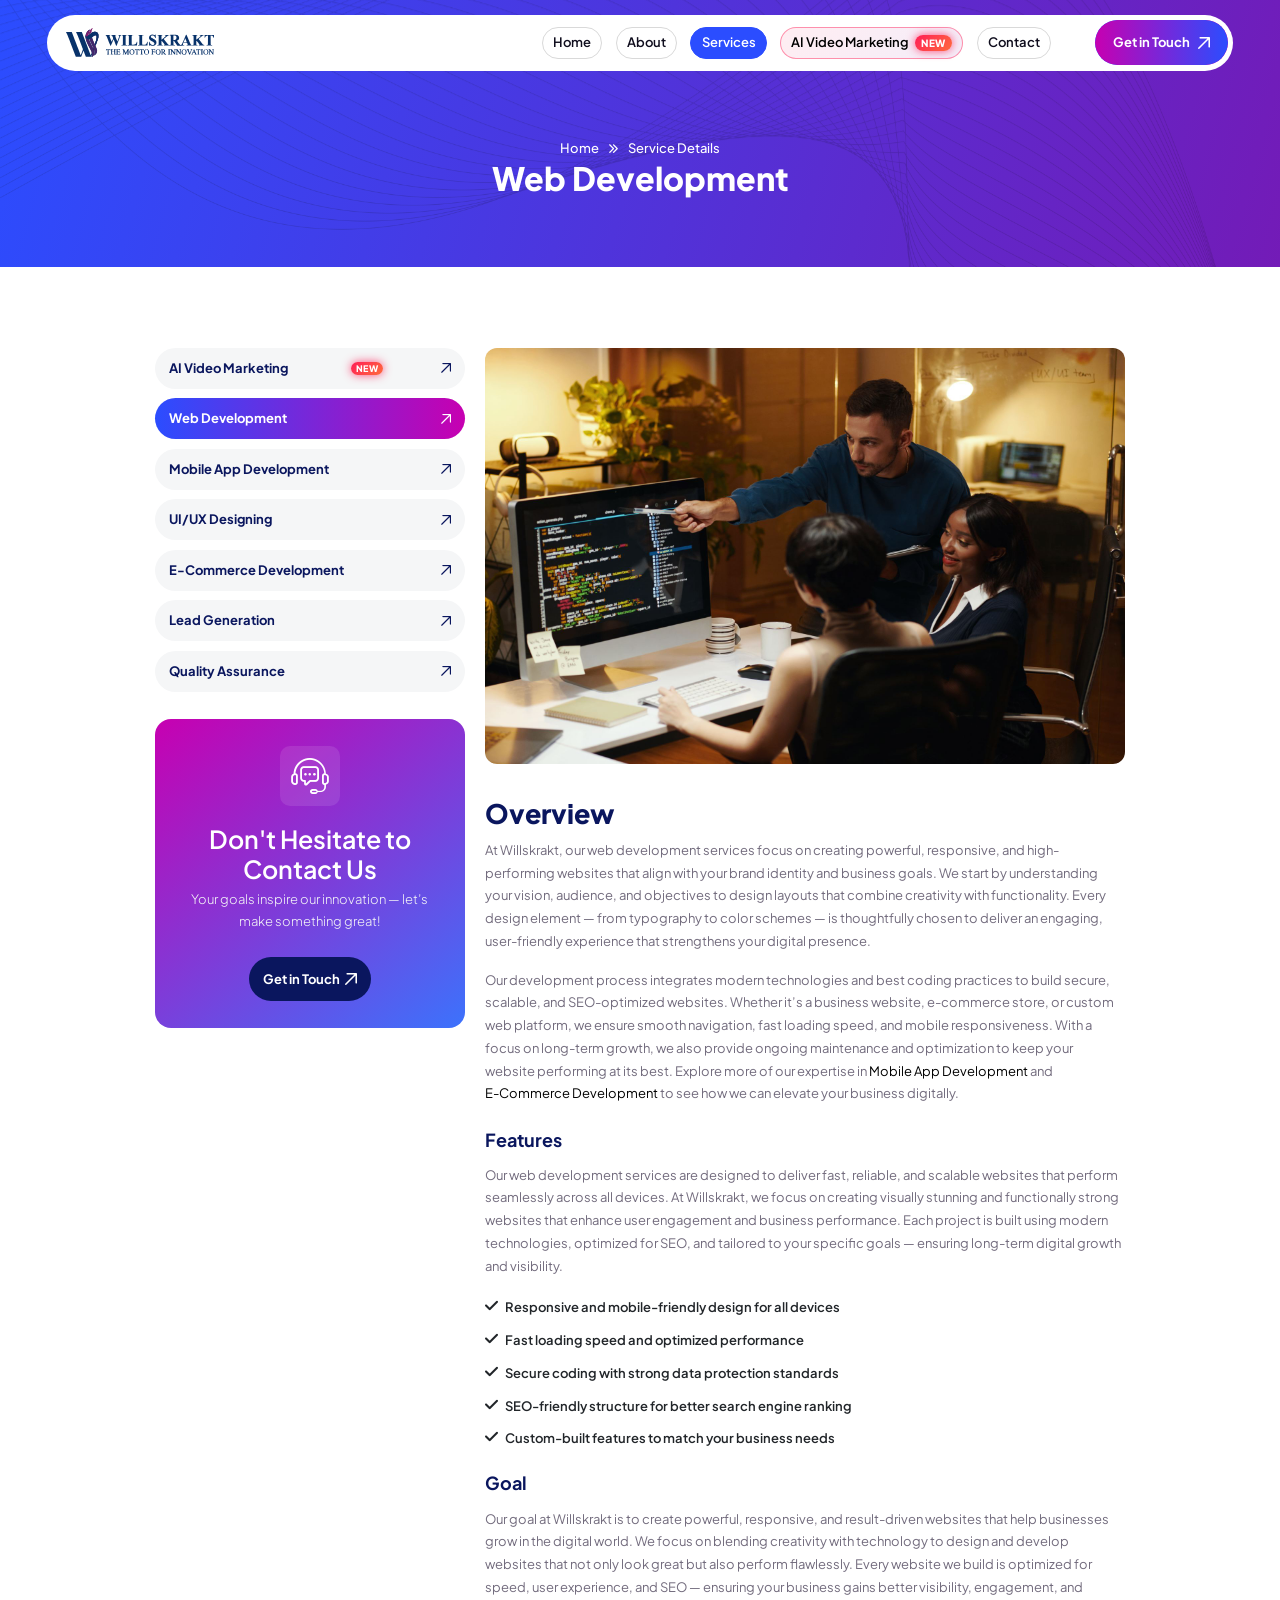
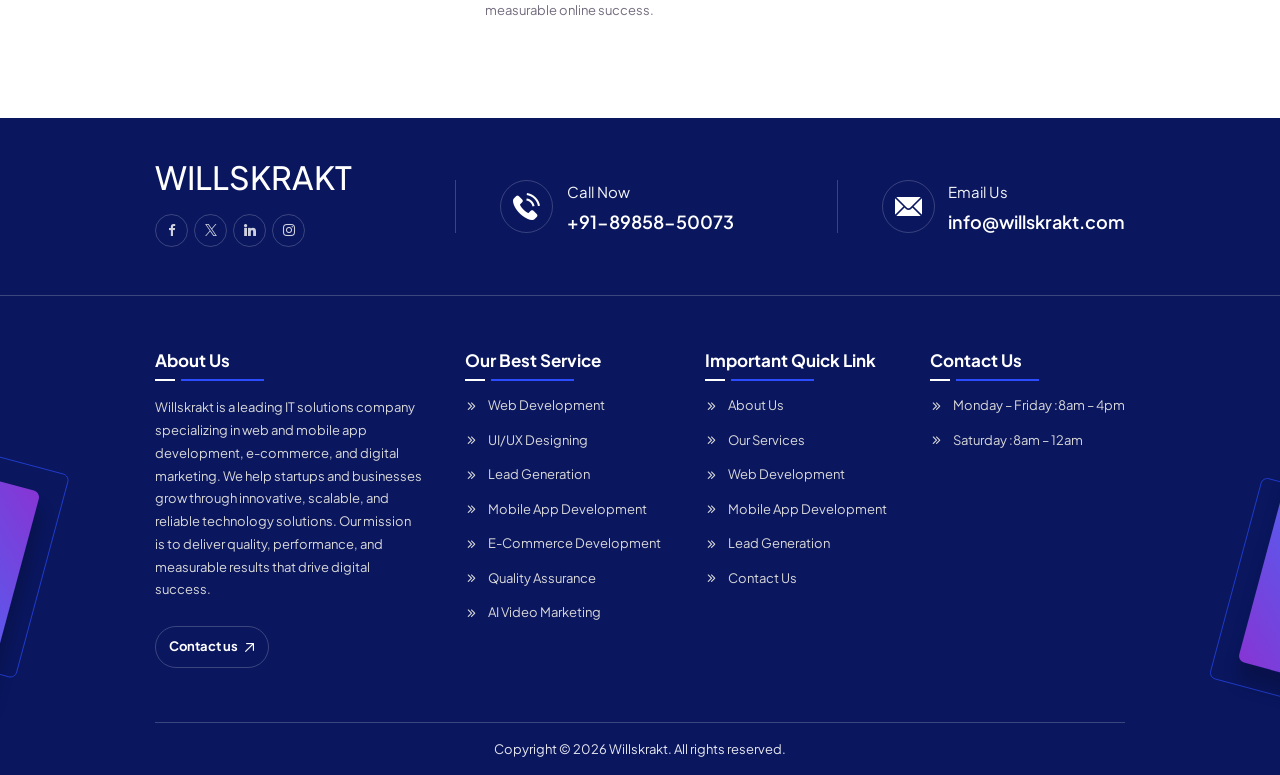
<file: web-development.html>
<!DOCTYPE html>
<html lang="en">

<head>
    
    <!-- Google Tag Manager -->
<script>(function(w,d,s,l,i){w[l]=w[l]||[];w[l].push({'gtm.start':
new Date().getTime(),event:'gtm.js'});var f=d.getElementsByTagName(s)[0],
j=d.createElement(s),dl=l!='dataLayer'?'&l='+l:'';j.async=true;j.src=
'https://www.googletagmanager.com/gtm.js?id='+i+dl;f.parentNode.insertBefore(j,f);
})(window,document,'script','dataLayer','GTM-KK2RSCH8');</script>
<!-- End Google Tag Manager -->

    <meta charset="UTF-8">
    <!-- Performance & SEO Meta -->
    <meta name="robots" content="index, follow">
    <meta http-equiv="X-UA-Compatible" content="IE=edge">
    <!-- DNS Prefetch -->
    <link rel="dns-prefetch" href="//fonts.googleapis.com">
    <link rel="dns-prefetch" href="//cdnjs.cloudflare.com">
    <meta name="viewport" content="width=device-width, initial-scale=1.0">
    <title>Web Development Services in Hyderabad | Willskrakt</title>
    <meta name="description" content="Willskrakt builds responsive, SEO-optimized websites that drive growth. Custom web development for businesses of all sizes — get a free consultation today!">
    <link rel="canonical" href="https://willskrakt.com/web-development.html">
    
    <meta property="og:type" content="website">
<meta property="og:title" content="Web Development Services in Hyderabad | Willskrakt">
<meta property="og:description" content="Willskrakt builds responsive, SEO-optimized websites that drive growth. Custom web development for businesses of all sizes — get a free consultation today!">
<meta property="og:url" content="https://willskrakt.com/web-development.html">
<meta property="og:image" content="https://willskrakt.com/assets/img/og-banner.jpg">
<meta name="twitter:card" content="summary_large_image">
<meta name="twitter:title" content="Web Development Services in Hyderabad | Willskrakt">
<meta name="twitter:description" content="Willskrakt builds responsive, SEO-optimized websites that drive growth. Custom web development for businesses of all sizes — get a free consultation today!">
<meta name="twitter:image" content="https://willskrakt.com/assets/img/og-banner.jpg">

    <!-- libraries CSS -->
    <link rel="stylesheet" href="assets/icon/flaticon_digicom.css">
    <link rel="stylesheet" href="assets/vendor/bootstrap/bootstrap.min.css">
    <link rel="stylesheet" href="assets/vendor/splide/splide.min.css">
    <link rel="stylesheet" href="assets/vendor/swiper/swiper-bundle.min.css">
    <link rel="stylesheet" href="assets/vendor/animate-wow/animate.min.css">

    <!-- custom CSS -->
    <link rel="stylesheet" href="assets/css/style.css">
    
    <script type="application/ld+json">
{
  "@context": "https://schema.org",
  "@type": "BreadcrumbList",
  "itemListElement": [
    {
      "@type": "ListItem",
      "position": 1,
      "name": "Home",
      "item": "https://willskrakt.com/"
    },
    {
      "@type": "ListItem",
      "position": 2,
      "name": "Services",
      "item": "https://willskrakt.com/services.html"
    },
    {
      "@type": "ListItem",
      "position": 3,
      "name": "Web Development",
      "item": "https://willskrakt.com/web-development.html"
    }
  ]
}
</script>

<script type="application/ld+json">
{
  "@context": "https://schema.org",
  "@type": "Service",
  "@id": "https://willskrakt.com/web-development.html#service",
  "name": "Web Development",
  "alternateName": "Website Development Services",
  "description": "Willskrakt builds responsive, SEO-optimized, and high-performing websites that align with your brand identity and business goals. We deliver secure, scalable web solutions with smooth navigation, fast loading speed, and mobile responsiveness.",
  "url": "https://willskrakt.com/web-development.html",
  "provider": {
    "@type": "Organization",
    "@id": "https://willskrakt.com/#organization"
  },
  "areaServed": {
    "@type": "City",
    "name": "Hyderabad"
  },
  "serviceType": "Web Development",
  "category": "Software Development",
  "offers": {
    "@type": "Offer",
    "url": "https://willskrakt.com/web-development.html",
    "priceCurrency": "INR",
    "availability": "https://schema.org/InStock"
  }
}
</script>
    
</head>

<body>
    
    <!-- Google Tag Manager (noscript) -->
<noscript><iframe src="https://www.googletagmanager.com/ns.html?id=GTM-KK2RSCH8"
height="0" width="0" style="display:none;visibility:hidden"></iframe></noscript>
<!-- End Google Tag Manager (noscript) -->
    
    <div class="preloader" id="preloader">
        <div class="loader"></div>
    </div>

    <!-- SIDEBAR SECTION START -->
    <div class="ul-sidebar">
        <!-- header -->
        <div class="ul-sidebar-header">
            <div class="ul-sidebar-header-logo">
                <a href="index">
                    <img src="assets/img/logo.svg" alt="logo" class="logo">
                </a>
            </div>
            <!-- sidebar closer -->
            <button class="ul-sidebar-closer"><i class="flaticon-close-1"></i></button>
        </div>

        <div class="ul-sidebar-header-nav-wrapper d-block d-lg-none"></div>


        <!-- sidebar footer -->
        <div class="ul-sidebar-footer">
            <span class="ul-sidebar-footer-title">Follow us</span>

            <div class="ul-sidebar-footer-social">
                <a href="https://www.facebook.com/profile.php?id=61577901560413"><i class="flaticon-facebook"></i></a>
                <a href="#"><i class="flaticon-twitter"></i></a>
                <a href="https://www.instagram.com/willskrakt/"><i class="flaticon-instagram"></i></a>
                <a href="#"><i class="flaticon-linkedin-big-logo"></i></a>
            </div>
        </div>
    </div>
    <!-- SIDEBAR SECTION END -->

    <!-- HEADER SECTION START -->
    <header class="ul-header wow animate__slideInDown">
        <div class="ul-header-bottom to-be-sticky wow animate__slideInDown">
            <div class="ul-header-bottom-wrapper ul-header-container">
                <div class="logo-container">
                    <a href="index" class="d-inline-block"><img src="assets/img/logo.svg" alt="logo" class="logo"></a>
                </div>

                <div class="ul-header-bottom-right">
                    <!-- header nav -->
                    <div class="ul-header-nav-wrapper">
                        <div class="to-go-to-sidebar-in-mobile">
                            <nav class="ul-header-nav">
                                <div class="has-sub-menu">
                                    <a href="index" role="button">Home</a>
                                </div>
                                <a href="about">About</a>
                                <div class="has-sub-menu active">
                                    <a href="services" role="button">Services</a>
                                    <div class="ul-header-submenu">
                                        <ul>
                                            <li><a href="ai-video-marketing" style="display:flex;align-items:center;justify-content:space-between;"><span>AI Video Marketing</span> <span class="ul-nav-new-badge">NEW</span></a></li>
                                            <li><a href="web-development">Web Development</a></li>
                                            <li><a href="mobile-app-development">Mobile App Development</a></li>
                                            <li><a href="ui-ux-designing">UI/UX Designing</a></li>
                                            <li><a href="e-commerce-development">E-Commerce Development</a></li>
                                            <li><a href="lead-generation">Lead Generation</a></li>
                                            <li><a href="quality-assurance">Quality Assurance</a></li>
                                        </ul>
                                    </div>
                                </div>
                                <a href="ai-video-marketing" class="ul-nav-new-pill">AI Video Marketing <span class="ul-nav-new-badge">NEW</span></a>
                                <a href="contact">Contact</a>
                            </nav>
                        </div>
                    </div>

                    
                    <a href="contact" class="ul-btn d-sm-inline-flex d-xxs-none"><span>Get in Touch <i class="flaticon-top-right"></i></span></a>
                    <button class="ul-header-sidebar-opener d-lg-none d-inline-flex"><i class="flaticon-right-arrow"></i></button>
                </div>
            </div>
        </div>
    </header>
    <!-- HEADER SECTION END -->


    <main>
        <!-- BREADCRUMBS SECTION START -->
        <section class="ul-breadcrumb ul-section-spacing">
            <div class="ul-container">
                <ul class="ul-breadcrumb-nav">
                    <li><a href="index">Home</a></li>
                    <li><span class="separator"><i class="flaticon-right"></i></span></li>
                    <li>Service Details</li>
                </ul>
                <h2 class="ul-breadcrumb-title">Web Development</h2>
            </div>
        </section>
        <!-- BREADCRUMBS SECTION END -->


        <section class="ul-service-details ul-section-spacing">
            <div class="ul-container">
                <div class="row ul-bs-row flex-column-reverse flex-md-row">
                    <div class="col-md-4 wow animate__fadeInUp">
                        <div class="ul-service-details-sidebar">
                            <ul class="ul-service-details-sidebar-links">
                                <li><a href="ai-video-marketing">AI Video Marketing <span class="ul-nav-new-badge" style="font-size:9px;padding:2px 5px;margin-left:5px;">NEW</span> <i class="flaticon-top-right"></i></a></li>
                                <li><a href="web-development" class="active">Web Development <i class="flaticon-top-right"></i></a></li>
                                <li><a href="mobile-app-development">Mobile App Development <i class="flaticon-top-right"></i></a></li>
                                <li><a href="ui-ux-designing">UI/UX Designing <i class="flaticon-top-right"></i></a></li>
                                <li><a href="e-commerce-development">E-Commerce Development <i class="flaticon-top-right"></i></a></li>
                                <li><a href="lead-generation">Lead Generation <i class="flaticon-top-right"></i></a></li>
                                <li><a href="quality-assurance">Quality Assurance <i class="flaticon-top-right"></i></a></li>
                            </ul>


                            <!-- call to action card -->
                            <div class="ul-service-details-sidebar-cta">
                                <div class="ul-service-details-sidebar-cta-icon"><i class="flaticon-customer-support"></i></div>
                                <h2 class="ul-service-details-sidebar-cta-title">Don't Hesitate to Contact Us</h2>
                                <p class="ul-service-details-sidebar-cta-descr">Your goals inspire our innovation — let’s make something great!</p>
                                <a href="contact" class="ul-service-details-sidebar-cta-btn">Get in Touch <i class="flaticon-top-right"></i></a>
                            </div>
                        </div>
                    </div>


                    <div class="col-md-8 wow animate__fadeInUp">
                        <div>
                            <div class="ul-service-details-img">
                                <img loading="lazy" src="assets/img/inner-service-1.jpg" alt="Image">
                            </div>
                            <div class="ul-service-details-txt">
                                <h2 class="ul-service-details-title">Overview</h2>
                                <p class="ul-service-details-descr">At Willskrakt, our web development services focus on creating powerful, responsive, and high-performing websites that align with your brand identity and business goals. We start by understanding your vision, audience, and objectives to design layouts that combine creativity with functionality. Every design element — from typography to color schemes — is thoughtfully chosen to deliver an engaging, user-friendly experience that strengthens your digital presence.</p>

                                <p class="ul-service-details-descr">Our development process integrates modern technologies and best coding practices to build secure, scalable, and SEO-optimized websites. Whether it’s a business website, e-commerce store, or custom web platform, we ensure smooth navigation, fast loading speed, and mobile responsiveness. With a focus on long-term growth, we also provide ongoing maintenance and optimization to keep your website performing at its best. Explore more of our expertise in <a href="mobile-app-development.html">Mobile App Development</a>  and <a href="e-commerce-development.html">E-Commerce Development</a> to see how we can elevate your business digitally.</p>

                                <div class="ul-service-details-inner-block">
                                    <h3 class="ul-service-details-inner-title">Features</h3>
                                    <p class="ul-service-details-descr">Our web development services are designed to deliver fast, reliable, and scalable websites that perform seamlessly across all devices. At Willskrakt, we focus on creating visually stunning and functionally strong websites that enhance user engagement and business performance. Each project is built using modern technologies, optimized for SEO, and tailored to your specific goals — ensuring long-term digital growth and visibility.</p>

                                    <ul>
                                        <li>Responsive and mobile-friendly design for all devices</li>
                                        <li>Fast loading speed and optimized performance</li>
                                        <li>Secure coding with strong data protection standards</li>
                                        <li>SEO-friendly structure for better search engine ranking</li>
                                        <li>Custom-built features to match your business needs</li>
                                    </ul>
                                </div>

                                <div class="ul-service-details-inner-block">
                                    <h3 class="ul-service-details-inner-title">Goal</h3>
                                    <p class="ul-service-details-descr">Our goal at Willskrakt is to create powerful, responsive, and result-driven websites that help businesses grow in the digital world. We focus on blending creativity with technology to design and develop websites that not only look great but also perform flawlessly. Every website we build is optimized for speed, user experience, and SEO — ensuring your business gains better visibility, engagement, and measurable online success.</p>
                                </div>
                            </div>
                        </div>
                    </div>
                </div>
            </div>
        </section>
    </main>


    <!-- FOOTER SECTION START -->
    <footer class="ul-footer">
        <!-- footer top -->
        <div class="ul-footer-top">
            <div class="ul-container">
                <div class="ul-footer-top-contact-infos">
                    <!-- single info -->
                    <div class="ul-footer-top-logo">
                    <h2> <a href="index">WILLSKRAKT</a><h2>
                        <!-- <a href="index"><img src="assets/img/Willskrakt-Logo.svg" alt="logo"></a> -->
                        <div class="ul-footer-socials">
                            <a href="https://www.facebook.com/profile.php?id=61577901560413"><i class="flaticon-facebook-app-symbol"></i></a>
                            <a href="#"><i class="flaticon-twitter"></i></a>
                            <a href="#"><i class="flaticon-linkedin-big-logo"></i></a>
                            <a href="https://www.instagram.com/willskrakt/"><i class="flaticon-instagram"></i></a>
                        </div>
                    </div>

                    <!-- single info -->
                    <div class="ul-footer-top-contact-info">
                        <!-- icon -->
                        <div class="ul-footer-top-contact-info-icon"><i class="flaticon-telephone"></i></div>
                        <!-- txt -->
                        <div class="ul-footer-top-contact-info-txt">
                            <span class="ul-footer-top-contact-info-label">Call Now</span>
                            <h5 class="ul-footer-top-contact-info-address"><a href="tel:8985850073">+91-89858-50073</a></h5>
                        </div>
                    </div>

                    <!-- single info -->
                    <div class="ul-footer-top-contact-info">
                        <!-- icon -->
                        <div class="ul-footer-top-contact-info-icon"><i class="flaticon-mail"></i></div>
                        <!-- txt -->
                        <div class="ul-footer-top-contact-info-txt">
                            <span class="ul-footer-top-contact-info-label">Email Us</span>
                            <h5 class="ul-footer-top-contact-info-address"><a href="mailto:info@willskrakt.com">info@willskrakt.com</a></h5>
                        </div>
                    </div>
                </div>
            </div>
        </div>

        <!-- footer middle -->
        <div class="ul-footer-middle">
            <div class="ul-container">
                <div class="ul-footer-middle-wrapper wow animate__fadeInUp">
                    <div class="ul-footer-about">
                        <h3 class="ul-footer-widget-title">About Us</h3>
                        <p class="ul-footer-about-txt">Willskrakt is a leading IT solutions company specializing in web and mobile app development, e-commerce, and digital marketing. We help startups and businesses grow through innovative, scalable, and reliable technology solutions. Our mission is to deliver quality, performance, and measurable results that drive digital success.</p>
                        <a href="contact" class="ul-footer-about-btn">Contact us <i class="flaticon-top-right"></i></a>
                    </div>

                    <div class="ul-footer-widget">
                        <h3 class="ul-footer-widget-title">Our Best Service</h3>

                        <div class="ul-footer-widget-links">
                            <a href="web-development">Web Development</a>
                            <a href="ui-ux-designing">UI/UX Designing</a>
                            <a href="lead-generation">Lead Generation</a>
                            <a href="mobile-app-development">Mobile App Development</a>
                            <a href="e-commerce-development">E-Commerce Development</a>
                            <a href="quality-assurance">Quality Assurance</a>
                            <a href="ai-video-marketing">AI Video Marketing</a>
                        </div>
                    </div>

                    <div class="ul-footer-widget ul-footer-recent-posts">
                        <h3 class="ul-footer-widget-title">Important Quick Link</h3>

                        <div class="ul-footer-widget-links">
                            <a href="about">About Us</a>
                            <a href="services">Our Services</a>
                            <a href="web-development">Web Development</a>
                            <a href="mobile-app-development">Mobile App Development</a>
                            <a href="lead-generation">Lead Generation</a>
                            <a href="contact">Contact Us</a>
                        </div>
                    </div>

                    <div class="ul-footer-widget ul-nwsltr-widget">
                        <h3 class="ul-footer-widget-title">Contact Us</h3>
                        <div class="ul-footer-widget-links">
                            <span>Monday – Friday : <span class="colored">8am – 4pm</span></span>
                            <span>Saturday : <span class="colored">8am – 12am</span></span>
                        </div>
                        
                    </div>
                </div>
            </div>
        </div>

        <!-- footer bottom -->
        <div class="ul-container">
            <div class="ul-footer-bottom">
                <div class="ul-footer-bottom-wrapper justify-content-center">
                    <p class="copyright-txt">Copyright &copy;
                        <script>document.write(new Date().getFullYear())</script> Willskrakt. All rights reserved.
                    </p>
                </div>
            </div>
        </div>

        <!-- vector -->
        <div class="ul-footer-vectors">
            <img loading="lazy" src="assets/img/footer-vector-1.svg" alt="Footer Image" class="ul-footer-vector-1">
            <img loading="lazy" src="assets/img/footer-vector-2.svg" alt="Footer Image" class="ul-footer-vector-2">
        </div>
    </footer>
    <!-- FOOTER SECTION END -->

    <!-- libraries JS -->
    <script src="assets/vendor/bootstrap/bootstrap.bundle.min.js"></script>
    <script src="assets/vendor/splide/splide.min.js" defer></script>
    <script src="assets/vendor/splide/splide-extension-auto-scroll.min.js"></script>
    <script src="assets/vendor/swiper/swiper-bundle.min.js" defer></script>
    <script src="assets/vendor/animate-wow/wow.min.js"></script>
    <script src="assets/vendor/fslightbox/fslightbox.js"></script>

    <!-- custom JS -->
    <script src="assets/js/main.js" defer></script>
    <script src="assets/js/tab.js"></script>
    <script src="assets/js/accordion.js"></script>
    <script src="assets/js/progressbar.js"></script>
</body>

</html>
</file>
<file: assets/icon/flaticon_digicom.css>
@font-face{font-family: "flaticon_digicom";src: url("./flaticon_digicom.woff2?16f794b73b5112ae2fd1b1f13c6c824e") format("woff2"), url("./flaticon_digicom.woff?16f794b73b5112ae2fd1b1f13c6c824e") format("woff"), url("./flaticon_digicom.eot?16f794b73b5112ae2fd1b1f13c6c824e#iefix") format("embedded-opentype"), url("./flaticon_digicom.ttf?16f794b73b5112ae2fd1b1f13c6c824e") format("truetype"), url("./flaticon_digicom.svg?16f794b73b5112ae2fd1b1f13c6c824e#flaticon_digicom") format("svg")}i[class^="flaticon-"]:before, i[class*=" flaticon-"]:before{font-family: flaticon_digicom !important;font-style: normal;font-weight: normal !important;font-variant: normal;text-transform: none;line-height: 1;-webkit-font-smoothing: antialiased;-moz-osx-font-smoothing: grayscale;}.flaticon-search:before{content: "\f101";}.flaticon-search-interface-symbol:before{content: "\f102";}.flaticon-shopping-cart:before{content: "\f103";}.flaticon-online-shopping:before{content: "\f104";}.flaticon-top-right:before{content: "\f105";}.flaticon-up-right-arrow:before{content: "\f106";}.flaticon-play-button-arrowhead:before{content: "\f107";}.flaticon-next:before{content: "\f108";}.flaticon-up-right-arrow-1:before{content: "\f109";}.flaticon-right-arrow:before{content: "\f10a";}.flaticon-cyber-security:before{content: "\f10b";}.flaticon-analytics:before{content: "\f10c";}.flaticon-social-media:before{content: "\f10d";}.flaticon-plus:before{content: "\f10e";}.flaticon-plus-1:before{content: "\f10f";}.flaticon-dollar-currency-symbol:before{content: "\f110";}.flaticon-dollar:before{content: "\f111";}.flaticon-check-mark:before{content: "\f112";}.flaticon-check-mark-1:before{content: "\f113";}.flaticon-next-1:before{content: "\f114";}.flaticon-back:before{content: "\f115";}.flaticon-like:before{content: "\f116";}.flaticon-satisfaction:before{content: "\f117";}.flaticon-teamwork:before{content: "\f118";}.flaticon-targeted:before{content: "\f119";}.flaticon-handshake:before{content: "\f11a";}.flaticon-idea:before{content: "\f11b";}.flaticon-completed-task:before{content: "\f11c";}.flaticon-expert:before{content: "\f11d";}.flaticon-adversting:before{content: "\f11e";}.flaticon-quote:before{content: "\f11f";}.flaticon-text:before{content: "\f120";}.flaticon-custom-left-arrow:before{content: "\f121";}.flaticon-check:before{content: "\f122";}.flaticon-check-1:before{content: "\f123";}.flaticon-paper-plane:before{content: "\f124";}.flaticon-paper-plane-1:before{content: "\f125";}.flaticon-send:before{content: "\f126";}.flaticon-facebook-app-symbol:before{content: "\f127";}.flaticon-facebook:before{content: "\f128";}.flaticon-twitter:before{content: "\f129";}.flaticon-linkedin-big-logo:before{content: "\f12a";}.flaticon-maps-and-flags:before{content: "\f12b";}.flaticon-pin:before{content: "\f12c";}.flaticon-location:before{content: "\f12d";}.flaticon-location-1:before{content: "\f12e";}.flaticon-mail:before{content: "\f12f";}.flaticon-email:before{content: "\f130";}.flaticon-telephone:before{content: "\f131";}.flaticon-right:before{content: "\f132";}.flaticon-twitter-1:before{content: "\f133";}.flaticon-bubble-chat:before{content: "\f134";}.flaticon-down-arrow:before{content: "\f135";}.flaticon-check-mark-2:before{content: "\f136";}.flaticon-check-2:before{content: "\f137";}.flaticon-transparency:before{content: "\f138";}.flaticon-integration:before{content: "\f139";}.flaticon-simplicity:before{content: "\f13a";}.flaticon-performance:before{content: "\f13b";}.flaticon-settings:before{content: "\f13c";}.flaticon-live-chat:before{content: "\f13d";}.flaticon-android:before{content: "\f13e";}.flaticon-apple:before{content: "\f13f";}.flaticon-globe:before{content: "\f140";}.flaticon-star:before{content: "\f141";}.flaticon-star-1:before{content: "\f142";}.flaticon-close:before{content: "\f143";}.flaticon-next-2:before{content: "\f144";}.flaticon-left-arrow:before{content: "\f145";}.flaticon-next-3:before{content: "\f146";}.flaticon-left-chevron:before{content: "\f147";}.flaticon-left:before{content: "\f148";}.flaticon-price-tag:before{content: "\f149";}.flaticon-checked:before{content: "\f14a";}.flaticon-download:before{content: "\f14b";}.flaticon-direct-download:before{content: "\f14c";}.flaticon-download-1:before{content: "\f14d";}.flaticon-cloud-computing:before{content: "\f14e";}.flaticon-link:before{content: "\f14f";}.flaticon-link-1:before{content: "\f150";}.flaticon-management-service:before{content: "\f151";}.flaticon-saving:before{content: "\f152";}.flaticon-settings-1:before{content: "\f153";}.flaticon-layers:before{content: "\f154";}.flaticon-seo:before{content: "\f155";}.flaticon-content-marketing:before{content: "\f156";}.flaticon-email-1:before{content: "\f157";}.flaticon-coding:before{content: "\f158";}.flaticon-web-design:before{content: "\f159";}.flaticon-customer-support:before{content: "\f15a";}.flaticon-instagram:before{content: "\f15b";}.flaticon-social-media-1:before{content: "\f15c";}.flaticon-add:before{content: "\f15d";}.flaticon-close-1:before{content: "\f15e";}.flaticon-user:before{content: "\f15f";}.flaticon-user-1:before{content: "\f160";}.flaticon-telephone-1:before{content: "\f161";}
</file>
<file: assets/css/style.css>
@charset "UTF-8";@import url("https://fonts.googleapis.com/css2?family=Roboto:wght@100..900&family=Plus+Jakarta+Sans:ital,wght@0,200..800;1,200..800&display=swap");:root{--black:#000;--white:#fff;--ul-primary:#2B4DFF;--ul-secondary:#731BB7;--ul-c3:#F0F3FF;--ul-c4:#0A165E;--ul-c5:#635AD9;--ul-black:#0F0D1D;--ul-gray:#726B7D;--ul-gray2:#D9D9D9;--ul-gray3:#585858;--ul-gradient:linear-gradient(105.18deg,var(--ul-primary) 0%,var(--ul-secondary) 100%);--ul-2-primary:#7444FD;--ul-2-black:#282C32;--ul-2-gray:#585B6F;--font-primary:"Plus Jakarta Sans",serif;--font-kumbh:"Roboto",serif;}html{overflow-x:hidden;}body{font-family:var(--font-primary);margin:auto;font-size:clamp(13px,0.84vw,16px);position:fixed;}a,button,img,svg path{transition:0.4s ease;}img{max-width:100%;}a{text-decoration:none;display:inline-block;color:var(--black);}a:hover{color:var(--ul-primary);}i{display:inline-flex;}p{line-height:1.75;}ul{padding:0;margin:0;list-style:none inside;}input{background-color:transparent;}input:focus,input:focus-visible,input:focus-within{outline:none;}[data-sal]{transition-duration:1s;transition-delay:0.2s;}input::-webkit-outer-spin-button,input::-webkit-inner-spin-button{-webkit-appearance:none;margin:0;}input[type=number]{-moz-appearance:textfield;}input[type=search]::-webkit-search-decoration,input[type=search]::-webkit-search-cancel-button,input[type=search]::-webkit-search-results-button,input[type=search]::-webkit-search-results-decoration{display:none;}input:-webkit-autofill,input:-webkit-autofill:hover,input:-webkit-autofill:focus,input:-webkit-autofill:active{color:var(--black) !important;-webkit-text-fill-color:var(--black) !important;-webkit-box-shadow:0 0 0 1000px transparent inset !important;-webkit-background-clip:text !important;background-clip:text !important;}button{background:none;border:none;}@media screen and (max-width:479px){.d-xxs-none{display:none !important;}}.ul-container{--container-space-x:30px;max-width:calc(clamp(970px,61.48vw,1170px) + var(--container-space-x));padding-left:calc(var(--container-space-x) / 2);padding-right:calc(var(--container-space-x) / 2);margin:auto;}.ul-inner-container{margin:0 clamp(15px,10.25vw,195px);}@media screen and (max-width:1599px){.ul-inner-container{margin:0 clamp(15px,7.88vw,150px);}}@media screen and (max-width:1399px){.ul-inner-container{margin:0 clamp(15px,2.88vw,150px);}}@media screen and (max-width:479px){.row-cols-xxs-1 > *{width:100%;}}@media screen and (max-width:479px){.row-cols-xxs-2 > *{width:50%;}}@media screen and (max-width:479px){.col-xxs-12{width:100%;}}@media (min-width:1600px){.col-xxxl-9{flex:0 0 auto;width:75%;}}@media (min-width:1600px){.col-xxxl-3{flex:0 0 auto;width:25%;}}.logo{max-width:clamp(130px,11.56vw,220px);}.ul-bs-row{--bs-gutter-x:clamp(15px,1.58vw,30px);--bs-gutter-y:clamp(15px,1.58vw,30px);}.ul-inner-page-container{--container-space-x:30px;max-width:calc(clamp(1000px,74.09vw,1410px) + var(--container-space-x));padding-left:calc(var(--container-space-x) / 2);padding-right:calc(var(--container-space-x) / 2);margin:auto;}.ul-inner-page-content-wrapper{padding-top:clamp(60px,6.31vw,120px);padding-bottom:clamp(60px,6.31vw,120px);padding-bottom:0;}.ul-section-spacing{padding-top:clamp(60px,6.31vw,120px);padding-bottom:clamp(60px,6.31vw,120px);}.wow{animation-duration:1s !important;}@keyframes fadeInUp{0%{opacity:0;-webkit-transform:translate3d(0,100%,0);transform:translate3d(0,20%,0);}100%{opacity:1;-webkit-transform:translateZ(0);transform:translateZ(0);}}.ss-main:focus{box-shadow:none;}.ss-content.ss-open-below{border-radius:8px;}.ul-tab{overflow:hidden;opacity:0;height:0;pointer-events:none;}.ul-tab.active{opacity:1;height:auto;pointer-events:all;}@keyframes slide-top{0%{transform:translateY(-200px);}100%{transform:translateY(300px);}}.ul-radio label{display:flex !important;align-items:center;gap:clamp(7px,0.53vw,10px);}.ul-radio label .checkmark{width:clamp(24px,1.58vw,30px);aspect-ratio:1/1;border:1px solid transparent;border-radius:999px;display:flex;align-items:center;justify-content:center;font-size:13px;position:relative;}.ul-radio label .checkmark i{opacity:0;}.ul-radio label .checkmark::before{content:"";position:absolute;width:clamp(10px,0.74vw,14px);aspect-ratio:1/1;border-radius:999px;border:1px solid var(--ul-black);}.ul-radio label input[type=radio]{display:none !important;}.ul-radio label input[type=radio]:checked ~ .checkmark{color:var(--black);border-color:var(--ul-black);}.ul-radio label input[type=radio]:checked ~ .checkmark i{opacity:1;}.ul-radio label input[type=radio]:checked ~ .checkmark::before{background-color:var(--ul-primary);border-color:var(--ul-primary);}.ul-btn{display:flex;visibility:hidden;}.ul-btn:hover > *::after{opacity:0;}.ul-btn > *{display:flex;justify-content:center;align-items:center;gap:8px;padding:0 clamp(18px,1.31vw,25px);height:clamp(45px,2.73vw,52px);background:linear-gradient(90deg,#2B4DFF 0%,#C700B1 100%);border-radius:100px;color:var(--white);font-weight:700;visibility:visible;position:relative;overflow:hidden;z-index:1;}.ul-btn > *::after{content:"";width:100%;height:100%;border-radius:100px;position:absolute;z-index:-1;top:0;left:0;background:linear-gradient(90deg,#C700B1 0%,#2B4DFF 100%);transition:0.4s ease;}.ul-btn i{font-size:12px;}.ul-btn--2 i{padding:0;aspect-ratio:1/1;}.ul-section-heading{display:flex;align-items:center;justify-content:space-between;gap:clamp(20px,1.58vw,30px);margin-bottom:clamp(22px,2.73vw,52px);}@media screen and (max-width:575px){.ul-section-heading{flex-direction:column;justify-content:center;text-align:center;}}.ul-section-heading .right{flex-shrink:0;}.ul-section-sub-title{color:var(--ul-primary);display:inline-block;font-weight:500;line-height:1.5;position:relative;margin-bottom:clamp(11px,0.74vw,14px);background:linear-gradient(90deg,#3C72FC 0%,#00060C 255.75%);-webkit-background-clip:text;-webkit-text-fill-color:transparent;font-family:var(font-kumbh);font-size:clamp(13px,0.84vw,16px);text-transform:uppercase;padding-left:clamp(33px,1.89vw,36px);}.ul-section-sub-title::before,.ul-section-sub-title::after{content:"";width:clamp(17px,1.05vw,20px);aspect-ratio:20/12;border:2px solid var(--ul-primary);display:inline-block;margin-right:clamp(12px,0.84vw,16px);border-radius:999px;position:absolute;left:0;top:46%;transform:translateY(-50%);}.ul-section-sub-title::after{background:linear-gradient(90deg,#3C72FC 0%,#00060C 255.75%);border:none;left:clamp(6px,0.42vw,8px);}.ul-section-title{font-weight:800;font-size:clamp(25px,2.1vw,40px);color:var(--ul-c4);margin-bottom:0;}.ul-section-descr{font-size:clamp(13px,0.84vw,16px);margin-bottom:0;color:var(--ul-p);}.ul-breadcrumb{padding:clamp(106px,10.83vw,206px) 0 clamp(31px,4.78vw,91px);text-align:center;position:relative;z-index:1;background:var(--ul-gradient);color:var(--white);}.ul-breadcrumb::before{content:"";position:absolute;inset:0;background:url(../img/banner-bg-shape.svg) no-repeat center center/cover;z-index:-1;mix-blend-mode:multiply;}.ul-breadcrumb-title{font-weight:900;font-size:clamp(28px,2.52vw,48px);color:var(--white);line-height:1.3;margin-bottom:clamp(6px,0.47vw,9px);}.ul-breadcrumb-nav{display:inline-flex;justify-content:center;align-items:center;font-size:clamp(13px,0.84vw,16px);font-weight:500;gap:clamp(5px,0.53vw,10px);color:var(--white);}.ul-breadcrumb-nav li{display:inline-flex;}.ul-breadcrumb-nav a{color:var(--white);}.ul-breadcrumb-nav a:hover{color:var(--ul-primary);}.ul-breadcrumb .separator{display:inline-flex;font-size:clamp(15px,0.95vw,18px);}.ul-sidebar{position:fixed;z-index:10;right:0;height:100%;overflow:auto;background:#fff;z-index:999;transform:translateX(100%);transition:0.4s ease;padding:clamp(20px,1.58vw,30px) clamp(20px,1.58vw,30px);max-width:100%;border-left:1px solid var(--ttRed);display:flex;flex-direction:column;justify-content:space-between;width:clamp(320px,40vw,100%);}.ul-sidebar.active{transform:translateX(0);}.ul-pagination{margin-top:clamp(25px,2.63vw,50px);}.ul-pagination ul{display:flex;justify-content:center;align-items:center;gap:clamp(5px,0.42vw,8px);}.ul-pagination ul a{width:clamp(38px,2.31vw,44px);aspect-ratio:1/1;display:flex;align-items:center;justify-content:center;border-radius:50%;font-weight:600;font-size:clamp(13px,0.84vw,16px);color:var(--ul-black);line-height:0.7;border:1px solid rgba(67,67,67,0.5);}.ul-pagination ul a:hover,.ul-pagination ul a.active{background-color:var(--ul-primary);border-color:var(--ul-primary);color:var(--white);}.ul-pagination ul .pages{display:flex;justify-content:center;align-items:center;gap:clamp(9px,0.63vw,12px);}.ul-single-accordion-item{display:grid;grid-template-rows:max-content 0fr;transition:0.4s ease;padding:clamp(18px,1.47vw,28px) clamp(20px,1.58vw,30px);margin-bottom:clamp(7px,0.53vw,10px);background:var(--white);box-shadow:0px 4px 25px rgba(0,0,0,0.06);border-radius:10px;}.ul-single-accordion-item:last-child{margin-bottom:0;}.ul-single-accordion-item.open{grid-template-rows:max-content 1fr;}.ul-single-accordion-item.open .ul-single-accordion-item__header i{transform:rotate(90deg);color:var(--ul-primary);}.ul-single-accordion-item.open .ul-single-accordion-item__title{color:var(--ul-primary);}.ul-single-accordion-item.open .ul-single-accordion-item__body{padding-top:clamp(7px,0.74vw,14px);}.ul-single-accordion-item__header{display:flex;align-items:center;justify-content:space-between;gap:8px;cursor:pointer;}.ul-single-accordion-item__header .icon{display:inline-flex;}.ul-single-accordion-item__header i{transition:transform 0.4s ease;display:inline-flex;font-size:clamp(17px,1.05vw,20px);}.ul-single-accordion-item__title{margin-bottom:0;font-weight:600;font-size:clamp(17px,1.05vw,20px);}.ul-single-accordion-item__body{transition:all 0.4s ease;overflow:hidden;}.ul-single-accordion-item__body p{line-height:1.5;font-size:clamp(13px,0.84vw,16px);color:var(--ul-gray);margin-bottom:0;font-weight:400;line-height:1.78;}.preloader{position:fixed;top:0;left:0;right:0;bottom:0;z-index:999999;background:#fff;display:flex;align-items:center;justify-content:center;transition:0.3s ease;}.loader{width:clamp(100px,7.88vw,150px);aspect-ratio:1;border-radius:50%;animation:l11 2s infinite;}@keyframes l11{0%{background:conic-gradient(var(--ul-primary) 0,rgba(0,0,0,0) 0);}12.5%{background:conic-gradient(var(--ul-primary) 45deg,rgba(0,0,0,0) 46deg);}25%{background:conic-gradient(var(--ul-primary) 90deg,rgba(0,0,0,0) 91deg);}37.5%{background:conic-gradient(var(--ul-primary) 135deg,rgba(0,0,0,0) 136deg);}50%{background:conic-gradient(var(--ul-primary) 180deg,rgba(0,0,0,0) 181deg);}62.5%{background:conic-gradient(var(--ul-primary) 225deg,rgba(0,0,0,0) 226deg);}75%{background:conic-gradient(var(--ul-primary) 270deg,rgba(0,0,0,0) 271deg);}87.5%{background:conic-gradient(var(--ul-primary) 315deg,rgba(0,0,0,0) 316deg);}100%{background:conic-gradient(var(--ul-primary) 360deg,rgba(0,0,0,0) 360deg);}}.ul-slider-nav{left:0;top:50%;display:flex;align-items:center;justify-content:space-between;z-index:1;visibility:hidden;}.ul-slider-nav button{width:clamp(46px,2.94vw,56px);aspect-ratio:1/1;background-color:var(--white);border-radius:999px;color:var(--ul-primary);display:flex;align-items:center;justify-content:center;font-size:clamp(17px,1.05vw,20px);visibility:visible;box-shadow:0px 4px 50px rgba(0,0,0,0.06);}.ul-slider-nav button:hover{background-color:var(--ul-primary);color:var(--white);}.ul-slider-action-wrapper{display:flex;gap:clamp(12px,1.05vw,20px);align-items:center;width:max-content;max-width:100%;margin:0 auto;margin-top:clamp(25px,3.42vw,65px);}.ul-slider-action-wrapper button{color:var(--white);text-transform:uppercase;font-size:clamp(13px,0.84vw,16px);}.ul-slider-action-wrapper button:hover{color:var(--ul-primary);}.ul-slider-action-wrapper .swiper-pagination-progressbar{position:relative;height:1px;background-color:var(--ul-gray);width:clamp(140px,27.75vw,528px);}.ul-slider-action-wrapper .swiper-pagination-progressbar .swiper-pagination-progressbar-fill{background-color:var(--ul-primary);}.ul-search-form-wrapper{position:fixed;background-color:rgba(0,0,0,0.5);inset:0;z-index:100;display:flex;align-items:center;justify-content:center;pointer-events:none;opacity:0;transition:0.3s ease;flex-direction:column;gap:20px;backdrop-filter:blur(25px);}.ul-search-form-wrapper.active{opacity:1;pointer-events:all;}.ul-search-form-wrapper .ul-header-search-form{background-color:var(--white);max-width:80%;}@media screen and (max-width:575px){.ul-search-form-wrapper .ul-header-search-form{max-width:95%;}}@media screen and (max-width:479px){.ul-search-form-wrapper .ul-header-search-form{flex-direction:column;border-radius:10px;height:auto;}.ul-search-form-wrapper .ul-header-search-form .ss-main{padding:10px clamp(12px,1.05vw,20px);}.ul-search-form-wrapper .ul-header-search-form-right{padding:10px clamp(18px,1.31vw,25px);}}.ul-search-closer{color:var(--white);border:1px solid var(--white);border-radius:50%;font-size:14px;display:flex;align-items:center;justify-content:center;padding:14px;}.ul-search-closer i{display:inline-flex;font-size:clamp(20px,1.31vw,25px);}.ul-search-closer:hover{background-color:var(--white);color:var(--ul-primary);}.ul-search-form{border-radius:999px;border:1px solid rgba(255,255,255,0.35);display:flex;height:clamp(48px,3.15vw,60px);max-width:clamp(534px,32.53vw,619px);width:100%;font-size:clamp(13px,0.84vw,16px);width:95%;}.ul-search-form-right{display:flex;align-items:center;gap:10px;padding:0 clamp(18px,1.31vw,25px);flex-grow:1;}.ul-search-form-right input{border:none;height:100%;width:100%;color:var(--white);}.ul-search-form-right input::placeholder{color:rgba(255,255,255,0.45);}.ul-search-form-right button{padding:0;padding-top:clamp(0px,0.42vw,8px);height:100%;flex-shrink:0;font-size:clamp(17px,1.05vw,20px);color:var(--white);}.ul-search-form-right button .icon{display:inline-flex;}@media screen and (max-width:575px){.ul-search-form-right button .icon{padding-top:5px;}}.ul-progress-container{width:100%;border:1px solid var(--ul-primary);border-radius:10px;}.ul-progressbar{width:0;background-color:var(--ul-primary);height:clamp(2px,0.26vw,5px);position:relative;}.ul-progressbar::before{content:"";position:absolute;width:clamp(15px,0.95vw,18px);aspect-ratio:1/1;border:4px solid var(--ul-primary);background-color:var(--white);border-radius:999px;right:0;top:50%;transform:translateY(-50%);}.ul-progress-label{position:absolute;transform:translate(6px,-25px);right:0;font-size:clamp(11px,0.63vw,12px);font-weight:700;color:var(--ul-primary);}.ul-checkbox-wrapper{display:flex;align-items:center;gap:clamp(7px,0.53vw,10px);}.ul-checkbox-wrapper input:checked ~ .ul-checkbox{background-color:var(--ul-primary);border-color:var(--ul-primary);}.ul-checkbox-wrapper input:checked ~ .ul-checkbox i{opacity:1;}.ul-checkbox{display:flex;align-items:center;justify-content:center;width:clamp(17px,1.05vw,20px);aspect-ratio:1/1;border:1px solid rgba(255,255,255,0.6);border-radius:4px;font-size:10px;color:var(--white);}.ul-checkbox i{opacity:0;}.ul-time-input-wrapper{position:relative;z-index:1;}.ul-time-input-wrapper i{position:absolute;z-index:2;right:clamp(12px,1.05vw,20px);left:clamp(12px,1.05vw,20px);left:auto;top:50%;transform:translateY(-50%);display:flex;align-items:center;justify-content:space-between;pointer-events:none;}.ul-2-btn{font-weight:600;font-size:clamp(17px,1.05vw,20px);background-color:var(--ul-2-primary);color:var(--white);height:clamp(48px,3.15vw,60px);border-radius:6px;padding:0 clamp(15px,1.58vw,30px);display:inline-flex;align-items:center;gap:8px;}.ul-2-btn:hover{color:var(--white);background-color:var(--ul-primary);}.ul-2-section-sub-title{background-color:rgba(117,68,253,0.15);color:var(--ul-2-primary);font-weight:500;display:inline-flex;align-items:center;gap:clamp(7px,0.53vw,10px);padding:3px clamp(7px,0.53vw,10px);border-radius:999px;margin-bottom:clamp(9px,0.95vw,18px);}.ul-2-section-sub-title::after{content:"🔥";}.ul-2-section-title{font-size:clamp(26px,2.52vw,48px);font-weight:700;color:var(--ul-2-black);margin-bottom:clamp(12px,1.16vw,22px);}.ul-2-section-descr{font-size:clamp(13px,0.84vw,16px);color:var(--ul-2-gray);font-weight:400;margin-bottom:0;}.ul-sidebar{justify-content:flex-start;gap:20px;border-left:2px solid var(--ul-primary);}.ul-sidebar-header{display:flex;align-items:flex-end;justify-content:space-between;border-bottom:1px solid rgba(0,0,0,0.2);padding-bottom:clamp(20px,1.58vw,30px);}.ul-sidebar-closer{display:inline-flex;padding:0;font-size:clamp(22px,1.31vw,25px);}.ul-sidebar-closer:hover{color:var(--ul-primary);}.ul-sidebar-closer i{display:inline-flex;}.ul-sidebar-about .title{font-weight:600;font-size:24px;margin-bottom:clamp(7px,0.53vw,10px);display:inline-block;}.ul-sidebar-about .descr{font-size:clamp(13px,0.84vw,16px);}.ul-sidebar-slider-wrapper{display:flex;gap:20px;}.ul-sidebar-slider-wrapper .slider-wrapper{max-width:calc(85% - 20px);}.ul-sidebar-slider-nav{position:static;transform:translate(0);gap:10px;width:15%;}.ul-sidebar-footer{margin-top:auto;}.ul-sidebar-footer-title{color:var(--black);font-weight:600;font-size:clamp(20px,1.26vw,24px);margin-bottom:clamp(7px,0.53vw,10px);display:inline-block;}.ul-sidebar-footer-social{display:flex;flex-wrap:wrap;gap:clamp(7px,0.53vw,10px);}.ul-sidebar-footer-social a{display:inline-flex;align-items:center;justify-content:center;aspect-ratio:1/1;border-radius:50%;border:1px solid rgba(0,0,0,0.4);color:var(--black);height:clamp(37px,2.1vw,40px);}.ul-sidebar-footer-social a:hover{color:var(--white);background-color:var(--ul-primary);border-color:var(--ul-primary);}.ul-sidebar-footer-social a i{display:inline-flex;}.ul-header{position:relative;top:0;z-index:99;}.ul-header-container{margin:auto;max-width:clamp(0px,92.64vw,1763px);width:100%;display:flex;align-items:center;justify-content:space-between;}@media screen and (max-width:991px){.ul-header-container{align-items:center;max-width:calc(100% - 30px);}}.ul-header-bottom{position:fixed;top:clamp(12px,1.16vw,22px);width:100%;}.ul-header-bottom.sticky .ul-header-bottom-wrapper{box-shadow:0 0 30px rgba(0,0,0,0.05);}.ul-header-bottom-wrapper{gap:clamp(22px,4.2vw,80px);position:relative;z-index:1;background-color:var(--white);border-radius:999px;padding:clamp(5px,0.42vw,8px);}.ul-header-bottom-wrapper > *{flex-shrink:0;}.ul-header-bottom .header-bottom-left{display:flex;align-items:center;gap:clamp(35px,3.42vw,65px);flex-grow:1;}.ul-header-bottom-right{display:flex;align-items:center;gap:clamp(10px,3.42vw,65px);}@media screen and (max-width:991px){.ul-header-bottom-right{gap:clamp(10px,1.42vw,65px);}}.ul-header .logo-container{position:relative;z-index:1;padding-left:clamp(10px,1.05vw,20px);}.ul-header-nav{display:flex;gap:clamp(10px,1.05vw,20px);}@media screen and (max-width:991px){.ul-header-nav{flex-direction:column;border:1px solid rgba(0,0,0,0.2);gap:0;display:none;}}.ul-header-nav > *{border:1px solid var(--ul-gray2);border-radius:999px;padding:clamp(5px,0.42vw,8px) clamp(10px,0.79vw,15px);}.ul-header-nav > *:hover{background-color:var(--ul-primary);border-color:var(--ul-primary);color:var(--white);}.ul-header-nav > *:hover > a:not([href]):not([class]){color:var(--white);}.ul-header-nav > *.active{background-color:var(--ul-primary);border-color:var(--ul-primary);color:var(--white);}@media screen and (max-width:991px){.ul-header-nav > *.active{background-color:transparent;border-color:rgba(0,0,0,0.2);color:var(--black);}}.ul-header-nav > *.active > a{color:var(--white) !important;}@media screen and (max-width:991px){.ul-header-nav > *{line-height:1.2;padding:12px 15px 10px;border:none;border-bottom:1px solid rgba(0,0,0,0.2);border-radius:0px;}.ul-header-nav > *:last-child{border-bottom:0;}.ul-header-nav > *:hover{background-color:transparent;border-color:rgba(0,0,0,0.2);color:var(--black);}.ul-header-nav > *:hover > a:not([href]):not([class]){color:var(--black);}}.ul-header-nav a{font-weight:600;}.ul-header-nav a,.ul-header-nav a:not([href]):not([class]){color:var(--ul-black);}@media screen and (max-width:991px){.ul-header-nav > *.active > a{color:var(--black) !important;}}.ul-header-nav .has-sub-menu{position:relative;display:grid;grid-template-rows:max-content 0fr;transition:0.4s ease;}@media screen and (max-width:991px){.ul-header-nav .has-sub-menu.active{grid-template-rows:max-content 1fr;background-color:var(--white);border-color:rgba(0,0,0,0.2);}.ul-header-nav .has-sub-menu.active .ul-header-submenu{padding-top:10px;}.ul-header-nav .has-sub-menu.active > a::after{transform:rotate(0deg);}}.ul-header-nav .has-sub-menu:hover .ul-header-submenu{opacity:1;transform:translateY(1px);pointer-events:all;}.ul-header-nav .has-sub-menu > a{position:relative;}.ul-header-submenu{position:absolute;z-index:2;min-width:200px;top:100%;left:0;opacity:0;transition:0.4s ease,pointer-events 0s;transform:translateY(5px);pointer-events:none;width:max-content;padding-top:10px;}@media screen and (max-width:991px){.ul-header-submenu{position:static;transform:translateY(0);opacity:1;width:100%;overflow:hidden;padding-top:0;}}.ul-header-submenu ul{border-radius:15px;box-shadow:0 0 30px rgba(0,0,0,0.1);overflow:hidden;background-color:var(--white);}@media screen and (max-width:991px){.ul-header-submenu ul{background-color:transparent;box-shadow:none;border-radius:0;}}.ul-header-submenu li{border-bottom:1px solid rgba(0,0,0,0.2);line-height:normal;}@media screen and (max-width:991px){.ul-header-submenu li{border-bottom:none;}}.ul-header-submenu li:last-child{border-bottom:0;}.ul-header-submenu li a{height:auto;padding:12px 15px;display:inline-block;width:100%;text-transform:capitalize;color:var(--ul-black);}@media screen and (max-width:991px){.ul-header-submenu li a{padding:8px 0;}}.ul-header-submenu li a:hover{color:var(--ul-primary);}.ul-header-search-opener{border:1px solid var(--ul-gray2);padding:0;height:42px;aspect-ratio:1/1;border-radius:50%;display:flex;align-items:center;justify-content:center;}.ul-header-search-opener:hover{background-color:var(--ul-primary);border-color:var(--ul-primary);color:var(--white);}.ul-header .has-mega-menu{position:static;}.ul-header-megamenu{display:grid;grid-template-columns:repeat(6,1fr);left:3.1vw;right:3.1vw;width:auto;top:clamp(110px,7.8vw,7.8vw);z-index:99;padding:clamp(10px,3.15vw,60px) clamp(15px,4.2vw,80px);overflow:visible;}@media screen and (max-width:991px){.ul-header-megamenu{grid-template-columns:repeat(1,1fr);overflow:hidden;padding:0 0;gap:20px;}}@media screen and (max-width:991px){.ul-header-megamenu.active{margin-top:15px;}}.ul-header-megamenu::before{content:"";position:absolute;height:100%;top:-30px;right:16vw;background-color:transparent;opacity:1;z-index:-1;width:8.8vw;}@media screen and (max-width:1399px){.ul-header-megamenu::before{right:20vw;}}@media screen and (max-width:1199px){.ul-header-megamenu::before{right:21.5vw;}}.ul-header-megamenu .single-col{border-right:1px solid rgba(0,0,0,0.15);padding-right:clamp(20px,2.1vw,40px);margin-right:clamp(20px,2.1vw,40px);}@media screen and (max-width:991px){.ul-header-megamenu .single-col{border-right:0;margin-right:0;padding-right:0;}}.ul-header-megamenu .single-col:last-child{border-right:0;margin-right:0;padding-right:0;}.ul-header-megamenu .single-col-title{color:var(--ul-primary);font-weight:500;font-size:clamp(17px,1.05vw,20px);display:inline-block;text-transform:uppercase;}@media screen and (max-width:991px){.ul-header-megamenu .single-col-title{margin-bottom:10px;}}.ul-header-megamenu li{border-bottom:none;line-height:clamp(30px,2.1vw,40px);}.ul-header-megamenu li a{height:auto;padding:1px 0;display:inline-block;width:100%;}.ul-header-sidebar-opener{background-color:var(--ul-primary);height:clamp(45px,2.94vw,56px);border:1px solid transparent;aspect-ratio:1/1;display:flex;align-items:center;justify-content:center;border-radius:50%;color:var(--white);cursor:pointer;font-size:clamp(22px,1.31vw,25px);}.ul-header-sidebar-opener:hover{color:var(--ul-primary);background-color:transparent;border-color:var(--ul-primary);}.ul-header-2 .ul-header-container{--container-space-x:30px;max-width:calc(clamp(1100px,90.38vw,1720px) + var(--container-space-x));padding-left:calc(var(--container-space-x) / 2);padding-right:calc(var(--container-space-x) / 2);margin:auto;}.ul-header-2 .logo-container{padding-left:0;}.ul-header-2 .ul-header-bottom{top:clamp(15px,1.58vw,30px);}@media screen and (max-width:1199px){.ul-header-2 .ul-header-bottom.sticky{top:0;}}.ul-header-2 .ul-header-bottom.sticky .ul-header-bottom-wrapper{background-color:var(--ul-primary);}@media screen and (max-width:1199px){.ul-header-2 .ul-header-bottom.sticky .ul-header-bottom-wrapper{padding:12px 15px;border-radius:0;}}.ul-header-2 .ul-header-bottom.sticky .ul-header-sidebar-opener{background-color:var(--white);color:var(--ul-primary);}.ul-header-2 .ul-header-bottom-wrapper{background-color:transparent;border-radius:7px;}.ul-header-2 .ul-header-actions button{color:var(--ul-black);}@media screen and (max-width:991px){.ul-header-2 .ul-header-actions button{color:var(--white);}}.ul-header-2 .ul-header-nav{gap:clamp(26px,2.73vw,52px);}.ul-header-2 .ul-header-nav > *{padding:8px 0;border:none;background:none;font-size:clamp(15px,0.95vw,18px);font-weight:600;}.ul-header-2 .ul-header-submenu li a{color:var(--ul-black);}.ul-header-2 .ul-header-submenu li a:hover{color:#FFA31A;}.ul-header-2 .ul-header-nav a,.ul-header-2 .ul-header-nav a:not([href]):not([class]){color:var(--white);}.ul-header-2 .ul-header-nav a:hover,.ul-header-2 .ul-header-nav a:not([href]):not([class]):hover{color:#FFA31A;}.ul-header-2-bottom-btns{display:flex;gap:clamp(12px,1.05vw,20px);}.ul-header-2-bottom-btns a{height:clamp(45px,2.52vw,48px);font-size:clamp(15px,0.95vw,18px);background-color:transparent;border:1px solid var(--white);padding-bottom:2px;}.ul-header-2-bottom-btns a:hover{background-color:var(--white);color:var(--ul-2-primary);}.ul-header-2-bottom-btns a:nth-child(2){background-color:var(--white);color:var(--ul-2-primary);}.ul-header-2-bottom-btns a:nth-child(2):hover{background-color:var(--ul-2-primary);color:var(--white);border-color:var(--ul-2-primary);}.ul-header-3 .ul-header-sidebar-opener{background-color:var(--white);color:var(--ul-primary);}.ul-header-3 .ul-header-sidebar-opener:hover{color:var(--white);background-color:transparent;border-color:var(--white);}.ul-sidebar.active .ul-header-nav{display:flex;}.ul-banner{background:var(--ul-gradient);color:var(--white);padding:0 15px;padding-top:clamp(120px,10.51vw,200px);text-align:center;position:relative;z-index:1;padding-bottom:clamp(0px,26.96vw,513px);}@media screen and (max-width:479px){.ul-banner{padding-bottom:clamp(130px,26.96vw,513px);}}.ul-banner::before{content:"";position:absolute;inset:0;background:url(../img/banner-bg-shape.svg) no-repeat center center/cover;z-index:-1;mix-blend-mode:multiply;}.ul-banner-sub-title{border:1px solid rgba(255,255,255,0.2);border-radius:999px;padding:clamp(6px,0.47vw,9px) clamp(13px,0.84vw,16px);display:inline-flex;align-items:center;font-weight:700;margin-bottom:clamp(7px,0.63vw,12px);}.ul-banner-sub-title::before{content:"";background:url(../img/banner-sub-title-icon.svg) no-repeat center center/cover;display:inline-block;width:clamp(15px,1.05vw,20px);height:clamp(13px,0.95vw,18px);margin-right:clamp(5px,0.53vw,10px);}.ul-banner-title{font-size:clamp(25px,3.68vw,70px);color:var(--white);font-weight:800;max-width:clamp(300px,55.6vw,1058px);margin:auto;margin-bottom:clamp(8px,0.84vw,16px);}@media screen and (max-width:767px){.ul-banner-title{max-width:100%;}}.ul-banner-btn{background-color:var(--white);color:var(--ul-primary);border-radius:999px;padding:0 clamp(15px,1.05vw,20px);height:clamp(36px,2.42vw,46px);display:inline-flex;align-items:center;justify-content:center;font-weight:700;display:inline-flex;align-items:center;gap:clamp(5px,0.53vw,10px);}.ul-banner-btn:hover{background-color:var(--ul-primary);color:var(--white);}.ul-banner-btn i{font-size:clamp(9px,0.63vw,12px);}.ul-banner-vectors img{position:absolute;z-index:2;}.ul-banner-vectors .vector-1{left:clamp(350px,37.62vw,716px);bottom:clamp(68px,5.68vw,108px);max-width:clamp(88px,9.35vw,178px);}@media screen and (max-width:991px){.ul-banner-vectors .vector-1{display:none;}}.ul-banner-vectors .vector-2{right:clamp(25px,2.63vw,50px);bottom:clamp(15px,12.09vw,230px);max-width:clamp(295px,31vw,590px);}@media screen and (max-width:991px){.ul-banner-vectors .vector-2{display:none;}}.ul-banner-slider-wrapper .swiper{position:absolute;}.ul-banner-slider-wrapper .swiper img{width:100%;object-fit:cover;}.ul-banner-slider-wrapper #ul-banner-slider-1{left:0;bottom:0;width:clamp(160px,34.68vw,660px);clip-path:polygon(35.014% 0%,98.457% 0%,98.457% 0%,98.832% 0.057%,99.164% 0.218%,99.447% 0.465%,99.676% 0.783%,99.843% 1.154%,99.945% 1.563%,99.975% 1.992%,99.927% 2.426%,99.795% 2.847%,99.575% 3.239%,30.829% 99.274%,30.829% 99.274%,30.74% 99.389%,30.644% 99.493%,30.542% 99.587%,30.434% 99.669%,30.322% 99.739%,30.206% 99.797%,30.086% 99.843%,29.963% 99.876%,29.838% 99.896%,29.711% 99.903%,-29.581% 99.903%,-29.581% 99.903%,-29.95% 99.848%,-30.279% 99.691%,-30.56% 99.45%,-30.788% 99.14%,-30.958% 98.776%,-31.063% 98.375%,-31.099% 97.952%,-31.059% 97.523%,-30.938% 97.103%,-30.73% 96.709%,33.865% 0.674%,33.865% 0.674%,33.955% 0.551%,34.052% 0.44%,34.156% 0.34%,34.266% 0.252%,34.382% 0.177%,34.502% 0.114%,34.626% 0.065%,34.753% 0.029%,34.882% 0.007%,35.014% 0%);}.ul-banner-slider-wrapper #ul-banner-slider-1 img{aspect-ratio:660/517;}.ul-banner-slider-wrapper #ul-banner-slider-2{left:clamp(137px,12.45vw,237px);bottom:0;width:clamp(160px,36.57vw,696px);clip-path:polygon(44.741% 0%,98.445% 0%,98.445% 0%,98.796% 0.083%,99.108% 0.315%,99.374% 0.674%,99.591% 1.135%,99.752% 1.676%,99.851% 2.273%,99.885% 2.902%,99.847% 3.54%,99.732% 4.164%,99.534% 4.75%,58.979% 98.859%,58.979% 98.859%,58.893% 99.041%,58.801% 99.206%,58.702% 99.354%,58.598% 99.484%,58.489% 99.595%,58.375% 99.688%,58.258% 99.761%,58.138% 99.813%,58.015% 99.845%,57.89% 99.856%,1.545% 99.856%,1.545% 99.856%,1.189% 99.771%,0.874% 99.532%,0.605% 99.164%,0.389% 98.691%,0.23% 98.139%,0.134% 97.531%,0.106% 96.893%,0.152% 96.248%,0.277% 95.622%,0.487% 95.039%,43.682% 0.93%,43.682% 0.93%,43.767% 0.76%,43.858% 0.606%,43.955% 0.468%,44.056% 0.347%,44.163% 0.243%,44.273% 0.157%,44.386% 0.089%,44.502% 0.04%,44.621% 0.01%,44.741% 0%);}.ul-banner-slider-wrapper #ul-banner-slider-2 img{aspect-ratio:696/348;}@media screen and (max-width:991px){.ul-banner-slider-wrapper #ul-banner-slider-2{left:clamp(107px,12.45vw,237px);}}@media screen and (max-width:767px){.ul-banner-slider-wrapper #ul-banner-slider-2{width:clamp(160px,52.57vw,696px);}}@media screen and (max-width:575px){.ul-banner-slider-wrapper #ul-banner-slider-2{width:clamp(160px,42.57vw,696px);}}@media screen and (max-width:479px){.ul-banner-slider-wrapper #ul-banner-slider-2{width:clamp(160px,62.57vw,696px);}}.ul-banner-slider-wrapper #ul-banner-slider-3{right:clamp(180px,20.23vw,385px);width:clamp(0px,38.2vw,727px);clip-path:polygon(0.375% 94.473%,33.15% 1.335%,33.15% 1.335%,33.232% 1.122%,33.321% 0.928%,33.416% 0.755%,33.517% 0.602%,33.623% 0.471%,33.733% 0.362%,33.847% 0.276%,33.964% 0.214%,34.084% 0.176%,34.206% 0.163%,98.62% 0.163%,98.62% 0.163%,98.955% 0.257%,99.252% 0.519%,99.506% 0.923%,99.713% 1.444%,99.868% 2.055%,99.965% 2.729%,99.999% 3.441%,99.964% 4.165%,99.857% 4.873%,99.671% 5.54%,66.574% 98.677%,66.574% 98.677%,66.492% 98.888%,66.404% 99.08%,66.309% 99.252%,66.208% 99.403%,66.103% 99.533%,65.993% 99.64%,65.88% 99.725%,65.763% 99.787%,65.644% 99.824%,65.523% 99.837%,1.43% 99.837%,1.43% 99.837%,1.096% 99.744%,0.8% 99.483%,0.546% 99.08%,0.339% 98.561%,0.184% 97.952%,0.086% 97.28%,0.052% 96.569%,0.085% 95.847%,0.191% 95.14%,0.375% 94.473%);}.ul-banner-slider-wrapper #ul-banner-slider-3 img{aspect-ratio:727/306;}@media screen and (max-width:767px){.ul-banner-slider-wrapper #ul-banner-slider-3{display:none;}}.ul-banner-slider-wrapper #ul-banner-slider-4{right:0;width:clamp(263px,31.16vw,593px);clip-path:polygon(0.505% 96.478%,68.973% 0.705%,68.973% 0.705%,69.074% 0.576%,69.182% 0.46%,69.297% 0.355%,69.418% 0.263%,69.546% 0.184%,69.678% 0.119%,69.815% 0.068%,69.955% 0.03%,70.098% 0.008%,70.243% 0%,127.92% 0%,127.92% 0%,128.325% 0.058%,128.686% 0.22%,128.997% 0.47%,129.25% 0.794%,129.441% 1.173%,129.563% 1.593%,129.609% 2.038%,129.573% 2.491%,129.449% 2.936%,129.231% 3.358%,65.936% 99.131%,65.936% 99.131%,65.835% 99.27%,65.726% 99.397%,65.608% 99.51%,65.483% 99.61%,65.351% 99.696%,65.214% 99.767%,65.072% 99.823%,64.926% 99.864%,64.776% 99.889%,64.625% 99.897%,1.774% 99.897%,1.774% 99.897%,1.361% 99.837%,0.995% 99.669%,0.681% 99.41%,0.427% 99.078%,0.239% 98.688%,0.123% 98.258%,0.085% 97.805%,0.132% 97.346%,0.27% 96.898%,0.505% 96.478%);}.ul-banner-slider-wrapper #ul-banner-slider-4 img{aspect-ratio:593/485;}@media screen and (max-width:575px){.ul-banner-slider-wrapper #ul-banner-slider-4{width:clamp(193px,21.16vw,593px);}}@media screen and (max-width:479px){.ul-banner-slider-wrapper #ul-banner-slider-4{display:none;}}.ul-banner-slider-wrapper #ul-banner-slider-3,.ul-banner-slider-wrapper #ul-banner-slider-4{bottom:clamp(78px,8.3vw,158px);}@media screen and (max-width:991px){.ul-banner-slider-wrapper #ul-banner-slider-3,.ul-banner-slider-wrapper #ul-banner-slider-4{bottom:0;}}.ul-banner-stats{display:flex;position:absolute;bottom:clamp(28px,3.05vw,58px);right:0;}@media screen and (max-width:1199px){.ul-banner-stats{position:static;justify-content:center;padding:30px 15px;}}@media screen and (max-width:767px){.ul-banner-stats{flex-wrap:wrap;gap:20px 0;}}.ul-banner-stat{text-align:left;padding-right:clamp(30px,3.42vw,65px);margin-right:clamp(30px,3.42vw,65px);border-right:1px solid rgba(255,255,255,0.2);}@media screen and (max-width:479px){.ul-banner-stat{padding-right:10px;margin-right:10px;flex-grow:1;}}.ul-banner-stat:last-child{border-right:none;padding-right:0;}.ul-banner-stat-number{font-weight:700;font-size:clamp(20px,1.26vw,24px);line-height:0.7;margin-bottom:5px;display:block;}.ul-banner-stat-text{color:rgba(255,255,255,0.6);font-size:14px;font-weight:400;}.ul-banner-stat-btn{display:flex;align-items:center;gap:clamp(15px,1.58vw,30px);visibility:hidden;color:var(--white);}.ul-banner-stat-btn:hover{color:var(--black);}.ul-banner-stat-btn:hover i{color:var(--black);}.ul-banner-stat-btn > *{visibility:visible;}.ul-banner-stat-btn i{width:clamp(42px,2.73vw,52px);border:1px solid rgba(255,255,255,0.2);border-radius:50%;aspect-ratio:1/1;display:flex;align-items:center;justify-content:center;}.ul-banner-2-container{--container-space-x:30px;max-width:calc(clamp(1100px,71.15vw,1354px) + var(--container-space-x));padding-left:calc(var(--container-space-x) / 2);padding-right:calc(var(--container-space-x) / 2);margin:auto;}.ul-banner-2{background:url(../img/banner-2-bg.jpg) no-repeat center center/cover;padding-top:clamp(36px,5.57vw,106px);color:var(--white);position:relative;z-index:1;overflow:hidden;}.ul-banner-2::before{content:"";position:absolute;inset:0;background:url(../img/banner-2-bg-shape.png) no-repeat center center/cover;z-index:-1;}@media screen and (max-width:991px){.ul-banner-2-txt{padding:65px 0 45px;}}.ul-banner-2-title{font-weight:800;font-size:clamp(28px,4.2vw,80px);margin-bottom:clamp(16px,1.68vw,32px);}.ul-banner-2-descr{font-weight:500;font-size:clamp(17px,1.05vw,20px);margin-bottom:clamp(20px,2.1vw,40px);}.ul-banner-2-btns{display:flex;gap:clamp(15px,1.58vw,30px);flex-wrap:wrap;}.ul-banner-2-btn:nth-child(2){border:1px solid var(--white);background-color:transparent;color:var(--white);}.ul-banner-2-btn:nth-child(2):hover{background-color:var(--white);color:var(--ul-2-primary);}.ul-banner-2-img{position:relative;z-index:1;}@media screen and (max-width:991px){.ul-banner-2-img{text-align:center;}}.ul-banner-2-img::before,.ul-banner-2-img::after{content:"";position:absolute;width:clamp(200px,24.8vw,472px);aspect-ratio:472/458;background:url(../img/banner-2-bg.jpg) no-repeat center center/cover;z-index:-1;border-radius:50%;top:clamp(45px,7.62vw,145px);left:0;}.ul-banner-2-img::after{background:transparent;border:3px solid var(--white);left:clamp(22px,2.21vw,42px);top:clamp(20px,6.31vw,120px);width:clamp(170px,23.23vw,442px);aspect-ratio:442/450;}.ul-banner-2-img img{max-width:clamp(300px,45.19vw,860px);aspect-ratio:860/854;}.ul-banner-2-stat{display:flex;align-items:center;gap:clamp(11px,1.16vw,22px);margin-top:clamp(30px,3.68vw,70px);flex-wrap:wrap;}.ul-banner-2-stat-imgs img{width:clamp(50px,3.15vw,60px);aspect-ratio:1/1;background-color:#FF9A9A;border-radius:50%;border:2px solid var(--white);margin-left:-12px;}.ul-banner-2-stat-imgs img:first-child{margin-left:0;}.ul-banner-2-stat p{margin-bottom:0;font-size:clamp(17px,1.05vw,20px);}.ul-banner-3{color:var(--white);padding:clamp(123px,13.29vw,253px) 0 clamp(165px,10.77vw,205px);position:relative;z-index:1;overflow:hidden;}.ul-banner-3::before{content:"";position:absolute;inset:0;background-color:var(--ul-primary);z-index:-2;clip-path:polygon(0% 0%,100% 0%,100% 100%,0% 65%,0% 0%);}@media screen and (max-width:1399px){.ul-banner-3::before{clip-path:polygon(0% 0%,100% 0%,100% 100%,0% 75%,0% 0%);}}@media screen and (max-width:991px){.ul-banner-3::before{clip-path:polygon(0% 0%,100% 0%,100% 100%,0% 85%,0% 0%);}}.ul-banner-3-container{--container-space-x:30px;max-width:calc(clamp(1100px,76.09vw,1448px) + var(--container-space-x));padding-left:calc(var(--container-space-x) / 2);padding-right:calc(var(--container-space-x) / 2);margin:auto;}@media screen and (max-width:991px){.ul-banner-3-txt{text-align:center;max-width:80%;margin:auto;}}@media screen and (max-width:575px){.ul-banner-3-txt{max-width:100%;}}.ul-banner-3-title{font-weight:800;font-size:clamp(30px,3.36vw,64px);}.ul-banner-3-descr{font-weight:500;font-size:clamp(17px,1.05vw,20px);margin-bottom:clamp(21px,2.15vw,41px);}.ul-banner-3-img{display:flex;justify-content:center;}.ul-banner-3-img img{max-width:clamp(675px,54.39vw,1035px);}@media screen and (max-width:1199px){.ul-banner-3-img img{max-width:clamp(550px,50.39vw,1035px);}}@media screen and (max-width:575px){.ul-banner-3-img img{max-width:clamp(350px,30.39vw,1035px);}}.ul-banner-3-btn{height:clamp(45px,3.15vw,60px);border:1px solid var(--white);color:var(--white);border-radius:6px;font-weight:700;font-size:clamp(17px,1.05vw,20px);display:inline-flex;align-items:center;justify-content:center;padding:0 clamp(15px,1.58vw,30px);}.ul-banner-3-btn:hover{color:var(--ul-primary);background-color:var(--white);}.ul-banner-3-cutomers{margin-top:clamp(22px,2.73vw,52px);position:absolute;max-width:clamp(320px,63%,63%);bottom:4px;}@media screen and (max-width:1199px){.ul-banner-3-cutomers{background-color:var(--white);max-width:100%;bottom:0;left:0;text-align:center;padding-top:30px;}}@media screen and (max-width:479px){.ul-banner-3-cutomers{padding-top:20px;}}.ul-banner-3-cutomers-title{color:#666666;font-weight:600;font-size:clamp(17px,1.05vw,20px);display:block;margin-bottom:clamp(20px,2.89vw,55px);}.ul-banner-3-vectors > *{position:absolute;z-index:-1;}.ul-banner-3-vectors .vector-1{top:0;left:0;max-width:clamp(275px,29.01vw,552px);}.ul-banner-3-vectors .vector-2{bottom:clamp(150px,15.76vw,300px);right:clamp(425px,44.67vw,850px);max-width:clamp(117px,8.78vw,167px);}.ul-banner-3-vectors .vector-3{right:0;top:clamp(66px,5.73vw,109px);max-width:clamp(175px,22.75vw,433px);}.ul-about{position:relative;z-index:1;}.ul-about::before{position:absolute;content:"";height:clamp(60px,6.31vw,120px);bottom:0;width:100%;left:0;z-index:24;background-color:var(--white);}.ul-about-container{max-width:clamp(1200px,71.47vw,1360px);margin:auto;}@media screen and (max-width:1199px){.ul-about-container{margin:0 15px;}}.ul-about-vectors > *{position:absolute;}@media screen and (max-width:767px){.ul-about-vectors > *{display:none;}}.ul-about-vectors .vector-1{bottom:clamp(46px,5.41vw,103px);left:clamp(47px,5.1vw,97px);max-width:clamp(644px,39.1vw,744px);}.ul-about-vectors .vector-2{right:0;top:clamp(78px,8.3vw,158px);max-width:clamp(644px,39.1vw,744px);}.ul-about-content-nav{margin-left:56%;top:15px;display:flex;gap:10px;margin-bottom:calc(0% - clamp(57px,3.52vw,67px));padding-top:clamp(8px,0.79vw,15px);position:sticky;top:130px;z-index:22;}@media screen and (max-width:1199px){.ul-about-content-nav{margin-bottom:calc(0% - clamp(50px,3.52vw,67px));}}@media screen and (max-width:767px){.ul-about-content-nav{margin:auto;padding:15px 0;justify-content:center;flex-wrap:wrap;background-color:var(--white);}}.ul-about-content-nav a{height:clamp(45px,2.73vw,52px);border:1px solid rgba(0,0,0,0.2);border-radius:999px;padding:0 clamp(15px,1.05vw,20px);display:flex;gap:clamp(6px,0.53vw,10px);align-items:center;justify-content:center;font-weight:700;}.ul-about-content-nav a i{font-size:11px;}.ul-about-content-nav a.active{background-color:var(--ul-primary);color:var(--white);}.ul-about-content-wrapper{border-radius:clamp(20px,2.1vw,40px);position:relative;}@media screen and (max-width:767px){.ul-about-content-wrapper{background-color:var(--white);}}.ul-about-content-tab{position:relative;z-index:1;padding:clamp(30px,3.15vw,60px) clamp(15px,4.99vw,95px);position:sticky;top:130px;opacity:0;transform:translateY(20px);transition:opacity 0.5s ease,transform 0.5s ease;}.ul-about-content-tab.class-80{opacity:1;transform:translateY(0);}.ul-about-content-tab.class-80 .tab-sticky-nav{background-color:var(--ul-primary);border-color:var(--ul-primary);color:var(--white);}.ul-about-content-tab.class-20 .tab-sticky-nav{background-color:var(--white);border-color:var(--ul-primary);color:var(--ul-primary);}@media screen and (max-width:767px){.ul-about-content-tab{background-color:var(--white);position:relative;top:0;}}.ul-about-content-tab:last-child.class-20 .tab-sticky-nav{background-color:var(--ul-primary);border-color:var(--ul-primary);color:var(--white);}.ul-about-content-tab .row{--bs-gutter-x:clamp(30px,3.15vw,60px);}.ul-about-content-tab .tab-sticky-nav{height:clamp(45px,2.73vw,52px);border:1px solid rgba(0,0,0,0.2);border-radius:999px;padding:0 clamp(15px,1.05vw,20px);display:inline-flex;gap:clamp(6px,0.53vw,10px);align-items:center;justify-content:center;font-weight:700;background-color:var(--white);position:absolute;top:15px;left:56.5%;}@media screen and (max-width:1199px){.ul-about-content-tab .tab-sticky-nav{top:0;}}@media screen and (max-width:991px){.ul-about-content-tab .tab-sticky-nav{display:none;}}.ul-about-content-tab .tab-sticky-nav i{font-size:11px;}.ul-about-content-tab::before,.ul-about-content-tab::after{content:"";position:absolute;z-index:-1;inset:0;background-color:var(--ul-primary);clip-path:polygon(97.052% 100%,2.948% 100%,2.948% 100%,2.47% 99.924%,2.016% 99.705%,1.593% 99.355%,1.207% 98.885%,0.863% 98.307%,0.569% 97.633%,0.329% 96.876%,0.15% 96.047%,0.039% 95.157%,0% 94.22%,0% 5.78%,0% 5.78%,0.039% 4.843%,0.15% 3.953%,0.329% 3.124%,0.569% 2.367%,0.863% 1.693%,1.207% 1.115%,1.593% 0.645%,2.016% 0.295%,2.47% 0.076%,2.948% 0%,51.953% 0%,51.953% 0%,52.431% 0.076%,52.885% 0.295%,53.307% 0.645%,53.694% 1.115%,54.037% 1.693%,54.332% 2.367%,54.571% 3.124%,54.75% 3.953%,54.862% 4.843%,54.901% 5.78%,54.901% 5.962%,54.901% 5.962%,54.939% 6.9%,55.051% 7.789%,55.23% 8.618%,55.469% 9.376%,55.764% 10.049%,56.107% 10.627%,56.494% 11.097%,56.917% 11.448%,57.37% 11.667%,57.848% 11.742%,97.052% 11.742%,97.052% 11.742%,97.53% 11.818%,97.984% 12.037%,98.407% 12.388%,98.793% 12.858%,99.137% 13.435%,99.431% 14.109%,99.671% 14.866%,99.85% 15.696%,99.961% 16.585%,100% 17.523%,100% 94.22%,100% 94.22%,99.961% 95.157%,99.85% 96.047%,99.671% 96.876%,99.431% 97.633%,99.137% 98.307%,98.793% 98.885%,98.407% 99.355%,97.984% 99.705%,97.53% 99.924%,97.052% 100%);}@media screen and (max-width:767px){.ul-about-content-tab::before,.ul-about-content-tab::after{display:none;}}.ul-about-content-tab::after{inset:3px;background-color:var(--white);clip-path:polygon(97.261% 100%,2.739% 100%,2.739% 100%,2.294% 99.929%,1.873% 99.725%,1.48% 99.398%,1.121% 98.959%,0.802% 98.42%,0.528% 97.792%,0.306% 97.085%,0.14% 96.311%,0.036% 95.481%,0% 94.606%,0% 5.394%,0% 5.394%,0.036% 4.519%,0.14% 3.689%,0.306% 2.915%,0.528% 2.208%,0.802% 1.58%,1.121% 1.041%,1.48% 0.602%,1.873% 0.275%,2.294% 0.071%,2.739% 0%,51.973% 0%,51.973% 0%,52.354% 0.052%,52.72% 0.204%,53.068% 0.449%,53.394% 0.782%,53.693% 1.195%,53.961% 1.683%,54.195% 2.239%,54.39% 2.857%,54.543% 3.53%,54.65% 4.251%,54.663% 4.373%,54.737% 5.831%,54.757% 6.209%,54.757% 6.209%,54.77% 6.408%,54.786% 6.606%,54.806% 6.802%,54.83% 6.996%,54.857% 7.189%,54.888% 7.379%,54.922% 7.567%,54.96% 7.753%,55.002% 7.935%,55.047% 8.115%,55.231% 8.819%,55.231% 8.819%,55.385% 9.337%,55.566% 9.813%,55.77% 10.242%,55.995% 10.624%,56.24% 10.954%,56.501% 11.23%,56.776% 11.45%,57.063% 11.611%,57.361% 11.709%,57.665% 11.742%,97.261% 11.742%,97.261% 11.742%,97.705% 11.813%,98.127% 12.017%,98.52% 12.344%,98.879% 12.783%,99.198% 13.322%,99.471% 13.951%,99.694% 14.657%,99.86% 15.431%,99.964% 16.261%,100% 17.136%,100% 94.606%,100% 94.606%,99.964% 95.481%,99.86% 96.311%,99.694% 97.085%,99.471% 97.792%,99.198% 98.42%,98.879% 98.959%,98.52% 99.398%,98.127% 99.725%,97.705% 99.929%,97.261% 100%);}.ul-about-content-tab-txt{padding-top:40px;}.ul-about-content-tab-txt ul{margin-bottom:clamp(22px,2.89vw,54px);}.ul-about-content-tab-txt ul li{display:flex;gap:10px;align-items:center;color:var(--ul-c4);margin-bottom:clamp(5px,0.42vw,8px);}.ul-about-content-tab-txt ul li:last-child{margin-bottom:0;}.ul-about-content-tab-txt ul li::before{content:"";width:5px;aspect-ratio:1/1;display:inline-block;background-color:var(--ul-c4);border-radius:50%;}.ul-about-content-tab-descr{color:var(--ul-gray);margin-top:clamp(14px,1.26vw,24px);}.ul-about-2-container{--container-space-x:30px;max-width:calc(clamp(1000px,66.63vw,1268px) + var(--container-space-x));padding-left:calc(var(--container-space-x) / 2);padding-right:calc(var(--container-space-x) / 2);margin:auto;}.ul-about-2 .ul-2-section-descr{border-bottom:1px solid rgba(0,0,0,0.2);padding-bottom:clamp(12px,1.16vw,22px);}.ul-about-2-img{position:relative;z-index:1;margin:auto;width:max-content;max-width:100%;padding:0 clamp(15px,1.84vw,35px);width:clamp(376px,23.44vw,446px);}.ul-about-2-img::before{content:"";position:absolute;inset:0;background-color:#E8E5FD;z-index:-1;top:30%;border-radius:0 0 50px 50px;}@media screen and (max-width:991px){.ul-about-2-img{margin-bottom:clamp(20px,2.1vw,40px);}}.ul-about-2-img .img-sm{position:absolute;bottom:calc(0% - clamp(38px,3.57vw,68px));left:calc(0% - clamp(16px,1.68vw,32px));box-shadow:0px 2px 50px rgba(0,0,0,0.1);}.ul-about-2-img .vector-1{position:absolute;width:clamp(70px,5.25vw,100px);aspect-ratio:1/1;border-radius:50%;border-bottom-right-radius:0;background-color:var(--ul-2-primary);display:flex;align-items:center;justify-content:center;top:clamp(15px,1.58vw,30px);left:calc(0% - clamp(28px,3.05vw,58px));}.ul-about-2-img .vector-2{position:absolute;right:calc(0% - clamp(6px,1.73vw,33px));bottom:clamp(14px,1.42vw,27px);}.ul-about-2-list{margin-bottom:clamp(37px,2.1vw,40px);margin-top:clamp(15px,1.58vw,30px);}.ul-about-2-list li{position:relative;display:flex;align-items:center;gap:clamp(8px,0.84vw,16px);margin-bottom:clamp(12px,1.26vw,24px);font-size:clamp(15px,0.95vw,18px);color:var(--ul-2-black);font-weight:500;}.ul-about-2-list li:last-child{margin-bottom:0;}.ul-about-2-list li::before{content:"\f112";background-color:#FFA31A;color:var(--white);width:clamp(24px,1.58vw,30px);aspect-ratio:1/1;border-radius:50%;display:flex;align-items:center;justify-content:center;font-family:flaticon_digicom !important;font-style:normal;font-weight:normal !important;font-variant:normal;text-transform:none;line-height:1;-webkit-font-smoothing:antialiased;-moz-osx-font-smoothing:grayscale;}.ul-about-3-container{--container-space-x:30px;max-width:calc(clamp(1100px,69.36vw,1320px) + var(--container-space-x));padding-left:calc(var(--container-space-x) / 2);padding-right:calc(var(--container-space-x) / 2);margin:auto;}.ul-about-3-top{overflow:hidden;padding:100px 0;margin:-100px 0;}.ul-about-3-img{position:relative;z-index:1;}@media screen and (max-width:991px){.ul-about-3-img{text-align:center;}}.ul-about-3-img img{max-width:clamp(295px,26.01vw,495px);}.ul-about-3-img::before{content:"";position:absolute;z-index:-1;inset:0;background:url(../img/about-img-vector.svg) no-repeat center center;aspect-ratio:621/697;max-width:clamp(421px,32.63vw,621px);top:clamp(20px,1.84vw,35px);background-size:contain;}.ul-about-3-txt{padding:clamp(20px,2.1vw,40px) clamp(30px,3.15vw,60px);padding-right:0;position:relative;z-index:1;}@media screen and (max-width:991px){.ul-about-3-txt{padding:clamp(20px,2.1vw,40px) clamp(30px,3.15vw,60px);}}.ul-about-3-txt::before{position:absolute;z-index:-1;content:"";inset:0;right:calc(0% - clamp(0px,15.29vw,291px));background:var(--white);box-shadow:0px 0px 60px rgba(43,77,255,0.1);border-radius:20px 0px 0px 20px;}@media screen and (max-width:991px){.ul-about-3-txt::before{right:0;border-radius:15px;}}@media screen and (max-width:1199px){.ul-about-3-tabs-container{margin:0 120px;}}@media screen and (max-width:991px){.ul-about-3-tabs-container{margin:0 90px;}}@media screen and (max-width:767px){.ul-about-3-tabs-container{margin:0 50px;}}@media screen and (max-width:479px){.ul-about-3-tabs-container{margin:0;}}.ul-about-3-tabs-title{text-align:center;font-weight:700;font-size:clamp(22px,1.58vw,30px);text-align:center;color:#0D0C46;margin-bottom:clamp(15px,1.58vw,30px);position:sticky;top:clamp(35px,3.68vw,70px);}.ul-about-3-tabs{position:relative;}.ul-about-3-tab{width:100%;text-align:center;position:absolute;position:sticky;top:120px;width:max-content;margin:auto;max-width:100%;}.ul-about-3-tab-header{background-color:#FFA319;height:clamp(22px,1.47vw,28px);height:clamp(53px,2.94vw,56px);border-radius:30px 30px 0 0;display:flex;align-items:center;padding-left:clamp(37px,2.1vw,40px);gap:clamp(3px,0.32vw,6px);}.ul-about-3-tab-header .dot{width:clamp(7px,0.53vw,10px);aspect-ratio:1/1;background-color:#FAFF03;display:block;border-radius:50%;}.ul-about-3-tab-header .dot:nth-child(2){background-color:#45FF03;}.ul-about-3-tab-header .dot:nth-child(3){background-color:#FF0303;}.ul-about-3-tab > img{max-width:clamp(920px,48.5vw,923px);aspect-ratio:923/531;object-fit:cover;}@media screen and (max-width:1199px){.ul-about-3-tab > img{max-width:100%;}}.ul-about-3-tab .pills > *{position:absolute;background-color:var(--white);padding:clamp(8px,0.58vw,11px);border-radius:999px;box-shadow:0px 0px 25.1813px rgba(43,77,255,0.2);opacity:0;display:flex;align-items:center;gap:clamp(7px,0.53vw,10px);font-weight:700;font-size:clamp(14px,0.89vw,17px);color:#454452;}.ul-about-3-tab .pills > * img{width:clamp(38px,2.36vw,45px);}@media screen and (max-width:479px){.ul-about-3-tab .pills > * img{display:none;}}.ul-about-3-tab .pill-1{top:clamp(88px,8.83vw,168px);left:calc(0% - clamp(12px,1.31vw,25px));}@media screen and (max-width:767px){.ul-about-3-tab .pill-1{top:15px;}}@media screen and (max-width:479px){.ul-about-3-tab .pill-1{left:0;}}.ul-about-3-tab .pill-2{bottom:clamp(45px,3.94vw,75px);left:calc(0% - clamp(60px,6.31vw,120px));}@media screen and (max-width:479px){.ul-about-3-tab .pill-2{display:none;}}.ul-about-3-tab .pill-3{bottom:clamp(98px,9.35vw,178px);right:calc(0% - clamp(40px,4.2vw,80px));}@media screen and (max-width:767px){.ul-about-3-tab .pill-3{bottom:15px;}}@media screen and (max-width:479px){.ul-about-3-tab .pill-3{right:0;}}.ul-about-3-tab.active .left-pill{animation:ul_ab3_slide_left 0.5s ease-in-out forwards;}.ul-about-3-tab.active .right-pill{animation:ul_ab3_slide_right 0.5s ease-in-out forwards;}.ul-about-3-tab:nth-child(2) .ul-about-3-tab-header{background-color:#3996FF;}.ul-about-3-tab:nth-child(3) .ul-about-3-tab-header{background-color:#6B00BD;}.ul-about-3-tab:last-child.reached .left-pill{animation:ul_ab3_slide_left 0.5s ease-in-out forwards;}.ul-about-3-tab:last-child.reached .right-pill{animation:ul_ab3_slide_right 0.5s ease-in-out forwards;}@keyframes ul_ab3_slide_left{0%{transform:translateX(20%);opacity:0;}100%{transform:translateX(0);opacity:1;}}@keyframes ul_ab3_slide_right{0%{transform:translateX(-100%);opacity:0;}100%{transform:translateX(0);opacity:1;}}.ul-ticker{background-color:var(--ul-c3);padding:clamp(8px,0.68vw,13px) 0;}.ul-ticker .splide__slide{width:max-content !important;margin-right:clamp(10px,1.05vw,20px);}.ul-ticker .splide__slide:nth-child(odd) p{color:var(--ul-primary);}.ul-ticker p{margin-bottom:0;font-weight:700;color:var(--ul-black);font-size:clamp(17px,1.05vw,20px);position:relative;display:flex;align-items:center;gap:clamp(10px,1.05vw,20px);flex-shrink:0;min-width:max-content;}.ul-ticker p::before{content:"";display:inline-block;width:19px;height:20px;background:url(../img/ticker-divider.svg) no-repeat center center;}.ul-why-choose-us{background:url(../img/why-choose-us-bg.jpg) no-repeat center center/cover;}.ul-why-choose-us-img{padding:clamp(10px,0.68vw,13px);position:relative;filter:drop-shadow(0px 4px 25px rgba(56,75,255,0.08));width:max-content;max-width:100%;z-index:1;}.ul-why-choose-us-img::before{content:"";position:absolute;top:0;left:0;width:100%;height:100%;background:var(--white);}.ul-why-choose-us-img img{aspect-ratio:466/485;object-fit:cover;}.ul-why-choose-us-img::before,.ul-why-choose-us-img .main-img{clip-path:polygon(51.134% 0.826%,51.134% 0.826%,53.242% 1.39%,55.27% 2.156%,57.229% 3.098%,59.127% 4.187%,60.974% 5.396%,62.779% 6.699%,64.552% 8.068%,66.302% 9.476%,68.038% 10.895%,69.77% 12.3%,69.77% 12.3%,71.213% 13.533%,72.578% 14.84%,73.882% 16.205%,75.141% 17.614%,76.373% 19.05%,77.595% 20.498%,78.824% 21.944%,80.076% 23.372%,81.37% 24.765%,82.721% 26.11%,82.721% 26.11%,84.316% 27.483%,86.027% 28.74%,87.808% 29.922%,89.616% 31.07%,91.405% 32.226%,93.129% 33.43%,94.745% 34.723%,96.206% 36.147%,97.469% 37.742%,98.487% 39.55%,98.487% 39.55%,99.22% 41.5%,99.689% 43.511%,99.933% 45.571%,99.989% 47.67%,99.893% 49.798%,99.683% 51.945%,99.397% 54.099%,99.071% 56.252%,98.742% 58.391%,98.449% 60.508%,98.449% 60.508%,98.202% 62.591%,97.963% 64.691%,97.707% 66.793%,97.409% 68.885%,97.044% 70.954%,96.589% 72.986%,96.018% 74.969%,95.305% 76.888%,94.428% 78.731%,93.36% 80.485%,93.36% 80.485%,92.127% 82.099%,90.757% 83.576%,89.267% 84.927%,87.674% 86.166%,85.994% 87.303%,84.245% 88.35%,82.443% 89.32%,80.606% 90.225%,78.75% 91.076%,76.892% 91.885%,76.892% 91.885%,75.21% 92.514%,73.497% 92.996%,71.758% 93.36%,69.999% 93.635%,68.226% 93.85%,66.443% 94.034%,64.655% 94.216%,62.869% 94.424%,61.089% 94.689%,59.321% 95.038%,59.321% 95.038%,57.56% 95.502%,55.824% 96.063%,54.105% 96.684%,52.397% 97.333%,50.691% 97.973%,48.981% 98.572%,47.259% 99.093%,45.519% 99.503%,43.753% 99.766%,41.954% 99.849%,41.954% 99.849%,40.022% 99.759%,38.11% 99.537%,36.218% 99.198%,34.343% 98.755%,32.486% 98.222%,30.644% 97.611%,28.817% 96.936%,27.004% 96.211%,25.204% 95.448%,23.415% 94.663%,23.415% 94.663%,21.283% 93.801%,19.021% 93.005%,16.699% 92.226%,14.383% 91.415%,12.142% 90.523%,10.043% 89.502%,8.153% 88.303%,6.541% 86.877%,5.273% 85.177%,4.418% 83.153%,4.418% 83.153%,4.123% 80.722%,4.533% 78.351%,5.481% 76.023%,6.805% 73.72%,8.338% 71.426%,9.918% 69.123%,11.38% 66.793%,12.558% 64.419%,13.29% 61.984%,13.409% 59.47%,13.409% 59.47%,12.836% 57.059%,11.694% 54.849%,10.135% 52.79%,8.308% 50.831%,6.366% 48.921%,4.458% 47.011%,2.736% 45.049%,1.35% 42.985%,0.452% 40.768%,0.191% 38.349%,0.191% 38.349%,0.557% 36.209%,1.402% 34.293%,2.639% 32.558%,4.183% 30.962%,5.946% 29.462%,7.841% 28.015%,9.783% 26.579%,11.684% 25.112%,13.458% 23.57%,15.018% 21.912%,15.018% 21.912%,16.413% 20.061%,17.692% 18.1%,18.897% 16.072%,20.07% 14.021%,21.252% 11.99%,22.484% 10.022%,23.809% 8.16%,25.268% 6.447%,26.902% 4.927%,28.754% 3.642%,28.754% 3.642%,30.786% 2.583%,32.905% 1.717%,35.096% 1.035%,37.343% 0.531%,39.631% 0.198%,41.944% 0.027%,44.266% 0.012%,46.583% 0.145%,48.877% 0.419%,51.134% 0.826%);}.ul-why-choose-us-vectors > *{position:absolute;z-index:-1;}.ul-why-choose-us-vectors .vector-1{left:-15px;bottom:70px;}.ul-why-choose-us-vectors .vector-2{right:114px;bottom:-5px;}.ul-why-choose-us-video-btn{position:absolute;top:clamp(26px,2.94vw,56px);right:clamp(17px,1.94vw,37px);background-color:#0719B9;color:var(--white);width:clamp(64px,4.41vw,84px);aspect-ratio:1/1;border-radius:999px;border:clamp(6px,0.47vw,9px) solid #E1E4FF;box-shadow:0 0 0 clamp(7px,0.53vw,10px) var(--white);box-sizing:content-box;display:flex;align-items:center;justify-content:center;font-size:clamp(20px,1.37vw,26px);}.ul-why-choose-us-video-btn:hover{color:#0719B9;background-color:var(--white);}.ul-why-choose-us-point{display:flex;align-items:center;gap:clamp(12px,1.26vw,24px);margin-bottom:clamp(12px,1.16vw,22px);}.ul-why-choose-us-point:last-child{margin-bottom:0;}.ul-why-choose-us-point-icon{background-color:rgba(99,90,217,0.1);color:var(--ul-c5);width:clamp(58px,4.1vw,78px);aspect-ratio:1/1;flex-shrink:0;border-radius:5px;padding:5px;display:flex;align-items:center;justify-content:center;font-size:clamp(42px,2.52vw,48px);}.ul-why-choose-us-point-title{font-size:clamp(15px,0.95vw,18px);font-weight:700;margin-bottom:clamp(4px,0.42vw,8px);}.ul-why-choose-us-point-descr{margin-bottom:0;color:var(--ul-gray);}.ul-work-process-row{--bs-gutter-x:clamp(49px,5.20vw,99px);--bs-gutter-y:clamp(49px,5.20vw,99px);}.ul-work-process-row > *:last-child .ul-work-process-single::before{display:none;}.ul-work-process-single{text-align:center;position:relative;}.ul-work-process-single::before{content:"";position:absolute;top:clamp(30px,3.15vw,60px);left:100%;background:url(../img/process-arrow.svg) no-repeat center center/contain;width:clamp(52px,3.78vw,72px);height:clamp(48px,3.57vw,68px);}@media screen and (max-width:767px){.ul-work-process-single::before{content:none;}}.ul-work-process-single-img{position:relative;margin-bottom:clamp(12px,1.26vw,24px);}.ul-work-process-single-img img{box-sizing:content-box;border-radius:999px;width:clamp(126px,8.2vw,156px);aspect-ratio:1/1;display:inline-block;border:2px dashed var(--ul-primary);padding:clamp(5px,0.53vw,10px);}.ul-work-process-single-index{color:var(--white);background:linear-gradient(90deg,#3C72FC 0%,#C700B1 100%);height:clamp(35px,2.1vw,40px);aspect-ratio:1/1;border-radius:999px;display:flex;align-items:center;justify-content:center;font-size:clamp(15px,0.95vw,18px);position:absolute;top:clamp(6px,0.53vw,10px);left:25%;}.ul-work-process-single-title{font-weight:700;font-size:clamp(20px,1.26vw,24px);margin-bottom:clamp(8px,0.89vw,17px);}.ul-work-process-single-descr{margin-bottom:0;color:var(--ul-gray);}.ul-how-it-works{background-color:#F5F6F7;position:relative;z-index:1;}.ul-how-it-works-container{--container-space-x:30px;max-width:calc(clamp(1000px,69.36vw,1320px) + var(--container-space-x));padding-left:calc(var(--container-space-x) / 2);padding-right:calc(var(--container-space-x) / 2);margin:auto;}.ul-how-it-works .ul-section-heading .left{width:55%;}@media screen and (max-width:767px){.ul-how-it-works .ul-section-heading .left{width:65%;}}@media screen and (max-width:575px){.ul-how-it-works .ul-section-heading .left{width:100%;}}.ul-how-it-works-list{background-color:var(--white);border-radius:20px;padding:clamp(19px,2vw,38px) clamp(20px,2.1vw,40px);height:100%;}.ul-how-it-works-item{display:flex;align-items:flex-start;gap:clamp(10px,1.05vw,20px);margin-bottom:clamp(12px,1.26vw,24px);}.ul-how-it-works-item:last-child{margin-bottom:0;}.ul-how-it-works-item:last-child .ul-how-it-works-item-descr{border-bottom:none;padding-bottom:0;}.ul-how-it-works-item .icon{width:clamp(54px,3.89vw,74px);border:1px solid var(--ul-primary);color:var(--ul-primary);border-radius:50%;flex-shrink:0;aspect-ratio:1/1;display:flex;align-items:center;justify-content:center;font-size:clamp(25px,1.73vw,33px);}.ul-how-it-works-item-title{font-weight:700;font-size:clamp(20px,1.26vw,24px);margin-bottom:clamp(9px,0.95vw,18px);}.ul-how-it-works-item-descr{font-weight:500;color:#565656;border-bottom:1px solid rgba(0,0,0,0.2);padding-bottom:clamp(8px,0.84vw,16px);margin-bottom:0;}.ul-how-it-works-imgs{background-color:var(--white);padding:clamp(17px,1.79vw,34px) clamp(15px,1.31vw,25px);border-radius:20px 0 0 20px;margin-right:calc(0% - clamp(0px,15.29vw,291px));padding-right:0;}@media screen and (max-width:1599px){.ul-how-it-works-imgs{margin-right:calc(0% - clamp(0px,14.19vw,291px));}}@media screen and (max-width:1399px){.ul-how-it-works-imgs{margin-right:calc(0% - clamp(0px,8.29vw,291px));}}@media screen and (max-width:1199px){.ul-how-it-works-imgs{margin-right:calc(0% - clamp(0px,1.49vw,291px));}}@media screen and (max-width:991px){.ul-how-it-works-imgs{margin-right:calc(0% - clamp(0px,1.59vw,291px));}}@media screen and (max-width:767px){.ul-how-it-works-imgs{margin-right:0;border-radius:20px;padding:clamp(17px,1.79vw,34px) clamp(15px,1.31vw,25px);}}.ul-faq-vector--2 .ul-faq-vector-inner,.ul-faq-vector--2::before,.ul-faq-vector--2::after{bottom:auto;top:0;left:0;right:auto;border-top-left-radius:0 !important;border-bottom-right-radius:999px !important;}.ul-services{position:relative;overflow:hidden;z-index:1;}.ul-services-slider-nav{transform:none;max-width:50%;justify-content:flex-end;gap:15px;}@media screen and (max-width:767px){.ul-services-slider-nav{max-width:max-content;}}@media screen and (max-width:575px){.ul-services-slider-nav{justify-content:center;}}.ul-services-slider-nav button{background-color:var(--white);color:var(--ul-black);box-shadow:0px 4px 50px rgba(0,0,0,0.06);}.ul-services-vector{position:absolute;width:clamp(560px,37.83vw,720px);aspect-ratio:1/1;left:calc(0% - clamp(30px,15.19vw,289px));bottom:-30%;background:linear-gradient(90deg,#3C72FC 32.06%,#C700B1 158.17%);border:1px solid #3C72FC;box-shadow:0px 28px 23px rgba(0,0,0,0.5);border-radius:10px;transform:rotate(45deg);z-index:-1;}@media screen and (max-width:1399px){.ul-services-vector{width:clamp(460px,37.83vw,720px);}}.ul-services-vector.vector-2{left:calc(0% - clamp(15px,9.14vw,174px));background:transparent;box-shadow:none;}.ul-services-slider .swiper-slide:nth-child(even) .ul-service{background:linear-gradient(180deg,#3C72FC 0%,#C700B1 100%);}.ul-service{background:linear-gradient(180deg,#8903F7 0%,#FF7C54 100%);border-radius:20px;position:relative;z-index:1;padding:clamp(20px,2.36vw,45px) clamp(15px,1.58vw,30px) 0;text-align:center;color:var(--white);}.ul-service-sub-title{border:1px solid rgba(255,255,255,0.2);border-radius:99px;font-size:clamp(11px,0.74vw,14px);padding:clamp(2px,0.26vw,5px) clamp(6px,0.53vw,10px);margin-bottom:clamp(8px,0.79vw,15px);display:inline-block;}.ul-service-title{font-size:clamp(18px,1.26vw,24px);font-weight:700;letter-spacing:-0.02em;margin-bottom:clamp(8px,0.79vw,15px);}.ul-service-descr{margin-bottom:clamp(20px,1.89vw,36px);font-weight:500;}.ul-service-btn{display:inline-flex;width:100%;justify-content:center;align-items:center;font-weight:500;color:var(--ul-primary);gap:clamp(5px,0.53vw,10px);border:1px solid rgba(255,255,255,0.2);border-radius:10px;height:clamp(32px,2.73vw,52px);color:var(--white);margin-bottom:clamp(15px,1.58vw,30px);}.ul-service-btn i{font-size:clamp(15px,0.95vw,18px);}.ul-service-btn:hover{background-color:var(--white);color:var(--ul-black);}.ul-service-img{border-radius:20px 20px 0 0;overflow:hidden;}.ul-service-img img{aspect-ratio:310/146;width:100%;}.ul-service--inner{background-color:var(--ul-gray3);}.ul-offerings{background-color:var(--ul-black);position:relative;z-index:1;}.ul-offerings::before{content:"";position:absolute;width:clamp(300px,21.02vw,400px);aspect-ratio:1/1;background:var(--ul-primary);opacity:0.8;box-shadow:0px 4px 4px rgba(0,0,0,0.25);filter:blur(250px);transform:translateX(-50%);left:50%;bottom:clamp(17px,1.73vw,33px);z-index:-1;}.ul-offerings .ul-section-heading .left{width:50%;}@media screen and (max-width:767px){.ul-offerings .ul-section-heading .left{width:60%;}}@media screen and (max-width:575px){.ul-offerings .ul-section-heading .left{width:100%;}}.ul-offerings .ul-section-title{color:var(--white);}.ul-offering{padding:clamp(12px,1.31vw,25px);padding-top:0;border-radius:20px;border:1px solid rgba(255,255,255,0.3);text-align:center;color:var(--white);position:relative;z-index:1;--top-space:30px;margin-top:var(--top-space);}.ul-offering:hover::before,.ul-offering:hover::after{opacity:1;transform:translate(0,0);}.ul-offering:hover .ul-offering-icon{background:var(--ul-primary);color:var(--white);}.ul-offering::before,.ul-offering::after{content:"";position:absolute;width:clamp(30px,2.1vw,40px);aspect-ratio:1/1;background-color:var(--ul-primary);z-index:-1;opacity:0;transition:0.3s ease;}.ul-offering::before{top:-1px;right:-1px;border-top-right-radius:20px;clip-path:polygon(0 0,100% 0,100% 100%);}.ul-offering::after{clip-path:polygon(100% 100%,0 100%,0 0);border-bottom-left-radius:20px;bottom:-1px;left:-1px;}.ul-offering-icon{width:clamp(55px,3.68vw,70px);padding:8px;font-size:clamp(30px,1.89vw,36px);aspect-ratio:1/1;background:linear-gradient(180deg,#3C72FC -210.71%,#00060C 100%);color:var(--ul-primary);border-radius:50%;display:flex;align-items:center;justify-content:center;margin:auto;margin-top:calc(var(--top-space) * -1);margin-bottom:clamp(12px,1.26vw,24px);transition:0.3s ease;}.ul-offering-title{font-family:var(--font-kumbh);font-size:clamp(15px,0.95vw,18px);margin-bottom:0;font-weight:600;}.ul-faq{position:relative;z-index:1;background-color:#F5F6F7;}.ul-faq-row{--bs-gutter-x:clamp(30px,3.15vw,60px);--bs-gutter-y:0;}.ul-faq-img img{max-width:none;max-height:clamp(547px,39.25vw,747px);}@media screen and (max-width:767px){.ul-faq-img img{max-width:100%;}}.ul-faq-accordion{margin-top:clamp(16px,1.68vw,32px);}.ul-faq-vector-inner,.ul-faq-vector::before,.ul-faq-vector::after{position:absolute;right:0;bottom:0;z-index:-1;width:clamp(133px,18.71vw,356px);aspect-ratio:356/305;background:linear-gradient(180deg,#C700B1 0%,#3C72FC 100%);opacity:0.06;border-top-left-radius:999px;}.ul-faq-vector::before,.ul-faq-vector::after{content:"";}.ul-faq-vector::before{animation:shadow-expand 3s linear infinite alternate;}.ul-faq-vector::after{animation:shadow-expand-2 3s linear infinite alternate;}@keyframes shadow-expand{0%{width:clamp(133px,18.71vw,356px);}100%{width:clamp(209px,21.97vw,418px);}}@keyframes shadow-expand-2{0%{width:clamp(133px,18.71vw,356px);}100%{width:clamp(233px,24.49vw,466px);}}.ul-faq-2{background-color:#F6F3FE;position:relative;overflow:hidden;z-index:1;}.ul-faq-2::before,.ul-faq-2::after{content:"";position:absolute;width:246px;height:205.1px;left:-137px;top:50%;background-color:#7203FF;opacity:0.3;filter:blur(250px);transform:matrix(-1,0,0,1,0,0) translateY(-50%);}.ul-faq-2::after{left:auto;right:-18px;background-color:#FF1203;}.ul-faq-2 .ul-faq-row{--bs-gutter-y:20px;}.ul-faq-2-list{margin-top:clamp(16px,1.68vw,32px);border:solid #CCD8FF;border-width:1px 0;padding:clamp(10px,1.05vw,20px) 0;display:flex;flex-wrap:wrap;gap:clamp(15px,1.31vw,25px);}.ul-faq-2-list li{position:relative;display:flex;align-items:center;gap:clamp(8px,0.84vw,16px);}.ul-faq-2-list li::before{content:"";background:url(../img/check.svg) no-repeat center center/contain;width:clamp(13px,0.84vw,16px);display:block;aspect-ratio:1/1;}.ul-case-study{overflow:hidden;}.ul-case-study-container{max-width:clamp(1200px,84.66vw,1611px);margin:auto;}@media screen and (max-width:1199px){.ul-case-study-container{margin:0 15px;}}.ul-case-study-slider{--shadow-space-x:25px;--shadow-space-y:40px;padding:var(--shadow-space-y) var(--shadow-space-x);margin:calc(0% - var(--shadow-space-y)) calc(0% - var(--shadow-space-x));}.ul-case-study-slider .swiper-slide.swiper-slide-visible .ul-case-study-item::after{content:"";}.ul-case-study-item{padding:clamp(15px,1.05vw,20px);position:relative;z-index:1;}.ul-case-study-item:hover .img img{transform:scale(1.1);}.ul-case-study-item::before,.ul-case-study-item::after{content:"";background-color:var(--white);position:absolute;inset:0;z-index:-1;clip-path:polygon(0% 4.098%,0% 4.098%,0.051% 3.434%,0.197% 2.803%,0.432% 2.215%,0.746% 1.678%,1.133% 1.2%,1.584% 0.791%,2.091% 0.457%,2.646% 0.209%,3.241% 0.054%,3.868% 0%,96.132% 0%,96.132% 0%,96.759% 0.054%,97.354% 0.209%,97.909% 0.457%,98.416% 0.791%,98.867% 1.2%,99.254% 1.678%,99.568% 2.215%,99.803% 2.803%,99.949% 3.434%,100% 4.098%,100% 79.452%,100% 79.452%,99.949% 80.116%,99.803% 80.747%,99.568% 81.335%,99.254% 81.872%,98.867% 82.35%,98.416% 82.759%,97.909% 83.093%,97.354% 83.341%,96.759% 83.496%,96.132% 83.55%,72.534% 83.55%,72.534% 83.55%,71.906% 83.604%,71.311% 83.759%,70.756% 84.007%,70.249% 84.341%,69.798% 84.75%,69.412% 85.228%,69.097% 85.765%,68.863% 86.353%,68.716% 86.984%,68.665% 87.648%,68.665% 95.902%,68.665% 95.902%,68.615% 96.566%,68.468% 97.197%,68.234% 97.785%,67.919% 98.322%,67.532% 98.8%,67.082% 99.209%,66.575% 99.543%,66.02% 99.791%,65.424% 99.946%,64.797% 100%,3.868% 100%,3.868% 100%,3.241% 99.946%,2.646% 99.791%,2.091% 99.543%,1.584% 99.209%,1.133% 98.8%,0.746% 98.322%,0.432% 97.785%,0.197% 97.197%,0.051% 96.566%,0% 95.902%,0% 4.098%);}.ul-case-study-item::after{content:none;background-color:rgba(0,0,0,0.06);inset:-4px;top:4px;bottom:-4px;filter:blur(13px);clip-path:none;z-index:-2;}.ul-case-study-item .img{margin-bottom:clamp(15px,1.05vw,20px);overflow:hidden;border-radius:16px;}.ul-case-study-item .img img{width:100%;aspect-ratio:477/362;}.ul-case-study-item .txt{max-width:66%;}.ul-case-study-item-category{display:inline-flex;font-weight:500;color:var(--ul-primary);background-color:#F5F6F7;border-radius:999px;padding:4px clamp(7px,0.53vw,10px);margin-bottom:clamp(6px,0.63vw,12px);}.ul-case-study-item-title{color:var(--ul-c4);font-weight:700;font-size:clamp(20px,1.26vw,24px);}.ul-case-study-item-bottom{position:absolute;bottom:0;right:0;display:flex;gap:clamp(8px,0.84vw,16px);}.ul-case-study-item-bottom > *{width:clamp(46px,2.94vw,56px);aspect-ratio:1/1;display:flex;align-items:center;justify-content:center;border-radius:100px;font-size:clamp(21px,1.26vw,24px);font-weight:500;}.ul-case-study-item-index{background-color:var(--white);color:var(--ul-primary);box-shadow:0px 4px 30px rgba(0,0,0,0.08);}.ul-case-study-item-btn{background-color:var(--ul-c4);color:var(--white);position:relative;z-index:1;}.ul-case-study-item-btn::before{content:"";position:absolute;inset:0;border-radius:50%;z-index:-1;opacity:0;transition:0.4s ease;background:linear-gradient(0deg,#3C72FC 0%,#C700B1 100%);transform:rotate(180deg);}.ul-case-study-item-btn:hover{background-color:var(--ul-primary);color:var(--white);}.ul-case-study-item-btn:hover::before{opacity:1;}.ul-inner-case-study-item::after{content:"";}.ul-review-contact{background:url(../img/contact-review-bg.png) no-repeat center center/cover;position:relative;z-index:1;}.ul-review-contact .bg-img img{position:absolute;z-index:-1;top:0;left:0;height:100%;clip-path:polygon(0% 0%,77.582% 0%,100% 22.748%,100% 100%,0% 100%,0% 0%);aspect-ratio:660/880;max-width:43%;}@media screen and (max-width:767px){.ul-review-contact .bg-img img{height:40%;max-width:80%;}}.ul-review-contact-row{--bs-gutter-x:clamp(20px,3.15vw,60px);--bs-gutter-y:clamp(20px,3.15vw,60px);}.ul-contact-form-wrapper{background:linear-gradient(180deg,#3C72FC 0%,#C700B1 100%);border-radius:20px;padding:clamp(25px,3.15vw,60px);}.ul-contact-form-wrapper .ul-section-sub-title,.ul-contact-form-wrapper .ul-section-title{color:var(--white);-webkit-text-fill-color:var(--white);background:none;}.ul-contact-form-wrapper .ul-section-sub-title::before,.ul-contact-form-wrapper .ul-section-title::before{border-color:var(--white);}.ul-contact-form-wrapper .ul-section-sub-title::after,.ul-contact-form-wrapper .ul-section-title::after{background:var(--white);}.ul-contact-form-wrapper .ul-section-title{margin-bottom:clamp(16px,1.37vw,26px);font-size:clamp(24px,1.58vw,30px);}.ul-contact-form label{color:var(--white);background-color:transparent;display:block;font-weight:400;margin-bottom:clamp(5px,0.53vw,10px);}.ul-contact-form input,.ul-contact-form textarea,.ul-contact-form button[type=submit]{background-color:var(--white);height:clamp(46px,2.94vw,56px);border-radius:6px;border:none;padding:0 clamp(14px,1.05vw,20px);font-size:clamp(13px,0.84vw,16px);width:100%;}.ul-contact-form input,.ul-contact-form textarea{font-size:14px;}.ul-contact-form textarea{padding:clamp(14px,1.05vw,20px);height:clamp(90px,5.78vw,110px);}.ul-contact-form textarea:focus,.ul-contact-form textarea:focus-visible,.ul-contact-form textarea:focus-within{outline:none;}.ul-contact-form input:-webkit-autofill,.ul-contact-form input:-webkit-autofill:hover,.ul-contact-form input:-webkit-autofill:focus,.ul-contact-form input:-webkit-autofill:active{-webkit-box-shadow:0 0 0 1000px var(--white) inset !important;}.ul-contact-form button[type=submit]{background-color:var(--ul-black);color:var(--white);}.ul-contact-form button[type=submit]:hover{background-color:var(--ul-primary);}.ul-reviews .ul-section-title{margin-bottom:clamp(14px,1.26vw,24px);}.ul-reviews-heading-descr{margin-bottom:clamp(16px,1.68vw,32px);font-weight:300;}.ul-reviews-slider{background-color:var(--white);border-radius:10px;box-shadow:0px 4px 25px rgba(0,0,0,0.06);}.ul-reviews-slider-nav{justify-content:center;margin-top:clamp(20px,2.1vw,40px);gap:clamp(12px,1.05vw,20px);position:relative;}.ul-reviews-slider-nav::before,.ul-reviews-slider-nav::after{content:"";position:absolute;width:35%;height:1px;top:50%;background-color:var(--ul-primary);visibility:visible;left:0;z-index:1;}.ul-reviews-slider-nav::after{right:0;left:auto;}.ul-reviews-slider-nav button{font-size:clamp(30px,1.84vw,35px);box-shadow:none;background-color:transparent;border:1px solid var(--ul-primary);}.ul-review{padding:clamp(20px,2.1vw,40px);}.ul-review .top{display:flex;flex-direction:row;align-items:flex-start;gap:clamp(12px,1.05vw,20px);margin-bottom:clamp(16px,1.1vw,21px);}.ul-review-reviewer-img{border-radius:50%;overflow:hidden;flex-shrink:0;}.ul-review-reviewer-img img{object-fit:cover;width:clamp(60px,5.25vw,100px);aspect-ratio:1/1;}.ul-review-reviewer-info{flex-grow:1;align-self:center;}.ul-review-reviewer-name{font-weight:600;font-size:clamp(16px,1.05vw,20px);margin-bottom:clamp(5px,0.42vw,8px);}.ul-review-reviewer-role{font-weight:normal;font-size:clamp(13px,0.84vw,16px);color:var(--ul-gray3);margin-bottom:clamp(6px,0.58vw,11px);}.ul-review-rating{color:var(--ul-primary);display:flex;gap:5px;}@media screen and (max-width:479px){.ul-review-quotation-icon{display:none;}}.ul-review-txt{font-size:clamp(13px,0.84vw,16px);color:var(--ul-gray);margin-bottom:0;}.ul-reviews-2{overflow:hidden;}.ul-reviews-2-container{max-width:calc(clamp(1100px,69.36vw,1320px) + 30px);padding-left:15px;padding-right:15px;margin:auto;}.ul-reviews-2-slider{padding:80px;margin:-80px;}.ul-reviews-2-slider .swiper-slide{opacity:0;transition:0.3s ease;}.ul-reviews-2-slider .swiper-slide.swiper-slide-visible{opacity:1;}.ul-reviews-2-slider-nav{gap:clamp(7px,0.53vw,10px);position:relative;z-index:2;}.ul-reviews-2-slider-nav button{aspect-ratio:1/1;width:clamp(46px,2.94vw,56px);background-color:var(--ul-2-primary);color:var(--white);border-radius:6px;}.ul-review-2{box-shadow:0px 0px 60px 20px rgba(50,50,71,0.05);border-radius:10px;padding:clamp(15px,1.84vw,35px) clamp(15px,1.05vw,20px);display:flex;gap:clamp(18px,1.84vw,35px);}.ul-review-2 .ul-review-txt{margin-bottom:clamp(8px,0.63vw,12px);}.ul-review-2 .ul-review-reviewer-name{font-weight:600;font-size:clamp(15px,0.95vw,18px);margin-bottom:clamp(7px,0.53vw,10px);}.ul-review-2 .ul-review-reviewer-role{font-weight:700;color:var(--ul-2-gray);margin-bottom:clamp(8px,0.84vw,16px);}.ul-review-2 .ul-review-reviewer-img{position:absolute;right:clamp(15px,1.58vw,30px);bottom:calc(0% - clamp(22px,2.21vw,42px));background-color:var(--white);border:2px dashed rgba(219,219,219,0.8);padding:clamp(8px,0.79vw,15px);}.ul-review-2 .ul-review-reviewer-img img{border-radius:50%;width:clamp(68px,4.1vw,78px);}.ul-review-2 .ul-review-rating i{background:linear-gradient(85.89deg,#49478C 7.82%,#9756FF 117.28%);background-clip:text;-webkit-text-fill-color:transparent;}.ul-blogs{position:relative;z-index:1;}.ul-blogs-vector{position:absolute;z-index:-1;top:0;left:0;max-width:clamp(308px,33.53vw,638px);pointer-events:none;}.ul-blog{border:1px solid #D9D9D9;border-radius:20px;padding:clamp(12px,1.05vw,20px);}.ul-blog-img{border-radius:10px;overflow:hidden;margin-bottom:clamp(20px,1.58vw,30px);position:relative;}.ul-blog-img img{width:100%;aspect-ratio:530/248;}.ul-blog .date{position:absolute;top:clamp(10px,0.84vw,16px);left:clamp(10px,0.84vw,16px);background:linear-gradient(180deg,#C700B1 4.76%,#3C72FC 168.25%);border-radius:6px;display:inline-block;overflow:hidden;text-align:center;color:var(--white);padding:clamp(6px,0.53vw,10px) clamp(10px,0.84vw,16px);}.ul-blog .date .number{display:block;font-weight:700;font-size:clamp(13px,0.84vw,16px);line-height:0.8;margin-bottom:clamp(3px,0.32vw,6px);}.ul-blog .date .txt{line-height:0.8;display:block;font-weight:400;font-size:clamp(11px,0.63vw,12px);}.ul-blog-txt{padding:clamp(6px,0.53vw,10px);padding-top:0;}.ul-blog-infos{display:flex;align-items:center;gap:clamp(15px,1.05vw,20px);font-size:clamp(12px,0.729vw,14px);font-weight:300;margin-bottom:clamp(6px,0.58vw,11px);color:var(--ul-gray);}.ul-blog-info{display:flex;align-items:center;gap:clamp(5px,0.42vw,8px);line-height:1;}.ul-blog-info i{font-size:clamp(17px,1.05vw,20px);color:var(--ul-primary);}.ul-blog-title{font-weight:600;font-size:clamp(21px,1.26vw,24px);margin-bottom:clamp(15px,1.58vw,30px);margin-bottom:clamp(12px,0.95vw,18px);line-height:1.3;color:var(--ul-c4);}.ul-blog-excerpt{font-weight:300;font-size:clamp(13px,0.84vw,16px);color:var(--ul-gray);margin-bottom:clamp(15px,1.58vw,30px);line-height:1.7;}.ul-blog-author{display:flex;align-items:center;gap:clamp(12px,0.84vw,16px);}.ul-blog-author .author-img img{border-radius:50%;max-width:clamp(46px,2.94vw,56px);}.ul-blog-author .title{font-weight:300;font-size:clamp(12px,0.74vw,14px);color:var(--ul-primary);display:block;margin-bottom:clamp(3px,0.26vw,5px);}.ul-blog-author .author-name{color:var(--ul-c4);}.ul-blog-btn{font-size:clamp(13px,0.84vw,16px);font-weight:500;color:var(--ul-primary);display:inline-flex;align-items:center;gap:6px;}.ul-blog-btn .icon{display:inline-flex;}.ul-blog-btn i{color:var(--black);}.ul-blog-btn:hover{color:var(--ul-secondary);}.ul-blog-horizontal{display:flex;align-items:center;gap:clamp(15px,1.58vw,30px);height:auto;}@media screen and (max-width:479px){.ul-blog-horizontal{flex-direction:column;align-items:flex-start;}}.ul-blog-horizontal:not(:last-child){margin-bottom:clamp(15px,1.31vw,25px);}.ul-blog-horizontal .ul-blog-img{flex-shrink:0;max-width:clamp(178px,12.51vw,238px);margin-bottom:0;}@media screen and (max-width:479px){.ul-blog-horizontal .ul-blog-img{max-width:100%;width:100%;}}.ul-blog-horizontal .ul-blog-img img{aspect-ratio:238/236;object-fit:cover;width:100%;}@media screen and (max-width:479px){.ul-blog-horizontal .ul-blog-img img{width:100%;}}.ul-blog-horizontal .ul-blog-txt{padding:0;}.ul-blog-horizontal .ul-blog-title{margin-bottom:clamp(15px,1.58vw,30px);}.ul-blog-2{background:var(--white);border-radius:15px;border:1px solid #E6E6E6;padding:clamp(14px,1.26vw,24px);}.ul-blog-2-img{position:relative;}.ul-blog-2-img img{border-radius:10px;width:100%;aspect-ratio:322/216;object-fit:cover;}.ul-blog-2-tag{position:absolute;left:1px;bottom:-8px;color:var(--ul-2-primary);background-color:#FAF8FF;display:flex;align-items:center;gap:clamp(7px,0.53vw,10px);padding:clamp(4px,0.26vw,5px) clamp(10px,0.63vw,12px);border-radius:999px;}.ul-blog-2-txt{box-shadow:0px 4px 40px transparent;transition:0.4s ease;border-radius:0 0 16px 16px;}.ul-blog-2-infos{display:flex;flex-wrap:wrap;align-items:center;font-size:clamp(13px,0.84vw,16px);font-weight:400;color:var(--ul-2-gray);gap:clamp(15px,1.58vw,30px);}.ul-blog-2-info{display:flex;align-items:center;line-height:1;gap:clamp(7px,0.53vw,10px);border-right:1px solid var(--ul-2-primary);padding-right:clamp(15px,1.58vw,30px);}.ul-blog-2-info:last-child{border-right:none;justify-content:flex-end;}.ul-blog-2-info i{color:var(--ul-2-primary);}.ul-blog-2-title{font-weight:600;font-size:clamp(18px,1.26vw,24px);line-height:1.3;padding-top:clamp(16px,1.37vw,26px);padding-bottom:clamp(10px,0.89vw,17px);border-bottom:1px solid #E6E6E6;margin-bottom:clamp(16px,1.26vw,24px);}.ul-blog-2-title:hover{color:var(--ul-2-primary);}.ul-blogs-3{position:relative;z-index:1;}.ul-blogs-3::before{content:"";position:absolute;background:url(../img/blogs-3-bg.png) no-repeat center center;inset:0;bottom:-200px;z-index:-1;}.ul-blogs-3-container{--container-space-x:30px;max-width:calc(clamp(1200px,82.5vw,1570px) + var(--container-space-x));padding-left:calc(var(--container-space-x) / 2);padding-right:calc(var(--container-space-x) / 2);margin:auto;}.ul-clients{background:linear-gradient(90deg,#3C72FC -35.04%,#B409A8 252.82%);border-radius:20px;position:relative;z-index:1;overflow:hidden;padding:clamp(20px,3.36vw,64px);}.ul-clients-vector{position:absolute;z-index:-1;top:0;right:0;}.ul-cta{background:url(../img/cta-bg.jpg) no-repeat center center/cover;position:relative;z-index:1;text-align:center;padding:clamp(60px,10.51vw,200px) 0;}.ul-cta::after{content:"";position:absolute;inset:0;background-color:rgba(30,37,47,0.6);z-index:-2;}.ul-cta::before{content:"";position:absolute;inset:0;top:auto;bottom:-1px;background-color:var(--white);height:clamp(18px,1.26vw,24px);clip-path:polygon(2.072% 58.88%,0.663% 8.583%,0.663% 8.583%,0.599% 6.547%,0.532% 4.961%,0.464% 3.824%,0.395% 3.138%,0.326% 2.901%,0.256% 3.115%,0.187% 3.779%,0.119% 4.894%,0.052% 6.459%,-0.012% 8.474%,-0.012% 8.474%,-0.186% 16.768%,-0.307% 27.049%,-0.377% 38.645%,-0.4% 50.88%,-0.378% 63.081%,-0.313% 74.575%,-0.208% 84.688%,-0.065% 92.745%,0.113% 98.074%,0.324% 100%,99.958% 100%,99.958% 100%,100.041% 99.172%,100.107% 96.909%,100.157% 93.544%,100.189% 89.411%,100.204% 84.843%,100.201% 80.173%,100.179% 75.734%,100.139% 71.859%,100.079% 68.881%,100% 67.134%,100% 67.134%,99.992% 67.05%,99.984% 66.985%,99.975% 66.938%,99.967% 66.909%,99.959% 66.899%,99.951% 66.907%,99.943% 66.934%,99.934% 66.979%,99.926% 67.042%,99.918% 67.124%,97.8% 90.796%,97.8% 90.796%,97.64% 92.232%,97.479% 92.959%,97.318% 92.983%,97.158% 92.31%,96.999% 90.945%,96.841% 88.893%,96.686% 86.16%,96.534% 82.751%,96.384% 78.672%,96.239% 73.928%,95.2% 37.278%,95.2% 37.278%,94.979% 30.391%,94.752% 25.034%,94.519% 21.208%,94.283% 18.913%,94.045% 18.147%,93.808% 18.913%,93.572% 21.208%,93.339% 25.034%,93.112% 30.391%,92.891% 37.278%,92.261% 59.493%,92.261% 59.493%,92.042% 66.349%,91.815% 71.69%,91.584% 75.516%,91.349% 77.827%,91.113% 78.623%,90.876% 77.903%,90.641% 75.666%,90.409% 71.914%,90.183% 66.645%,89.963% 59.859%,89.319% 37.402%,89.319% 37.402%,89.095% 30.521%,88.865% 25.206%,88.629% 21.456%,88.391% 19.269%,88.15% 18.646%,87.911% 19.584%,87.673% 22.083%,87.438% 26.14%,87.21% 31.756%,86.988% 38.93%,86.47% 57.845%,86.47% 57.845%,86.25% 64.986%,86.022% 70.586%,85.789% 74.644%,85.553% 77.157%,85.314% 78.124%,85.075% 77.544%,84.837% 75.417%,84.603% 71.739%,84.373% 66.51%,84.15% 59.728%,83.465% 36.091%,83.465% 36.091%,83.245% 29.404%,83.019% 24.221%,82.789% 20.54%,82.555% 18.362%,82.319% 17.685%,82.084% 18.51%,81.85% 20.836%,81.62% 24.662%,81.395% 29.988%,81.177% 36.814%,80.541% 59.258%,80.541% 59.258%,80.32% 66.145%,80.092% 71.502%,79.86% 75.328%,79.624% 77.624%,79.386% 78.389%,79.148% 77.624%,78.912% 75.328%,78.68% 71.502%,78.452% 66.145%,78.231% 59.258%,77.622% 37.762%,77.622% 37.762%,77.399% 30.811%,77.169% 25.423%,76.934% 21.598%,76.695% 19.335%,76.455% 18.633%,76.216% 19.492%,75.978% 21.912%,75.743% 25.89%,75.514% 31.428%,75.292% 38.525%,74.746% 58.251%,74.746% 58.251%,74.525% 65.316%,74.297% 70.838%,74.063% 74.817%,73.827% 77.251%,73.588% 78.141%,73.349% 77.484%,73.112% 75.28%,72.877% 71.529%,72.648% 66.23%,72.426% 59.381%,71.782% 36.914%,71.782% 36.914%,71.561% 30.097%,71.333% 24.813%,71.1% 21.061%,70.864% 18.84%,70.626% 18.151%,70.388% 18.993%,70.152% 21.365%,69.92% 25.267%,69.693% 30.697%,69.472% 37.656%,68.878% 58.88%,68.878% 58.88%,68.658% 65.839%,68.431% 71.27%,68.198% 75.171%,67.962% 77.543%,67.725% 78.385%,67.487% 77.696%,67.251% 75.476%,67.018% 71.724%,66.79% 66.439%,66.569% 59.622%,65.904% 36.446%,65.904% 36.446%,65.685% 29.691%,65.46% 24.436%,65.229% 20.684%,64.995% 18.432%,64.76% 17.681%,64.525% 18.432%,64.291% 20.684%,64.061% 24.436%,63.835% 29.69%,63.616% 36.446%,62.949% 59.722%,62.949% 59.722%,62.728% 66.526%,62.501% 71.804%,62.268% 75.556%,62.033% 77.783%,61.795% 78.485%,61.558% 77.663%,61.323% 75.317%,61.091% 71.447%,60.864% 66.054%,60.644% 59.138%,60.023% 37.07%,60.023% 37.07%,59.801% 30.104%,59.572% 24.687%,59.339% 20.817%,59.101% 18.495%,58.862% 17.722%,58.623% 18.495%,58.386% 20.817%,58.152% 24.687%,57.923% 30.104%,57.702% 37.07%,57.091% 58.763%,57.091% 58.763%,56.869% 65.728%,56.64% 71.146%,56.407% 75.015%,56.169% 77.337%,55.93% 78.111%,55.691% 77.337%,55.454% 75.015%,55.22% 71.146%,54.992% 65.728%,54.77% 58.763%,54.166% 37.312%,54.166% 37.312%,53.943% 30.315%,53.713% 24.882%,53.478% 21.012%,53.239% 18.707%,52.999% 17.964%,52.759% 18.785%,52.521% 21.168%,52.286% 25.114%,52.056% 30.622%,51.834% 37.692%,51.265% 58.141%,51.265% 58.141%,51.043% 65.211%,50.813% 70.719%,50.578% 74.664%,50.34% 77.048%,50.1% 77.868%,49.86% 77.126%,49.621% 74.82%,49.386% 70.951%,49.156% 65.518%,48.933% 58.521%,48.323% 36.832%,48.323% 36.832%,48.102% 29.898%,47.874% 24.496%,47.642% 20.627%,47.406% 18.289%,47.168% 17.485%,46.93% 18.213%,46.694% 20.475%,46.461% 24.27%,46.233% 29.599%,46.012% 36.463%,45.362% 59.269%,45.362% 59.269%,45.141% 66.146%,44.912% 71.481%,44.679% 75.276%,44.442% 77.532%,44.204% 78.247%,43.965% 77.423%,43.729% 75.06%,43.496% 71.158%,43.268% 65.718%,43.047% 58.741%,42.456% 37.657%,42.456% 37.657%,42.236% 30.697%,42.009% 25.267%,41.777% 21.365%,41.541% 18.993%,41.303% 18.152%,41.065% 18.84%,40.829% 21.061%,40.596% 24.813%,40.369% 30.097%,40.147% 36.914%,39.489% 59.859%,39.489% 59.859%,39.269% 66.645%,39.043% 71.914%,38.811% 75.666%,38.576% 77.903%,38.339% 78.623%,38.103% 77.827%,37.868% 75.516%,37.637% 71.69%,37.41% 66.349%,37.191% 59.493%,36.568% 37.517%,36.568% 37.517%,36.346% 30.599%,36.117% 25.227%,35.884% 21.401%,35.646% 19.121%,35.408% 18.387%,35.169% 19.199%,34.932% 21.555%,34.698% 25.457%,34.47% 30.903%,34.248% 37.894%,33.654% 59.112%,33.654% 59.112%,33.435% 66.04%,33.209% 71.456%,32.978% 75.357%,32.743% 77.744%,32.507% 78.615%,32.27% 77.97%,32.035% 75.808%,31.803% 72.128%,31.576% 66.929%,31.355% 60.211%,30.67% 36.564%,30.67% 36.564%,30.448% 29.815%,30.219% 24.601%,29.986% 20.922%,29.75% 18.777%,29.512% 18.164%,29.274% 19.082%,29.039% 21.531%,28.807% 25.51%,28.58% 31.016%,28.36% 38.05%,27.807% 58.011%,27.807% 58.011%,27.585% 65.108%,27.356% 70.646%,27.122% 74.625%,26.883% 77.044%,26.643% 77.903%,26.403% 77.201%,26.165% 74.938%,25.93% 71.113%,25.7% 65.725%,25.477% 58.775%,24.874% 37.517%,24.874% 37.517%,24.653% 30.599%,24.424% 25.227%,24.19% 21.401%,23.953% 19.121%,23.714% 18.387%,23.475% 19.199%,23.238% 21.555%,23.005% 25.457%,22.776% 30.903%,22.555% 37.894%,21.954% 59.34%,21.954% 59.34%,21.736% 66.238%,21.511% 71.638%,21.281% 75.539%,21.048% 77.94%,20.812% 78.839%,20.577% 78.237%,20.343% 76.132%,20.112% 72.522%,19.885% 67.407%,19.665% 60.786%,18.931% 35.751%,18.931% 35.751%,18.711% 29.129%,18.485% 24.014%,18.254% 20.405%,18.02% 18.299%,17.784% 17.697%,17.549% 18.597%,17.315% 20.998%,17.085% 24.899%,16.86% 30.299%,16.642% 37.197%,16.042% 58.643%,16.042% 58.643%,15.82% 65.633%,15.592% 71.079%,15.358% 74.981%,15.121% 77.338%,14.883% 78.149%,14.644% 77.415%,14.406% 75.135%,14.173% 71.31%,13.944% 65.938%,13.722% 59.019%,13.127% 38.011%,13.127% 38.011%,12.902% 31.028%,12.671% 25.624%,12.435% 21.8%,12.195% 19.554%,11.954% 18.885%,11.713% 19.793%,11.474% 22.277%,11.238% 26.335%,11.008% 31.967%,10.785% 39.172%,10.288% 57.364%,10.288% 57.364%,10.065% 64.569%,9.835% 70.201%,9.6% 74.259%,9.36% 76.743%,9.119% 77.651%,8.878% 76.982%,8.638% 74.736%,8.402% 70.912%,8.171% 65.508%,7.946% 58.525%,7.338% 37.044%,7.338% 37.044%,7.118% 30.188%,6.892% 24.846%,6.66% 21.02%,6.426% 18.709%,6.189% 17.913%,5.952% 18.634%,5.718% 20.87%,5.486% 24.622%,5.259% 29.891%,5.039% 36.677%,4.381% 59.622%,4.381% 59.622%,4.16% 66.439%,3.932% 71.724%,3.699% 75.476%,3.463% 77.696%,3.225% 78.385%,2.988% 77.543%,2.752% 75.171%,2.52% 71.27%,2.292% 65.839%,2.072% 58.88%);}.ul-cta-title{font-size:clamp(35px,4.2vw,80px);color:var(--white);font-weight:700;font-family:var(--font-quicksand);margin-bottom:clamp(16px,1.73vw,33px);}@media screen and (max-width:767px){.ul-cta-title{font-size:clamp(30px,3.2vw,80px);}}.ul-cta-vector{position:absolute;top:calc(0% - clamp(100px,5.2vw,0px));top:0;left:0;z-index:-1;pointer-events:none;max-width:clamp(175px,19.71vw,375px);}.ul-cta-2{--container-space-x:30px;max-width:calc(clamp(0px,75.67vw,1440px) + var(--container-space-x));padding-left:calc(var(--container-space-x) / 2);padding-right:calc(var(--container-space-x) / 2);margin:auto;background:#4339F2;text-align:center;border-radius:20px;overflow:hidden;position:relative;z-index:2;}.ul-cta-2 .ul-2-section-title{color:var(--white);margin-bottom:clamp(15px,1.58vw,30px);}.ul-cta-2 .ul-2-section-descr{color:#FDFDFF;font-size:clamp(15px,0.95vw,18px);max-width:clamp(607px,32.05vw,610px);margin:auto;margin-bottom:clamp(18px,1.94vw,37px);}.ul-cta-2-btns{display:flex;flex-wrap:wrap;justify-content:center;gap:clamp(10px,0.79vw,15px);}.ul-cta-2-btns a{color:var(--white);border:1px solid var(--white);border-radius:5px;height:clamp(45px,2.63vw,50px);display:flex;align-items:center;justify-content:center;padding:0 clamp(15px,1.26vw,24px);font-weight:600;font-size:clamp(15px,0.95vw,18px);}.ul-cta-2-btns a:hover{background-color:var(--white);color:var(--black);}.ul-cta-2-btns a:first-child{background-color:var(--white);color:var(--black);}.ul-cta-2-btns a:first-child:hover{background-color:var(--ul-primary);border-color:var(--ul-primary);color:var(--white);}.ul-cta-2-vector{position:absolute;border-radius:50%;aspect-ratio:1/1;z-index:-1;}.ul-cta-2-vector.vector-1,.ul-cta-2-vector.vector-2{width:clamp(127px,17.18vw,327px);border:3px solid var(--white);}.ul-cta-2-vector.vector-1{bottom:calc(0% - clamp(42px,4.83vw,92px));left:calc(0% - clamp(94px,8.62vw,164px));}.ul-cta-2-vector.vector-3{left:calc(0% - clamp(111px,8.99vw,171px));bottom:calc(0% - clamp(107px,5.78vw,110px));}.ul-cta-2-vector.vector-2{right:calc(0% - clamp(42px,4.83vw,92px));top:calc(0% - clamp(94px,8.62vw,164px));}.ul-cta-2-vector.vector-4{top:calc(0% - clamp(111px,8.99vw,171px));right:calc(0% - clamp(107px,5.78vw,110px));}@media screen and (max-width:767px){.ul-cta-2-vector.vector-4{display:none;}}.ul-cta-2-vector.vector-3,.ul-cta-2-vector.vector-4{border:3px solid #5F57F4;width:clamp(221px,22.12vw,421px);}.ul-footer{position:relative;z-index:1;background:var(--ul-c4);}.ul-footer-container{max-width:clamp(1010px,61.59vw,1172px);margin:auto;}@media screen and (max-width:1199px){.ul-footer-container{padding:0 15px;}}.ul-footer-top{padding:clamp(25px,3.15vw,60px) 0;border-bottom:1px solid rgba(255,255,255,0.2);}.ul-footer-top-contact-infos{overflow:hidden;position:relative;z-index:1;display:flex;justify-content:space-between;align-items:center;gap:20px;}.ul-footer-top-contact-infos,.ul-footer-top-contact-infos a{color:var(--white);}.ul-footer-top-contact-infos a:hover{color:var(--ul-black);}@media screen and (max-width:991px){.ul-footer-top-contact-infos{flex-wrap:wrap;justify-content:center;}}@media screen and (max-width:479px){.ul-footer-top-contact-infos{flex-direction:column;align-items:flex-start;}}.ul-footer-top-contact-info{display:flex;align-items:center;gap:clamp(10px,1.05vw,20px);padding-left:clamp(15px,3.42vw,65px);margin-left:clamp(15px,3.42vw,65px);border-left:1px solid rgba(255,255,255,0.2);}@media screen and (max-width:991px){.ul-footer-top-contact-info{flex-direction:column;align-items:flex-start;}}@media screen and (max-width:767px){.ul-footer-top-contact-info{flex-direction:row;align-items:center;}}@media screen and (max-width:479px){.ul-footer-top-contact-info{padding-left:0;margin-left:0;border-left:none;}}.ul-footer-top-contact-info:first-child{margin-left:0;padding-left:0;border-left:none;}.ul-footer-top-contact-info-icon{border:1px solid rgba(245,246,247,0.2);border-radius:50%;width:clamp(53px,3.57vw,68px);aspect-ratio:1/1;display:flex;align-items:center;justify-content:center;color:var(--white);font-size:clamp(27px,1.58vw,30px);}.ul-footer-top-contact-info-txt{display:flex;flex-direction:column;}.ul-footer-top-contact-info-label{font-size:clamp(15px,0.95vw,18px);font-weight:400;color:#F5F6F7;margin-bottom:clamp(6px,0.58vw,11px);}.ul-footer-top-contact-info-address{font-size:clamp(18px,1.26vw,24px);font-weight:600;margin-bottom:0;}.ul-footer-top-contact-info a:hover{color:var(--ul-primary);}.ul-footer-socials{display:flex;align-items:center;gap:clamp(6px,0.47vw,9px);font-size:clamp(15px,0.95vw,18px);margin-top:clamp(17px,1.05vw,20px);}@media screen and (max-width:479px){.ul-footer-socials{margin-bottom:5px;}}.ul-footer-socials a{color:rgba(255,255,255,0.8);border:1px solid rgba(255,255,255,0.2);border-radius:50%;width:clamp(33px,1.89vw,36px);aspect-ratio:1/1;display:flex;align-items:center;justify-content:center;font-size:clamp(12px,0.79vw,15px);}.ul-footer-socials a:hover{color:var(--white);background-color:var(--ul-primary);border-color:var(--ul-primary);}.ul-footer-middle{padding:clamp(50px,4.2vw,80px) 0;position:relative;}.ul-footer-middle-wrapper{display:flex;justify-content:space-between;gap:35px;}@media screen and (max-width:1199px){.ul-footer-middle-wrapper{flex-wrap:wrap;}}.ul-footer-about{max-width:clamp(267px,14.19vw,270px);}.ul-footer-about > *{margin-bottom:clamp(20px,1.94vw,37px);}.ul-footer-about > *:last-child{margin-bottom:0;}.ul-footer-about .logo{max-width:clamp(120px,9.46vw,180px);}.ul-footer-about-txt{font-size:clamp(13px,0.84vw,16px);color:var(--ul-gray2);}.ul-footer-about-btn{border:1px solid rgba(255,255,255,0.2);height:clamp(42px,2.42vw,46px);padding:0 clamp(12px,1.05vw,20px);display:inline-flex;align-items:center;gap:clamp(7px,0.53vw,10px);font-weight:700;font-size:clamp(13px,0.84vw,16px);color:var(--white);border-radius:999px;}.ul-footer-about-btn i{font-size:clamp(9px,0.63vw,12px);}.ul-footer-about-btn:hover{background-color:var(--white);}.ul-footer-widget{min-width:clamp(110px,10.51vw,200px);}@media screen and (max-width:1199px){.ul-footer-widget{max-width:290px;flex-grow:1;}}.ul-footer-widget-title{font-weight:700;font-size:clamp(17px,1.05vw,20px);color:var(--white);margin-bottom:clamp(13px,1.37vw,26px);padding-bottom:clamp(8px,0.68vw,13px);position:relative;}.ul-footer-widget-title::before,.ul-footer-widget-title::after{content:"";position:absolute;top:100%;left:0;height:2px;width:20px;background-color:var(--white);}.ul-footer-widget-title::after{left:26px;width:83px;background-color:var(--ul-primary);}.ul-footer-widget-links{display:flex;flex-direction:column;align-items:flex-start;gap:clamp(15px,0.95vw,18px);}.ul-footer-widget-links > *{display:inline-flex;align-items:center;color:var(--ul-gray2);font-size:clamp(13px,0.84vw,16px);position:relative;}.ul-footer-widget-links > *::before{content:"\f132";font-family:flaticon_digicom !important;font-style:normal;font-weight:normal !important;font-variant:normal;text-transform:none;line-height:1;-webkit-font-smoothing:antialiased;-moz-osx-font-smoothing:grayscale;padding-right:10px;}.ul-footer-widget-links a:hover{color:var(--ul-primary);}.ul-footer-post{display:flex;gap:clamp(13px,0.84vw,16px);margin-bottom:0;border-bottom:none;padding-bottom:0;padding-top:clamp(12px,1.26vw,24px);}.ul-footer-post .img{flex-shrink:0;max-width:clamp(70px,5.26vw,80px);border-radius:8px;overflow:hidden;}.ul-footer-post .img img{aspect-ratio:1/1;width:100%;}.ul-footer-post .title a{color:var(--white);font-family:var(--font-quicksand);font-size:clamp(13px,0.84vw,16px);font-weight:600;}.ul-footer-post .title a:hover{color:var(--ul-primary);}.ul-footer-post .date{color:rgba(255,255,255,0.8);font-size:clamp(12px,0.74vw,14px);display:flex;align-items:center;gap:clamp(6px,0.47vw,9px);margin-bottom:clamp(7px,0.53vw,10px);}.ul-footer-post .date .icon{color:var(--white);font-size:clamp(13px,0.84vw,16px);}.ul-footer-contact-links a{color:var(--white);gap:clamp(5px,0.42vw,8px);}.ul-footer-contact-links a:hover{color:var(--ul-primary);}.ul-footer-contact-links a::before{content:none;}.ul-footer .ul-nwsltr-form{margin-top:clamp(15px,1.58vw,30px);}.ul-footer .ul-nwsltr-form .top{background-color:var(--white);padding:clamp(2px,0.26vw,5px);border-radius:8px;height:clamp(45px,2.94vw,56px);display:flex;}.ul-footer .ul-nwsltr-form .top input{border:none;padding:0 clamp(7px,0.53vw,10px);font-size:14px;width:100%;}.ul-footer .ul-nwsltr-form .top button{background-color:var(--ul-primary);color:var(--white);aspect-ratio:1/1;flex-shrink:0;border-radius:5px;display:flex;align-items:center;justify-content:center;}.ul-footer .ul-nwsltr-form .top button:hover{background-color:var(--ul-c4);}.ul-footer .ul-nwsltr-form .agreement{font-size:clamp(13px,0.84vw,16px);color:rgba(255,255,255,0.6);margin-top:clamp(12px,1.26vw,24px);}.ul-footer .ul-nwsltr-form .agreement a{color:var(--white);text-decoration:underline;}.ul-footer .ul-nwsltr-form .agreement a:hover{color:var(--ul-primary);}.ul-footer-bottom{padding:clamp(14px,1.16vw,22px) 0;border-top:1px solid rgba(255,255,255,0.2);}.ul-footer-bottom-wrapper{display:flex;justify-content:space-between;align-items:center;flex-wrap:wrap;gap:15px;}.ul-footer-bottom .copyright-txt{margin-bottom:0;font-size:clamp(13px,0.84vw,16px);color:rgba(255,255,255,0.9);}.ul-footer-bottom .copyright-txt a{color:var(--white);}.ul-footer-bottom .copyright-txt a:hover{color:var(--ul-black);}.ul-footer-bottom a{color:rgba(255,255,255,0.9);font-size:clamp(13px,0.84vw,16px);}.ul-footer-bottom a:hover{color:var(--ul-black);}.ul-footer-bottom-nav{display:flex;gap:clamp(15px,1.58vw,30px);}.ul-footer-recent-posts{max-width:clamp(240px,15.76vw,300px);}.ul-footer-vectors > *{position:absolute;z-index:-1;max-width:clamp(115px,11.3vw,215px);}@media screen and (max-width:991px){.ul-footer-vectors > *{opacity:50%;}}.ul-footer-vector-1{bottom:clamp(18px,2.52vw,48px);left:0;}.ul-footer-vector-2{bottom:clamp(18px,2.52vw,48px);right:0;}.ul-footer-2{background-color:#EFF1FF;color:var(--ul-black);overflow:hidden;}.ul-footer-2 .ul-footer-top{border-color:rgba(0,0,0,0.2);}.ul-footer-2 .ul-footer-top-contact-info-icon{color:var(--ul-primary);border-color:rgba(43,78,255,0.2);}.ul-footer-2 .ul-footer-top-contact-infos,.ul-footer-2 .ul-footer-top-contact-infos a{color:var(--ul-c4);}.ul-footer-2 .ul-footer-socials a:hover{color:var(--white);}.ul-footer-2 .ul-footer-top-contact-info{border-color:rgba(10,23,94,0.2);}.ul-footer-2 .ul-footer-top-contact-info-label{color:#434343;}.ul-footer-2 .ul-footer-widget-title{color:var(--ul-black);}.ul-footer-2 .ul-footer-widget-title::before,.ul-footer-2 .ul-footer-widget-title::after{background-color:var(--ul-primary);}.ul-footer-2 .ul-footer-about-txt{color:var(--ul-black);}.ul-footer-2 .ul-footer-widget-links > *{color:var(--ul-black);}.ul-footer-2 .ul-nwsltr-form .agreement a{color:#434343;}.ul-footer-2 .ul-checkbox{border-color:var(--ul-primary);}.ul-footer-2 .ul-checkbox-txt{color:rgba(67,67,67,0.6);}.ul-footer-2 .ul-footer-bottom{border-color:rgba(0,0,0,0.2);}.ul-footer-2 .ul-footer-bottom .copyright-txt{color:var(--ul-black);}.ul-footer-2 .ul-footer-about-btn{border-color:var(--ul-primary);color:var(--ul-primary);}.ul-footer-2 .ul-footer-about-btn:hover{background-color:var(--ul-primary);color:var(--white);}.ul-footer-2 .ul-footer-vector-1{bottom:0;max-width:none;}.ul-footer-2 .ul-footer-vector-2{max-width:none;bottom:0;}.ul-clients-2{text-align:center;}.ul-clients-2-container{--container-space-x:30px;max-width:calc(clamp(1100px,69.36vw,1320px) + var(--container-space-x));padding-left:calc(var(--container-space-x) / 2);padding-right:calc(var(--container-space-x) / 2);margin:auto;}.ul-clients-2-title{font-size:clamp(17px,1.05vw,20px);font-weight:600;color:#666666;margin-bottom:clamp(25px,2.89vw,55px);display:inline-block;}.ul-app-ad{--container-space-x:30px;max-width:calc(clamp(1000px,69.36vw,1320px) + var(--container-space-x));padding-left:calc(var(--container-space-x) / 2);padding-right:calc(var(--container-space-x) / 2);margin:auto;position:relative;z-index:1;overflow:hidden;background-color:#FAFAFA;border-radius:20px;padding-top:clamp(40px,4.2vw,80px);}@media screen and (max-width:1199px){.ul-app-ad{margin:0 15px;}}.ul-app-ad::before{content:"";position:absolute;width:774.91px;height:759.3px;left:-340.07px;top:-514.01px;background:rgba(0,101,242,0.2);filter:blur(278.746px);}.ul-app-ad-img{text-align:center;}.ul-app-ad-img img{aspect-ratio:439/426;max-width:clamp(341px,23.17vw,441px);}@media screen and (max-width:991px){.ul-app-ad-img img{max-width:100%;}}.ul-app-ad-txt{margin-right:clamp(15px,10.25vw,195px);}.ul-app-ad-txt .ul-2-section-descr{margin-bottom:clamp(16px,1.68vw,32px);}.ul-app-ad-btns{display:flex;gap:clamp(8px,0.79vw,15px);}.ul-app-ad-vectors > *{position:absolute;z-index:-1;top:50%;transform:translateY(-50%);pointer-events:none;}.ul-app-ad-vectors .vector-1{left:0;aspect-ratio:238/433;}@media screen and (max-width:767px){.ul-app-ad-vectors .vector-1{display:none;}}.ul-app-ad-vectors .vector-2{right:0;}.ul-pricing-2{position:relative;z-index:1;}.ul-pricing-2-container{--container-space-x:30px;max-width:clamp(820px,61.48vw,1170px);padding-left:calc(var(--container-space-x) / 2);padding-right:calc(var(--container-space-x) / 2);margin:auto;}.ul-pricing-2::after{position:absolute;content:"";inset:0;top:auto;height:clamp(263px,24.33vw,463px);background:url(../img/banner-2-bg.jpg) no-repeat center center/cover;z-index:-1;}.ul-pricing-2-clients{text-align:center;}.ul-pricing-2-clients .ul-clients-2-title{color:var(--white);}.ul-pricing-package-2.ul-pricing-package{padding:0;background-color:#FAF8FF;}.ul-pricing-package-2:hover .ul-pricing-package-btn{background-color:var(--ul-2-primary);}.ul-pricing-package-2 .top{padding:clamp(20px,2.1vw,40px);padding-bottom:0;}.ul-pricing-package-2 .ul-pricing-package-heading{border-bottom:1px solid rgba(86,86,86,0.25);padding-bottom:clamp(16px,1.68vw,32px);}.ul-pricing-package-2 .ul-pricing-package-name{font-size:clamp(15px,0.95vw,18px);font-weight:600;color:var(--ul-2-primary);}.ul-pricing-package-2 .ul-pricing-package-price{font-size:clamp(28px,2.52vw,48px);font-weight:800;}.ul-pricing-package-2 .ul-pricing-package-descr{font-size:clamp(12px,0.74vw,14px);}.ul-pricing-package-2 .ul-pricing-package-body-list li{margin-bottom:clamp(9px,0.95vw,18px);}.ul-pricing-package-2 .ul-pricing-package-btn{border-radius:0;background-color:var(--ul-black);color:var(--white);}.ul-pricing-package-2::before{display:none;}.ul-pricing-3{position:relative;z-index:1;}.ul-pricing-3-container{--container-space-x:30px;max-width:calc(clamp(1000px,74.09vw,1410px) + var(--container-space-x));padding-left:calc(var(--container-space-x) / 2);padding-right:calc(var(--container-space-x) / 2);margin:auto;}.ul-pricing-3 .col:nth-child(2) .ul-pricing-package-name{background-color:#FFA319;}.ul-pricing-3 .col:nth-child(3) .ul-pricing-package-name{background-color:#6B00BD;}.ul-pricing-package-3.ul-pricing-package{background-color:var(--white);border:1px solid #D4DCED;padding:clamp(20px,2.1vw,40px);}.ul-pricing-package-3.ul-pricing-package::before{content:none;}.ul-pricing-package-3-icon{margin-bottom:clamp(16px,1.73vw,33px);}.ul-pricing-package-3 .ul-pricing-package-heading{position:static;border-bottom:1px solid #D4DCED;}.ul-pricing-package-3 .ul-pricing-package-heading-top{display:flex;justify-content:space-between;align-items:flex-end;margin-bottom:clamp(12px,1.16vw,22px);}.ul-pricing-package-3 .ul-pricing-package-name{position:absolute;right:0;top:clamp(25px,2.63vw,50px);background-color:var(--ul-primary);color:var(--white);margin-bottom:0;font-weight:500;font-size:clamp(13px,0.84vw,16px);padding:clamp(6.5px,0.5vw,9.5px);padding-right:clamp(8px,0.84vw,16px);padding-left:clamp(15px,1.58vw,30px);clip-path:polygon(100% 0,100% 50%,100% 100%,0% 100%,15% 50%,0% 0%);}.ul-pricing-package-3 .ul-pricing-package-price{line-height:0.8;font-size:clamp(34px,2.1vw,40px);margin-bottom:clamp(7px,0.53vw,10px);}.ul-pricing-package-3 .ul-pricing-package-prev-price{margin-bottom:0;font-weight:700;font-size:clamp(17px,1.05vw,20px);color:#445375;text-decoration:line-through;}.ul-pricing-package-3 .ul-pricing-package-duration{font-size:clamp(13px,0.84vw,16px);color:#445375;}.ul-pricing-package-3 .ul-pricing-package-body-list{color:#445375;}.ul-pricing-package-3 .ul-pricing-package-body-list li::before{content:"\f113";padding-top:5px;}.ul-pricing-package-3 .ul-pricing-package-btn{border:1px solid var(--ul-primary);color:var(--ul-primary);border-radius:999px;gap:clamp(7px,0.53vw,10px);}.ul-features{background-color:#FAF8FF;border-radius:clamp(25px,2.63vw,50px);margin:0 clamp(15px,2.63vw,50px);}.ul-features-container{--container-space-x:30px;max-width:calc(clamp(1070px,82.5vw,1570px) + var(--container-space-x));padding-left:calc(var(--container-space-x) / 2);padding-right:calc(var(--container-space-x) / 2);margin:auto;}.ul-features .ul-2-section-descr{color:#565656;max-width:816px;}.ul-features-grid .row .col:nth-child(even) .ul-service{background:linear-gradient(180deg,#3C72FC 0%,#C700B1 100%);}.ul-features-2 .ul-section-heading{max-width:760px;margin-left:auto;margin-right:auto;}.ul-features-2-container{--container-space-x:30px;max-width:calc(clamp(0px,93.01vw,1770px) + var(--container-space-x));padding-left:calc(var(--container-space-x) / 2);padding-right:calc(var(--container-space-x) / 2);margin:auto;}.ul-feature-2{--card-theme:#6B00BD;border:1px solid var(--card-theme);padding:clamp(15px,1.58vw,30px);border-radius:clamp(15px,1.05vw,20px);transition:0.3s ease;}.ul-feature-2:hover{background-color:var(--card-theme);}.ul-feature-2:hover .ul-feature-2-title{color:var(--white);}.ul-feature-2:hover .ul-feature-2-descr{color:var(--white);}.ul-feature-2-icon{aspect-ratio:1/1;width:clamp(96px,6.1vw,116px);background-color:var(--white);border-radius:10px;border:1px solid rgba(107,0,189,0.2);color:var(--card-theme);display:flex;align-items:center;justify-content:center;font-size:clamp(45px,3.15vw,60px);margin-bottom:clamp(14px,1.26vw,24px);}.ul-feature-2-title{font-weight:700;font-size:clamp(20px,1.26vw,24px);margin-bottom:clamp(8px,0.95vw,18px);}.ul-feature-2-descr{color:#585B6F;margin-bottom:0;}.ul-feature-2--2{--card-theme:#FFA319;}.ul-feature-2--2 .ul-feature-2-icon{border-color:rgba(255,163,25,0.2);}.ul-feature-2--3{--card-theme:#55FF9E;}.ul-feature-2--3 .ul-feature-2-icon{border-color:rgba(85,255,159,0.2);}.ul-feature-2--4{--card-theme:#3996FF;}.ul-feature-2--4 .ul-feature-2-icon{border-color:rgba(57,149,255,0.2);}.ul-functions{overflow:hidden;}.ul-functions-container{--container-space-x:30px;max-width:calc(clamp(1317px,69.36vw,1320px) + var(--container-space-x));padding-left:calc(var(--container-space-x) / 2);padding-right:calc(var(--container-space-x) / 2);margin:auto;}@media screen and (max-width:991px){.ul-functions .ul-bs-row{--bs-gutter-y:0;}}.ul-functions-list{position:relative;z-index:3;}.ul-functions-list .ul-single-accordion-item{border:1px solid transparent;border-radius:20px;background-color:#F5F5F5;box-shadow:none;padding:clamp(13px,1.21vw,23px) clamp(20px,2.1vw,40px);margin-bottom:clamp(10px,1.05vw,20px);}.ul-functions-list .ul-single-accordion-item__header{justify-content:flex-start;gap:clamp(10px,0.74vw,14px);}.ul-functions-list .ul-single-accordion-item__header i{font-size:clamp(19px,1.16vw,22px);}.ul-functions-list .ul-single-accordion-item__body p{color:var(--black);line-height:1.6;}.ul-functions-list .ul-single-accordion-item.open{background-color:#F2F4FF;border-color:var(--ul-primary);}.ul-functions-list .ul-single-accordion-item.open .ul-single-accordion-item__header i{transform:rotate(0);}.ul-functions-list .ul-single-accordion-item.open .ul-single-accordion-item__title{color:var(--black);}.ul-functions-img{position:relative;z-index:1;}@media screen and (max-width:767px){.ul-functions-img{margin-top:clamp(15px,1.58vw,30px);}}.ul-functions-img img{max-width:clamp(211px,16.14vw,271px);}.ul-functions-img .vector{position:absolute;z-index:-3;top:50%;left:50%;transform:translate(-50%,-50%);max-width:clamp(743px,54.81vw,1043px);}.ul-functions-img .sm-block{border-radius:50%;position:absolute;width:clamp(76px,5.57vw,106px);aspect-ratio:1/1;background:linear-gradient(90deg,rgba(42,211,248,0.25) -3.43%,rgba(60,114,252,0.25) 116.83%);z-index:-1;}.ul-functions-img .sm-block-1{top:0;right:30px;transform:translateY(-30%);}.ul-functions-img .sm-block-2{bottom:0;left:30px;transform:translateY(30%);}.ul-functions-img .big-block{position:absolute;width:clamp(220px,22.07vw,420px);aspect-ratio:1/1;border-radius:50%;background:linear-gradient(90deg,#2AD3F8 -3.43%,#3C72FC 116.83%);top:50%;transform:translateY(-50%);z-index:-1;}.ul-solutions{background:linear-gradient(90deg,#2B4DFF 0%,#2AD3F8 100%);position:relative;z-index:1;overflow:hidden;}.ul-solutions-container{--container-space-x:30px;max-width:calc(clamp(1100px,69.36vw,1320px) + var(--container-space-x));padding-left:calc(var(--container-space-x) / 2);padding-right:calc(var(--container-space-x) / 2);margin:auto;}.ul-solutions-img{position:relative;width:max-content;max-width:100%;}.ul-solutions-img .main-img{border-radius:10px;max-width:clamp(415px,27.06vw,515px);}@media screen and (max-width:1199px){.ul-solutions-img .main-img{max-width:clamp(360px,27.06vw,515px);}}@media screen and (max-width:479px){.ul-solutions-img .main-img{max-width:clamp(290px,27.06vw,515px);width:100%;max-width:100%;}}.ul-solutions-img-2{position:absolute;bottom:calc(0% - clamp(65px,7.62vw,145px));right:calc(0% - clamp(165px,13.93vw,265px));max-width:clamp(378px,28.27vw,538px);}@media screen and (max-width:479px){.ul-solutions-img-2{right:-60px;}}.ul-solutions-txt{color:var(--white);}.ul-solutions-txt .ul-faq-2-list{padding:0;border:none;margin-bottom:clamp(20px,2.1vw,40px);flex-wrap:wrap;}.ul-solutions-txt .ul-faq-2-list li{font-size:clamp(16px,1.05vw,20px);}.ul-solutions-txt .ul-faq-2-list li::before{color:var(--white);background:none;content:"\f136";font-family:flaticon_digicom !important;font-style:normal;font-weight:normal !important;font-variant:normal;text-transform:none;line-height:1;-webkit-font-smoothing:antialiased;-moz-osx-font-smoothing:grayscale;}.ul-solutions-txt .ul-2-btn{background-color:var(--white);color:var(--ul-primary);}.ul-solutions-txt .ul-2-btn:hover{background-color:var(--ul-primary);color:var(--white);}.ul-solutions .ul-2-section-sub-title,.ul-solutions .ul-2-section-title,.ul-solutions .ul-2-section-descr{color:var(--white);}.ul-solutions .ul-faq-vector-inner,.ul-solutions .ul-faq-vector::before,.ul-solutions .ul-faq-vector::after{top:0;left:0;bottom:auto;right:auto;border-radius:0;border-bottom-right-radius:999px;background:var(--white);}.ul-solutions::after{content:"";position:absolute;top:40%;right:0;transform:translateX(60%);width:clamp(222px,17.5vw,333px);aspect-ratio:1/1;border:clamp(50px,3.68vw,70px) solid var(--white);border-radius:999px;opacity:20%;}.ul-inner-about{overflow:hidden;}.ul-inner-about-row{--bs-gutter-x:clamp(30px,6.31vw,120px);}.ul-inner-about-stats{display:flex;margin-top:clamp(18px,1.47vw,28px);}.ul-inner-about-stat .stat-number{font-weight:700;font-size:clamp(25px,2.63vw,50px);line-height:0.85;background:linear-gradient(106.33deg,#2AD3F8 6.55%,#C700B1 89.82%);-webkit-background-clip:text;-webkit-text-fill-color:transparent;background-clip:text;text-fill-color:transparent;display:inline-block;margin-bottom:clamp(10px,1.05vw,20px);}.ul-inner-about-stat .stat-text{color:var(--ul-gray);margin-bottom:0;}.ul-inner-about-point{margin-bottom:clamp(20px,1.84vw,35px);display:flex;align-items:flex-start;gap:clamp(8px,0.79vw,15px);}.ul-inner-about-point-icon{max-width:clamp(19px,1.52vw,29px);aspect-ratio:1/1;}.ul-inner-about-point-title{font-size:clamp(17px,1.05vw,20px);font-weight:700;margin-bottom:clamp(7px,0.68vw,13px);}.ul-inner-about-point-descr{color:var(--ul-gray);margin-bottom:0;}.ul-inner-about-img img{border-radius:20px;aspect-ratio:1170/392;}.ul-stats{background-color:#635AD9;position:relative;z-index:1;padding:clamp(50px,4.2vw,80px) 0;}.ul-stats-items{display:flex;justify-content:center;gap:25px 0;}@media screen and (max-width:767px){.ul-stats-items{flex-wrap:wrap;}.ul-stats-items > *{flex-basis:33.3333333333%;}}@media screen and (max-width:479px){.ul-stats-items > *{flex-basis:50%;}}.ul-stats-item{display:flex;align-items:flex-start;justify-content:center;flex-direction:column;transition:0.4s ease;position:relative;z-index:1;color:var(--white);border-right:1px solid rgba(255,255,255,0.2);padding-right:clamp(15px,3.68vw,70px);margin-right:clamp(30px,3.68vw,70px);}@media screen and (max-width:767px){.ul-stats-item{border-right:none;margin-right:0;align-items:center;}}.ul-stats-item:last-child{border-right:none;padding-right:0;margin-right:0;}.ul-stats-item i{font-size:clamp(50px,3.15vw,60px);}.ul-stats-item .number{font-weight:700;font-size:clamp(30px,2.1vw,40px);line-height:0.7;padding:clamp(20px,1.58vw,30px) 0 clamp(8px,0.63vw,12px);}@media screen and (max-width:479px){.ul-stats-item .number{padding:clamp(14px,1.58vw,30px) 0 clamp(9px,0.63vw,12px);}}.ul-stats-item .txt{font-weight:300;}.ul-history{overflow:hidden;}.ul-history-row{--bs-gutter-x:clamp(30px,3.15vw,60px);}.ul-history-milestones{counter-reset:item;}.ul-history-milestone{position:relative;padding-left:clamp(55px,4.73vw,90px);counter-increment:item;z-index:1;padding-top:clamp(10px,1.05vw,20px);padding-bottom:clamp(18px,2.1vw,40px);}.ul-history-milestone:hover::before{background-color:var(--ul-primary);color:var(--white);}.ul-history-milestone::before{position:absolute;content:counter(item,decimal-leading-zero);top:0;left:0;width:clamp(42px,3.26vw,62px);aspect-ratio:1/1;background-color:#F2F6FF;display:flex;align-items:center;justify-content:center;font-weight:700;font-size:clamp(14px,1.05vw,20px);color:var(--ul-primary);border-radius:50%;z-index:1;transition:0.3s ease;}.ul-history-milestone::after{content:"";position:absolute;left:clamp(20px,1.58vw,30px);top:0;height:105%;width:clamp(1px,0.11vw,2px);background-color:#F2F6FF;}.ul-history-milestone:last-child{padding-bottom:0;}.ul-history-milestone:last-child::after{display:none;}.ul-history-milestone-title{font-size:clamp(17px,1.05vw,20px);font-weight:700;margin-bottom:clamp(4px,0.42vw,8px);}.ul-history-milestone-descr{margin-bottom:0;}.ul-history-img{position:relative;z-index:1;}.ul-history-img img{aspect-ratio:588/626;border-radius:20px;max-width:clamp(388px,30.9vw,588px);}@media screen and (max-width:991px){.ul-history-img img{max-width:100%;}}.ul-history-img::before{content:"";position:absolute;z-index:-1;background-color:#F2F6FF;width:clamp(243px,23.28vw,443px);aspect-ratio:443/567;border-radius:20px;bottom:calc(0% - clamp(20px,2.1vw,40px));right:calc(0% - clamp(20px,2.1vw,40px));}.ul-inner-services-container{--container-space-x:30px;max-width:calc(clamp(992px,68.42vw,1302px) + var(--container-space-x));padding-left:calc(var(--container-space-x) / 2);padding-right:calc(var(--container-space-x) / 2);margin:auto;}.ul-inner-service{border:1px solid #E5E5E5;padding:clamp(15px,1.58vw,30px);border-radius:20px;}.ul-inner-service-txt{display:flex;align-items:flex-start;gap:clamp(10px,0.79vw,15px);}@media screen and (max-width:575px){.ul-inner-service-txt{flex-direction:column;}}@media screen and (max-width:479px){.ul-inner-service-txt{flex-direction:row;}}.ul-inner-service-icon i{font-size:clamp(35px,3.15vw,60px);color:var(--ul-primary);}.ul-inner-service-title{font-size:clamp(18px,1.16vw,22px);font-weight:700;margin-bottom:clamp(6px,0.58vw,11px);}.ul-inner-service-title a{color:var(--ul-black);}.ul-inner-service-title a:hover{color:var(--ul-primary);}.ul-inner-service-descr{margin-bottom:clamp(6px,0.53vw,10px);color:#504E4E;}.ul-inner-service-link{font-size:clamp(13px,0.74vw,14px);font-weight:500;color:var(--ul-black);display:inline-flex;align-items:center;gap:clamp(3px,0.32vw,6px);margin-bottom:clamp(15px,1.31vw,25px);}.ul-inner-service-link:hover{color:var(--ul-primary);}.ul-inner-service-img img{width:100%;border-radius:20px;aspect-ratio:354/281;object-fit:cover;}.ul-inner-testimonial{overflow:hidden;}.ul-inner-testimonial-slider{--shadow-space-x:120px;--shadow-space-y:120px;padding:var(--shadow-space-y) var(--shadow-space-x);margin:calc(0% - var(--shadow-space-y)) calc(0% - var(--shadow-space-x));}.ul-inner-testimonial-slider .swiper-slide{opacity:0;transition:0.2s ease;}.ul-inner-testimonial-slider .swiper-slide.swiper-slide-active,.ul-inner-testimonial-slider .swiper-slide.swiper-slide-next{opacity:1;}.ul-inner-testimony{display:flex;align-items:flex-start;gap:clamp(25px,2.63vw,50px);--left-space:clamp(35px,2.89vw,55px);margin-left:var(--left-space);background:var(--white);box-shadow:7px 11px 50px 52px rgba(2,8,66,0.03);border-radius:12px;padding:clamp(18px,2.36vw,45px);padding-top:clamp(15px,1.58vw,30px);padding-left:0;}.ul-inner-testimony-reviewer-img{flex-shrink:0;margin-left:calc(0% - var(--left-space));}.ul-inner-testimony-reviewer-img img{width:clamp(69px,5.73vw,109px);border-radius:50%;aspect-ratio:1/1;object-fit:cover;}.ul-inner-testimony-txt{padding-top:clamp(6px,0.79vw,15px);}.ul-inner-testimony-heading{display:flex;align-items:center;gap:8px;justify-content:space-between;margin-bottom:clamp(10px,0.89vw,17px);}.ul-inner-testimony-icon{font-size:clamp(37px,2.1vw,40px);background:linear-gradient(106.33deg,#2AD3F8 6.55%,#C700B1 89.82%);-webkit-background-clip:text;-webkit-text-fill-color:transparent;background-clip:text;text-fill-color:transparent;line-height:0.7;}.ul-inner-testimony-star{color:rgb(255,198,74);font-size:clamp(16px,1.05vw,20px);}.ul-inner-testimony-descr{color:var(--ul-gray);font-size:clamp(15px,0.95vw,18px);margin-bottom:clamp(15px,1.52vw,29px);}.ul-inner-testimony-descr::before{content:open-quote;}.ul-inner-testimony-descr::after{content:close-quote;}.ul-inner-testimony-reviewer-info{color:var(--ul-gray);}.ul-inner-testimony-reviewer-name{font-weight:600;}.ul-service-details-sidebar-links{margin-bottom:clamp(20px,2.1vw,40px);}.ul-service-details-sidebar-links li:last-child a{margin-bottom:0;}.ul-service-details-sidebar-links a{background-color:#F5F6F7;display:flex;align-items:center;justify-content:space-between;padding:clamp(10px,0.84vw,16px) clamp(14px,1.05vw,20px);border-radius:999px;position:relative;z-index:1;font-weight:700;color:var(--ul-c4);margin-bottom:clamp(7px,0.74vw,14px);}.ul-service-details-sidebar-links a::before{content:"";position:absolute;inset:0;background:linear-gradient(90deg,#2B4DFF 0%,#C700B1 100%);border-radius:999px;z-index:-1;opacity:0;transition:0.3s ease;}.ul-service-details-sidebar-links a:hover,.ul-service-details-sidebar-links a.active{color:var(--white);}.ul-service-details-sidebar-links a:hover::before,.ul-service-details-sidebar-links a.active::before{opacity:1;}.ul-service-details-sidebar-links a i{font-size:10px;}.ul-service-details-sidebar-cta{background:linear-gradient(323deg,#3C72FC 0%,#C700B1 100%);border-radius:16px;text-align:center;padding:clamp(20px,2.1vw,40px) clamp(15px,1.58vw,30px);}.ul-service-details-sidebar-cta-icon{background-color:rgba(255,255,255,0.1);aspect-ratio:1/1;border-radius:10px;max-width:clamp(50px,4.73vw,90px);display:flex;align-items:center;justify-content:center;font-size:clamp(38px,2.52vw,48px);color:var(--white);margin:auto;margin-bottom:clamp(16px,1.37vw,26px);}.ul-service-details-sidebar-cta-title{font-size:clamp(25px,1.89vw,36px);color:var(--white);font-weight:600;margin-bottom:clamp(4px,0.21vw,4px);}.ul-service-details-sidebar-cta-descr{color:#F5F6F7;font-weight:300;margin-bottom:clamp(18px,1.89vw,36px);}.ul-service-details-sidebar-cta-btn{background-color:var(--ul-c4);height:clamp(44px,2.84vw,54px);border-radius:999px;color:var(--white);display:inline-flex;align-items:center;gap:clamp(5px,0.42vw,8px);justify-content:center;padding:0 clamp(12px,1.05vw,20px);font-weight:700;}.ul-service-details-sidebar-cta-btn i{font-size:12px;}.ul-service-details-sidebar-cta-btn:hover{background-color:var(--white);}.ul-service-details-img{border-radius:12px;overflow:hidden;margin-bottom:clamp(27px,3.52vw,67px);margin-bottom:clamp(25px,2.63vw,50px);}.ul-service-details-img img{aspect-ratio:770/500;}.ul-service-details-txt{max-width:clamp(750px,48.87vw,930px);margin:auto;}.ul-service-details-title,.ul-service-details-txt h2{font-weight:800;font-size:clamp(25px,2.1vw,40px);color:var(--ul-c4);margin-bottom:clamp(7px,0.74vw,14px);}.ul-service-details-descr,.ul-service-details-txt p{font-size:clamp(13px,0.84vw,16px);color:var(--ul-gray);font-weight:400;}.ul-service-details-inner-title,.ul-service-details-txt h3{font-weight:700;font-size:clamp(18px,1.26vw,24px);margin-bottom:clamp(10px,1.05vw,20px);margin-top:clamp(18px,1.84vw,35px);color:var(--ul-c4);}.ul-service-details-txt ul{margin-top:clamp(15px,1.58vw,30px);}.ul-service-details-txt ul li{margin-bottom:clamp(10px,1.05vw,20px);font-weight:600;display:flex;align-items:baseline;gap:clamp(7px,0.53vw,10px);}.ul-service-details-txt ul li::before{content:"\f122";font-family:flaticon_digicom !important;font-style:normal;font-weight:normal !important;font-variant:normal;text-transform:none;line-height:1;-webkit-font-smoothing:antialiased;-moz-osx-font-smoothing:grayscale;display:block;}.ul-project-details-img-slider{border-radius:clamp(9px,0.63vw,12px);margin-bottom:clamp(30px,3.15vw,60px);}.ul-project-details-img-slider img{aspect-ratio:1170/600;width:100%;object-fit:cover;}.ul-project-details-img-slider .ul-slider-nav{left:clamp(15px,1.58vw,30px);right:clamp(15px,1.58vw,30px);width:auto;position:absolute;transform:translateY(-50%);}.ul-project-details-img-slider .ul-slider-nav button{background-color:var(--white);color:var(--ul-black);}.ul-project-details-img-slider .ul-slider-nav button:hover{background-color:var(--ul-primary);color:var(--white);}.ul-project-details-infos{background-color:#F5F6F7;padding:clamp(20px,2.1vw,40px) clamp(15px,1.58vw,30px);border-radius:16px;}.ul-project-details-infos-title{font-weight:700;font-size:clamp(18px,1.26vw,24px);line-height:120%;margin-bottom:clamp(12px,1.05vw,20px);}.ul-project-details-infos-list{margin-bottom:clamp(17px,1.94vw,37px);}.ul-project-details-infos-list li{background-color:var(--white);border-radius:999px;padding:clamp(7px,0.68vw,13px) clamp(12px,1.26vw,24px);margin-bottom:10px;display:flex;gap:5px;flex-wrap:wrap;align-items:center;margin-bottom:clamp(8px,0.95vw,18px);}.ul-project-details-infos-list li .key{display:block;font-weight:500;color:var(--ul-c4);font-size:clamp(15px,0.95vw,18px);line-height:1.2;}.ul-project-details-infos-list li .value{display:block;color:var(--ul-gray);}.ul-project-details-infos-shares a{border-radius:50%;border-color:var(--ul-gray3);color:var(--ul-gray3);width:clamp(43px,2.63vw,50px);font-size:clamp(17px,1.05vw,20px);}.ul-project-details-nav{display:flex;align-items:center;justify-content:space-between;border:1px solid rgba(67,67,67,0.3);border-width:1px 0;padding:clamp(20px,3.15vw,60px) 0;margin-top:clamp(30px,5.25vw,100px);}.ul-project-details-nav button,.ul-project-details-nav a{display:flex;align-items:center;visibility:hidden;font-weight:700;gap:clamp(5px,0.42vw,8px);color:var(--ul-black);}.ul-project-details-nav button:hover,.ul-project-details-nav a:hover{color:var(--ul-primary);}.ul-project-details-nav button:hover i,.ul-project-details-nav a:hover i{background-color:var(--ul-primary);}.ul-project-details-nav button > *,.ul-project-details-nav a > *{visibility:visible;}.ul-project-details-nav button i,.ul-project-details-nav a i{width:clamp(35px,2.1vw,40px);aspect-ratio:1/1;border-radius:999px;background-color:var(--ul-c4);color:var(--white);align-items:center;justify-content:center;font-size:clamp(13px,0.84vw,16px);transition:0.4s ease;}.ul-project-details-nav button:last-child,.ul-project-details-nav a:last-child{flex-direction:row-reverse;}.ul-team-member{background:linear-gradient(180deg,#C700B1 0%,#3C72FC 100%);border-radius:20px;overflow:hidden;border-radius:clamp(15px,1.05vw,20px);text-align:center;transition:0.4s ease;position:relative;aspect-ratio:270/312;}.ul-team-member::before{content:"";position:absolute;left:1px;bottom:1px;height:calc(100% - 2px);width:calc(100% - 2px);background-color:var(--white);border-radius:clamp(15px,1.05vw,20px);transition:0.4s ease;}.ul-team-member:hover::before{height:0%;}.ul-team-member:hover .ul-team-member-socials{opacity:1;pointer-events:all;transform:translateX(0);}.ul-team-member:hover .ul-team-member-txt{transform:translateY(0%);}.ul-team-member-img{position:relative;}.ul-team-member-img img{aspect-ratio:270/312;width:100%;object-fit:contain;}.ul-team-member-socials{position:absolute;top:clamp(8px,0.84vw,16px);right:0;transform:translateX(100%);display:flex;flex-direction:column;background-color:var(--white);gap:clamp(5px,0.42vw,8px);border-radius:999px 0 0 999px;padding:12px 0;padding-left:clamp(10px,0.74vw,14px);padding-right:clamp(4px,0.37vw,7px);opacity:0;pointer-events:none;transition:all 0.3s ease;}.ul-team-member-socials a{color:var(--ul-primary);font-size:clamp(16px,1.16vw,22px);}.ul-team-member-socials a:hover{border-color:var(--ul-primary);color:var(--ul-black);}.ul-team-member-txt{padding:clamp(16px,1.16vw,22px) 0;position:absolute;bottom:0;background-color:var(--ul-primary);width:100%;transform:translateY(100%);transition:0.3s ease;}.ul-team-member-name{margin-bottom:4px;font-size:clamp(17px,1.05vw,20px);font-weight:600;}.ul-team-member-name a{color:var(--white);}.ul-team-member-name a:hover{color:var(--ul-black);}.ul-team-member-position{margin-bottom:0;color:var(--white);font-weight:600;font-size:clamp(12px,0.74vw,14px);}.ul-team-details-img{flex-shrink:0;border-radius:20px;overflow:hidden;position:sticky;top:clamp(85px,6.04vw,115px);aspect-ratio:470/543;background:linear-gradient(180deg,#C700B1 0%,#3C72FC 100%);}.ul-team-details-img img{width:100%;object-fit:cover;}.ul-team-details-name{margin-bottom:clamp(10px,1vw,19px);}.ul-team-details-role{font-weight:600;font-size:clamp(16px,1.05vw,20px);color:var(--ul-c4);margin-bottom:clamp(16px,1.73vw,33px);}.ul-team-details-descr{font-size:clamp(13px,0.84vw,16px);line-height:1.6;color:var(--ul-gray);margin-bottom:clamp(15px,1.58vw,30px);}.ul-team-details-infos{margin-bottom:clamp(18px,1.68vw,32px);}.ul-team-details-info{margin-bottom:clamp(7px,0.63vw,12px);}.ul-team-details-info,.ul-team-details-info a{font-size:clamp(13px,0.84vw,16px);font-weight:600;color:var(--ul-blue);display:flex;align-items:center;gap:10px;}.ul-team-details-info a:hover{color:var(--ul-primary);}.ul-team-details-socials{display:flex;gap:clamp(5px,0.42vw,8px);font-weight:500;margin-bottom:clamp(17px,1.79vw,34px);}.ul-team-details-socials a{color:var(--ul-c4);font-size:clamp(13px,0.84vw,16px);background-color:#F8F8F8;width:clamp(36px,2.31vw,44px);aspect-ratio:1/1;border-radius:999px;display:flex;align-items:center;justify-content:center;}.ul-team-details-socials a:hover{color:var(--white);background-color:var(--ul-primary);}.ul-team-details-experiences{margin-bottom:clamp(24px,2.84vw,54px);}.ul-team-details-experiences-title{font-weight:600;font-size:clamp(18px,1.26vw,24px);color:var(--ul-c4);margin-bottom:clamp(17px,1.42vw,27px);}.ul-team-details-experience{margin-bottom:clamp(15px,1.31vw,25px);}.ul-team-details-experience:last-child{margin-bottom:0;}.ul-team-details-experience .experience-title{font-weight:700;color:var(--ul-c4);margin-bottom:clamp(9px,0.58vw,11px);}.ul-team-details-experience .ul-progress-container{background-color:rgba(43,78,255,0.5);border:none;border-radius:2px;}.ul-team-details-experience .ul-progressbar{height:clamp(7px,0.53vw,10px);border-radius:2px;}.ul-team-details-experience .ul-progressbar::before{content:none;}.ul-team-details-experience .ul-progress-label{font-weight:700;color:var(--ul-black);font-size:clamp(13px,0.84vw,16px);}.ul-team-details-contact form input,.ul-team-details-contact form textarea{background-color:#F5F6F7;}.ul-inner-blog-img{position:relative;margin-bottom:clamp(12px,1.26vw,24px);}.ul-inner-blog-img img{border-radius:8px;width:100%;object-fit:cover;aspect-ratio:371/306;}.ul-inner-blog-img .blog-tag{position:absolute;background-color:var(--ul-primary);color:var(--white);right:clamp(10px,0.79vw,15px);top:clamp(10px,0.79vw,15px);padding:0 clamp(13px,0.84vw,16px);border-radius:4px;font-weight:500;height:30px;display:flex;align-items:center;justify-content:center;}.ul-inner-blog-txt .date{color:var(--ul-primary);font-weight:500;display:block;margin-bottom:clamp(8px,0.63vw,12px);}.ul-inner-blog-txt .title{font-weight:700;font-size:clamp(18px,1.26vw,24px);line-height:1.45;}.ul-inner-sidebar{position:sticky;top:clamp(85px,6.04vw,115px);}.ul-inner-sidebar-widget{padding:clamp(25px,2.1vw,40px) clamp(15px,1.58vw,30px);background-color:#F5F6F7;border-radius:clamp(15px,1.58vw,30px);margin-bottom:clamp(20px,2.1vw,40px);}.ul-inner-sidebar-widget:last-child{margin-bottom:0;}.ul-inner-sidebar-widget-title{font-family:var(--font-quicksand);font-size:clamp(18px,1.26vw,24px);color:var(--black);font-weight:700;position:relative;margin-bottom:clamp(12px,0.95vw,18px);}.ul-inner-sidebar-search form{background-color:var(--white);height:clamp(45px,3.15vw,60px);border-radius:999px;overflow:hidden;display:flex;}.ul-inner-sidebar-search form input{padding:0 clamp(12px,1.05vw,20px);height:100%;width:100%;border:none;}.ul-inner-sidebar-search form button{background-color:var(--ul-primary);flex-shrink:0;aspect-ratio:1/1;color:var(--white);}.ul-inner-sidebar-search form button:hover{background-color:var(--ul-black);}.ul-inner-sidebar-categories a{border-radius:999px;padding:clamp(10px,0.84vw,16px) clamp(16px,1.26vw,24px);background-color:var(--white);display:flex;align-items:center;justify-content:space-between;font-size:clamp(15px,0.95vw,18px);color:var(--ul-gray);margin-bottom:clamp(8px,0.84vw,16px);}.ul-inner-sidebar-categories a:hover{background-color:var(--ul-primary);color:var(--white);}.ul-inner-sidebar-categories a:last-child{margin-bottom:0;}.ul-inner-sidebar-post{display:flex;border-bottom:1px solid #E6E5E5;align-items:center;gap:clamp(10px,1.05vw,20px);padding:clamp(12px,1.05vw,20px) 0;}.ul-inner-sidebar-post:first-child{padding-top:0;}.ul-inner-sidebar-post:last-child{padding-bottom:0;border-bottom:none;}.ul-inner-sidebar-post .img{flex-shrink:0;overflow:hidden;border-radius:10px;}.ul-inner-sidebar-post .img img{width:clamp(70px,5.25vw,100px);aspect-ratio:1/1;object-fit:cover;}.ul-inner-sidebar-post .date{font-size:clamp(13px,0.84vw,16px);color:var(--ul-gray);display:flex;align-items:center;gap:8px;margin-bottom:clamp(5px,0.42vw,8px);}.ul-inner-sidebar-post .date .icon{display:inline-flex;font-size:16px;}.ul-inner-sidebar-post .title a{font-weight:600;font-family:var(--font-quicksand);font-size:clamp(15px,0.95vw,18px);line-height:1.4;margin-bottom:0;color:var(--black);}.ul-inner-sidebar-post .title a:hover{color:var(--ul-primary);}.ul-inner-sidebar-tags{display:flex;flex-wrap:wrap;gap:clamp(8px,0.63vw,12px);gap:20px clamp(12px,0.95vw,18px);}.ul-inner-sidebar-tags a{border-right:1px solid rgba(86,86,86,0.3);padding-right:clamp(12px,0.95vw,18px);display:flex;align-items:center;justify-content:center;color:var(--black);line-height:0.8;font-size:clamp(13px,0.84vw,16px);}.ul-inner-sidebar-tags a:hover{color:var(--ul-primary);}.ul-inner-blog-2{margin-bottom:clamp(15px,3.15vw,60px);}.ul-inner-blog-2 .ul-blog-img img{width:100%;aspect-ratio:770/500;object-fit:cover;border-radius:8px;}.ul-inner-blog-2-title{font-size:clamp(20px,2.52vw,48px);font-weight:900;line-height:1.3;margin-bottom:clamp(12px,1.05vw,20px);}.ul-inner-blog-2 .ul-blog-excerpt{margin-bottom:clamp(23px,2.26vw,43px);}.ul-inner-blog-2 .ul-blog-txt{padding:0;}.ul-blog-details-inner-img{display:flex;gap:clamp(15px,1.58vw,30px);margin:clamp(15px,1.58vw,30px) 0;}@media screen and (max-width:479px){.ul-blog-details-inner-img{flex-direction:column;}}.ul-blog-details-inner-img img{max-width:calc(50% - clamp(15px,1.58vw,30px) / 2);aspect-ratio:370/350;object-fit:cover;width:100%;border-radius:20px;}@media screen and (max-width:479px){.ul-blog-details-inner-img img{max-width:100%;width:100%;}}.ul-blog-details blockquote{background-color:var(--ul-primary);padding:clamp(15px,1.58vw,30px) clamp(20px,2.1vw,40px);border-radius:10px;font-size:clamp(13px,0.84vw,16px);font-weight:300;position:relative;color:var(--white);display:flex;align-items:flex-start;gap:clamp(15px,1.58vw,30px);line-height:1.9;}@media screen and (max-width:479px){.ul-blog-details blockquote{flex-direction:column;gap:0;}}.ul-blog-details blockquote::before{content:"";background:url(../img/quote-icon.svg) no-repeat center center/contain;width:clamp(57px,3.15vw,60px);flex-shrink:0;aspect-ratio:1/1;}.ul-blog-details-actions{display:flex;align-items:center;flex-wrap:wrap;justify-content:space-between;gap:10px;margin:clamp(25px,2.63vw,50px) 0;}.ul-blog-details-actions .actions-title{font-size:clamp(13px,0.84vw,16px);font-weight:600;margin-bottom:0;text-transform:uppercase;}.ul-blog-details-actions .tags-wrapper,.ul-blog-details-actions .shares-wrapper{display:flex;align-items:center;gap:10px;}.ul-blog-details-actions .tags-wrapper a,.ul-blog-details-actions .tags-wrapper button{border-left:1px solid var(--ul-gray);line-height:0.7;padding-left:clamp(9px,0.63vw,12px);margin-left:clamp(9px,0.63vw,12px);}.ul-blog-details-actions .tags-wrapper a:first-child,.ul-blog-details-actions .tags-wrapper button:first-child{border-left:none;padding-left:0;margin-left:0;}.ul-blog-details-actions .tags-wrapper a:hover,.ul-blog-details-actions .tags-wrapper button:hover{border-color:var(--ul-primary);}.ul-blog-details-actions .share-options{display:flex;flex-wrap:wrap;align-items:center;gap:clamp(7px,0.53vw,10px);}.ul-blog-details-actions .share-options a{color:var(--black);display:flex;width:clamp(25px,1.47vw,28px);aspect-ratio:1/1;border-radius:50%;background-color:var(--ul-black);color:var(--white);display:inline-flex;align-items:center;justify-content:center;font-size:12px;}.ul-blog-details-actions .share-options a:hover{background-color:var(--ul-primary);}.ul-blog-details-reviews{margin-top:clamp(22px,1.84vw,35px);}.ul-blog-details-review{display:flex;align-items:flex-start;gap:clamp(12px,1.05vw,20px);border-bottom:1px solid #E6E5E5;padding-bottom:clamp(20px,2.1vw,40px);padding-top:clamp(15px,1.58vw,30px);}@media screen and (max-width:479px){.ul-blog-details-review{flex-direction:column;}}.ul-blog-details-review-reviewer-img{flex-shrink:0;}.ul-blog-details-review-reviewer-img img{width:clamp(86px,5.04vw,96px);aspect-ratio:1/1;border-radius:50%;object-fit:cover;}.ul-blog-details-review-txt{flex-grow:1;}.ul-blog-details-review-txt .header{display:flex;align-items:center;justify-content:space-between;margin-bottom:clamp(12px,0.95vw,18px);}.ul-blog-details-review-txt .reviewer-name{font-weight:700;font-size:clamp(15px,1.05vw,20px);line-height:110%;color:var(--black);}.ul-blog-details-review-txt .review-date{font-size:clamp(13px,0.84vw,16px);font-weight:400;margin-bottom:0;color:var(--ul-gray);}.ul-blog-details-review p{font-size:clamp(13px,0.84vw,16px);font-weight:400;margin-bottom:0;color:var(--ul-gray);}.ul-blog-details-review-reply-btn{background-color:var(--ul-primary);height:clamp(27px,1.58vw,30px);color:var(--white);border-radius:999px;font-weight:500;padding:0 clamp(13px,0.84vw,16px);font-size:clamp(11px,0.74vw,14px);}.ul-blog-details-review-reply-btn:hover{background-color:var(--black);}.ul-blog-details-review-form-wrapper{margin-top:clamp(35px,3.68vw,70px);}.ul-blog-details-review-form-wrapper .ul-btn:hover{color:var(--ul-black);}.ul-404-img{margin-bottom:clamp(20px,2.63vw,50px);}.ul-404-img img{max-width:clamp(200px,33vw,628px);}.ul-404 .ul-btn{justify-content:center;}.ul-contact-infos{display:flex;justify-content:center;gap:clamp(15px,1.58vw,30px);}@media screen and (max-width:991px){.ul-contact-infos{flex-wrap:wrap;}}.ul-contact-infos > *{width:calc((100% - 60px) / 3);}@media screen and (max-width:1399px){.ul-contact-infos > *{width:auto;max-width:calc((100% - 60px) / 3);flex-grow:1;}}@media screen and (max-width:1199px){.ul-contact-infos > *{max-width:calc((100% - 60px) / 3);}}@media screen and (max-width:991px){.ul-contact-infos > *{max-width:calc((100% - 60px) / 2);flex-grow:1;}}@media screen and (max-width:767px){.ul-contact-infos > *{width:100%;max-width:100%;}}.ul-contact-info{background-color:#f5f6f7;border-radius:16px;display:flex;gap:clamp(12px,1.05vw,20px);align-items:center;padding:clamp(15px,1.8vw,40px);}.ul-contact-info .icon{width:71px;aspect-ratio:1/1;background-color:var(--white);border-radius:6px;padding:10px;display:flex;align-items:center;justify-content:center;flex-shrink:0;font-size:clamp(40px,2.63vw,50px);color:var(--ul-primary);}.ul-contact-info .icon i{display:inline-flex;}.ul-contact-info .title{font-size:clamp(18px,1.16vw,22px);font-weight:600;margin-bottom:clamp(3px,0.32vw,6px);line-height:1;}.ul-contact-info .descr{font-weight:400;font-size:clamp(13px,0.84vw,16px);line-height:1.6;color:#676666;}.ul-contact-info .descr a{color:#676666;display:block;}.ul-contact-info .descr a:hover{color:var(--ul-primary);}.ul-contact-map iframe{width:100%;aspect-ratio:1920/700;}.ul-contact-from-section{padding:0 0 clamp(40px,4.2vw,80px);margin-top:clamp(-224px,-11.77vw,-40px);position:relative;}.ul-contact-form-2-container{background-color:var(--white);margin:0 clamp(15px,19.71vw,375px);padding:clamp(60px,6.31vw,120px) clamp(20px,2.1vw,40px);box-shadow:0px -10px 40px rgba(0,0,0,0.15);border-radius:30px;}@media screen and (max-width:991px){.ul-contact-form-2-container{margin:0 clamp(15px,11.71vw,375px);}}@media screen and (max-width:767px){.ul-contact-form-2-container{margin:clamp(15px,3.15vw,375px);}}.ul-contact-form-2-container__title{text-align:center;font-weight:600;font-size:clamp(20px,2.1vw,40px);color:var(--ul-c4);margin-bottom:clamp(15px,2.89vw,55px);}.ul-contact-form-2 .grid{display:grid;grid-template-columns:1fr 1fr;gap:0 clamp(15px,1.58vw,30px);}@media screen and (max-width:575px){.ul-contact-form-2 .grid{grid-template-columns:1fr;}}.ul-contact-form-2 .grid > *:last-child{grid-column:1/3;}@media screen and (max-width:575px){.ul-contact-form-2 .grid > *:last-child{grid-column:1/2;}}.ul-contact-form-2 .form-group{margin-bottom:clamp(15px,1.58vw,30px);}.ul-contact-form-2 .form-group .field-icon{position:absolute;top:clamp(13px,0.95vw,18px);right:clamp(15px,1.58vw,30px);}.ul-contact-form-2 input,.ul-contact-form-2 textarea{display:block;height:clamp(45px,2.94vw,56px);border:#F5F6F7 1px solid;background-color:#F5F6F7;padding:0 clamp(15px,1.58vw,30px);padding-right:clamp(30px,3.15vw,60px);max-width:100%;width:100%;border-radius:10px;}.ul-contact-form-2 textarea{padding:clamp(15px,1.31vw,25px) clamp(12px,1.58vw,30px);height:235px;}.ul-contact-form-2 textarea:focus,.ul-contact-form-2 textarea:focus-visible,.ul-contact-form-2 textarea:focus-within{outline:none;}.ul-contact-form-2 button{flex-shrink:0;background-color:var(--ul-primary);height:clamp(45px,2.94vw,56px);color:var(--white);padding:0 20px;font-weight:400;text-transform:uppercase;width:100%;border-radius:10px;}.ul-contact-form-2 button:hover{background-color:var(--black);color:var(--ul-primary);}.ul-contact-form-2 input:-webkit-autofill,.ul-contact-form-2 input:-webkit-autofill:hover,.ul-contact-form-2 input:-webkit-autofill:focus,.ul-contact-form-2 input:-webkit-autofill:active{-webkit-box-shadow:0 0 0 1000px #f5f6f7 inset !important;}.ul-inner-faq .ul-single-accordion-item{box-shadow:none;border-bottom:1px solid rgba(86,86,86,0.3);border-radius:0;padding:clamp(17px,1.42vw,27px) 0;margin-bottom:0;}.ul-inner-faq .ul-single-accordion-item:first-child{border-top:1px solid rgba(86,86,86,0.3);}.ul-inner-faq .ul-single-accordion-item__title{font-weight:700;color:var(--ul-c4);font-size:clamp(18px,1.26vw,24px);}.ul-inner-faq .ul-single-accordion-item__body p{line-height:1.7;}.ul-inner-faq .ul-single-accordion-item.open .ul-single-accordion-item__header i{transform:rotate(45deg);color:var(--ul-c4);}.ul-inner-faq .ul-single-accordion-item.open .ul-single-accordion-item__title{color:var(--ul-c4);}.ul-faq-cta{max-width:590px;text-align:center;margin:auto;}.ul-faq-cta .ul-section-title{margin-bottom:clamp(8px,0.74vw,14px);}.ul-faq-cta-descr{color:var(--ul-gray);margin-bottom:clamp(18px,1.89vw,36px);}.ul-faq-cta .ul-btn{justify-content:center;}.ul-pricing-package{border-radius:16px;background-color:#F5F6F7;padding:clamp(20px,2.1vw,40px) clamp(15px,1.84vw,35px);position:relative;z-index:1;overflow:hidden;}.ul-pricing-package:hover::before{border-color:var(--ul-primary);}.ul-pricing-package::before{content:"";position:absolute;z-index:-1;right:-36px;top:-38px;width:clamp(95px,7.62vw,145px);aspect-ratio:1/1;border-radius:50%;border:24px solid rgba(43,78,255,0.3);transition:0.4s ease;}.ul-pricing-package-heading{position:relative;margin-bottom:clamp(15px,1.58vw,30px);}.ul-pricing-package-heading .tag{position:absolute;top:clamp(-14px,-0.74vw,-11px);right:clamp(20px,1.37vw,26px);background-color:var(--ul-secondary);font-size:clamp(13px,0.84vw,16px);border-radius:5px;padding:clamp(1.5px,0.24vw,4.5px) clamp(8px,0.58vw,11px);}.ul-pricing-package-name{font-weight:700;font-size:clamp(18px,1.26vw,24px);margin-bottom:clamp(10px,0.95vw,18px);display:inline-block;color:var(--ul-c4);}.ul-pricing-package-heading-bottom{display:flex;align-items:flex-end;margin-bottom:clamp(10px,1.05vw,20px);color:var(--ul-c4);}.ul-pricing-package-price{font-weight:700;font-size:clamp(35px,3.68vw,70px);line-height:0.7;}.ul-pricing-package-duration{font-size:clamp(15px,0.95vw,18px);display:block;font-weight:400;color:var(--ul-gray);}.ul-pricing-package-duration .divider{line-height:1.2;}.ul-pricing-package-descr{font-size:clamp(13px,0.84vw,16px);line-height:167%;color:var(--ul-gray);margin-bottom:0;font-weight:400;}.ul-pricing-package-body{position:relative;z-index:1;overflow:hidden;}.ul-pricing-package-body-list{margin-bottom:clamp(20px,2.36vw,45px);}.ul-pricing-package-body-list li{display:flex;align-items:baseline;gap:clamp(5px,0.42vw,8px);color:var(--ul-c4);margin-bottom:clamp(12px,0.79vw,15px);}.ul-pricing-package-body-list li::before{content:"\f14a";font-family:flaticon_digicom !important;font-style:normal;font-weight:normal !important;font-variant:normal;text-transform:none;line-height:1;-webkit-font-smoothing:antialiased;-moz-osx-font-smoothing:grayscale;display:block;color:var(--ul-primary);filter:drop-shadow(0px 4px 25px rgba(56,75,255,0.08));}.ul-pricing-package-body-list li:last-child{margin-bottom:0;}.ul-pricing-package-btn{height:clamp(42px,2.63vw,50px);background-color:var(--white);color:var(--ul-c4);border-radius:8px;width:100%;display:flex;align-items:center;justify-content:center;font-weight:700;}.ul-pricing-package-btn:hover{background-color:var(--ul-primary);color:var(--white);}
/* ===== PERFORMANCE OPTIMIZATIONS ===== */
.wow{visibility:hidden}
.animate__animated{will-change:transform,opacity}
img{max-width:100%;height:auto}
*{-webkit-font-smoothing:antialiased;-moz-osx-font-smoothing:grayscale}

/* ===== NEW SERVICE NAV PILL & POPPING BADGE ===== */
.ul-nav-new-pill {
    position: relative;
    display: inline-flex !important;
    align-items: center;
    gap: 6px;
    font-weight: 500;
}
.ul-header-nav > a.ul-nav-new-pill {
    border: 1px solid rgba(255, 30, 86, 0.45);
    background: linear-gradient(135deg, rgba(255, 30, 86, 0.08), rgba(115, 27, 183, 0.08));
    color: var(--black);
}
.ul-header-nav > a.ul-nav-new-pill:hover,
.ul-header-nav > a.ul-nav-new-pill.active {
    background: linear-gradient(105deg, var(--ul-primary) 0%, var(--ul-secondary) 100%) !important;
    border-color: transparent !important;
    color: var(--white) !important;
}
.ul-header-nav > a.ul-nav-new-pill:hover .ul-nav-new-badge,
.ul-header-nav > a.ul-nav-new-pill.active .ul-nav-new-badge {
    box-shadow: 0 0 12px rgba(255, 255, 255, 0.9);
}
.ul-nav-new-badge {
    background: linear-gradient(135deg, #FF1E56, #FF6B3D);
    color: #ffffff !important;
    font-size: 10px;
    font-weight: 800;
    line-height: 1;
    letter-spacing: 0.6px;
    padding: 3px 6px;
    border-radius: 999px;
    display: inline-flex;
    align-items: center;
    box-shadow: 0 0 10px rgba(255, 30, 86, 0.8);
    animation: pulseBadge 1.8s infinite ease-in-out;
    text-transform: uppercase;
}
@keyframes pulseBadge {
    0% {
        transform: scale(1);
        box-shadow: 0 0 0 0 rgba(255, 30, 86, 0.7);
    }
    70% {
        transform: scale(1.08);
        box-shadow: 0 0 0 7px rgba(255, 30, 86, 0);
    }
    100% {
        transform: scale(1);
        box-shadow: 0 0 0 0 rgba(255, 30, 86, 0);
    }
}
</file>
